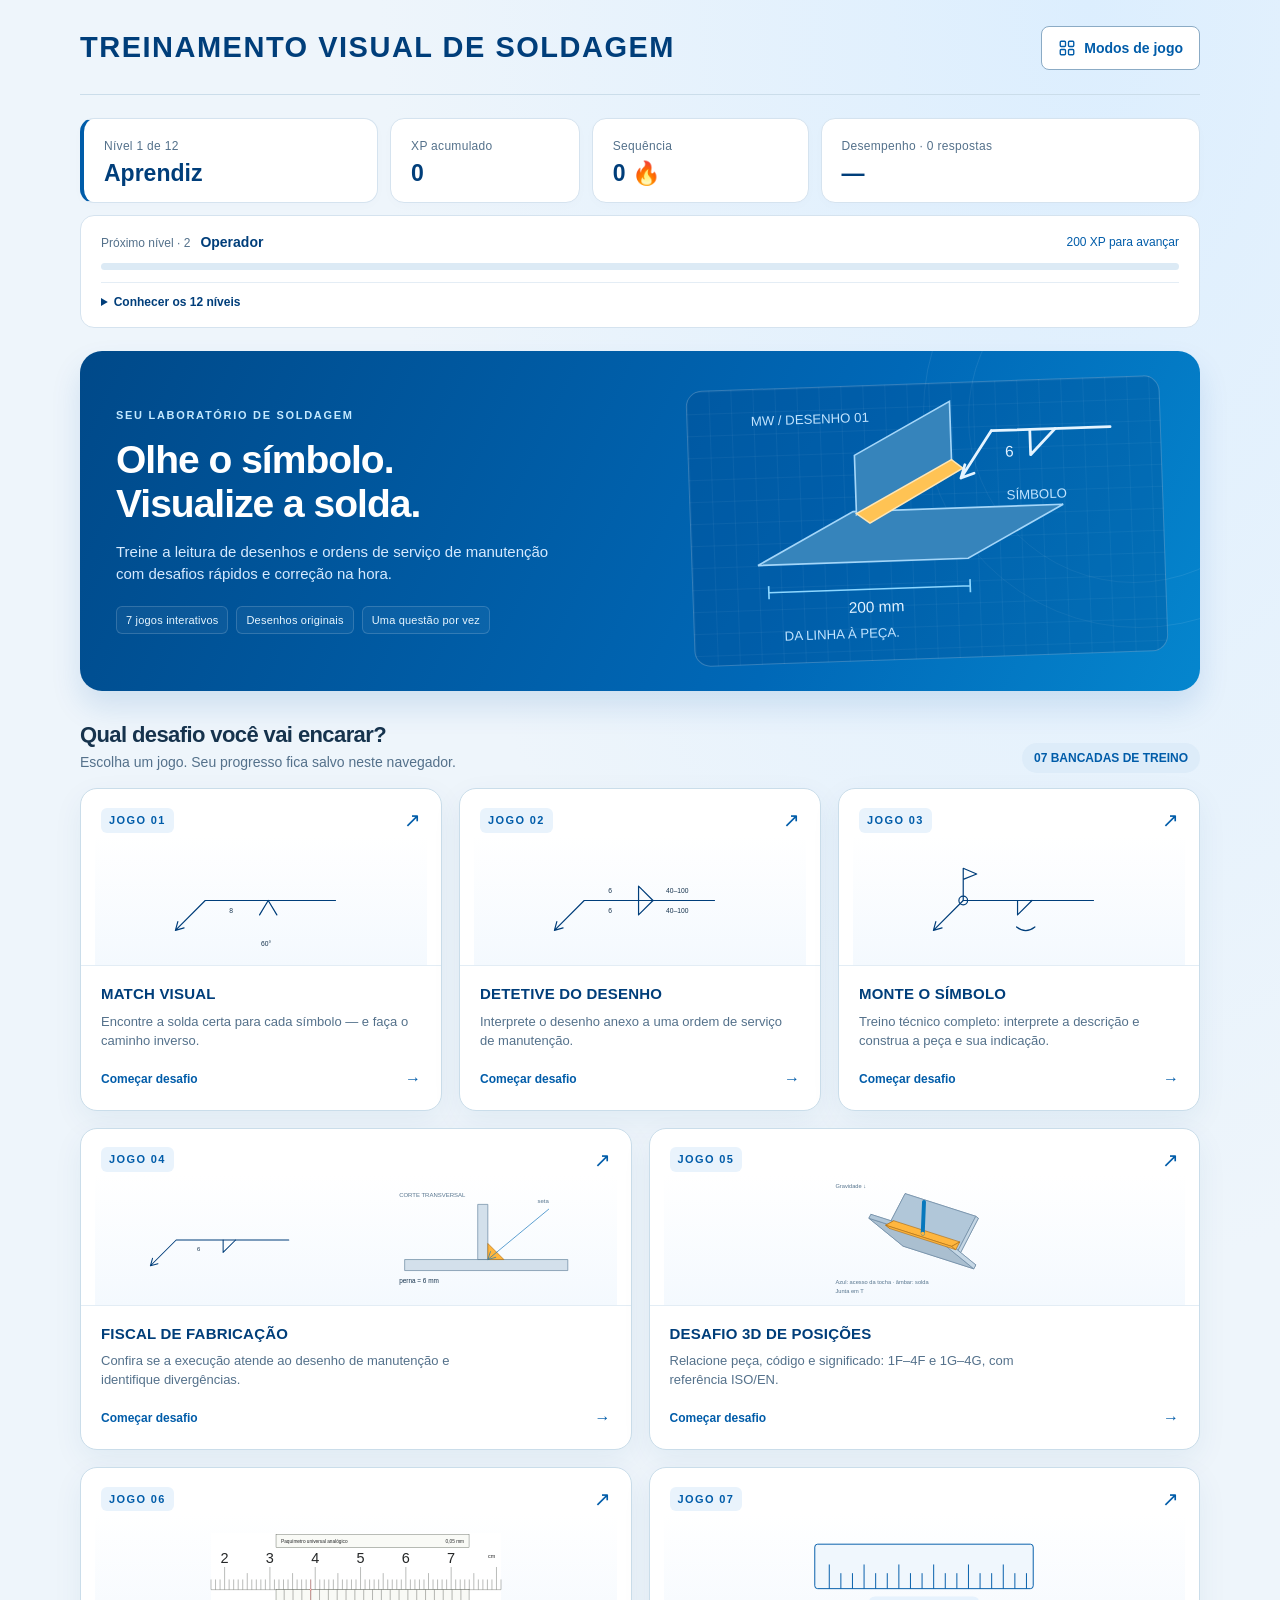
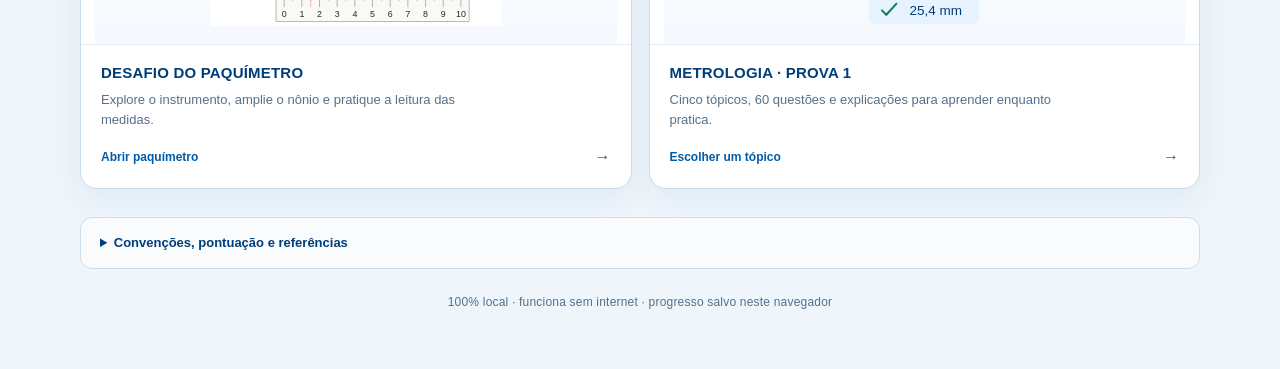
<file: index.html>
<!doctype html>
<html lang="pt-BR">
<head>
<meta charset="utf-8"><meta name="viewport" content="width=device-width,initial-scale=1">
<title>TREINAMENTO VISUAL DE SOLDAGEM</title>
<style>
:root{color-scheme:light;--bg:#eef5fb;--panel:#ffffff;--ink:#16334d;--muted:#54718b;--line:#d5e3ef;--hot:#0068b7;--weld:#ffb63e;--good:#087e55;--bad:#b52e3f;--blue:#005ca9;--blue-deep:#003e7a;--blue-soft:#e6f2fd;--shadow:0 10px 30px #174c7810}
*{box-sizing:border-box}
body{margin:0;background:radial-gradient(ellipse at 85% 0,#dceefe 0,transparent 46%),var(--bg);color:var(--ink);font:16px/1.5 "Segoe UI",Arial,sans-serif}
main{max-width:1180px;margin:auto;padding:26px 30px 42px}
header{display:flex;justify-content:space-between;gap:20px;align-items:center;padding:0 0 24px;border-bottom:1px solid #cbddea}
h1{font-size:29px;line-height:1.1;letter-spacing:1.5px;font-weight:900;margin:0;color:var(--blue-deep)}h1 span{color:var(--blue)}
header small{display:block;margin-top:7px;color:var(--muted);font-size:13px}
h2{font-size:27px;line-height:1.25;letter-spacing:-.6px;margin:0 0 16px;font-weight:750}h3{margin:0;font-size:18px;line-height:1.35}p{margin:8px 0 16px}small,.sub{color:var(--muted)}
button,select{font:inherit;color:inherit;background:var(--panel);border:1px solid #bed4e6;border-radius:12px;padding:12px 18px;cursor:pointer;transition:background .18s,border-color .18s,box-shadow .18s,transform .18s}
button:hover{border-color:var(--blue);background:#f2f8fe;box-shadow:0 3px 12px #0068b715}
button:focus-visible,select:focus-visible{outline:3px solid #249bef;outline-offset:4px}
button:disabled{cursor:default;box-shadow:none;transform:none;opacity:1;color:var(--ink)}
button.primary{background:var(--blue);color:#fff;border-color:var(--blue);font-weight:700;box-shadow:0 5px 14px #0068b722}button.primary:hover{background:var(--blue-deep);border-color:var(--blue-deep)}
#home{font-size:14px;font-weight:650;border-color:#b5d1e8;background:#fff;color:var(--blue-deep);padding:10px 17px}
.stats{display:grid;grid-template-columns:1.1fr .7fr .8fr 1.4fr;gap:12px;margin:23px 0}
.stat{background:var(--panel);padding:14px 20px;border:1px solid var(--line);border-radius:14px;box-shadow:0 3px 12px #16486e04;min-width:0;position:relative;overflow:hidden}
.stat:first-child{border-left:4px solid var(--blue)}.stat small{font-size:12px;letter-spacing:.3px}.stat b{display:block;font-size:23px;line-height:1.25;font-weight:750;color:var(--blue-deep);margin-top:2px}
.eyebrow{text-transform:uppercase;color:var(--blue);letter-spacing:1.7px;font-size:11px;font-weight:800}
.hero{background:linear-gradient(115deg,#004989 0,#0068b7 65%,#0586ce 100%);border-radius:22px;padding:32px 36px;display:grid;grid-template-columns:1.15fr 1fr;gap:28px;align-items:center;overflow:hidden;box-shadow:0 16px 30px #005ca922;position:relative;isolation:isolate;color:#fff}
.hero::before{content:"";position:absolute;width:430px;height:430px;border:1px solid #ffffff15;border-radius:50%;right:-155px;top:-155px;z-index:-1}.hero::after{content:"";position:absolute;width:330px;height:330px;border:1px solid #ffffff15;border-radius:50%;right:-100px;top:-100px;z-index:-1}
.hero .eyebrow{color:#c3e9ff;display:block;margin-bottom:14px}.hero h2{font-size:39px;line-height:1.13;letter-spacing:-1px;max-width:490px;margin-bottom:15px;font-weight:750;color:#fff}.hero p{color:#d5eaff;font-size:15px;max-width:440px;margin-bottom:20px}.hero-tags{display:flex;flex-wrap:wrap;gap:8px}.hero-tags span{border-radius:6px;border:1px solid #ffffff29;color:#e7f6ff;background:#ffffff0b;font-size:11px;padding:5px 9px;letter-spacing:.2px}
.hero-art{border:1px solid #ffffff35;border-radius:16px;background-color:#004b8f55;background-image:linear-gradient(#ffffff0b 1px,transparent 1px),linear-gradient(90deg,#ffffff0b 1px,transparent 1px);background-size:22px 22px;padding:5px;transform:rotate(-2deg);position:relative}.hero-art svg{display:block;width:100%;height:auto}.hero-art text{fill:#e0f1ff}.hero-art .wire{stroke:#e5f4ff}.hero-art .metal{fill:#3684bb;stroke:#a4d6f9}.hero-art .weld{fill:#ffc354;stroke:#ffe6b5}.hero-art .dim{stroke:#8dd7ff}.hero-art .note{fill:#c1e4ff}
.menu-heading{display:flex;align-items:flex-end;justify-content:space-between;gap:16px;margin-top:30px;margin-bottom:15px}.menu-heading h2{font-size:22px;margin:0}.menu-heading p{margin:4px 0 0;font-size:14px;color:var(--muted)}.menu-counter{color:var(--blue);background:#ddecf9;font-size:12px;font-weight:700;padding:6px 12px;border-radius:30px;white-space:nowrap}
.menu{display:grid;grid-template-columns:repeat(6,minmax(0,1fr));gap:17px}
.mode{grid-column:span 2;text-align:left;padding:0;display:flex;flex-direction:column;align-items:stretch;min-width:0;background:#fff;border:1px solid #caddea;border-radius:17px;box-shadow:var(--shadow);overflow:hidden;position:relative}
.mode:nth-child(n+4){grid-column:span 3}.mode:hover{transform:translateY(-4px);border-color:#5ca1d8;box-shadow:0 13px 28px #155e9422;background:#fff}
.mode-head{display:flex;align-items:center;justify-content:space-between;padding:16px 20px 0}.mode-head .num{color:var(--blue);font-size:11px;font-weight:800;letter-spacing:1.4px;background:#e9f3fc;border-radius:6px;padding:4px 8px}.mode-arrow{font-size:20px;color:var(--blue)}
.game-preview{height:130px;overflow:hidden;background:linear-gradient(0deg,#f4f9fe 0,#ffffff 100%);margin:0 14px;display:flex;justify-content:center;align-items:center;color:var(--ink)}
.game-preview>svg{height:125px;width:100%;max-width:290px;display:block}.game-preview.double{gap:4px}.game-preview.double>svg{width:50%;height:108px}.game-preview .note{font-size:13px}.game-preview .wire{stroke:var(--blue-deep)}
.mode-body{border-top:1px solid #e3edf5;padding:18px 20px 19px;display:flex;flex-direction:column;gap:7px;flex:1}.mode h3{color:var(--blue-deep);font-size:15px;letter-spacing:.2px;font-weight:800}.mode small{display:block;font-size:13px;line-height:1.5;color:var(--muted);font-weight:400;max-width:390px}.mode-cta{display:flex;align-items:center;justify-content:space-between;margin-top:9px;font-size:12px;font-weight:750;color:var(--blue)}.mode-cta span:last-child{font-size:16px}
.toolbar{display:flex;justify-content:space-between;align-items:center;gap:12px;flex-wrap:wrap;margin:28px 0 14px}.toolbar small{font-size:12px}.toolbar .eyebrow{background:#dfedfa;border-radius:7px;padding:6px 11px}
.scene{background-color:#fff;background-image:linear-gradient(#0068b705 1px,transparent 1px),linear-gradient(90deg,#0068b705 1px,transparent 1px);background-size:24px 24px;border:1px solid #c8dceb;border-radius:17px;padding:20px;min-width:0;box-shadow:0 5px 20px #19486b06;margin-bottom:20px}
.scene>svg{display:block;width:100%;max-height:315px}.scene h3{font-size:15px;color:var(--blue);margin-bottom:8px}.scene p{font-size:16px}.scene small{font-size:12px}
.choices,.split{display:grid;grid-template-columns:repeat(2,minmax(0,1fr));gap:17px;margin:20px 0}.split{align-items:center}.scene .split{margin:6px 0}.split>div{min-width:0}.split svg{width:100%;display:block}
.choice{padding:15px;text-align:left;position:relative;min-width:0;border:2px solid #d0e0ee;background:#fff;box-shadow:0 3px 14px #1c496b04}.choice:hover:not(:disabled){background:#f3f9ff;border-color:#2284cd;transform:translateY(-2px)}.choice svg{width:100%;display:block;height:192px}.choice .letter{display:inline-block;min-width:29px;text-align:center;border-radius:7px;background:#e6f1fb;color:var(--blue);padding:3px 9px;margin-bottom:8px;font-size:13px;font-weight:800}.choice strong{font-size:13px;display:block;margin-top:8px}.choice.correct{border-color:var(--good);background:#edfbf4;box-shadow:0 0 0 2px #0b915813}.choice.correct strong{color:var(--good)}.choice.wrong{border-color:var(--bad);background:#fff1f3}.choice.wrong strong{color:var(--bad)}
.feedback{border:1px solid #b6dfcb;border-left:5px solid var(--good);background:#f2fbf6;border-radius:14px;padding:23px;margin:24px 0}.feedback.error{border-color:#f0c4cd;border-left-color:var(--bad);background:#fff6f7}.feedback h3{color:var(--good);font-size:20px}.feedback.error h3{color:var(--bad)}.feedback p{max-width:880px}.feedback .compare h3,.feedback>div>div>h3{color:var(--ink);font-size:15px}.feedback svg{max-height:230px;display:block;width:100%}.feedback>.primary{margin-top:12px}
.pills{display:flex;gap:11px;flex-wrap:wrap;margin:18px 0}.pills button{min-width:110px;font-weight:600}.pills .choice .letter{margin:0 6px 0 0}.pills .choice strong{display:inline;margin-left:4px}
.builder{display:grid;grid-template-columns:repeat(3,minmax(0,1fr));gap:17px;background:#fff;border:1px solid var(--line);padding:22px;border-radius:16px;margin:20px 0}.builder label{display:grid;gap:7px;color:#3f6587;font-size:13px;font-weight:650}.builder select{width:100%;color:var(--ink);font-size:15px;background:#f8fbff;border-color:#bfd4e7;min-height:48px}.compare{display:grid;grid-template-columns:1fr 1fr;gap:20px}
svg{overflow:visible;color:var(--ink)}svg text{font-family:"Segoe UI",Arial,sans-serif;fill:var(--ink);font-size:14px}svg .metal{fill:#d3e0eb;stroke:#68869f;stroke-width:1.5}svg .weld{fill:var(--weld);stroke:#ae6d12;stroke-width:1.4}svg .wire{fill:none;stroke:var(--ink);stroke-width:2.5;stroke-linejoin:round;stroke-linecap:round}svg .dim{fill:none;stroke:#1677bc;stroke-width:1.5}svg .note{fill:#56748d;font-size:12px}
.foot{margin-top:24px;font-size:12px;text-align:center;color:var(--muted);letter-spacing:.2px}details{margin-top:28px;border:1px solid #ccdeec;border-radius:12px;padding:15px 19px;background:#ffffffa8;font-size:14px;color:#3e607d}details p{max-width:1000px}summary{cursor:pointer;font-weight:650;color:var(--blue-deep);font-size:13px}details[open] summary{margin-bottom:16px}#reset{font-size:13px;color:var(--bad);border-color:#e6bdc6}a{color:var(--blue);text-underline-offset:3px}.progress{height:6px;background:#dceaf5;border-radius:6px;overflow:hidden;margin-top:12px}.progress i{display:block;height:100%;background:var(--blue)}#toast{color:var(--bad);font-size:14px}#toast:not(:empty){padding:10px 0}
@media(max-width:920px){main{padding:22px}.hero{padding:28px}.hero h2{font-size:34px}.hero-art{transform:none}.stats{grid-template-columns:repeat(4,minmax(0,1fr))}.stat{padding:13px 14px}.stat b{font-size:21px}.mode h3{font-size:14px}.mode-head{padding:14px 15px 0}.mode-body{padding:16px}.game-preview{margin:0 8px}.game-preview>svg{height:115px}}
@media(max-width:720px){main{padding:18px 16px 30px}header{gap:12px;padding-bottom:18px}h1{font-size:25px}header small{font-size:11px}#home{padding:9px 12px;font-size:12px}.stats{grid-template-columns:repeat(2,minmax(0,1fr));gap:9px;margin:17px 0}.stat{padding:11px 14px}.stat b{font-size:21px}.stat small{font-size:11px}.hero{grid-template-columns:1fr;padding:26px;gap:20px;border-radius:17px}.hero h2{font-size:33px;max-width:520px}.hero p{font-size:14px;max-width:100%}.hero-art{max-width:380px;width:100%;justify-self:center}.hero-art svg{max-height:180px}.hero-tags span{font-size:10px}.menu-heading{margin-top:26px}.menu-heading h2{font-size:20px}.menu-heading p{font-size:12px}.menu-counter{font-size:10px;padding:5px 9px}.mode,.mode:nth-child(n+4){grid-column:span 3}.mode:last-child{grid-column:span 6}.mode:last-child .game-preview>svg{max-width:270px}.mode h3{font-size:14px}.mode small{font-size:12px}.game-preview{height:110px}.game-preview>svg{height:103px}.game-preview.double>svg{height:90px}.builder{grid-template-columns:1fr 1fr;padding:17px}.split,.compare{grid-template-columns:1fr}.scene{padding:14px}.split{gap:20px}.choice svg{height:164px}h2{font-size:23px}.toolbar{margin-top:23px}.choices{gap:12px}}
@media(max-width:450px){main{padding:15px 12px 28px}.hero{padding:23px 20px}.hero h2{font-size:30px}.hero-art{max-width:310px}.hero-art svg{max-height:160px}.menu{gap:13px}.mode,.mode:nth-child(n+4){grid-column:span 6}.mode{display:grid;grid-template-columns:105px 1fr;grid-template-rows:auto auto}.mode-head{grid-column:2;grid-row:1;padding:15px 16px 0 0}.game-preview{grid-column:1;grid-row:1/span 2;margin:10px 0 10px 10px;height:100%;align-self:center;background:#f1f7fd;border-radius:10px;min-height:125px}.game-preview>svg{height:auto;width:100%;max-height:135px}.game-preview.double{flex-direction:column;gap:0}.game-preview.double>svg{height:65px;width:100%}.mode-body{grid-column:2;grid-row:2;border:0;padding:10px 16px 15px 12px}.mode h3{font-size:13px}.mode small{font-size:12px}.mode-cta{font-size:11px;margin-top:3px}.menu-counter{display:none}.menu-heading p{max-width:270px}.builder,.choices{grid-template-columns:1fr}.choice svg{height:185px}.feedback{padding:18px}.pills{gap:9px}.pills button{flex:1;min-width:120px}.pills .choice{padding:13px}.stat small{letter-spacing:0}.hero-tags{gap:6px}}
@media(prefers-reduced-motion:reduce){*,*::before,*::after{scroll-behavior:auto!important;transition:none!important;animation:none!important}}

.drawing-note{font-size:13px;color:var(--muted);line-height:1.5;margin:8px 0}.symbol-palette{display:flex;gap:8px;flex-wrap:wrap}.symbol-palette button{padding:7px;width:88px;display:grid;justify-items:center;gap:4px;font-size:12px}.symbol-palette button span{white-space:nowrap}.symbol-palette svg{height:52px;width:100%}.symbol-palette button[aria-pressed="true"]{border-color:var(--blue);background:var(--blue-soft)}

.work-order{margin:0 0 24px;background:#f6faff;border:1px solid #c7ddec;border-left:4px solid var(--blue);border-radius:12px;padding:20px}.os-head{display:flex;justify-content:space-between;gap:16px;align-items:flex-start}.os-head h3{margin:6px 0 0;color:var(--blue-deep);font-size:17px}.os-head .eyebrow{font-size:10px;letter-spacing:1.2px}.os-status{flex-shrink:0;font-size:11px;font-weight:650;background:#e3effb;color:var(--blue-deep);padding:5px 9px;border-radius:6px}.os-data{display:grid;grid-template-columns:1.2fr 1fr 1.2fr;gap:14px;padding:14px 0;margin:12px 0;border-top:1px solid #dbe7f2;border-bottom:1px solid #dbe7f2}.os-data dt{font-size:11px;color:var(--muted);margin-bottom:3px}.os-data dd{font-size:13px;font-weight:600;margin:0;overflow-wrap:anywhere}.os-description h4{font-size:12px;letter-spacing:.2px;color:var(--blue);margin:0 0 5px}.os-description p{font-size:14px;line-height:1.55;margin:0;max-width:1000px}.os-specs h3{font-size:15px}.os-specs ul{padding-left:19px;margin:10px 0 16px}.os-specs li{font-size:14px;line-height:1.55;margin:0 0 10px}.os-specs .os-instruction{font-size:13px;font-weight:600;color:var(--blue);border-top:1px solid var(--line);padding-top:12px;margin-bottom:0}@media(max-width:720px){.os-head{flex-direction:column;gap:8px}.os-data{grid-template-columns:1fr;gap:10px}.work-order{padding:15px}.os-description p{font-size:14px}.os-head h3{font-size:16px}}
.level-progress{grid-column:1/-1;padding:16px 20px;background:#fff;border:1px solid var(--line);border-radius:14px;min-width:0}
.level-progress-head{display:flex;align-items:center;justify-content:space-between;gap:14px}
.level-progress-head>div{display:flex;align-items:baseline;flex-wrap:wrap;gap:6px 10px}
.level-progress-head small{font-size:12px;color:var(--muted)}
.level-progress-head strong{font-size:14px;color:var(--blue-deep)}
.level-progress-head>span{font-size:12px;color:var(--blue);text-align:right}
.level-progress .progress{margin-top:10px;height:7px}
details.level-trail{border:0;border-top:1px solid #e4edf5;border-radius:0;padding:10px 0 0;margin:12px 0 0;background:transparent}
.level-trail summary{font-size:12px}
.rank-grid{list-style:none;padding:0;margin:12px 0 0;display:grid;grid-template-columns:repeat(3,minmax(0,1fr));gap:10px}
.rank-grid li{display:flex;gap:10px;align-items:center;padding:12px;border-radius:9px;border:1px solid var(--line);background:#f7fafd;min-width:0}
.rank-grid li.rank-current{border-color:var(--blue);background:var(--blue-soft)}
.rank-grid li.rank-done{background:#f2fbf6;border-color:#c8e8d7}
.rank-number{color:var(--blue);font-size:13px;font-weight:750;flex-shrink:0}
.rank-grid b{font-size:12px;color:var(--ink);font-weight:650;display:block}
.rank-grid small{font-size:11px;display:block;margin-top:2px}
.rank-mark{margin-left:auto;font-size:13px;color:var(--blue)}
.rank-done .rank-mark{color:var(--good)}
.promotion{padding:12px 15px;background:#e3f1fd;border:1px solid #b1d5ef;color:var(--blue-deep);border-radius:10px;margin-bottom:15px;font-weight:650}
@media(max-width:720px){.rank-grid{grid-template-columns:repeat(2,minmax(0,1fr))}.level-progress{padding:13px 14px}.level-progress-head{align-items:flex-start}.level-progress-head>div{display:grid;gap:3px}}
@media(max-width:450px){.rank-grid{grid-template-columns:1fr}.level-progress-head>span{max-width:120px}.stat b{overflow-wrap:anywhere}}


.max-preview-banner{display:flex;justify-content:space-between;align-items:center;gap:18px;background:#e2f1ff;border:1px solid #a4cde9;border-left:4px solid var(--blue);border-radius:12px;padding:16px 20px;margin-top:22px}.max-preview-banner strong{font-size:13px;color:var(--blue-deep)}.max-preview-banner p{font-size:13px;color:var(--muted);margin:5px 0 0}.max-preview-banner button{font-size:12px;flex-shrink:0}.preview-max-button{font-size:13px;margin-top:14px;color:var(--blue);font-weight:650}@media(max-width:720px){.max-preview-banner{align-items:flex-start;flex-direction:column;padding:15px}.max-preview-banner button{width:100%}}
.position-key{display:flex;gap:9px 20px;flex-wrap:wrap;color:var(--muted);font-size:13px;margin-bottom:18px}.position-key b{color:var(--blue)}
.position-target{display:flex;align-items:center;gap:17px;padding:13px 18px;background:#e9f3fc;border-radius:10px;color:var(--blue-deep);margin-bottom:16px}.position-target>strong{font-size:30px;font-weight:800;flex-shrink:0}.position-target b{font-size:16px}.position-target small{display:block;margin-top:3px;color:var(--muted);font-size:12px}.position-target>span{font-size:14px}
#position-model svg{display:block;width:100%;max-height:320px}
.position-answer-code{font-size:23px;color:var(--blue-deep);display:block!important;margin:3px 0!important}.position-answer-meaning{display:block;font-weight:650;font-size:15px;margin:6px 0}.position-iso{display:block;font-size:12px;color:var(--blue);margin-top:4px}
.position-reference{background:#fff;margin:18px 0;padding:15px 18px}.position-reference summary{font-size:13px}.position-note{font-size:13px!important;line-height:1.5;color:var(--muted)}
.position-table{width:100%;border-collapse:collapse;margin:12px 0;font-size:13px;table-layout:fixed}.position-table caption{text-align:left;font-weight:650;color:var(--blue-deep);padding-bottom:8px}.position-table th,.position-table td{text-align:left;padding:9px 8px;border-bottom:1px solid var(--line);overflow-wrap:anywhere}.position-table thead th{background:var(--blue-soft);font-size:12px;color:var(--blue-deep)}.position-table th:first-child{width:23%}.position-table th:nth-child(2){width:21%}.position-table tbody th{color:var(--blue);font-weight:650}
svg .travel-indicator path{fill:none;stroke:var(--good);stroke-width:3;stroke-linecap:round;stroke-linejoin:round}svg .travel-indicator text{fill:var(--good);font-size:11px;font-weight:650}
@media(max-width:450px){.position-key{font-size:12px;gap:6px 12px}.position-target{padding:12px;gap:12px}.position-target>strong{font-size:26px}.position-target b{font-size:14px}.position-table th,.position-table td{padding:8px 5px;font-size:12px}.position-reference{padding:13px}}

.added-symbol-section{margin-top:24px}.added-symbol-callout{display:flex;justify-content:space-between;align-items:center;gap:20px;padding:22px;border:1px solid #b8d6ec;border-radius:14px;background:#e6f2fd}.added-symbol-callout h3{font-size:18px;color:var(--blue-deep);margin-top:5px}.added-symbol-callout p{font-size:13px;color:var(--muted);max-width:670px;margin-bottom:0}.added-symbol-callout button{flex-shrink:0;font-size:13px}
.added-symbol-library{margin-top:13px;background:#fff}.added-symbol-grid{display:grid;grid-template-columns:repeat(3,minmax(0,1fr));gap:12px;margin-top:18px}.added-symbol-grid button{display:grid;justify-items:center;align-content:start;gap:5px;padding:14px;min-width:0;background:#f8fbff}.added-symbol-grid svg{width:100%;height:76px}.added-symbol-grid b{font-size:14px}.added-symbol-grid small{font-size:11px;color:var(--muted)}.added-symbol-grid button[aria-pressed="true"]{background:#e4f0fb;border-color:var(--blue);box-shadow:0 0 0 1px var(--blue)}
.symbol-study{border-top:1px solid var(--line);margin-top:22px;padding-top:20px}.symbol-study>p{font-size:14px;max-width:900px}.symbol-study h3{color:var(--blue-deep);font-size:18px}.symbol-study h4{font-size:13px;margin:0;color:var(--blue)}.symbol-study svg{width:100%;max-height:280px}.symbol-study>.split{align-items:start}.new-symbol-focus{display:flex;align-items:center;justify-content:space-between;gap:12px;flex-wrap:wrap;padding:10px 14px;background:#e6f1fb;border-radius:9px;margin:16px 0;font-size:13px}.new-symbol-focus button{font-size:12px;padding:7px 11px}.symbol-palette button{width:98px}.symbol-palette button span{white-space:normal;line-height:1.3;text-align:center}
@media(max-width:720px){.added-symbol-callout{align-items:flex-start;flex-direction:column;padding:17px}.added-symbol-grid{grid-template-columns:repeat(2,minmax(0,1fr))}.added-symbol-callout h3{font-size:16px}}@media(max-width:400px){.added-symbol-grid{gap:8px}.added-symbol-grid button{padding:10px}.added-symbol-grid b{font-size:12px}}


.choices .choice svg{height:270px}.choices .choice svg text{font-size:16px}.choices .choice svg .note{font-size:14px}@media(max-width:720px){.choices .choice svg{height:235px}}@media(max-width:450px){.choices .choice svg{height:270px}}
.special-position-view{max-width:540px;margin:0 auto}.special-position-view>svg{display:block;width:100%;max-height:300px}.sp-gravity path{fill:none;stroke:var(--blue);stroke-width:2.5;stroke-linecap:round;stroke-linejoin:round}.sp-gravity text{font-weight:800;fill:var(--blue);font-size:18px}.sp-pass{font-size:18px;font-weight:800;fill:var(--blue-deep)}svg.sp-plan{display:block;width:100%;height:92px!important;margin:-8px 0 0}.sp-plan-note{font-size:11px!important;text-align:center;color:var(--muted);margin:1px 0 8px}.choice .sp-plan-note{font-size:10px!important}.choice:has(.sp-plan)>svg:first-of-type{height:190px}.choice:has(.sp-plan)>svg.sp-plan{height:75px!important}@media(max-width:450px){.special-position-view>svg{max-height:250px}.choice:has(.sp-plan)>svg:first-of-type{height:175px}.choice:has(.sp-plan)>svg.sp-plan{height:66px!important}}

.symbol-palette svg{overflow:visible}.symbol-palette button{width:120px;flex-shrink:0}.symbol-palette svg{height:74px;width:100%}.integrated-content{color:var(--blue-deep);font-weight:650;font-size:13px}.drawing-context{font-size:14px;color:var(--blue-deep);margin-bottom:10px}.added-symbol-callout p{max-width:920px}.joint-reference-grid{display:grid;grid-template-columns:repeat(3,minmax(0,1fr));gap:14px}.joint-reference-grid article{border:1px solid var(--line);border-radius:12px;padding:16px;background:#fff;min-width:0}.joint-reference-grid svg{width:100%;height:180px}.joint-reference-grid h3{font-size:15px;color:var(--blue-deep)}.joint-reference-grid p{font-size:13px;margin-bottom:0}.position-table{width:100%}@media(max-width:720px){.joint-reference-grid{grid-template-columns:repeat(2,minmax(0,1fr))}}@media(max-width:450px){.joint-reference-grid{grid-template-columns:1fr}}
.builder-order{margin:0 0 17px;padding:11px 14px;border:1px solid #d6e4ef;border-radius:10px;background:#f6faff}
.builder-order summary{font-size:12px;font-weight:600;line-height:1.5;color:#426b8b}
.builder-order[open] summary{margin-bottom:13px}
.builder-order .work-order{margin:0}
.builder-joint-palette{display:grid;grid-template-columns:repeat(3,minmax(0,1fr));gap:8px;margin-bottom:16px}
.builder-joint-palette button{min-width:0;padding:7px 8px 11px;display:flex;flex-direction:column;align-items:center;justify-content:start;gap:5px;background:#f8fbfe;border-radius:10px}
.builder-joint-palette button[aria-pressed="true"]{border-color:var(--blue);background:#e3f0fc;box-shadow:inset 0 0 0 1px var(--blue)}
.builder-joint-palette svg{display:block;width:100%;height:74px}
.builder-joint-palette button span{font-size:11px;line-height:1.35;font-weight:650;text-align:center}
.builder-preview-tabs{display:flex;gap:7px;padding:10px 16px;background:#fff;border-bottom:1px solid var(--line)}
.builder-preview-tabs button{flex:1;min-width:0;padding:8px 7px;font-size:12px;border-radius:8px}
.builder-preview-tabs button[aria-pressed="true"]{background:var(--blue);border-color:var(--blue);color:white;font-weight:650}
.construction-drawing{width:100%;min-width:0}
.construction-drawing>svg{display:block;width:100%;height:auto;max-height:330px}
.construction-result h4{font-size:13px;color:var(--blue-deep);margin:9px 0}
.construction-result>section+section{margin-top:16px;padding-top:8px;border-top:1px solid var(--line)}
.construction-result svg{max-height:245px}
@media(max-width:450px){.builder-joint-palette{grid-template-columns:repeat(2,minmax(0,1fr))}.builder-joint-palette button span{font-size:10px}.construction-drawing>svg{max-height:240px}}
.builder-mini-reference{stroke:#90a9bd;stroke-width:1.6;fill:none}
.builder-mobile-submit{display:none}
@media(max-width:720px){.builder-mobile-submit{display:flex;align-items:center;justify-content:space-between;gap:12px;margin-top:15px;padding:15px;background:#fff;border:1px solid var(--line);border-radius:12px}.builder-mobile-submit span{font-size:12px;color:var(--muted)}.builder-mobile-submit button{font-size:13px;padding:11px 14px}}
.symbol-builder{margin:24px 0;color:var(--ink)}
.builder-workspace-head{display:flex;align-items:center;justify-content:space-between;gap:24px;margin-bottom:18px}
.builder-workspace-head h3{font-size:21px;color:var(--blue-deep);margin-top:3px;letter-spacing:-.35px}
.builder-workspace-head p{margin:5px 0 0;color:var(--muted);font-size:13px}
.builder-completion{width:174px;flex-shrink:0;text-align:right}
.builder-completion strong{font-size:13px;color:var(--blue-deep)}
.builder-completion progress{display:block;width:100%;height:7px;margin-top:9px;appearance:none;border:0;border-radius:10px;background:#dbe8f3;overflow:hidden;accent-color:var(--blue)}
.builder-completion progress::-webkit-progress-bar{background:#dbe8f3;border-radius:10px}
.builder-completion progress::-webkit-progress-value{background:var(--blue);border-radius:10px}
.builder-completion progress::-moz-progress-bar{background:var(--blue);border-radius:10px}
.builder-workspace{display:grid;grid-template-columns:minmax(0,1.45fr) minmax(300px,1fr);gap:20px;align-items:start}
.builder-workspace-options{display:grid;gap:16px;min-width:0}
.builder-step{padding:20px;background:#fff;border:1px solid #cbddea;border-radius:15px;min-width:0}
.builder-step-head{display:flex;align-items:flex-start;gap:11px;margin-bottom:17px}
.builder-step-number{display:grid;place-items:center;flex-shrink:0;width:32px;height:32px;border-radius:9px;background:#e7f1fb;color:var(--blue);font-size:12px;font-weight:800}
.builder-step-head h3{font-size:16px;color:var(--blue-deep)}
.builder-step-head p{font-size:12px;line-height:1.5;margin:4px 0 0;color:var(--muted)}
.builder-step-head>small{margin-left:auto;flex-shrink:0;font-size:11px;font-weight:750;color:var(--blue);border:1px solid #d6e5f2;border-radius:20px;padding:3px 8px}
.builder-step.complete .builder-step-number{background:#daf2e6;color:#0a7651}
.builder-step.complete .builder-step-head>small{background:#f0fbf5;color:#0a7651;border-color:#b7ddcb}
.builder-palette-tools{display:flex;align-items:center;justify-content:space-between;gap:10px;flex-wrap:wrap;margin-bottom:11px}
.builder-filters{display:flex;gap:5px;flex-wrap:wrap}
.builder-filters button{padding:6px 9px;border-radius:7px;font-size:11px;line-height:1.3;font-weight:650;background:#f7fafe;border-color:#d7e5f0}
.builder-filters button[aria-pressed="true"]{background:var(--blue);color:#fff;border-color:var(--blue)}
.builder-palette-tools>small{font-size:10px;white-space:nowrap}
.builder-palette{display:grid;grid-template-columns:repeat(5,minmax(0,1fr));gap:7px}
.builder-basic-card{min-width:0;min-height:88px;padding:5px 4px 8px;display:flex;flex-direction:column;justify-content:flex-start;align-items:center;gap:2px;background:#f8fbfe;border:1px solid #d5e3ef;border-radius:9px;color:var(--blue-deep)}
.builder-basic-card svg{width:100%;height:49px;max-width:75px;display:block}
.builder-basic-card span{display:block;font-size:10px;font-weight:650;line-height:1.3;text-align:center;overflow-wrap:anywhere}
.builder-basic-card:hover{border-color:#72a7d0;background:#f0f7fe}
.builder-basic-card[aria-pressed="true"]{border-color:var(--blue);background:#e3f0fc;box-shadow:inset 0 0 0 1px var(--blue)}
.builder-basic-card.is-hidden{display:none!important}
.builder-palette-selection{font-size:11px;margin:10px 0 16px;color:var(--blue);min-height:17px}
.builder-fields{display:grid;grid-template-columns:repeat(2,minmax(0,1fr));gap:14px 12px}
.builder-control{display:flex;flex-direction:column;gap:6px;min-width:0;font-size:12px;font-weight:650;color:#365e7f}
.builder-control>span{line-height:1.4}
.builder-control select{width:100%;min-height:45px;padding:10px 11px;border-radius:9px;background:#f9fbfe;border:1px solid #bed3e4;color:var(--ink);font-size:13px;line-height:1.35;min-width:0}
.builder-control select:focus-visible{outline:3px solid #249bef;outline-offset:2px}
.builder-field-error{display:none;color:var(--bad);font-size:11px;font-weight:500}
.builder-control.missing select{border-color:var(--bad);background:#fff7f8;box-shadow:0 0 0 1px #b52e3f20}
.builder-control.missing .builder-field-error{display:block}
.builder-workspace-preview{position:sticky;top:18px;min-width:0;overflow:hidden;border:1px solid #aacbe3;border-radius:16px;background:#fff;box-shadow:0 8px 23px #164f7a0c}
.builder-preview-head{display:flex;align-items:center;justify-content:space-between;gap:10px;padding:17px 18px;border-bottom:1px solid #dce8f3;background:#f5faff}
.builder-preview-head .eyebrow{font-size:10px;letter-spacing:1.3px}
.builder-draft{font-size:10px;font-weight:650;color:#617c91;white-space:nowrap}
.builder-draft.complete{color:var(--good)}
.builder-canvas{padding:14px 12px;min-height:260px;display:flex;align-items:center;justify-content:center;background-color:#fff;background-image:linear-gradient(#0068b706 1px,transparent 1px),linear-gradient(90deg,#0068b706 1px,transparent 1px);background-size:20px 20px}
.builder-canvas>svg{display:block;width:100%;max-height:310px;height:auto}
.builder-empty{text-align:center;max-width:235px;padding:25px 15px;color:var(--muted)}
.builder-empty-icon{display:grid;place-items:center;width:48px;height:48px;border:1px solid #d3e4f2;border-radius:13px;background:#f1f7fd;margin:0 auto 14px;font-size:29px;color:#4983b0;font-weight:400}
.builder-empty strong{display:block;color:#4b718f;font-size:14px;font-weight:650}
.builder-empty p{font-size:12px;line-height:1.6;margin:7px 0 0}
.builder-preview-footer{border-top:1px solid #dfebf4;padding:15px 18px}
.builder-preview-footer>p{font-size:12px;font-weight:650;line-height:1.5;color:var(--blue-deep);margin:0 0 7px}
.builder-preview-footer>small{display:block;font-size:11px;line-height:1.6;color:var(--muted)}
.builder-workspace-actions{display:grid;gap:9px;padding:0 18px 18px}
.builder-workspace-actions button{width:100%;padding:12px 13px;font-size:13px;border-radius:10px}
.builder-workspace-actions #builder-reset{color:var(--muted);background:#fff;border-color:#d5e2ed;font-size:12px;padding:9px 12px}
.builder-review{margin:20px 0 12px;overflow-x:auto;border:1px solid #cbded2;border-radius:10px;background:#fff}
.feedback.error .builder-review{border-color:#e7cbd1}
.builder-review table{border-collapse:collapse;width:100%;font-size:12px;text-align:left;line-height:1.5;min-width:500px}
.builder-review caption{text-align:left;padding:13px 15px;background:#f7fbf9;font-size:13px;font-weight:750;color:var(--blue-deep);caption-side:top}
.builder-review thead{background:#f4f8fc;color:#476d8c}
.builder-review th,.builder-review td{padding:10px 13px;border-top:1px solid #e0e9f0;vertical-align:top}
.builder-review tbody th{font-weight:600;color:#365c7b;width:26%}
.builder-review tbody tr[data-builder-review="wrong"]{background:#fff4f6}
.builder-review-status{font-size:11px;font-weight:700;white-space:nowrap}
.builder-review-status.correct{color:var(--good)}
.builder-review-status.wrong{color:var(--bad)}
@media(max-width:1050px){.builder-workspace{grid-template-columns:minmax(0,1.35fr) minmax(290px,1fr);gap:15px}.builder-step{padding:17px}.builder-palette{grid-template-columns:repeat(4,minmax(0,1fr))}.builder-palette-tools>small{display:none}.builder-step-head p{font-size:11px}.builder-fields{gap:12px 10px}}
@media(max-width:800px){.builder-workspace{grid-template-columns:minmax(0,1.2fr) minmax(260px,1fr)}.builder-fields{grid-template-columns:1fr}.builder-palette{gap:6px}.builder-basic-card{min-height:84px}.builder-basic-card span{font-size:9px}.builder-step-head{gap:8px}.builder-step-head>small{padding:2px 6px}.builder-step-head p{display:none}.builder-preview-head{padding:15px 13px}.builder-preview-footer{padding:14px}.builder-workspace-actions{padding:0 14px 14px}.builder-canvas{min-height:225px;padding:10px}}
@media(max-width:720px){.symbol-builder{margin-top:21px}.builder-workspace-head{align-items:flex-start;gap:14px}.builder-workspace-head h3{font-size:18px}.builder-workspace-head p{font-size:12px}.builder-completion{width:110px;padding-top:4px}.builder-completion strong{font-size:11px}.builder-workspace{display:flex;flex-direction:column;gap:16px}.builder-workspace-preview{position:static;order:-1;width:100%}.builder-workspace-options{width:100%;gap:14px}.builder-preview-head{padding:13px 17px}.builder-canvas{min-height:170px;padding:8px 15px}.builder-canvas>svg{max-height:220px}.builder-empty{padding:15px;max-width:290px}.builder-empty-icon{width:36px;height:36px;font-size:24px;margin-bottom:9px}.builder-preview-footer{padding:11px 17px}.builder-preview-footer>small{font-size:10px}.builder-workspace-actions{grid-template-columns:1.2fr 1fr;padding:0 17px 14px;align-items:center}.builder-workspace-actions #builder-reset{padding:11px 8px}.builder-step{padding:18px}.builder-step-head p{display:block}.builder-palette{grid-template-columns:repeat(5,minmax(0,1fr));gap:8px}.builder-basic-card{min-height:87px}.builder-basic-card span{font-size:10px}.builder-fields{grid-template-columns:repeat(2,minmax(0,1fr));gap:14px}.builder-palette-tools>small{display:block}}
@media(max-width:450px){.builder-workspace-head{display:block}.builder-completion{display:flex;align-items:center;gap:12px;width:100%;text-align:left;margin-top:12px;padding:0}.builder-completion strong{white-space:nowrap}.builder-completion progress{margin-top:0}.builder-step{padding:15px}.builder-step-head p{font-size:11px}.builder-filters button{padding:6px 8px;font-size:10px}.builder-palette{grid-template-columns:repeat(4,minmax(0,1fr));gap:6px}.builder-palette-tools>small{display:none}.builder-basic-card span{font-size:9px}.builder-fields{grid-template-columns:1fr;gap:12px}.builder-control select{min-height:45px;font-size:14px}.builder-workspace-actions{grid-template-columns:1fr}.builder-workspace-actions #builder-reset{padding:8px}.builder-preview-footer>p{font-size:11px}.builder-canvas>svg{max-height:200px}.builder-review th,.builder-review td{padding:9px 10px}}

.drawing-brief{padding:22px 25px;border:1px solid #c4dbed;border-left:4px solid var(--blue);border-radius:14px;background:#f8fcff;color:var(--ink)}
.drawing-brief>.eyebrow{font-size:10px;letter-spacing:1.4px}
.scene .drawing-brief h3,.drawing-brief h3{font-size:20px;font-weight:750;letter-spacing:-.3px;line-height:1.3;color:var(--blue-deep);margin:5px 0 14px}
.drawing-description{max-width:960px}
.scene .drawing-description p,.drawing-description p{font-size:14px;line-height:1.8;margin:0 0 13px;color:#284b67}
.drawing-description p:last-child{margin-bottom:0}
.scene .drawing-brief-instruction,.drawing-brief-instruction{border-top:1px solid #d7e6f2;padding-top:12px;margin:17px 0 0;font-size:12px;line-height:1.65;color:#53738d}
.construction-drawing{width:100%;min-width:0;display:block}
.construction-drawing>svg{display:block;width:100%;height:auto;max-height:315px}
.construction-reference .note{font-size:12px}
.construction-message{max-width:460px;padding:10px 12px;margin:10px auto 0;border:1px solid #d8e6f1;border-radius:8px;background:#f6faff;font-size:12px;line-height:1.6;color:#52718a;text-align:center}
.construction-placeholder{display:flex;flex-direction:column;align-items:center;justify-content:center;min-height:200px;padding:25px 18px;text-align:center;color:var(--muted)}
.construction-placeholder strong{font-size:14px;font-weight:650;color:#416d8f}
.construction-placeholder p{max-width:270px;font-size:12px;line-height:1.65;margin:8px 0 0;color:var(--muted)}
@media(max-width:720px){.drawing-brief{padding:18px 19px}.scene .drawing-brief h3,.drawing-brief h3{font-size:18px;margin-bottom:11px}.scene .drawing-description p,.drawing-description p{font-size:13px;line-height:1.75;margin-bottom:11px}.scene .drawing-brief-instruction,.drawing-brief-instruction{font-size:11px}.construction-placeholder{min-height:155px;padding:20px 16px}.construction-drawing>svg{max-height:240px}.construction-message{font-size:11px;padding:8px 10px}}
@media(max-width:450px){.drawing-brief{padding:16px 15px;border-left-width:3px}.scene .drawing-description p,.drawing-description p{font-size:12px;line-height:1.8}.scene .drawing-brief h3,.drawing-brief h3{font-size:17px}.construction-placeholder strong{font-size:13px}.construction-placeholder p{font-size:11px}.construction-drawing>svg{max-height:215px}}

.anatomy-context{max-width:880px;margin:0 auto 4px}.anatomy-context p{font-size:13px;color:var(--muted);margin:5px 0 0}.scene .anatomy-diagram{display:block;width:100%;max-height:440px;margin:0 auto}.anatomy-diagram .anatomy-token{font-size:22px;font-weight:700;fill:var(--ink)}.anatomy-diagram .anatomy-tail-token{font-size:15px}.anatomy-diagram .anatomy-guide{fill:none;stroke:var(--muted);stroke-width:1.5;stroke-dasharray:3 3}.anatomy-focus rect{fill:#138ce412;stroke:#0078d2;stroke-width:2.5;stroke-dasharray:6 4}.anatomy-focus circle{fill:#0078d2;stroke:#fff;stroke-width:2}.anatomy-focus text{fill:#fff;font-size:13px;font-weight:800}.anatomy-label rect{fill:#e3f1fc;stroke:#aad0ec;stroke-width:1}.anatomy-label text{font-size:19px;font-weight:750;fill:var(--blue-deep)}.anatomy-theory{stroke:#617889;stroke-width:2;stroke-dasharray:7 5;fill:none}.anatomy-face{stroke:#986418;stroke-width:2;fill:none}.anatomy-leg{stroke:#497f9d;stroke-width:1.7;fill:none}.anatomy-throat{stroke:#4d6c81;stroke-width:2;fill:none;stroke-dasharray:5 3}.anatomy-convexity{stroke:#7d6b37;stroke-width:2;fill:none}.anatomy-root{fill:var(--blue-deep)}.anatomy-toe{fill:#986418}.anatomy-selected-line{stroke:#0078d2;stroke-width:5;stroke-linecap:round;fill:none}.feedback .anatomy-diagram{width:100%;max-height:350px}.feedback .anatomy-label text{font-size:19px}@media(max-width:600px){.scene .anatomy-diagram{min-height:235px}.anatomy-context p{font-size:12px}.anatomy-diagram .anatomy-label text{font-size:21px}}

.tail-process{font-weight:750}.tail-reference{font-size:13px}
.mode[data-mode="6"] .cp-menu-preview svg{width:100%;height:auto;max-height:135px}.caliper-game{padding-top:14px;--cp-blue:#005ca9;--cp-muted:#586777;--cp-line:#c5cbd1}.caliper-game .cp-game-shell{height:calc(100dvh - 125px);min-height:480px;display:flex;flex-direction:column;gap:8px;padding:12px;background:#fff;border:0;border-radius:0;color:#18232f;box-sizing:border-box}.caliper-game .cp-game-top{display:flex;align-items:center;justify-content:space-between;gap:12px;flex-shrink:0;position:sticky;top:0;background:#fff;z-index:5}.caliper-game .cp-game-top h2{font-size:22px;line-height:1.2;margin:0;color:#18232f;letter-spacing:-.3px}.caliper-game .cp-game-top h2:focus{outline:0}.caliper-game .cp-game-top p{font-size:12px;line-height:1.4;color:var(--cp-muted);margin:4px 0 0}.cp-top-actions{display:flex;gap:5px;align-items:center;flex-wrap:wrap;justify-content:flex-end}.caliper-game .cp-button{font:600 12px/1.3 "Segoe UI",Arial,sans-serif;min-height:32px;padding:7px 11px;border:1px solid #aeb7c0;border-radius:4px;box-shadow:none;background:#f9fafb;color:#223243;cursor:pointer;white-space:nowrap}.caliper-game .cp-button:hover{background:#eaf1f6;border-color:#6b8eaa;transform:none;box-shadow:none}.caliper-game .cp-button.primary{background:#0068b7;border-color:#005c9f;color:#fff}.caliper-game .cp-button.primary:hover{background:#004f8e}.caliper-game button:disabled{cursor:default;opacity:.6}.caliper-game .cp-config{margin:0;padding:3px 0;border:0;border-top:1px solid #dce0e4;border-radius:0;background:#fff;flex-shrink:0}.caliper-game .cp-config summary{font-size:11px;line-height:1.4;color:var(--cp-muted);margin:0;cursor:pointer}.caliper-game .cp-config[open] summary{margin-bottom:8px}.cp-config form{display:grid;grid-template-columns:repeat(6,minmax(0,1fr));gap:8px;align-items:end;padding-bottom:5px}.cp-config label{font-size:11px;font-weight:600;color:#3b4d5f;min-width:0}.caliper-game .cp-config select{display:block;width:100%;font-size:12px;padding:6px;margin-top:4px;border:1px solid #bbc3cc;border-radius:4px;min-height:32px;background:#fff}.cp-config form>.cp-button{grid-column:span 2}.caliper-game .cp-config-note{grid-column:1/-1;font-size:10px;line-height:1.5;color:#617184;margin:0}.cp-scale-toolbar{display:flex;align-items:center;justify-content:space-between;gap:8px;flex-shrink:0;min-height:30px}.cp-scale-toolbar>span{font-size:12px;color:#44576a}.cp-zoom{display:flex;align-items:center;justify-content:flex-end;gap:5px;flex-wrap:wrap}.caliper-game .cp-zoom>button{min-height:29px;padding:3px 8px;border-radius:3px;border:1px solid #b3bbc3;font-size:14px;background:#fff}.cp-zoom label{display:flex;align-items:center;gap:5px;font-size:11px;color:#516172;white-space:nowrap}.caliper-game .cp-zoom select{font-size:11px;padding:4px 6px;border-radius:3px;min-height:28px;width:76px;background:#fff}.cp-scale-stage{flex:0 1 auto;min-height:180px;max-height:min(52dvh,520px);overflow:auto;overscroll-behavior:contain;border:0;background:#fff;scrollbar-width:thin;scrollbar-color:#aab5bd #f4f5f6;position:relative}.cp-scale-stage:focus-visible{outline:3px solid #2987d0;outline-offset:2px}.cp-scale-canvas{width:100%;min-width:960px;line-height:0}.cp-scale-canvas>svg{display:block;width:100%;height:auto;max-height:none}.cp-scale-stage [data-caliper-slider]{touch-action:none;user-select:none;-webkit-user-select:none}.cp-reading .cp-scale-stage [data-caliper-slider]{touch-action:auto!important;cursor:default!important}.cp-answer-line,.cp-free-line{display:flex;align-items:center;justify-content:space-between;gap:12px;flex-shrink:0;padding-top:4px}.cp-answer-line form,.cp-free-line form{display:flex;align-items:center;gap:8px;flex-wrap:wrap;margin:0;min-width:0}.cp-answer-line label,.cp-free-line label{font-size:15px;font-weight:700;color:#27394b}.cp-answer-input{display:flex;align-items:center;border:1px solid #9ca9b4;border-radius:4px;background:#fff;min-width:0}.cp-answer-input:focus-within{outline:2px solid #2888d244;border-color:#1672b7}.caliper-game input[type="text"]{font:600 21px/1.2 Consolas,"Segoe UI",monospace;color:#172d42;padding:7px 10px;border:1px solid #aab6c1;border-radius:4px;min-height:37px;max-width:100%;box-sizing:border-box;background:#fff;width:155px}.caliper-game .cp-answer-input input{border:0;outline:0;width:150px}.cp-answer-input>span{font-size:12px;color:#536679;padding-right:9px}.cp-answer-input input:disabled{background:#f1f3f5}.cp-counters{display:flex;align-items:stretch;gap:5px;flex-shrink:0}.cp-counters>div{min-width:56px;min-height:44px;border:1px solid #c3c9ce;border-radius:3px;display:flex;flex-direction:column;align-items:center;justify-content:center;padding:3px 6px;background:#f7f8f9;box-sizing:border-box}.cp-counters span{font-size:10px;line-height:1.2;color:#5b6b79}.cp-counters strong,.cp-counters output{font:700 18px/1.3 Consolas,"Segoe UI",monospace;color:#25384b;white-space:nowrap}.cp-counters .cp-correct{background:#eff9f2;border-color:#a3c9ad}.cp-counters .cp-correct strong{color:#176c36}.cp-counters .cp-wrong{background:#fff2f2;border-color:#ddb3b3}.cp-counters .cp-wrong strong{color:#ad3c3c}.caliper-game .cp-error,.caliper-game .cp-status,.caliper-game .cp-storage-note,.caliper-game .cp-hint-text{font-size:12px;line-height:1.5;margin:0;flex-shrink:0}.caliper-game .cp-error{color:#ad283e}.caliper-game .cp-error:empty,.caliper-game .cp-status:empty{display:none}.caliper-game .cp-status{color:#486783}.caliper-game .cp-hint-text{color:#755c24;padding:5px 8px;background:#fff8e6;border:1px solid #e9d7a8}.cp-movement{display:flex;align-items:center;justify-content:center;gap:5px;flex-wrap:wrap;flex-shrink:0}.caliper-game .cp-movement>button{font-size:12px;min-width:30px;min-height:29px;padding:4px 7px;border-radius:3px;border:1px solid #b1bcc4;background:#f7f9fa}.cp-movement>span{font-size:10px;color:#5c7181;padding:0 4px}.cp-contact.yes{color:#15703d!important;font-weight:700}.cp-free-reading{display:flex;align-items:center;gap:6px;flex-wrap:wrap}.cp-free-reading output{font:700 21px Consolas,monospace;min-width:104px;color:#1b3a53;white-space:nowrap}.cp-feedback{border-top:2px solid #5fa976;padding-top:7px;flex-shrink:0}.cp-feedback.review{border-top-color:#c48a3c}.cp-feedback>div:first-child{display:flex;align-items:center;gap:8px;flex-wrap:wrap}.cp-feedback strong{font-size:14px;color:#1e7341}.cp-feedback.review strong{color:#945e1c}.cp-feedback>div>span{font-size:13px;color:#344d61}.cp-feedback .cp-reading-steps{margin-top:5px}.cp-reading-steps{display:flex;gap:4px 12px;flex-wrap:wrap;font-size:12px;line-height:1.5;color:#496277}.cp-reading-steps>span:not(:last-child):after{content:" ·"}.cp-storage-note{color:#945e1c}.cp-summary-shell .cp-result{flex:1;display:flex;flex-direction:column;align-items:center;justify-content:center;gap:14px;text-align:center;padding:20px 8px;min-height:0}.cp-result h3{font-size:22px;color:#26394a;margin:0}.cp-result>strong{font:800 66px/1.15 "Segoe UI",Arial,sans-serif;color:#075f9e}.cp-result>strong>small{font-size:25px}.caliper-game .cp-result>p{font-size:16px;margin:0;color:#4e6578}.cp-result>div{display:flex;gap:10px;flex-wrap:wrap;justify-content:center}.caliper-game .cp-result-review{width:min(680px,100%);font-size:12px;text-align:left;margin:6px 0 0;padding:9px 12px;border:1px solid #c7cfd6;border-radius:4px}.cp-result-review summary{font-size:12px}.cp-table-wrap{overflow:auto;max-height:280px;margin-top:8px}.cp-table-wrap table{border-collapse:collapse;width:100%;font-size:12px}.cp-table-wrap th,.cp-table-wrap td{padding:7px;border-bottom:1px solid #dce2e7;text-align:left}.cp-sr{position:absolute;width:1px;height:1px;padding:0;margin:-1px;overflow:hidden;clip:rect(0,0,0,0);white-space:nowrap;border:0}.caliper-game:fullscreen,.caliper-game.cp-fullscreen-fallback{display:block;box-sizing:border-box;width:100vw!important;height:100vh;height:100dvh;max-width:none!important;max-height:none!important;margin:0!important;padding:8px!important;overflow:auto;background:#fff}.caliper-game.cp-fullscreen-fallback{position:fixed!important;inset:0!important;z-index:2147483000}.caliper-game::backdrop{background:#fff}.caliper-game:fullscreen>.cp-game-shell,.caliper-game.cp-fullscreen-fallback>.cp-game-shell{height:100%;min-height:0;box-sizing:border-box}.caliper-game:fullscreen .cp-game-top,.caliper-game.cp-fullscreen-fallback .cp-game-top{top:-1px}
@media(max-width:1050px){.cp-answer-line{flex-wrap:wrap}.cp-config form{grid-template-columns:repeat(3,minmax(0,1fr))}.cp-counters{margin-left:auto}.cp-answer-line form{flex:1}.cp-game-top h2{font-size:20px}}
@media(max-width:650px){.caliper-game{padding-top:10px}.caliper-game .cp-game-shell{height:calc(100dvh - 110px);min-height:485px;padding:8px;gap:7px}.caliper-game .cp-game-top{align-items:flex-start;gap:6px;flex-wrap:wrap}.caliper-game .cp-game-top>div:first-child{flex:1;min-width:180px}.caliper-game .cp-game-top h2{font-size:19px}.caliper-game .cp-game-top p{font-size:10px}.cp-top-actions{gap:4px}.caliper-game .cp-top-actions .cp-button{font-size:10px;min-height:29px;padding:5px 7px}.cp-config form{grid-template-columns:repeat(2,minmax(0,1fr))}.cp-config label{font-size:10px}.caliper-game .cp-config select{font-size:11px}.cp-scale-toolbar{align-items:center;gap:5px}.cp-scale-toolbar>span{font-size:10px;max-width:150px;line-height:1.4}.cp-zoom{gap:3px}.cp-zoom label{font-size:10px;gap:3px}.caliper-game .cp-zoom select{width:67px;padding:3px;font-size:10px}.caliper-game .cp-zoom>button{padding:3px 6px;min-height:27px}.cp-scale-stage{min-height:170px;max-height:42dvh}.cp-answer-line,.cp-free-line{gap:7px;flex-wrap:wrap;align-items:stretch}.cp-answer-line form,.cp-free-line form{width:100%;gap:6px}.cp-answer-line label,.cp-free-line label{width:100%;font-size:14px}.cp-answer-input{flex:1}.caliper-game .cp-answer-input input{width:100%;min-width:60px;font-size:21px}.caliper-game .cp-button{font-size:11px;padding:6px 8px;min-height:33px}.cp-counters{width:100%;margin:0;gap:4px}.cp-counters>div{flex:1;min-width:0;min-height:39px;padding:3px}.cp-counters span{font-size:9px}.cp-counters strong,.cp-counters output{font-size:16px}.cp-reading-steps{font-size:10px;gap:3px 7px}.cp-feedback>div>span{font-size:11px}.cp-feedback strong{font-size:13px}.cp-feedback>div:first-child{gap:6px}.cp-free-reading{width:100%;justify-content:space-between}.cp-free-reading output{font-size:20px}.cp-movement{gap:3px}.caliper-game .cp-movement>button{font-size:10px;padding:4px 6px;min-height:28px}.cp-movement>span{font-size:9px}.cp-result h3{font-size:20px}.cp-result>strong{font-size:58px}.caliper-game .cp-result>p{font-size:13px}.caliper-game:fullscreen,.caliper-game.cp-fullscreen-fallback{padding:4px!important}.caliper-game:fullscreen>.cp-game-shell,.caliper-game.cp-fullscreen-fallback>.cp-game-shell{min-height:0;height:100%}}
#stats[hidden],#preview-notice[hidden],main>details[hidden]{display:none!important}
.cp-config .cp-model-label{grid-column:1/-1;margin:0;padding:3px 0;font-size:12px;line-height:1.5;color:#3b4d5f}
/* Keep the answer immediately below the instrument on one white surface. */
.caliper-game .cp-game-shell{height:auto;min-height:0;padding:8px 0;border:0;border-radius:0;box-shadow:none}.caliper-game .cp-scale-stage{flex:0 1 auto;height:auto;min-height:0;max-height:calc(100dvh - 240px);border:0}.caliper-game:fullscreen>.cp-game-shell,.caliper-game.cp-fullscreen-fallback>.cp-game-shell{height:auto!important;min-height:0!important}.caliper-game .cp-reading .cp-scale-canvas{min-width:100%!important}@media(max-width:650px){.caliper-game .cp-scale-stage{max-height:calc(100dvh - 300px)}.caliper-game .cp-game-shell{padding:6px 0}}
/* One continuous workspace for the full, manipulable universal caliper. */
.caliper-game .cp-game-shell.cp-free{height:calc(100dvh - 125px);min-height:480px;gap:7px}.caliper-game:fullscreen>.cp-free,.caliper-game.cp-fullscreen-fallback>.cp-free{height:100%!important;min-height:0!important}.cp-free .cp-config:not([open]){display:none}.caliper-game .cp-free .cp-scale-stage{flex:1 1 auto;min-height:180px;max-height:none;overflow:auto}.cp-free-instrument .cp-canvas-fit{height:100%}.cp-free-instrument .cp-canvas-fit>svg{height:100%!important;width:100%}.cp-free .cp-scale-toolbar{min-height:31px}.cp-free .cp-free-line{flex-direction:row-reverse;gap:10px;align-items:center;padding-top:0}.cp-free .cp-free-reading{gap:8px;justify-content:flex-end}.cp-free .cp-free-reading output{font:500 clamp(30px,3.6vw,54px)/1.1 "Segoe UI",Arial,sans-serif;color:#8b1010;min-width:180px;letter-spacing:-1px}.cp-free .cp-free-line form{gap:6px}.cp-free .cp-free-line label{font-size:11px;font-weight:500}.caliper-game .cp-free #cp-jump{font-size:17px;min-height:32px;width:123px;padding:5px 8px}.cp-free .cp-movement{gap:4px}.cp-free #cp-live-explanation:empty,.cp-free #cp-feedback:empty{display:none}.caliper-game .cp-icon{display:inline-block;position:relative;vertical-align:-2px;flex-shrink:0;box-sizing:border-box;margin-right:3px}.caliper-game .cp-icon-search{width:12px;height:12px;border:1.6px solid currentColor;border-radius:50%;margin-right:6px}.cp-icon-search:after{content:"";position:absolute;right:-5px;bottom:-3px;width:6px;height:1.6px;background:currentColor;transform:rotate(45deg);transform-origin:left center}.caliper-game .cp-icon-eye{width:17px;height:11px;border:1.5px solid currentColor;border-radius:70% 20%;transform:rotate(45deg);margin-right:4px}.cp-icon-eye:after{content:"";position:absolute;left:5px;top:2px;width:4px;height:4px;border:1px solid currentColor;border-radius:50%}.cp-eye-button[aria-pressed="true"] .cp-icon-eye:before{content:"";position:absolute;left:6px;top:-4px;height:17px;border-left:1.5px solid currentColor}
@media(max-width:1000px){.cp-free .cp-free-line{flex-wrap:wrap}.cp-free .cp-free-reading output{min-width:145px}.cp-free .cp-free-line #cp-readout{margin-left:auto}.cp-free .cp-free-line form{margin-right:auto}}
@media(max-width:650px){.caliper-game .cp-game-shell.cp-free{height:calc(100dvh - 110px);min-height:490px;gap:5px}.cp-free .cp-scale-toolbar{flex-wrap:wrap;gap:4px}.cp-free .cp-scale-toolbar>span{max-width:none;flex:1;font-size:10px}.cp-free .cp-zoom{gap:3px}.caliper-game .cp-free .cp-scale-stage{min-height:160px}.cp-free .cp-free-line{flex-direction:column;align-items:stretch;gap:6px}.cp-free .cp-free-line #cp-readout{margin:0}.cp-free .cp-free-reading{justify-content:center;flex-wrap:nowrap;gap:6px}.cp-free .cp-free-reading output{font-size:30px;min-width:0;margin-right:auto;letter-spacing:-.6px}.cp-free .cp-free-reading .cp-button{font-size:10px;padding:5px 6px}.cp-free .cp-free-line form{margin:0;justify-content:center;flex-wrap:nowrap;width:100%;gap:5px}.cp-free .cp-free-line label{width:auto;font-size:10px;white-space:nowrap}.caliper-game .cp-free #cp-jump{width:110px;font-size:16px}.cp-free .cp-movement{gap:3px}.cp-free .cp-movement>span{font-size:9px}.caliper-game .cp-free .cp-top-actions .cp-free-button{font-size:11px}}
@media(max-height:500px) and (min-width:651px){.caliper-game .cp-game-shell.cp-free{min-height:430px}.cp-free .cp-game-top h2{font-size:17px}.cp-free .cp-game-top p{font-size:10px}.cp-free .cp-free-reading output{font-size:30px}.caliper-game .cp-free .cp-scale-stage{min-height:170px}}
@media(max-width:650px) and (orientation:portrait){.caliper-game .cp-free-instrument .cp-scale-stage{flex:0 0 auto;height:calc((100vw - 16px)*3/7);min-height:0}}
/* A fixed, proportional close-up follows the same moving vernier. */
.cp-free-focus .cp-canvas-fit{height:100%}.cp-free-focus .cp-canvas-fit>svg{height:100%!important;width:100%;overflow:hidden!important}.caliper-game .cp-free-focus .cp-scale-stage{flex:0 0 auto;height:clamp(220px,calc(100dvh - 264px),680px);min-height:0;overflow:hidden}
.caliper-game .cp-free .cp-status{display:block;min-height:18px}
.caliper-game .cp-position-task{flex-wrap:wrap;gap:12px 20px;padding:12px 0;border-top:1px solid #dce0e4}.cp-position-target{display:flex;align-items:center;gap:12px;flex-wrap:wrap}.cp-position-target>span{font-size:13px;color:#44576a}.cp-position-target>strong{font:400 28px/1.2 "Segoe UI",Arial,sans-serif;color:#18232f;white-space:nowrap}.cp-position-target small{font-size:15px;font-weight:400}.caliper-game .cp-position-task .cp-button{min-height:42px}
.caliper-game .cp-modes-button{display:inline-flex;align-items:center;justify-content:center;gap:7px;min-height:44px;padding:9px 13px;border:1px solid #8bb2d3;border-radius:6px;background:#fff;color:#005ca9;font-size:12px}.caliper-game .cp-modes-button:hover{background:#eef6fc;border-color:#337eb8}.caliper-game .cp-modes-button:focus-visible{outline:3px solid #2987d0;outline-offset:2px}.cp-modes-button .modes-icon{display:block;flex:0 0 18px;width:18px;height:18px}.cp-config .cp-config-session-action{grid-column:1/-1;justify-self:start}
@media(max-width:650px) and (orientation:portrait){.caliper-game .cp-free-focus .cp-scale-stage{flex:0 0 auto;height:clamp(220px,45dvh,420px);min-height:0}}

.metrology-game{margin-top:26px;min-width:0}
.mt-game{color:var(--ink);animation:mt-appear .2s ease-out}
.mt-game button{font-size:14px;min-height:44px;letter-spacing:0}
.mt-game button:hover{transform:none}
.mt-intro{background:linear-gradient(110deg,#e4f2fe,#f8fcff);border:1px solid #bfd9ed;border-radius:18px;padding:28px 32px}
.mt-intro h2{color:var(--blue-deep);font-size:36px;margin:8px 0 12px;letter-spacing:-.6px}
.mt-intro p{max-width:740px;font-size:15px;color:#466680;margin-bottom:20px}
.mt-intro-meta{display:flex;gap:8px;flex-wrap:wrap}.mt-intro-meta>span{background:#fff;border:1px solid #cce0f0;border-radius:6px;padding:5px 10px;font-size:12px;color:var(--blue-deep)}
.mt-section-heading{display:flex;justify-content:space-between;align-items:center;gap:12px;margin:28px 0 14px}.mt-section-heading h3{font-size:20px;color:var(--blue-deep)}.mt-section-heading small{font-size:12px}
.mt-topics{display:grid;grid-template-columns:repeat(2,minmax(0,1fr));gap:14px}
.mt-game .mt-topic{display:flex;align-items:flex-start;text-align:left;gap:14px;padding:22px;background:#fff;border:1px solid #c8dceb;border-radius:14px;box-shadow:0 4px 14px #174c7806}
.mt-topic:last-child{grid-column:1/-1}.mt-topic:hover{border-color:#4b99d3;background:#f9fcff}
.mt-topic-number{display:grid;place-items:center;width:38px;height:38px;flex:0 0 38px;border-radius:9px;background:#e8f3fd;color:var(--blue);font-size:13px;font-weight:700;letter-spacing:.5px}
.mt-topic-content{display:flex;flex:1;min-width:0;flex-direction:column;gap:8px}.mt-topic-content>strong{font-size:16px;font-weight:650;color:var(--blue-deep)}.mt-topic-content>span{font-size:13px;line-height:1.5;color:var(--muted)}
.mt-topic-arrow{color:var(--blue);font-size:19px;padding-top:3px}.mt-topic-progress{display:flex;justify-content:space-between;gap:8px;margin-top:8px}.mt-topic-progress span{font-size:11px}
.mt-progress-track{display:block;height:5px;border-radius:4px;background:#dfebf5;overflow:hidden}.mt-progress-track i{display:block;background:#137abc;height:100%;border-radius:4px;transition:width .2s}
.mt-resume,.mt-all{display:flex;justify-content:space-between;align-items:center;gap:20px;border:1px solid #c8dceb;border-radius:12px;background:#fff;padding:18px 22px;margin-top:18px}.mt-resume strong,.mt-all strong{font-size:14px;color:var(--blue-deep)}.mt-resume small{display:block;font-size:12px;margin-top:4px}.mt-resume button,.mt-all button{flex-shrink:0}.mt-all{background:#f7fbff;margin-top:20px}.mt-all p{margin:5px 0 0;font-size:13px;color:var(--muted)}
.mt-question-head{display:flex;align-items:center;gap:18px;margin-bottom:14px;font-size:13px;color:var(--muted)}.mt-question-head>span:nth-child(2){flex:1}.mt-question-count{color:var(--blue-deep);white-space:nowrap;font-weight:600}.mt-game .mt-back{background:#fff;padding:8px 13px;border-radius:8px;min-height:38px;color:var(--blue)}
.mt-scoreline{display:flex;gap:20px;font-size:12px;color:var(--muted);margin:12px 0 20px}.mt-scoreline>span:last-child{margin-left:auto}.mt-score-correct{color:var(--good)}
.mt-question{padding:28px 30px;background:#fff;border:1px solid #c8dceb;border-radius:17px;box-shadow:var(--shadow)}
.mt-question h2{font-size:24px;line-height:1.45;font-weight:650;letter-spacing:-.3px;margin:12px 0 24px;max-width:960px}.mt-question h2:focus{outline:none}
.mt-help-row{display:flex;align-items:center;gap:12px;flex-wrap:wrap;margin:20px 0 16px}.mt-help-row small{font-size:12px}.mt-game .mt-learn-button{display:inline-flex;align-items:center;gap:10px;padding:8px 13px;border:1px solid #9dc8e9;background:#edf7ff;color:var(--blue-deep);border-radius:9px;font-weight:600}.mt-learn-button>span:first-child{border:1px solid #72acd3;width:19px;height:19px;border-radius:50%;font-size:12px;display:grid;place-items:center}
.mt-learn-panel{background:#f2f8fe;border:1px solid #c5def0;border-left:3px solid #157cbf;border-radius:9px;padding:22px 24px;margin-bottom:20px;font-size:14px;line-height:1.7}.mt-learn-panel h3{font-size:18px;color:var(--blue-deep);margin:7px 0 12px}.mt-learn-panel p{margin-bottom:12px}.mt-learn-panel ol{padding-left:22px;margin:0 0 14px}.mt-learn-panel li+li{margin-top:7px}.mt-learn-panel a{display:block;font-size:13px;margin-top:10px}.mt-learn-panel>small{display:block;font-size:11px;margin-top:16px}.mt-video{font-weight:600}
.mt-options{display:grid;gap:10px}.mt-game .mt-option{display:flex;align-items:center;gap:14px;text-align:left;padding:14px 17px;border:1px solid #c9dce9;border-radius:10px;background:#fff;min-height:58px;font-weight:400;line-height:1.5}.mt-game .mt-option:hover:not(:disabled){border-color:#187ec2;background:#f4f9ff;box-shadow:0 2px 8px #005ca90b}.mt-option>span:nth-child(2){flex:1;min-width:0}.mt-letter{display:grid;place-items:center;width:29px;height:29px;flex:0 0 29px;border-radius:6px;background:#edf4fa;color:#386b93;font-size:12px;font-weight:600}.mt-game .mt-option-correct{background:#f0fbf5;border-color:#63ac88;color:#185d40}.mt-game .mt-option-wrong{background:#fff5f6;border-color:#d58c97;color:#8c2c3c}.mt-option-label{font-size:11px;white-space:nowrap}.mt-answer-note{color:var(--muted);font-size:12px;margin:15px 0 0}
.mt-feedback{border:1px solid #b8ddc9;border-left:4px solid var(--good);border-radius:10px;background:#f4fbf7;padding:20px 23px;margin-top:22px}.mt-feedback>strong{color:var(--good);font-size:17px}.mt-feedback p{font-size:14px;margin:10px 0 16px}.mt-feedback>small{display:block;margin-bottom:15px;font-size:12px}.mt-feedback-error{border-color:#e5bac3;border-left-color:var(--bad);background:#fff7f8}.mt-feedback-error>strong{color:var(--bad)}
.mt-result{background:#fff;border:1px solid #c8dceb;border-radius:18px;text-align:center;padding:40px 30px}.mt-result h2{color:var(--blue-deep);font-size:29px;margin:12px 0 6px}.mt-result>p{font-size:14px;color:var(--muted);max-width:650px;margin:12px auto 22px}.mt-result-percent{font-size:70px;color:var(--blue);font-weight:700;line-height:1.3;margin:24px 0 12px}.mt-result-percent>span{font-size:28px;font-weight:500}.mt-result-stats{display:flex;justify-content:center;flex-wrap:wrap;gap:12px;margin-bottom:24px}.mt-result-stats>span{background:#f0f7fc;border:1px solid #d7e6f1;border-radius:9px;padding:10px 18px;font-size:13px;color:var(--muted)}.mt-result-stats strong{color:var(--blue-deep);font-size:17px;margin-right:4px}.mt-result-actions{display:flex;justify-content:center;gap:10px;flex-wrap:wrap}.mt-storage-notice{font-size:12px;color:#9a4b10;padding:12px}
@keyframes mt-appear{from{opacity:.5;transform:translateY(3px)}to{opacity:1;transform:none}}
@media(prefers-reduced-motion:reduce){.mt-game{animation:none}.mt-progress-track i{transition:none}}
@media(max-width:720px){.mt-topics{grid-template-columns:1fr}.mt-intro{padding:22px}.mt-intro h2{font-size:30px}.mt-section-heading{align-items:flex-start;flex-direction:column;gap:4px}.mt-game .mt-topic{padding:18px;gap:12px}.mt-topic-content>strong{font-size:15px}.mt-resume,.mt-all{align-items:flex-start;flex-direction:column;gap:14px}.mt-question-head{flex-wrap:wrap;gap:10px}.mt-question-head>span:nth-child(2){order:3;flex-basis:100%}.mt-question-count{margin-left:auto}.mt-question{padding:21px 18px}.mt-question h2{font-size:20px}.mt-learn-panel{padding:18px}.mt-option-label{white-space:normal;max-width:60px}.mt-result{padding:30px 20px}.mt-result-actions{flex-direction:column}.mt-topic-progress{flex-wrap:wrap;gap:2px 10px}}

/* A single, consistent destination for choosing another game. */
.modes-icon{display:block;width:18px;height:18px;flex:0 0 18px;color:inherit}
#home.modes-button{display:inline-flex;align-items:center;justify-content:center;gap:8px;min-height:44px;padding:10px 16px;border:1px solid #8babc5;border-radius:8px;background:#fff;color:#005ca9;font:650 14px/1.2 "Segoe UI",Arial,sans-serif;white-space:nowrap;box-shadow:none;transition:background-color .15s,border-color .15s}
#home.modes-button:hover{background:#edf5fc;border-color:#005ca9;transform:none;box-shadow:none}
#home.modes-button:focus-visible{outline:3px solid #2288d0;outline-offset:3px}
#home.modes-button[hidden]{display:none!important}
@media(max-width:650px){#home.modes-button{padding:10px 12px;font-size:12px}}

</style>
</head>
<body>
<main><header><div><h1>TREINAMENTO VISUAL DE SOLDAGEM</h1></div><button id="home" class="modes-button" type="button" aria-label="Modos de jogo" title="Escolher outro jogo"><svg class="modes-icon" xmlns="http://www.w3.org/2000/svg" width="18" height="18" viewBox="0 0 24 24" fill="none" stroke="currentColor" stroke-width="1.8" aria-hidden="true" focusable="false"><rect x="3" y="3" width="7" height="7" rx="1.3"/><rect x="14" y="3" width="7" height="7" rx="1.3"/><rect x="3" y="14" width="7" height="7" rx="1.3"/><rect x="14" y="14" width="7" height="7" rx="1.3"/></svg><span>Modos de jogo</span></button></header><div id="preview-notice" aria-live="polite"></div><div id="stats" class="stats"></div><section id="app"></section><div id="toast" role="status"></div><details><summary>Convenções, pontuação e referências</summary><p>Convenção usada: AWS A2.4, linha de referência única; abaixo = lado da seta, acima = lado oposto. Dimensões em milímetros. Desenhos originais, esquemáticos e sem escala. F = filete; G = solda em chanfro/topo. As posições representam chapas e a orientação em relação à gravidade.</p><p>+20 XP por acerto, com bônus de sequência de até +20. São 12 níveis, de Aprendiz (0 XP) até Referência Técnica (14.500 XP). Consulte a trilha acima para ver todas as faixas. A dificuldade sobe conforme os acertos em cada modo. Erros geram uma questão de reforço sobre o mesmo elemento.</p><p>O triângulo indica filete, não o tipo de junta. A garganta teórica de um filete de pernas iguais a 90° é aproximadamente 0,707 × perna. Face da raiz e ângulo individual de bisel são cotados no detalhe da junta; não possuem um símbolo básico próprio. Passo é a distância entre centros dos trechos.</p><p>Backing (material de apoio) aparece como retângulo; solda de apoio/reverso usa semicírculo aberto; melt-through usa semicírculo preenchido e requer penetração com reforço visível no reverso. Não confundir tamanho efetivo E com profundidade de preparação S em S(E).</p><p>Referências: <a href="https://app.aws.org/mwf/attachments/64/225364/AWSWeldSymbolchart.pdf" target="_blank" rel="noopener">quadro AWS A2.4</a> · <a href="https://contenthub.itwwelding.com/api/public/content/miller-electric-mfg-llc/how-to-guide/52bb4e-welding-symbol-chart.pdf" target="_blank" rel="noopener">Quadro de símbolos AWS/Miller</a> · <a href="https://www.millerwelds.com/-/media/miller-electric/import/posters/file/welding-positions-poster-261666.pdf" target="_blank" rel="noopener">posições — Miller</a> · <a href="https://weldcalc.ssab.com/sisStandards/ISO%206947.pdf" target="_blank" rel="noopener">ISO 6947 — posições e sentidos de avanço</a>. Os símbolos de aresta e canto flangeados da biblioteca são identificados como referências de desenhos legados. Terminologia de estudo; para fabricação, siga a norma e o desenho aplicáveis.</p><button id="reset">Apagar meu progresso</button></details><p class="foot">100% local · funciona sem internet · progresso salvo neste navegador</p></main>
<script>

'use strict';
const $=s=>document.querySelector(s), app=$('#app');
const KEY='moto-work-v1';
if('scrollRestoration' in history)history.scrollRestoration='manual';
let state={xp:0,total:0,right:0,streak:0,master:{},seen:{}},storage=true;
try{const saved=JSON.parse(localStorage.getItem(KEY));if(saved&&typeof saved.xp==='number'&&saved.master&&saved.seen)state={...state,...saved};}catch(e){storage=false;}
let mode=0,q=null,locked=false,retry=null,detect=null,lastId='',serial=0;
const names=['','MATCH VISUAL','DETETIVE DO DESENHO','MONTE O SÍMBOLO','FISCAL DE FABRICAÇÃO','DESAFIO 3D DE POSIÇÕES'];
const levels=['Aprendiz','Operador','Técnico','Profissional','Especialista','Especialista Avançado','Analista de Desenhos','Inspetor de Simbologia','Mestre de Simbologia','Mestre em Manutenção','Mentor Técnico','Referência Técnica'];
const thresholds=[0,200,600,1200,2000,3000,4200,5600,7200,9000,11500,14500];
let previewActive=false,personalProgress=null,maxPreviewFirst=false;
const maxPreviewRequested=typeof location!=='undefined'&&new URLSearchParams(location.search).get('nivel')==='maximo';
function enterMaxPreview(){
  if(!previewActive){
    personalProgress={...state,master:{...state.master},seen:{...state.seen}};
    state={...state,xp:thresholds[thresholds.length-1],total:0,right:0,streak:0,master:{1:44,2:44,3:44,4:44,5:44},seen:{}};
    previewActive=true;
  }
  maxPreviewFirst=true;stats();start(3);
}
function exitMaxPreview(){
  if(!previewActive)return;
  state=personalProgress;
  try{const latest=JSON.parse(localStorage.getItem(KEY));if(latest&&typeof latest.xp==='number'&&latest.master&&latest.seen)state={...state,...latest};}catch(e){}
  personalProgress=null;previewActive=false;maxPreviewFirst=false;
  if(typeof location!=='undefined')try{const url=new URL(location.href);url.searchParams.delete('nivel');history.replaceState(null,'',url.href);}catch(e){}
  menu();
}
function renderPreviewNotice(){
  $('#preview-notice').innerHTML=previewActive?'<div class="max-preview-banner"><div><strong>PRÉVIA · NÍVEL 12 — REFERÊNCIA TÉCNICA</strong><p>14.500 XP demonstrativos · dificuldade máxima. As respostas desta prévia não alteram seu progresso salvo.</p></div><button type="button" id="exit-preview">Voltar ao meu progresso</button></div>':'';
  const back=$('#exit-preview');if(back)back.onclick=exitMaxPreview;
  $('#reset').disabled=previewActive;
}

function levelIndex(xp=state.xp){let i=0;while(i+1<thresholds.length&&xp>=thresholds[i+1])i++;return i;}
function stats(){
  const current=levelIndex(),last=current===levels.length-1,next=thresholds[current+1];
  const percent=last?100:Math.max(0,Math.min(100,100*(state.xp-thresholds[current])/(next-thresholds[current])));
  $('#stats').innerHTML=`<div class="stat"><small>Nível ${current+1} de ${levels.length}</small><b>${levels[current]}</b></div><div class="stat"><small>XP acumulado</small><b>${state.xp}</b></div><div class="stat"><small>Sequência</small><b>${state.streak} 🔥</b></div><div class="stat"><small>Desempenho · ${state.total} respostas</small><b>${state.total?Math.round(100*state.right/state.total)+'%':'—'}</b></div><section class="level-progress" aria-label="Progressão de níveis"><div class="level-progress-head"><div><small>${last?'Trilha concluída':'Próximo nível · '+(current+2)}</small><strong>${last?'Referência Técnica':levels[current+1]}</strong></div><span>${last?(previewActive?'Nível máximo em demonstração':'Maior nível alcançado'):(next-state.xp)+' XP para avançar'}</span></div><div class="progress" role="progressbar" aria-label="Progresso até o próximo nível" aria-valuemin="0" aria-valuemax="100" aria-valuenow="${Math.round(percent)}"><i style="width:${percent.toFixed(2)}%"></i></div><details class="level-trail"><summary>Conhecer os ${levels.length} níveis</summary><ol class="rank-grid">${levels.map((name,i)=>`<li class="${i===current?'rank-current':i<current?'rank-done':'rank-locked'}"${i===current?' aria-current="step"':''}><span class="rank-number">${String(i+1).padStart(2,'0')}</span><span><b>${name}</b><small>${thresholds[i].toLocaleString('pt-BR')} XP · ${i===current?'nível atual':i<current?'alcançado':'a conquistar'}</small></span><span class="rank-mark" aria-hidden="true">${i<current?'✓':i===current?'●':'○'}</span></li>`).join('')}</ol><button type="button" class="preview-max-button" id="preview-max-button">Experimentar o nível máximo</button></details></section>`;
  renderPreviewNotice();
  const previewButton=$('#preview-max-button');if(previewButton)previewButton.onclick=enterMaxPreview;
  if(!storage)$('#toast').textContent='Armazenamento indisponível: o progresso dura enquanto esta página estiver aberta.';
}

const pick=a=>a[Math.floor(Math.random()*a.length)];function shuffle(a){const r=[...a];for(let i=r.length-1;i>0;i--){const j=Math.floor(Math.random()*(i+1));[r[i],r[j]]=[r[j],r[i]];}return r;}
const line=(d,c='wire')=>`<path class="${c}" d="${d}"/>`,txt=(x,y,t,c='')=>`<text x="${x}" y="${y}" class="${c}">${t}</text>`;
function svg(content,label='Desenho técnico',box='0 0 440 240'){return `<svg viewBox="${box}" role="img" aria-label="${label}">${content}</svg>`;}
function save(){try{if(!previewActive)localStorage.setItem(KEY,JSON.stringify(state));}catch(e){storage=false;}stats();}
const grooveNames=['Reto','V','X','Bisel','K','U','Duplo U','J','Duplo J'];
const addedWeldTypes=['V flangeado','Bisel flangeado','Aresta flangeada','Canto flangeado','Tampão','Ponto','Costura','Reverso','Revestimento'];
const addedWeldInfo={
  'V flangeado':{name:'V flangeado',aliases:['Flare-V'],definition:'Solda no encontro de duas superfícies convexas. As curvas do símbolo representam a geometria das peças, não uma preparação em U.',dimensionLabel:'Tamanho efetivo E',sideRule:'seta'},
  'Bisel flangeado':{name:'½ V flangeado',aliases:['Bisel flangeado','Flare-bevel'],definition:'Solda entre uma superfície convexa e outra plana. O símbolo tem uma linha reta e uma curva; não deve ser confundido com a preparação em J.',dimensionLabel:'Tamanho efetivo E',sideRule:'seta'},
  'Aresta flangeada':{name:'Aresta flangeada',aliases:['Flange-edge'],definition:'Indicação de união de duas bordas flangeadas, presente em referências e desenhos legados. Compare o detalhe das chapas dobradas antes de interpretar a solda.',dimensionLabel:'Dimensão da solda de aresta',sideRule:'seta',legacy:true},
  'Canto flangeado':{name:'Canto flangeado',aliases:['Flange-corner'],definition:'Indicação de união entre uma borda flangeada e outra reta, encontrada em desenhos legados. Não é o símbolo de chanfro de meio V flangeado.',dimensionLabel:'Dimensão da solda de aresta',sideRule:'seta',legacy:true},
  'Tampão':{name:'Solda tampão',aliases:['Plug weld'],definition:'O metal preenche um furo em uma das chapas para ligá-la à peça sobreposta. O retângulo também pode representar rasgo; o detalhe circular deste exercício define tampão.',dimensionLabel:'Diâmetro do furo',sideRule:'seta'},
  'Ponto':{name:'Solda a ponto',aliases:['Spot weld'],definition:'Regiões discretas de fusão unem as chapas na interface, sem um furo preenchido. Neste exemplo de resistência, o círculo fica centrado na linha e não distingue lado.',dimensionLabel:'Diâmetro da região fundida',sideRule:'neutro'},
  'Costura':{name:'Solda por costura',aliases:['Seam weld'],definition:'Uma faixa contínua de fusão une as chapas. O círculo com duas linhas paralelas distingue costura de ponto; a linha de referência passa pelo centro neste exemplo.',dimensionLabel:'Largura da solda',sideRule:'neutro'},
  'Reverso':{name:'Solda no reverso',aliases:['Back weld'],definition:'Um passe é executado no lado oposto após a solda principal. O semicírculo aberto também pode indicar solda de apoio; a sequência informada distingue o reverso de outras aplicações.',dimensionLabel:'Sem dimensão neste exemplo',sideRule:'seta'},
  'Revestimento':{name:'Solda de revestimento',aliases:['Surfacing'],definition:'O metal de adição forma uma camada sobre uma superfície. A indicação não solicita a união de duas peças e usa o símbolo abaixo da linha de referência.',dimensionLabel:'Espessura adicionada',sideRule:'seta'}
};
const allWeldFamilies=['Filete',...grooveNames,...addedWeldTypes];

function addedGlyph(type){
  const paths={
    'V flangeado':'M18 0 Q18 30 -12 30 M24 0 Q24 30 54 30',
    'Bisel flangeado':'M0 0 V34 M8 0 Q8 30 40 30',
    'Aresta flangeada':'M12 0 V16 Q12 32 0 38 M24 0 V16 Q24 32 36 38',
    'Canto flangeado':'M0 0 V38 M12 0 V16 Q12 32 36 38',
    'Tampão':'M0 0 H36 V26 H0 Z',
    'Ponto':'M36 0 A18 18 0 1 1 0 0 A18 18 0 1 1 36 0',
    'Costura':'M36 0 A18 18 0 1 1 0 0 A18 18 0 1 1 36 0 M-7 -9 H43 M-7 9 H43',
    'Reverso':'M0 0 A18 18 0 0 0 36 0',
    'Revestimento':'M0 0 A15 15 0 0 0 30 0 A15 15 0 0 0 60 0'
  };
  return paths[type]?line(paths[type]):null;
}
function addedSymbol(c){
  const type=c.type;if(!addedWeldTypes.includes(type))return null;
  const meta=addedWeldInfo[type],center=meta.sideRule==='neutro';
  const sign=c.side==='oposto'?-1:1;
  let s=line('M42 192 L104 130 H375 M42 192 l5 -18 M42 192 l18 -5');
  if(type==='Reverso'){
    s+=`<g transform="translate(217 130)">${line('M0 30 L18 0 L36 30')}</g><g transform="translate(217 130) scale(1 -1)">${addedGlyph(type)}</g>`;
    s+=txt(24,241,'Semicírculo: executar após a solda principal','note');
    s+=txt(300,91,'2 APÓS 1','note');
  }else{
    s+=`<g transform="translate(217 130) scale(1 ${center?1:sign})">${addedGlyph(type)}</g>`;
    if(c.size!==undefined&&c.size!=='')s+=txt(151,center?162:sign>0?155:114,['V flangeado','Bisel flangeado'].includes(type)?'('+c.size+')':c.size);
  }
  if(c.field)s+=line('M104 130 V63 L132 75 L104 86');
  if(c.all)s+='<circle cx="104" cy="130" r="9" class="wire"/>';
  if(c.count)s+=txt(223,center?185:sign>0?183:78,'('+c.count+')');
  if(type==='Costura'&&c.length)s+=txt(280,162,c.length+(c.pitch?'–'+c.pitch:''));
  if(c.contour){const cy=130+sign*57;s+=line(c.contour==='Plano'?`M217 ${cy} h38`:c.contour==='Convexo'?`M217 ${cy} Q236 ${cy+sign*14} 255 ${cy}`:`M217 ${cy+sign*8} Q236 ${cy-sign*8} 255 ${cy+sign*8}`);if(c.finish)s+=txt(228,cy+sign*23,c.finish);}
  s+=weldingTail(c);
  if(meta.legacy)s+=txt(24,241,'Símbolo de desenho legado · bordas flangeadas','note');
  if(type==='Tampão')s+=txt(24,241,'Detalhe: furo circular na chapa '+(c.side==='oposto'?'oposta à seta':'do lado da seta'),'note');
  return svg(s,'Indicação de soldagem com símbolo básico e linha de referência',c.process||c.tail?'0 0 555 260':'0 0 440 260');
}




// Learning stages depend on correct answers in this mode, independently of XP.
const trainingStages=[
  {name:'Primeiras juntas',min:0,types:['Filete','Reto'],joints:['T','Topo'],sides:['seta'],codes:['1F','1G']},
  {name:'Juntas e lados',min:4,types:['Filete','Reto','V','Bisel'],joints:['T','Topo','Canto','Sobreposta'],sides:['seta','oposto','ambos'],codes:['1F','1G','2F','2G']},
  {name:'Medidas e distribuição',min:8,types:['Filete','Reto','V','Bisel'],joints:['T','Topo','Canto','Sobreposta'],sides:['seta','oposto','ambos'],codes:['1F','1G','2F','2G']},
  {name:'Novas famílias',min:16,types:['Filete','Reto','V','Bisel','X','K','U','J','Tampão','Ponto','Costura'],joints:['T','Topo','Canto','Sobreposta'],sides:['seta','oposto','ambos'],codes:['1F','1G','2F','2G','3F','3G']},
  {name:'Leitura avançada',min:28,types:['Filete','Reto','V','Bisel','X','K','U','J','Duplo U','Duplo J','Tampão','Ponto','Costura','V flangeado','Bisel flangeado','Reverso','Revestimento'],joints:['T','Topo','Canto','Sobreposta','Superfícies curvas','Curva/plano','Superfície'],sides:['seta','oposto','ambos'],codes:['1F','1G','2F','2G','3F','3G','4F','4G']},
  {name:'Leitura completa',min:44,types:allWeldFamilies,joints:['T','Topo','Canto','Sobreposta','Superfícies curvas','Curva/plano','Superfície','Borda'],sides:['seta','oposto','ambos'],codes:['1F','1G','2F','2G','3F','3G','4F','4G']}
];
function trainingStage(m=mode){
  const correct=Math.max(0,Number(state.master[m])||0);
  if(Number(m)===3)return {...trainingStages[5],name:'Construção técnica completa',tier:5,correct,next:null,technical:true};
  let tier=0;while(tier+1<trainingStages.length&&correct>=trainingStages[tier+1].min)tier++;
  const stage=trainingStages[tier];
  return {...stage,tier,correct,next:trainingStages[tier+1]?.min??null};
}
function difficultyFor(m=mode){return trainingStage(m).tier;}
function availableWeldTypes(m=mode){return [...trainingStage(m).types];}
function availableJointTypes(m=mode){return [...trainingStage(m).joints];}
function availablePositionCodes(m=mode){return [...trainingStage(m).codes];}
function unlockedSpecialTypes(m=mode){return specialWeldTypes().filter(t=>availableWeldTypes(m).includes(t));}
function trainingProgressText(m=mode){const s=trainingStage(m);if(s.technical)return 'Treino técnico · parâmetros completos desde o início';const left=s.next===null?null:s.next-s.correct;return `Etapa ${s.tier+1}/6 · ${s.name}${left===null?'':` · ${left} ${left===1?'acerto':'acertos'} para avançar`}`;}
function configAllowed(c,m=mode){
  const s=trainingStage(m),type=c.type||'Filete',joint=c.joint||(type==='Filete'?'T':'Topo');
  if(!s.types.includes(type)||!s.joints.includes(joint))return false;
  if(s.tier===0&&(c.side&&c.side!=='seta'))return false;
  if(s.tier<2&&(c.length||c.pitch||c.contour||c.field||c.root||c.angle))return false;
  if(s.tier<3&&(c.finish||c.all))return false;
  if(s.tier<4&&(c.backing||c.melt||c.backWeld||c.removable))return false;
  return true;
}
function bankAllowed(b,m=mode){
  const s=trainingStage(m);
  if(s.tier===0)return !!b.beginner;
  if(b.config)return configAllowed(b.config,m)&&b.views.every(c=>configAllowed(c,m));
  if(b.kind==='cut')return s.types.includes(b.answer);
  if(b.id.startsWith('junta-'))return s.joints.includes(b.answer);
  const required=b.id.startsWith('lado-')?1:/^(contorno-|campo$|length$|pitch$|gap$|continuous$|size$|root$|face$|angle$|bevel$|throat)/.test(b.id)?2:/^(all$|acab-|garganta-)/.test(b.id)?3:4;
  return s.tier>=required;
}
function progressiveConfig(){
  if(previewActive&&maxPreviewFirst){maxPreviewFirst=false;return {type:'V',joint:'Topo',side:'seta',size:8,length:0,pitch:0,contour:'Plano',finish:'G',field:true,all:false,backing:true,melt:false,root:3,face:2,angle:60};}
  const stage=trainingStage(),tier=stage.tier,mix=mixFor();
  const pool=stage.types.filter(t=>!isSpecialWeld({type:t}));
  const turn=mix.configTurn||0;mix.configTurn=turn+1;
  const type=tier===0?pool[turn%pool.length]:(Math.random()<.45?'Filete':pick(pool));
  const fillet=type==='Filete',doubled=['X','K','Duplo U','Duplo J'].includes(type);
  const joint=fillet?nextJoint():'Topo';
  const c={type,joint,side:tier===0?'seta':doubled?'ambos':joint==='Canto'?'seta':pick(['seta','oposto',...(fillet?['ambos']:[])]),size:pick(tier===0?[4,6]:[4,5,6,8,10]),length:0,pitch:0,contour:'',finish:'',field:false,all:false,backing:false,melt:false};
  if(tier>=2){
    if(fillet&&Math.random()<.6){c.length=pick([30,40,50,60]);c.pitch=pick([80,100,120,150]);}
    c.contour=pick(fillet?['Plano','Convexo','Côncavo']:['','Plano','Convexo']);
    c.field=Math.random()<.3;
    if(!fillet&&type!=='Reto'){c.root=pick([2,3,4]);if(['V','Bisel','X','K'].includes(type))c.angle=pick([45,60,70]);}
  }
  if(tier>=3){if(c.contour)c.finish=pick(['','G','M']);if(fillet&&joint==='T'&&!c.length)c.all=Math.random()<.3;}
  if(tier>=4&&!fillet&&!doubled&&type!=='Reto'){c.backing=Math.random()<.5;c.melt=!c.backing;}
  return c;
}

// Each mode has its own rotation; reinforcement never advances it.
const modeMix={};
function mixFor(m=mode){return modeMix[m]||(modeMix[m]={turn:0,types:[],last:''});}
function chooseSpecialWeld(m=mode){
  if(retry)return false;
  const mix=mixFor(m);
  const turn=mix.turn++;
  return unlockedSpecialTypes(m).length>0&&turn%(m===5?3:2)===0;
}
function nextSpecialType(m=mode){
  const mix=mixFor(m);
  const allowed=unlockedSpecialTypes(m),signature=allowed.join('|');
  if(!allowed.length)return null;
  if(!mix.types.length||mix.typeSignature!==signature){
    mix.typeSignature=signature;mix.types=shuffle(allowed);
    if(mix.types.length>1&&mix.types[0]===mix.last)[mix.types[0],mix.types[1]]=[mix.types[1],mix.types[0]];
  }
  mix.specialCount=(mix.specialCount||0)+1;
  return mix.last=mix.types.shift();
}
function nextPositionTask(){const mix=mixFor(5);return (mix.positionTurn=(mix.positionTurn||0)+1)-1;}
function nextSpecialPositionTask(type){const mix=mixFor(5),tasks=mix.tasks||(mix.tasks={});return ((tasks[type]=(tasks[type]||0)+1)-1)%3;}
function nextJoint(m=mode){
  const mix=mixFor(m);
  const allowed=availableJointTypes(m).filter(j=>['T','Canto','Sobreposta'].includes(j)),signature=allowed.join('|');
  if(!mix.joints?.length||mix.jointSignature!==signature){mix.joints=shuffle(allowed);mix.jointSignature=signature;}
  return mix.joints.shift();
}
function installAddedWeldCases(){
  for(const type of ['Filete','Reto'])for(const size of [4,6]){
    const c={type,joint:type==='Filete'?'T':'Topo',side:'seta',size,length:0,pitch:0};
    const other=type==='Filete'?'Reto':'Filete';
    pairCase('primeiros-'+type+'-'+size,0,c,[{...c,size:size+2},{...c,size:size+4},{...c,type:other,joint:other==='Filete'?'T':'Topo'}],`Comece pelo tipo de solda e pela dimensão: ${type==='Filete'?'filete na junta em T':'chanfro reto na junta de topo'}, com ${size} mm, no lado da seta.`);
    Object.assign(bank[bank.length-1],{beginner:true,targetType:type});
  }
  for(const type of addedWeldTypes){
    const m=specialWeldMetadata(type);
    const sizes=m.sizes.length?m.sizes:[undefined];
    for(const size of sizes)for(const side of m.sides){
      const c={type,joint:m.joint,side,...(size===undefined?{}:{size})};
      const otherTypes=specialTypeDistractors(type,false);
      const alternatives=[];
      if(size!==undefined)alternatives.push({...c,size:m.sizes.find(x=>x!==size)});
      if(m.sides.length>1)alternatives.push({...c,side:m.sides.find(x=>x!==side)});
      for(const other of otherTypes){
        if(alternatives.length===3)break;
        const otherMeta=specialWeldMetadata(other);
        alternatives.push(otherMeta?{type:other,joint:otherMeta.joint,side:otherMeta.sides[0],...(otherMeta.sizes.length?{size:otherMeta.sizes[0]}:{})}:{type:other,joint:other==='Filete'?'T':'Topo',side:'seta',size:6});
      }
      const sideNote=m.sideRule==='selectable'?` ${side==='seta'?'Abaixo da linha: lado da seta.':'Acima da linha: lado oposto.'}`:m.sideRule==='neutro'?' O símbolo fica centralizado na linha, sem distinção de lado neste exemplo.':'';
      pairCase('integrado-'+type+'-'+side+'-'+(size??'sequencia'),0,c,alternatives,`${m.definition}${sideNote}${size===undefined?'':` ${m.dimensionLabel}: ${size} mm.`}`);
      Object.assign(bank[bank.length-1],{added:true,targetType:type});
    }
  }
  // A basic symbol alone does not select a joint. A joint-specific prompt supplies the missing drawing context.
  for(const joint of ['T','Canto','Sobreposta'])for(const side of joint==='Canto'?['seta']:['seta','oposto','ambos'])for(const size of [4,6,8]){
    const c={type:'Filete',joint,side,size};
    const alternatives=[{...c,size:size+2},{...c,contour:'Convexo'},{type:'V',joint:'Topo',side:'seta',size}];
    // A contour unspecified by the project cannot serve as a wrong alternative.
    alternatives[1]=joint==='Canto'?{...c,size:size+4}:{...c,side:side==='seta'?'oposto':'seta'};
    pairCase('junta-'+joint+'-'+side+'-'+size,0,c,alternatives,`O detalhe solicita junta ${joint==='T'?'em T':joint==='Canto'?'de canto':'sobreposta'}. Compare a disposição das peças, a dimensão de ${size} mm e o lado indicado pela linha de referência.`);
    Object.assign(bank[bank.length-1],{jointCase:true,targetJoint:joint,promptContext:`Detalhe de montagem · junta ${joint==='T'?'em T':joint==='Canto'?'de canto':'sobreposta'}`});
  }
}
function chooseBank(){
  const stage=difficultyFor(),difficulty=Math.min(2,stage);
  const isNew=chooseSpecialWeld(1);
  const type=isNew?nextSpecialType(1):null;
  const visualTurn=serial%4!==0;
  let pool=bank.filter(b=>bankAllowed(b,1)&&(isNew?b.added&&b.targetType===type:!b.added&&b.tier<=difficulty&&(!visualTurn||b.kind==='pair'||b.kind==='cut')));
  if(!pool.length)pool=bank.filter(b=>bankAllowed(b,1)&&!b.added);
  const withoutLast=pool.filter(b=>b.id!==lastId);if(withoutLast.length)pool=withoutLast;
  const unused=pool.filter(b=>!state.seen['1-'+b.id]);
  const original=pick(unused.length?unused:pool),b={...original};
  if(b.kind==='cut')b.options=[b.answer,...shuffle(availableWeldTypes(1).filter(t=>t!==b.answer)).slice(0,3)];
  if(b.id.startsWith('junta-'))b.options=b.options.filter(j=>availableJointTypes(1).includes(j));
  lastId=b.id;return b;
}

function jointWeldCut(c={}){
  const type=c.type||'Filete',joint=c.joint,side=c.side||'seta';
  const fillet=type==='Filete'&&['T','Canto','Sobreposta'].includes(joint);
  const edge=type==='Aresta'&&joint==='Borda';
  if(!fillet&&!edge)return null;
  if((joint==='Canto'||edge)&&side!=='seta')return null;
  if(!['seta','oposto','ambos'].includes(side))return null;
  const metal=d=>`<path class="metal" d="${d}"/>`;
  const weld=d=>`<path class="weld" d="${d}"/>`;
  function filletAt(x,y,size,xDirection=1,yDirection=1){
    const face=c.contour==='Convexo'?`Q${size*.95} ${-size*.95} ${size} 0`:c.contour==='Côncavo'?`Q${size*.1} ${-size*.1} ${size} 0`:`L${size} 0`;
    return `<g transform="translate(${x} ${y}) scale(${xDirection} ${yDirection})">${weld(`M0 ${-size} ${face} H0 Z`)}</g>`;
  }
  function referenceArrow(x,y,fromX=354,fromY=50){
    return line(`M${fromX} ${fromY} L${x} ${y} M${x} ${y} l18 -5 M${x} ${y} l6 -18`,'dim')+txt(fromX-25,fromY-12,'seta','note');
  }
  let s=txt(28,24,'CORTE TRANSVERSAL','note'),height=235;
  if(joint==='T'){
    s+=metal('M40 160 H395 V184 H40 Z M199 40 H221 V160 H199 Z');
    if(side==='seta'||side==='ambos')s+=filletAt(221,160,35);
    if(side==='oposto'||side==='ambos')s+=filletAt(199,160,35,-1,1);
    s+=referenceArrow(221,160);
  }else if(joint==='Sobreposta'){
    s+=metal('M95 160 H395 V184 H95 Z M40 136 H260 V160 H40 Z');
    if(side==='seta'||side==='ambos')s+=filletAt(260,160,23);
    if(side==='oposto'||side==='ambos')s+=filletAt(95,160,23,-1,-1);
    s+=referenceArrow(260,160);
  }else if(joint==='Canto'){
    s+=metal('M40 160 H264 V184 H40 Z M240 40 H264 V160 H240 Z');
    s+=filletAt(240,160,35,-1,1)+referenceArrow(230,148,350,78);
  }else if(edge){
    s+=metal('M110 90 H390 V114 H110 Z M110 119 H390 V143 H110 Z');
    const face=c.contour==='Plano'?'M101 90 V143 H117 V90 Z':c.contour==='Côncavo'?'M101 90 Q119 116.5 101 143 H117 V90 Z':'M110 90 Q84 116.5 110 143 H117 V90 Z';
    s+=weld(face)+line('M43 55 L106 116 M106 116 l-3 -18 M106 116 l-18 -7','dim')+txt(28,44,'seta','note');
  }
  if(c.size!==undefined&&c.size!=='')s+=txt(28,210,(edge?'dimensão = ':'perna = ')+c.size+' mm');
  if(c.length||c.pitch||c.continuous||c.length===0){
    s+=txt(28,242,'VISTA LONGITUDINAL','note');
    const length=+c.length||40,pitch=+c.pitch||0;
    if(pitch){
      const scale=Math.min(2.5,300/(pitch*3.6));
      for(let x=55;x+length*scale<=390;x+=pitch*scale)s+=`<rect class="weld" x="${x}" y="255" width="${length*scale}" height="9"/>`;
      s+=txt(55,287,`L = ${length} mm · passo = ${pitch} mm`);
    }else{s+='<rect class="weld" x="55" y="255" width="320" height="9"/>';s+=txt(55,287,'Solda contínua');}
    height=305;
  }
  const descriptions={
    T:'Chapas em T, com indicação fixa da seta no encontro do lado direito e metal de adição no lado solicitado',
    Sobreposta:'Chapas sobrepostas com referência fixa da seta na borda superior direita; o lado oposto corresponde à borda inferior esquerda',
    Canto:'Chapas formando canto em L na extremidade, com filete no ângulo interno indicado pela seta; a chapa vertical não nasce no meio da base',
    Borda:'Duas chapas paralelas com extremidades alinhadas, unidas por metal de adição sobre a aresta comum'
  };
  return svg(s,descriptions[joint],`0 0 440 ${height}`)+(c.execution?`<div class="drawing-note">${c.field?'Em campo':'Em oficina'} · ${c.all?'Todo contorno executado':'Extensão da junta indicada'} · ${c.finish?'Método '+c.finish:'Sem método indicado'}</div>`:'');
}


function specialWeldCut(c={}){
  const supported=['V flangeado','Bisel flangeado','Aresta flangeada','Canto flangeado','Tampão','Ponto','Costura','Reverso','Revestimento'];
  if(!supported.includes(c.type))return null;
  const shape=(d,cls='metal')=>`<path class="${cls}" d="${d}"/>`;
  const arrow=(x,y,fromX=355,fromY=34)=>line(`M${fromX} ${fromY} L${x} ${y} M${x} ${y} l17 -4 M${x} ${y} l5 -16`,'dim')+txt(fromX-24,fromY-10,'seta','note');
  const mirror=content=>`<g transform="translate(0 230) scale(1 -1)">${content}</g>`;
  const dimensionNames={'V flangeado':'E','Bisel flangeado':'E','Aresta flangeada':'dimensão','Canto flangeado':'dimensão',Tampão:'Ø do furo',Ponto:'Ø da região fundida',Costura:'largura',Reverso:'dimensão',Revestimento:'espessura adicionada'};
  let s='',height=270,label='Corte esquemático da união e do metal de adição';
  if(c.type==='V flangeado'){
    const base='<circle class="metal" cx="145" cy="115" r="70"/><circle class="metal" cx="285" cy="115" r="70"/>';
    const weld=shape('M194 65 H236 Q215 80 215 115 Q215 80 194 65 Z','weld');
    s+=txt(28,22,'CORTE TRANSVERSAL','note')+base+(c.side==='oposto'?mirror(weld):weld)+(c.side==='ambos'?mirror(weld):'')+arrow(217,77);
    label='Duas seções arredondadas adjacentes, com metal de adição preenchendo o encontro das superfícies convexas';
  }else if(c.type==='Bisel flangeado'){
    const base='<circle class="metal" cx="160" cy="115" r="65"/>'+shape('M225 35 H252 V195 H225 Z');
    const weld=shape('M202 65 H225 V115 Q225 85 202 65 Z','weld');
    s+=txt(28,22,'CORTE TRANSVERSAL','note')+base+(c.side==='oposto'?mirror(weld):weld)+(c.side==='ambos'?mirror(weld):'')+arrow(221,78);
    label='Uma seção arredondada junto à face plana de uma chapa, com metal de adição no encontro';
  }else if(c.type==='Aresta flangeada'||c.type==='Canto flangeado'){
    const left=shape('M40 162 H159 Q193 162 193 128 V60 H205 V128 Q205 174 159 174 H40 Z');
    const right=c.type==='Aresta flangeada'?shape('M390 162 H271 Q237 162 237 128 V60 H225 V128 Q225 174 271 174 H390 Z'):shape('M225 60 H237 V184 H225 Z');
    const weld=shape('M193 60 Q215 39 237 60 L225 69 H205 Z','weld');
    const content=left+right+weld;
    s+=txt(28,22,'CORTE TRANSVERSAL','note')+(c.side==='oposto'?mirror(content):content)+arrow(216,63);
    label=c.type==='Aresta flangeada'?'Duas bordas de chapas dobradas para a mesma direção e unidas nas extremidades':'Uma borda dobrada e uma borda reta de chapas adjacentes, unidas nas extremidades';
  }else if(c.type==='Tampão'){
    let section=shape('M45 116 H395 V148 H45 Z')+shape('M45 84 H198 L207 116 H45 Z M242 84 H395 V116 H233 Z')+shape('M198 84 H242 L233 116 Q220 127 207 116 Z','weld');
    s+=txt(28,22,'CORTE PELO CENTRO','note')+(c.side==='oposto'?mirror(section):section)+arrow(221,88);
    s+=txt(28,208,'VISTA DA CHAPA COM FUROS','note')+shape('M60 220 H380 V294 H60 Z');
    const count=Math.max(1,Math.min(5,Math.round(+c.count||3)));
    for(let i=0;i<count;i++)s+=`<circle class="weld" cx="${count===1?220:95+i*250/(count-1)}" cy="257" r="16"/>`;
    height=340;label='Chapas sobrepostas com furo na chapa '+(c.side==='oposto'?'oposta à seta':'do lado da seta')+', preenchido por metal de adição; detalhe e vista da chapa com furos';
  }else if(c.type==='Ponto'){
    let section=shape('M45 85 H395 V115 H45 Z M45 115 H395 V145 H45 Z')+'<ellipse class="weld" cx="220" cy="115" rx="24" ry="14"/>';
    s+=txt(28,22,'CORTE PELO CENTRO','note')+section+arrow(220,108);
    s+=txt(28,208,'VISTA SUPERIOR · FUSÃO INTERNA','note')+shape('M60 220 H380 V294 H60 Z');
    const count=Math.max(1,Math.min(5,Math.round(+c.count||3)));
    for(let i=0;i<count;i++)s+=`<circle cx="${count===1?220:95+i*250/(count-1)}" cy="257" r="13" fill="var(--weld)" fill-opacity=".58" stroke="var(--blue)" stroke-width="1.5" stroke-dasharray="4 3"/>`;
    height=340;label='Duas chapas sobrepostas, sem furo, unidas por regiões circulares discretas de fusão na interface';
  }else if(c.type==='Costura'){
    let section=shape('M45 85 H395 V115 H45 Z M45 115 H395 V145 H45 Z')+'<ellipse class="weld" cx="220" cy="115" rx="24" ry="14"/>';
    s+=txt(28,22,'CORTE TRANSVERSAL','note')+section+arrow(220,108);
    s+=txt(28,208,'VISTA SUPERIOR · FUSÃO INTERNA','note')+shape('M60 220 H380 V294 H60 Z');
    s+=`<path d="M85 247 H355 V267 H85 Z" fill="var(--weld)" fill-opacity=".65" stroke="var(--blue)" stroke-width="1.5" stroke-dasharray="4 3"/>`;
    if(c.length)s+=txt(260,315,'L = '+c.length+' mm');
    height=340;label='Duas chapas sobrepostas unidas por uma faixa contínua de fusão ao longo da junta, com vista superior';
  }else if(c.type==='Reverso'){
    const plates=shape('M40 65 H169 L205 146 V165 H40 Z M390 65 H261 L225 146 V165 H390 Z');
    const main=shape('M169 65 H261 L225 146 V165 H205 V146 Z','weld');
    const back=shape('M193 165 Q215 191 237 165 Q215 156 193 165 Z','weld');
    const content=plates+main+back;
    s+=txt(28,22,'CORTE · PASSES INDICADOS POR 1 E 2','note')+content+txt(206,98,'1')+txt(245,190,'2')+arrow(218,77,355,40)+txt(28,239,'2 · reverso após a solda principal (1)','note');
    label='Junta em chanfro com solda principal e um passe adicional no lado oposto da raiz, sem barra de apoio';
  }else if(c.type==='Revestimento'){
    s+=txt(28,22,'CORTE TRANSVERSAL','note')+shape('M45 120 H395 V157 H45 Z');
    s+=shape('M45 120 V105 Q65 91 85 105 Q105 91 125 105 Q145 91 165 105 Q185 91 205 105 Q225 91 245 105 Q265 91 285 105 Q305 91 325 105 Q345 91 365 105 Q380 95 395 105 V120 Z','weld')+arrow(260,106);
    s+=txt(28,208,'VISTA SUPERIOR','note')+shape('M60 220 H380 V294 H60 Z');
    for(let y=230;y<290;y+=15)s+=shape(`M70 ${y} Q85 ${y-3} 100 ${y} H370 V${y+11} H70 Z`,'weld');
    height=340;label='Uma única chapa com camada de metal adicionado sobre sua superfície, sem ligação entre duas peças';
  }
  if(c.type!=='Reverso'&&c.size!==undefined&&c.size!=='')s+=txt(28,height-13,(c.designation||dimensionNames[c.type])+' = '+c.size+' mm');
  if(c.type!=='Reverso'&&c.size!==undefined&&c.size!=='')label+='; '+(c.designation||dimensionNames[c.type])+' '+c.size+' milímetros';
  const result=svg(s,label,`0 0 440 ${height}`);
  return result+(c.execution?`<div class="drawing-note">${c.field?'Em campo':'Em oficina'} · ${c.finish?'Método '+c.finish:'Sem método indicado'}</div>`:'');
}


const specialWeldDefaults={
  'V flangeado':{dimensionLabel:'Tamanho efetivo E',definition:'União entre duas superfícies curvas convexas.',joint:'Superfícies curvas',sideRule:'selectable',sizes:[3,4,5,6],asset:'Guia de transferência · GT-214',part:'Ligação entre perfis conformados'},
  'Bisel flangeado':{dimensionLabel:'Tamanho efetivo E',definition:'União entre uma superfície curva convexa e uma superfície plana.',joint:'Curva/plano',sideRule:'selectable',sizes:[3,4,5,6],asset:'Transportador de peças · TP-202',part:'Fixação de perfil conformado à chapa-base'},
  'Aresta flangeada':{dimensionLabel:'Tamanho da solda de aresta',definition:'União de duas bordas flangeadas, representada por símbolo de desenho legado.',joint:'Borda',sideRule:'seta',sizes:[2,3,4],legacy:true,asset:'Calha de transferência · CT-118',part:'União das bordas de fechamento'},
  'Canto flangeado':{dimensionLabel:'Tamanho da solda de aresta',definition:'União de uma borda flangeada com outra peça, representada por símbolo de desenho legado.',joint:'Canto',sideRule:'seta',sizes:[2,3,4],legacy:true,asset:'Caixa de proteção · CP-106',part:'União do fechamento lateral'},
  'Tampão':{dimensionLabel:'Diâmetro do furo',definition:'Preenchimento de um furo para unir duas peças sobrepostas.',joint:'Sobreposta',sideRule:'selectable',sizes:[6,8,10],asset:'Suporte de guia · SG-306',part:'Ligação da chapa de reposição'},
  'Ponto':{dimensionLabel:'Diâmetro do ponto',definition:'Ligação localizada por um ponto de solda, sem furo de tampão.',joint:'Sobreposta',sideRule:'neutro',sizes:[4,6,8],asset:'Painel de fechamento · PF-302',part:'Ligação das chapas de fechamento'},
  'Costura':{dimensionLabel:'Largura da costura',definition:'Ligação por uma faixa de solda, distinta de pontos isolados.',joint:'Sobreposta',sideRule:'neutro',sizes:[3,4,5],asset:'Calha de alimentação · CA-410',part:'Ligação longitudinal das chapas'},
  'Reverso':{dimensionLabel:'',definition:'Solda realizada no reverso após a solda principal; não é material de apoio.',joint:'Topo',sideRule:'oposto',sizes:[],asset:'Mesa de transferência · MT-206',part:'Recomposição da chapa de ligação'},
  'Revestimento':{dimensionLabel:'Espessura da camada',definition:'Deposição de uma camada de solda sobre uma superfície, sem unir duas peças.',joint:'Superfície',sideRule:'seta',sizes:[2,3,4],asset:'Mesa de apoio · MA-311',part:'Superfície de contato da chapa'}
};
let specialOrderCount=0;
function isSpecialWeld(c){return !!c&&Object.prototype.hasOwnProperty.call(specialWeldDefaults,c.type);}
function specialWeldMetadata(type){
  const base=specialWeldDefaults[type];
  if(!base)return null;
  const info=typeof addedWeldInfo!=='undefined'?addedWeldInfo[type]||{}:{};
  // Study-library wording must not replace the rules supported by the game drawings.
  return {...base,...info,sideRule:base.sideRule,joint:base.joint,sizes:[...base.sizes],
    sides:base.sideRule==='selectable'?['seta','oposto']:[base.sideRule],
    supportsField:base.sideRule!=='neutro'};
}
function specialWeldTypes(){return Object.keys(specialWeldDefaults);}

function specialConfig(type=nextSpecialType()){
  const m=specialWeldMetadata(type);
  const tier=typeof difficultyFor==='function'?difficultyFor():0;
  const fieldControls=m.supportsField&&tier>=2;
  const c={special:true,type,joint:m.joint,side:pick(m.sides),field:fieldControls&&Math.random()<.3,fieldControls,all:false,finish:'',contour:''};
  if(m.sizes.length)c.size=pick(m.sizes);
  return c;
}
function specialRetryConfig(c){
  const copy={...c},sizes=specialWeldMetadata(c.type).sizes;
  if(sizes.length>1)copy.size=pick(sizes.filter(n=>n!==c.size));
  return copy;
}
function specialOrder(c){
  if(c.specialOrder)return c.specialOrder;
  const m=specialWeldMetadata(c.type),number=String(++specialOrderCount).padStart(4,'0');
  const task=m.legacy?'Interpretar o desenho de manutenção legado e identificar a indicação original da ligação no detalhe A. A análise deve considerar a geometria representada, sem substituir o símbolo por outro de aparência semelhante.':c.type==='Revestimento'?'Interpretar a indicação referente à superfície de contato da chapa no detalhe A e registrar os requisitos de deposição representados.':c.type==='Reverso'?'Interpretar a indicação da ligação de reposição no detalhe A, incluindo a sequência indicada no lado oposto da junta.':'Recompor a ligação do componente de reposição conforme a geometria e a indicação de soldagem do detalhe A do desenho de manutenção.';
  c.specialOrder={id:'OS-ESP-'+number,drawing:'DM-ESP-'+number,revision:m.legacy?'Legado · rev. 01':'02',asset:m.asset,part:m.part,task};
  return c.specialOrder;
}
function specialOrderPanel(c,activity){
  const order=specialOrder(c);
  return `<article class="work-order" aria-label="Ordem de serviço de manutenção simulada"><div class="os-head"><div><span class="eyebrow">Manutenção mecânica · OS simulada</span><h3>${order.id} · ${order.part}</h3></div><span class="os-status">${activity}</span></div><dl class="os-data"><div><dt>Equipamento / TAG</dt><dd>${order.asset}</dd></div><div><dt>Documento de referência</dt><dd>${order.drawing} · ${order.revision} · detalhe A</dd></div><div><dt>Área analisada</dt><dd>Ligação indicada no desenho</dd></div></dl><div class="os-description"><h4>Descrição do serviço solicitado</h4><p>${order.task}</p></div></article>`;
}
function specialTypeDistractors(type,limited=true){
  const close={
    'V flangeado':['Bisel flangeado','V','U'],
    'Bisel flangeado':['V flangeado','Bisel','J'],
    'Aresta flangeada':['Canto flangeado','V flangeado','Revestimento'],
    'Canto flangeado':['Aresta flangeada','Bisel flangeado','Filete'],
    'Tampão':['Ponto','Costura','Filete'],
    'Ponto':['Costura','Tampão','Filete'],
    'Costura':['Ponto','Tampão','Revestimento'],
    'Reverso':['Tampão','Revestimento','Filete'],
    'Revestimento':['Reverso','Filete','Costura']
  };
  if(!limited)return close[type];
  const available=availableWeldTypes();
  return [...new Set([...close[type],...available].filter(t=>t!==type&&available.includes(t)))].slice(0,3);
}
function specialSizeOptions(c){
  const sizes=specialWeldMetadata(c.type).sizes;
  return [...new Set([c.size,...sizes,...[2,3,4,5,6,8,10]])].slice(0,4).map(n=>n+' mm');
}
function specialDetective(input){
  if(!detect||!detect.special){
    const c=input||specialConfig(),m=specialWeldMetadata(c.type);
    const meaningOptions=[m.definition,...shuffle(specialWeldTypes().filter(t=>t!==c.type&&availableWeldTypes().includes(t))).slice(0,3).map(t=>specialWeldMetadata(t).definition)];
    const jointChoices=[...new Set([m.joint,...shuffle(availableJointTypes().filter(j=>j!==m.joint)).slice(0,3)])];
    const steps=[
      ['Qual geometria de ligação aparece no detalhe A?',m.joint,jointChoices,c.type==='Revestimento'?'O desenho mostra uma superfície recebendo metal de adição, sem união de duas peças.':`A geometria do detalhe corresponde a ${m.joint.toLowerCase()}; identifique a junta antes de interpretar o símbolo.`],
      ['Qual tipo de solda a indicação representa?',c.type,[c.type,...specialTypeDistractors(c.type)],m.definition],
      ['Qual interpretação corresponde ao símbolo?',m.definition,meaningOptions,'Observe o formato do símbolo e a geometria da ligação no corte.']
    ];
    if(c.size!==undefined)steps.push([`Qual é a dimensão indicada: ${m.dimensionLabel.toLowerCase()}?`,c.size+' mm',specialSizeOptions(c),`A dimensão indicada é ${c.size} mm; neste caso, ela representa ${m.dimensionLabel.toLowerCase()}.`]);
    if(m.sideRule==='neutro')steps.push(['O símbolo centralizado na linha informa qual lado?', 'Sem significado de lado neste exemplo',['Sem significado de lado neste exemplo','Somente o lado da seta','Somente o lado oposto','Ambos os lados'], 'Neste exemplo, o símbolo está centralizado e não distingue lado da seta e lado oposto.']);
    else steps.push(['Qual é o lado indicado pela posição do símbolo?',c.side,['seta','oposto','ambos','Sem significado de lado'],c.side==='oposto'?'O símbolo acima da linha de referência indica o lado oposto ao da seta.':'O símbolo abaixo da linha de referência indica o lado da seta.']);
    if(c.type==='Reverso')steps.push(['Qual sequência o desenho indica?', 'Reverso após a solda principal',['Reverso após a solda principal','Apoio em barra antes da solda','Apenas reforço de raiz por melt-through','Somente revestimento superficial'],'O semicírculo aberto representa a solda de reverso; a referência à segunda operação define sua sequência.']);
    if(m.supportsField&&c.fieldControls!==false)steps.push(['Onde a soldagem deve ser executada?',c.field?'Em campo':'Em oficina',['Em campo','Em oficina','Em ambos, obrigatoriamente','Local não relacionado à bandeira'],c.field?'A bandeira no encontro da seta com a linha de referência solicita soldagem em campo.':'Nesta OS, a ausência da bandeira corresponde à execução em oficina.']);
    detect={special:true,c,index:0,steps};
  }
  const {c,index,steps}=detect,[prompt,answer,choices,explain]=steps[index];
  q={detect:true,special:true,explain:explain+` Resposta: ${answer}.`,correctVisual:symbol(c)};
  shell(prompt,`${specialOrderPanel(c,'Leitura do desenho anexo')}<div class="split"><div><h3>Detalhe A · geometria</h3>${cut(c)}</div><div><h3>Indicação de projeto</h3>${symbol(c)}</div></div><small>Investigação ${index+1}/${steps.length} · ${specialOrder(c).drawing}</small>`);
  options(shuffle(choices),answer);
}
function specialBuilder(input){
  const c=input||(isSpecialWeld(retry?.config)?{...retry.config}:specialConfig());
  const preview=typeof previewActive!=='undefined'&&previewActive;
  const stage=typeof trainingStage==='function'?trainingStage():{tier:difficultyFor(),sides:['seta','oposto','ambos']};
  const tier=preview?5:stage.tier,m=specialWeldMetadata(c.type);
  const typeChoices=[...new Set([...(preview?allWeldFamilies:typeof availableWeldTypes==='function'?availableWeldTypes():['Filete',...grooveNames,...specialWeldTypes()]),c.type])];
  const jointChoices=[...new Set([...(preview?builderJointChoices:typeof availableJointTypes==='function'?availableJointTypes():builderJointChoices),c.joint])];
  const fieldControls=m.supportsField&&(c.field===true||tier>=2&&c.fieldControls!==false);
  const sideControls=m.sideRule==='selectable'&&(tier>=1||c.side&&c.side!=='seta')||m.sideRule!=='selectable'&&c.side&&c.side!==m.sides[0];
  const keys=['joint','type',...(c.size!==undefined?['size']:[]),...(sideControls?['side']:[]),...(fieldControls?['field']:[]),
    ...(c.length||c.pitch?['length']:[]),...(c.length||c.pitch?['pitch']:[]),...(c.contour?['contour']:[]),...(c.finish?['finish']:[]),
    ...(c.all?['all']:[]),...(c.root?['root']:[]),...(c.angle?['angle']:[]),...(c.count?['count']:[]),...(c.backing||c.melt?['backing','melt']:[]),'process',...(c.tail?['tail']:[])];
  const sizes=[...new Set([...(m.sizes||[]),3,4,5,6,8,10])].sort((a,b)=>a-b);
  const commonValues=typeof fields!=='undefined'?fields:{};
  const values={...commonValues,joint:jointChoices,type:typeChoices,size:[...new Set([...sizes.map(String),...(c.size!==undefined?[String(c.size)]:[])])],
    side:[...new Set([...m.sides,...(c.side?[c.side]:[])])],field:['false','true'],all:['false','true'],backing:['false','true'],melt:['false','true'],process:processChoices(c.type),tail:['Sem referência','DET. A','DET. B','DET. C']};
  for(const key of ['length','pitch','root','angle','count'])if(keys.includes(key))values[key]=[...new Set([...(commonValues[key]||[]),String(c[key]||0)])];
  if(keys.includes('contour'))values.contour=[...new Set([...(commonValues.contour||['Sem contorno','Plano','Convexo','Côncavo']),c.contour])];
  if(keys.includes('finish'))values.finish=[...new Set([...(commonValues.finish||['Sem método','G','M']),c.finish])];
  const fieldLabels={...(typeof labels!=='undefined'?labels:{}),joint:'Disposição das peças',type:'Símbolo básico',size:m.dimensionLabel+' (mm)',side:'Posição na linha de referência',field:'Local de execução',count:'Quantidade de soldas',process:'Processo de soldagem · cauda',tail:'Referência na cauda'};
  const sideText={seta:'Abaixo · lado da seta',oposto:'Acima · lado oposto',ambos:'Acima e abaixo · ambos',neutro:'Centralizado · sem distinção de lado'};
  const show=(key,value)=>key==='process'?processLabel(value):key==='joint'?builderJointLabel(value):key==='side'?sideText[value]:key==='field'?(value==='true'?'Em campo · com bandeira':'Em oficina · sem bandeira'):['all','backing','melt'].includes(key)?(value==='true'?'Sim':'Não'):value==='0'&&key==='length'?'Contínua':value==='0'&&key==='pitch'?'Sem passo':value;
  q={special:true,config:c,builder:true,correctVisual:constructionResult(c),explain:''};
  const order=specialOrder(c);
  shell('Leia a descrição e construa o desenho.',`${drawingBrief(c)}<details class="builder-order"><summary>${order.id} · ${order.asset} · consultar OS completa</summary>${specialOrderPanel(c,'Construção pela descrição')}</details>`);
  const mounted=r=>{
    const chosen=specialWeldMetadata(r.type),result={type:r.type,joint:r.joint};
    if(r.side)result.side=r.side;else if(chosen?.sides.length===1)result.side=chosen.sides[0];
    else if(!keys.includes('side'))result.side='seta';
    for(const [key,value] of Object.entries(r)){
      if(value===''||['joint','type','side'].includes(key))continue;
      result[key]=['field','all','backing','melt'].includes(key)?value==='true':['size','length','pitch','root','angle','count'].includes(key)?Number(value):['Sem método','Sem contorno','Sem referência','Sem processo indicado'].includes(value)?'':value;
    }
    if(!keys.includes('length'))result.length=0;
    return result;
  };
  const expected=key=>key==='process'?(c.process||'Sem processo indicado'):key==='finish'?(c.finish||'Sem método'):key==='contour'?(c.contour||'Sem contorno'):['length','pitch'].includes(key)?String(c[key]||0):String(c[key]);
  renderSymbolBuilder({special:true,config:c,keys,values,labels:fieldLabels,format:show,expected,toConfig:mounted,preview:constructionPreview,reviewVisual:constructionResult});
}
function specialInspector(input){
  const c=input||(isSpecialWeld(retry?.config)?specialRetryConfig(retry.config):specialConfig());
  const m=specialWeldMetadata(c.type);
  const eligible=['Tipo de solda errado',...(c.size!==undefined?['Dimensão errada']:[]),...(m.sideRule==='selectable'?['Lado errado']:[]),...(m.supportsField&&c.fieldControls!==false?['Local de execução errado']:[])];
  const error=retry?.error&&eligible.includes(retry.error)?retry.error:pick(['Conforme',...eligible]);
  const exec={...c,execution:true};
  if(error==='Tipo de solda errado')exec.type=pick(specialTypeDistractors(c.type));
  if(error==='Dimensão errada')exec.size=pick(specialWeldMetadata(c.type).sizes.filter(s=>s!==c.size));
  if(error==='Lado errado')exec.side=c.side==='seta'?'oposto':'seta';
  if(error==='Local de execução errado')exec.field=!c.field;
  const explanations={
    'Conforme':'A geometria, o lado, as dimensões e o local de execução correspondem à indicação de soldagem apresentada na OS.',
    'Tipo de solda errado':'A execução representa outro tipo de solda; compare o símbolo e a geometria correta abaixo.',
    'Dimensão errada':`O tipo de solda corresponde ao desenho, mas a dimensão executada difere dos ${c.size} mm especificados.`,
    'Lado errado':`A execução está no lado ${c.side==='seta'?'oposto ao da seta, mas a OS solicita o lado da seta':'da seta, mas a OS solicita o lado oposto'}. Compare a posição do metal de adição em relação à seta.`,
    'Local de execução errado':c.field?'A bandeira solicita soldagem em campo; a execução foi identificada como realizada em oficina.':'A OS prevê soldagem em oficina, sem bandeira; a execução foi identificada como realizada em campo.'
  };
  q={special:true,config:c,error,phase:0,correctVisual:cut({...c,execution:true}),explain:explanations[error]};
  shell('O serviço executado corresponde à indicação da OS?',`${specialOrderPanel(c,'Conferência da execução')}<div class="split"><div><h3>Desenho de referência</h3>${symbol(c)}</div><div><h3>Execução</h3>${cut(exec)}</div></div>`);
  $('#work').innerHTML='<div class="pills"><button type="button" id="special-approve">✓ Conforme</button><button type="button" id="special-reject">✕ Há divergência</button></div>';
  $('#special-approve').onclick=()=>grade('Conforme',null,[],error);
  $('#special-reject').onclick=()=>{
    if(error==='Conforme'){grade('divergência',null,[],error);return;}
    q.phase=1;$('#work').innerHTML='<h3>Qual é a divergência exata?</h3><div class="pills" id="special-faults"></div>';
    shuffle(eligible).forEach(value=>{const button=document.createElement('button');button.type='button';button.textContent=value;button.onclick=()=>grade(value,button,[],error);$('#special-faults').append(button);});
  };
}


function glyph(type){const extra=addedGlyph(type);if(extra)return extra;const paths={Filete:'M0 0 V30 L30 0',Reto:'M0 0 V30 M22 0 V30',V:'M0 30 L18 0 L36 30',X:'M0 -28 L36 28 M36 -28 L0 28',Bisel:'M0 0 V30 M0 0 L30 30',K:'M0 -28 V28 M30 -28 L0 0 L30 28',U:'M18 0 V12 M0 42 V30 Q0 12 18 12 Q36 12 36 30 V42','Duplo U':'M18 -12 V12 M0 -42 V-30 Q0 -12 18 -12 Q36 -12 36 -30 V-42 M0 42 V30 Q0 12 18 12 Q36 12 36 30 V42',J:'M0 0 V42 M0 14 Q30 14 30 42','Duplo J':'M0 -42 V42 M0 -14 Q30 -14 30 -42 M0 14 Q30 14 30 42'};return line(paths[type]||paths.Filete);}
function symbol(c={}) {
  if(c.effective!==undefined&&c.effective!==''&&grooveNames.includes(c.type))c={...c,size:c.size+'('+c.effective+')'};
  if(addedWeldTypes.includes(c.type))return addedSymbol(c);
  const type=c.type||'Filete',side=c.side||'seta',doubled=['X','K','Duplo U','Duplo J'].includes(type);
  let s=line('M42 192 L104 130 H375 M42 192 l5 -18 M42 192 l18 -5');
  if(['Bisel','J','K','Duplo J'].includes(type))s=line('M42 192 L72 162 H85 L104 130 H375 M42 192 l5 -18 M42 192 l18 -5');
  let signs=side==='ambos'?[1,-1]:[side==='oposto'?-1:1];
  if(doubled){s+=`<g transform="translate(217 130)">${glyph(type)}</g>`;signs=[1,-1];}
  for(const sign of signs){
    if(!doubled)s+=`<g transform="translate(217 130) scale(1 ${sign})">${glyph(type)}</g>`;
    if(c.size)s+=txt(154,sign>0?156:115,c.size);
    if(c.length)s+=txt(274,sign>0?156:115,`${c.length}${c.pitch?'–'+c.pitch:''}`);
    if(c.contour){let cy=130+sign*55;
      s+=line(c.contour==='Plano'?`M215 ${cy} h38`:c.contour==='Convexo'?`M215 ${cy} Q234 ${cy+sign*15} 253 ${cy}`:`M215 ${cy+sign*8} Q234 ${cy-sign*8} 253 ${cy+sign*8}`);
      if(c.finish)s+=txt(226,cy+sign*25,c.finish);
    }
  }
  if(c.all)s+='<circle cx="104" cy="130" r="9" class="wire"/>';
  if(c.field)s+=line('M104 130 V63 L132 75 L104 86');
  let suppSign=side==='oposto'?1:-1;
  if(c.backing)s+=`<g transform="translate(217 130) scale(1 ${suppSign})"><rect width="34" height="15" class="wire"/></g>`+(c.removable?txt(228,suppSign>0?143:128,'R'):'');
  if(c.melt)s+=`<g transform="translate(217 130) scale(1 ${suppSign})"><path d="M0 0 A17 17 0 0 0 34 0 Z" fill="currentColor"/></g>`;
  if(c.backWeld)s+=`<g transform="translate(217 130) scale(1 ${suppSign})">${line('M0 0 A17 17 0 0 0 34 0')}</g>`;
  const sign=side==='oposto'?-1:1;
  if(c.root!==undefined&&c.root!=='')s+=txt(229,sign>0?153:115,c.root);
  if(c.angle)s+=txt(220,sign>0?225:43,c.angle+'°');
  s+=weldingTail(c);
  return svg(s,'Símbolo de soldagem',c.process||c.tail?'0 0 555 260':'0 0 440 260');
}
function cut(c={}) {
  const jointCut=jointWeldCut({...c,joint:c.joint||(c.type==='Filete'?'T':undefined)});if(jointCut)return jointCut;
  const extra=specialWeldCut(c);if(extra)return extra;
  const type=c.type||'Filete',j=c.joint||(type==='Filete'?'T':'Topo');
  let s='',metal='',weld='',opposite='';
  const contour=(x,y,size,dir=1)=>{
    const a=[x,y-size*dir],b=[x+size,y];
    const face=c.contour==='Convexo'?`Q${x+size*.95} ${y-size*.95*dir} ${b.join(' ')}`:c.contour==='Côncavo'?`Q${x+size*.1} ${y-size*.1*dir} ${b.join(' ')}`:`L${b.join(' ')}`;
    return `<path class="weld" d="M${a.join(' ')} ${face} H${x} Z"/>`;
  };
  if(type==='Filete'){
    let x=214,y=160;
    if(j==='Sobreposta'){x=260;metal='<path class="metal" d="M95 160 H385 V184 H95 Z M35 136 H260 V160 H35 Z"/>';opposite='<path class="weld" d="M95 160 H71 L95 184 Z"/>';}
    else if(j==='Canto'){x=184;metal='<path class="metal" d="M160 160 H385 V184 H160 Z M160 35 H184 V160 H160 Z"/>';}
    else{metal='<path class="metal" d="M35 160 H385 V184 H35 Z M190 35 H214 V160 H190 Z"/>';}
    weld=contour(x,y,38);
    if(!opposite)opposite=`<g transform="translate(${x+190} 0) scale(-1 1)">${weld}</g>`;
    s+=metal;
    if(c.side==='opposto'||c.side==='oposto')s+=opposite;else{s+=weld;if(c.side==='ambos')s+=opposite;}
    s+=line(`M345 75 L${x+18} 144 M${x+18} 144 l18 -6 M${x+18} 144 l5 -18`,'dim')+txt(321,61,'seta','note');
    if(c.size)s+=txt(260,207,'perna '+c.size+' mm');
  }else{
    let left='M35 65 H165 L203 140 V165 H35 Z',right='M385 65 H255 L217 140 V165 H385 Z',w='M165 65 H255 L217 140 V165 H203 V140 Z';
    if(type==='Reto'){left='M35 65 H203 V165 H35 Z';right='M217 65 H385 V165 H217 Z';w='M203 65 H217 V165 H203 Z';}
    if(['Bisel','J','K','Duplo J'].includes(type)){left='M35 65 H203 V165 H35 Z';w='M203 65 H255 L217 140 V165 H203 Z';}
    if(['U','J'].includes(type)){right='M385 65 H255 V102 Q255 140 217 140 V165 H385 Z';if(type==='J')w='M203 65 H255 V102 Q255 140 217 140 V165 H203 Z';else{left='M35 65 H165 V102 Q165 140 203 140 V165 H35 Z';w='M165 65 H255 V102 Q255 140 217 140 V165 H203 V140 Q165 140 165 102 Z';}}
    if(type==='X'||type==='K'){left=type==='K'?'M35 65 H203 V165 H35 Z':'M35 65 H165 L203 115 L165 165 H35 Z';right='M385 65 H255 L217 115 L255 165 H385 Z';w=type==='K'?'M203 65 H255 L217 115 L255 165 H203 Z':'M165 65 H255 L217 115 L255 165 H165 L203 115 Z';}
    if(type==='Duplo U'||type==='Duplo J'){left=type==='Duplo J'?'M35 65 H203 V165 H35 Z':'M35 65 H165 Q165 115 203 115 Q165 115 165 165 H35 Z';right='M385 65 H255 Q255 115 217 115 Q255 115 255 165 H385 Z';w=type==='Duplo J'?'M203 65 H255 Q255 115 217 115 Q255 115 255 165 H203 Z':'M165 65 H255 Q255 115 217 115 Q255 115 255 165 H165 Q165 115 203 115 Q165 115 165 65 Z';}
    if(c.contour==='Convexo'||c.contour==='Côncavo'){
      const cy=c.contour==='Convexo'?43:87;
      w=w.replace(/^M(\d+) 65 H255/,(_,x)=>`M${x} 65 Q${(+x+255)/2} ${cy} 255 65`);
      if(['X','K','Duplo U','Duplo J'].includes(type))w=w.replace(/255 165 H(\d+)/,(_,x)=>`255 165 Q${(+x+255)/2} ${c.contour==='Convexo'?187:143} ${x} 165`);
    }
    let content=`<path class="metal" d="${left}"/><path class="metal" d="${right}"/><path class="weld" d="${w}"/>`;
    if(c.backing)content+='<rect x="170" y="167" width="80" height="14" class="metal"/>';
    if(c.melt)content+='<path class="weld" d="M203 165 Q210 188 217 165 Z"/>';
    if(c.side==='oposto')s+=`<g transform="translate(0 230) scale(1 -1)">${content}</g>`;else s+=content;
    s+=line('M345 22 L240 55 M240 55 l18 -2 M240 55 l8 -16','dim')+txt(326,17,'seta','note');
    if(c.size)s+=txt(35,204,'S = '+c.size+' mm');
    if(c.root!==undefined&&c.root!=='')s+=txt(170,204,'r = '+c.root+' mm');
    if(c.angle)s+=txt(300,204,c.angle+'°');
    if(c.effective)s+=txt(35,225,'E = '+c.effective+' mm');
    if(c.face)s+=txt(170,225,'f = '+c.face+' mm');
    if(c.thickness)s+=txt(300,225,'t = '+c.thickness+' mm');
  }
  if(j==='Borda')s='<path class="metal" d="M160 80 H185 V185 H160 Z M190 80 H215 V185 H190 Z"/><path class="weld" d="M160 80 Q187 50 215 80 Z"/>';
  let height=235;
  if(c.length||c.pitch||c.continuous||c.length===0){
    s+=txt(35,243,'VISTA LONGITUDINAL','note');
    const length=+c.length||40,pitch=+c.pitch||0,scale=pitch?Math.min(2.5,300/(pitch*3.6)):1;
    if(pitch){for(let x=55;x+length*scale<=390;x+=pitch*scale)s+=`<rect class="weld" x="${x}" y="255" width="${length*scale}" height="9"/>`;}
    else s+='<rect class="weld" x="55" y="255" width="320" height="9"/>';
    s+=txt(55,287,pitch?`L = ${length} mm · passo = ${pitch} mm`:'Solda contínua');height=305;
  }
  return svg(s,'Corte da junta e solda executada',`0 0 440 ${height}`)+(c.execution?`<div class="drawing-note">${c.field?'Em campo':'Em oficina'} · ${c.all?'Todo contorno executado':'Extensão da junta indicada'} · ${c.finish?'Método '+c.finish:'Sem método indicado'}</div>`:'');
}
function rootDetail(c={}){
  const r=c.root??3,f=c.face??2,angle=c.angle??60;
  return svg('<path class="metal" d="M30 45 H140 L201 135 V165 H30 Z M410 45 H300 L239 135 V165 H410 Z"/>'+line('M201 176 H239 M201 128 V184 M239 128 V184','dim')+txt(194,205,'r = '+r+' mm')+line('M255 135 H275 M255 165 H275 M270 135 V165','dim')+txt(280,155,'f = '+f+' mm')+line('M150 48 Q220 105 290 48','dim')+txt(202,40,angle+'°')+txt(28,235,'Preparação da junta · '+(c.thickness?'t = '+c.thickness+' mm · ':'')+'sem escala','note'),'Detalhe cotado da preparação de raiz','0 0 440 250');
}
function filletDetail(c={}){
  const size=c.size||6;
  return svg('<path class="metal" d="M45 160 H370 V185 H45 Z M160 30 H185 V160 H160 Z"/><path class="weld" d="M185 80 L265 160 H185 Z"/>'+line('M185 160 L225 120 M185 80 H280 M265 160 V65 M278 80 V160','dim')+txt(285,128,'z = '+size)+txt(192,135,'a')+txt(45,215,'Filete de pernas iguais · encontro a 90°','note'),'Corte cotado de um filete');
}

function jointDrawing(j){if(j==='Topo')return cut({type:'V'});if(j==='Borda')return jointWeldCut({type:'Aresta',joint:'Borda',side:'seta'});return cut({type:'Filete',joint:j});}
// Plate positions with distinct joint geometry. x is the weld axis;
// z is vertical before applying the physical workpiece rotation.
function positionJointGeometry(code,yaw=0,joint='T'){
  const n=Number(code[0]),fillet=code[1]==='F';
  const family=fillet?(n===1?'T':['T','Canto','Sobreposta'].includes(joint)?joint:'T'):'Topo';
  const faces=[];
  const polygon=(points,cls='metal',shade='')=>faces.push({points,cls,shade});
  const quad=(a,b,c,d,cls='metal',shade='')=>polygon([a,b,c,d],cls,shade);
  const plate=(x0,x1,y0,y1,z0,z1)=>{
    quad([x0,y0,z0],[x1,y0,z0],[x1,y1,z0],[x0,y1,z0],'metal','#aabfd0');
    quad([x0,y0,z1],[x1,y0,z1],[x1,y1,z1],[x0,y1,z1],'metal','#d7e4ef');
    quad([x0,y0,z0],[x1,y0,z0],[x1,y0,z1],[x0,y0,z1],'metal','#c2d3e1');
    quad([x0,y1,z0],[x1,y1,z0],[x1,y1,z1],[x0,y1,z1],'metal','#b1c7d9');
    quad([x0,y0,z0],[x0,y1,z0],[x0,y1,z1],[x0,y0,z1],'metal','#b8ccdc');
    quad([x1,y0,z0],[x1,y1,z0],[x1,y1,z1],[x1,y0,z1],'metal','#c5d7e5');
  };
  const filletPrism=(edge,direction=1,leg=16)=>{
    const a=[edge,0],b=[edge+direction*leg,0],c=[edge,leg];
    quad([-70,...a],[70,...a],[70,...b],[-70,...b],'weld');
    quad([-70,...b],[70,...b],[70,...c],[-70,...c],'weld');
    polygon([[-70,...a],[-70,...b],[-70,...c]],'weld');
    polygon([[70,...a],[70,...b],[70,...c]],'weld');
  };
  let tip=[0,12,12],from=[0,55,55];
  if(family==='T'){
    // The base continues on both sides of the upright: visibly a T, not an L.
    plate(-75,75,-65,70,-8,0);
    plate(-75,75,-5,5,0,70);
    filletPrism(5,1,16);tip=[0,13,8];from=[0,55,55];
  }else if(family==='Canto'){
    // Two plate edges meet as an L. The fillet occupies the accessible angle.
    plate(-75,75,0,70,-8,0);
    plate(-75,75,-8,0,0,70);
    filletPrism(0,1,16);tip=[0,8,8];from=[0,55,55];
  }else if(family==='Sobreposta'){
    // The edge of the upper plate is at y=0; overlap is y=0..40.
    plate(-75,75,-65,40,-8,0);
    plate(-75,75,0,70,0,12);
    filletPrism(0,-1,12);tip=[0,-6,6];from=[0,-50,42];
  }else{
    plate(-80,80,-65,-6,-8,0);plate(-80,80,6,65,-8,0);
    quad([-80,-6,0],[80,-6,0],[80,6,0],[-80,6,0],'weld');
    tip=[0,0,0];from=[0,0,60];
  }
  const rx=fillet?(n===1?Math.PI/4:n===4?Math.PI:0):(n===2||n===3?Math.PI/2:n===4?Math.PI:0);
  const ry=n===3?Math.PI/2:0;
  const rotate=point=>{
    let [x,y,z]=point;
    [y,z]=[y*Math.cos(rx)-z*Math.sin(rx),y*Math.sin(rx)+z*Math.cos(rx)];
    [x,z]=[x*Math.cos(ry)+z*Math.sin(ry),-x*Math.sin(ry)+z*Math.cos(ry)];
    const a=.6+yaw;
    return [x*Math.cos(a)-y*Math.sin(a),x*Math.sin(a)+y*Math.cos(a),z];
  };
  const project=point=>{const [x,y,z]=rotate(point);return [220+x*1.35,144+y*.57-z*1.12];};
  const depth=face=>face.points.reduce((sum,p)=>{const r=rotate(p);return sum+r[1]+r[2]*.48;},0)/face.points.length;
  faces.sort((a,b)=>depth(a)-depth(b));
  // The highlighted fillet remains readable in this teaching schematic.
  faces.sort((a,b)=>(a.cls==='weld')-(b.cls==='weld'));
  let content='';
  for(const face of faces)content+=`<polygon class="${face.cls}"${face.shade?` style="fill:${face.shade}"`:''} points="${face.points.map(p=>project(p).join(',')).join(' ')}"/>`;
  const target=project(tip),start=project(from);
  content+=`<path d="M${start.join(' ')} L${target.join(' ')}" stroke="#0878bd" stroke-width="9" stroke-linecap="round"/><circle cx="${target[0]}" cy="${target[1]}" r="4" fill="#ffb63e"/>`;
  content+=txt(18,25,'Gravidade ↓','note')+txt(18,245,'Azul: acesso da tocha · âmbar: solda','note');
  content+=txt(18,265,{T:'Junta em T',Canto:'Junta de canto',Sobreposta:'Junta sobreposta',Topo:'Junta de topo'}[family],'note');
  return svg(content,'Junta '+family+' orientada, com solda de '+(fillet?'filete':'topo')+', acesso da tocha e gravidade para baixo','0 0 440 285');
}

function position(code,yaw=0,joint='T'){if(code[1]==='F')return positionJointGeometry(code,yaw,joint);let n=+code[0],f=code[1]==='F',faces=[];const push=(p,cls)=>faces.push({p,cls});const quad=(a,b,c,d,cls='metal')=>push([a,b,c,d],cls);if(f){quad([-75,-5,0],[75,-5,0],[75,70,0],[-75,70,0]);quad([-75,0,0],[75,0,0],[75,0,75],[-75,0,75]);quad([-70,0,0],[70,0,0],[70,20,0],[-70,20,0],'weld');quad([-70,20,0],[70,20,0],[70,0,20],[-70,0,20],'weld');}else{quad([-80,-65,0],[80,-65,0],[80,-6,0],[-80,-6,0]);quad([-80,6,0],[80,6,0],[80,65,0],[-80,65,0]);quad([-80,-6,0],[80,-6,0],[80,6,0],[-80,6,0],'weld');}
let rx=f?(n===1?Math.PI/4:n===4?Math.PI:0):(n===2||n===3?Math.PI/2:n===4?Math.PI:0),ry=n===3?Math.PI/2:0;function rotate(p){let[x,y,z]=p;[y,z]=[y*Math.cos(rx)-z*Math.sin(rx),y*Math.sin(rx)+z*Math.cos(rx)];[x,z]=[x*Math.cos(ry)+z*Math.sin(ry),-x*Math.sin(ry)+z*Math.cos(ry)];let angle=.6+yaw;return [x*Math.cos(angle)-y*Math.sin(angle),x*Math.sin(angle)+y*Math.cos(angle),z];}function proj(p){let[x,y,z]=rotate(p);return [220+x*1.45,150+y*.6-z*1.2];}let s='';faces.sort((a,b)=>a.p.reduce((s,p)=>s+rotate(p)[1],0)-b.p.reduce((s,p)=>s+rotate(p)[1],0));faces.sort((a,b)=>(a.cls==='weld')-(b.cls==='weld'));for(const face of faces)s+=`<polygon class="${face.cls}" points="${face.p.map(p=>proj(p).join(',')).join(' ')}"/>`;let tip=f?[0,12,12]:[0,0,0],from=f?[0,55,55]:[0,0,60];let t=proj(tip),b=proj(from);s+=`<path d="M${b} L${t}" stroke="#0878bd" stroke-width="9"/><circle cx="${t[0]}" cy="${t[1]}" r="4" fill="#f5a623"/>`+txt(18,27,'Gravidade ↓','note')+txt(18,247,'Azul: acesso da tocha · âmbar: solda','note');return svg(s,'Peça orientada, com solda, acesso da tocha e gravidade para baixo','0 0 440 270');}
const codes=['1F','2F','3F','4F','1G','2G','3G','4G'];
const posNames={1:'plana',2:'horizontal',3:'vertical',4:'sobrecabeça'};
const bank=[];
function add(id,tier,prompt,visual,answer,options,explain,kind='text'){bank.push({id,tier,prompt,visual,answer,options,explain,kind});}
for(const type of ['Filete',...grooveNames])add('tipo-'+type,type==='Filete'||type==='V'||type==='Reto'?0:1,'Qual corte corresponde ao tipo de solda deste símbolo?',()=>symbol({type}),type,shuffle(['Filete',...grooveNames].filter(t=>t!==type)).slice(0,3).concat(type),`Compare a geometria do símbolo com a preparação e a seção da solda. A resposta é ${type}.`,'cut');
for(const j of ['Topo','T','Canto','Sobreposta','Borda'])add('junta-'+j,0,'Qual é o tipo de junta representado?',()=>jointDrawing(j),j,['Topo','T','Canto','Sobreposta','Borda'],`É uma junta ${j.toLowerCase()}: observe a disposição das chapas, além do metal de solda.`);
for(const side of ['seta','oposto','ambos'])add('lado-'+side,0,'Em qual lado da junta a solda é indicada?',()=>symbol({side} ),side,['seta','oposto','ambos','sem indicação de lado'],side==='ambos'?'Há símbolos acima e abaixo da linha: solda dos dois lados.':`O símbolo ${side==='seta'?'abaixo':'acima'} da linha indica o lado ${side==='seta'?'da seta':'oposto'}.`);
for(const cont of ['Plano','Convexo','Côncavo'])add('contorno-'+cont,1,'Qual contorno da face é exigido?',()=>symbol({contour:cont}),cont,['Plano','Convexo','Côncavo','não especificado'],`O traço suplementar indica contorno ${cont.toLowerCase()}. Contorno descreve a forma; a letra, quando presente, indica o método de acabamento.`);
for(const [letter,method] of [['G','Esmerilhamento'],['M','Usinagem'],['C','Cinzelamento'],['H','Martelamento'],['R','Laminação'],['U','Não especificado']])add('acab-'+letter,2,'Qual método de acabamento a letra determina?',()=>symbol({contour:'Plano',finish:letter}),method,['Esmerilhamento','Usinagem','Cinzelamento','Martelamento','Laminação','Não especificado'],`A letra ${letter} identifica ${method.toLowerCase()} na convenção AWS.`);
add('campo',1,'O que significa a bandeira no encontro da seta com a linha?',()=>symbol({field:true}),'Solda em campo',['Solda em campo','Todo contorno','Backing','Penetração parcial'],'A bandeira indica soldagem em campo, no local de montagem.');
add('all',1,'O círculo no encontro da seta com a linha indica o quê?',()=>symbol({all:true}),'Todo contorno',['Todo contorno','Solda em campo','Contorno convexo','Solda por pontos'],'O círculo solicita solda ao redor de todo o contorno da junta indicada.');
add('backing',2,'Qual recurso está indicado pelo retângulo no lado oposto?',()=>symbol({type:'V',backing:true}),'Backing',['Backing','Melt-through','Contorno plano','Intermitência'],'O retângulo indica material de apoio na raiz (backing). Não é o semicírculo de solda de apoio/reverso.');
add('melt',2,'Qual exigência é representada pelo semicírculo preenchido?',()=>symbol({type:'V',melt:true}),'Melt-through',['Melt-through','Backing','Solda de apoio','Todo contorno'],'Melt-through exige penetração com reforço de raiz visível no lado oposto. Não confunda com semicírculo aberto de solda de apoio/reverso.');
add('length',1,'Na indicação 40–100 à direita, qual é o comprimento de cada trecho?',()=>symbol({size:6,length:40,pitch:100}),'40 mm',['40 mm','100 mm','60 mm','6 mm'],'O primeiro valor à direita é o comprimento do trecho. O segundo é o passo, medido entre centros.');
add('pitch',1,'Qual é o passo entre centros dos trechos?',()=>symbol({length:40,pitch:100}),'100 mm',['40 mm','100 mm','60 mm','140 mm'],'O passo é 100 mm entre centros; o espaço livre entre trechos de 40 mm é 60 mm.');
add('gap',2,'Qual é o espaço livre entre trechos de 40 mm com passo de 100 mm?',()=>symbol({length:40,pitch:100}),'60 mm',['40 mm','60 mm','100 mm','140 mm'],'Espaço livre = passo − comprimento: 100 − 40 = 60 mm.');
add('continuous',0,'Sem comprimento e passo, esta indicação exige qual distribuição na junta indicada?',()=>symbol({size:6}),'Contínua',['Contínua','Intermitente','Alternada','Apenas nas extremidades'],'Na extensão da junta indicada, a ausência de comprimento e passo corresponde a solda contínua, salvo outra limitação no desenho.');
add('size',0,'O número 6 à esquerda do símbolo de filete representa qual medida?',()=>symbol({size:6}),'Perna',['Perna','Comprimento','Passo','Abertura da raiz'],'Nesta convenção AWS, 6 à esquerda do filete é a dimensão da perna, em milímetros.');
add('throat',1,'No corte, o segmento a representa qual medida?',filletDetail,'Garganta teórica',['Garganta teórica','Perna','Face da raiz','Reforço'],'A garganta teórica é a menor distância da raiz à face teórica plana do filete. Para pernas iguais a 90°, a ≈ 0,707z.');
add('throat-value',2,'Com pernas iguais de 6 mm a 90°, quanto vale aproximadamente a garganta teórica?',filletDetail,'4,24 mm',['3 mm','4,24 mm','6 mm','8,48 mm'],'a = 6 × 0,707 ≈ 4,24 mm para este filete ideal de pernas iguais a 90°.');
for(const [id,prompt,a,options,e] of [['root','Qual é a abertura da raiz r?','3 mm',['2 mm','3 mm','30 mm','60 mm'],'r é o vão entre as faces das duas peças na raiz.'],['face','Qual é a face da raiz f?','2 mm',['2 mm','3 mm','30 mm','60 mm'],'f é a porção não biselada junto à raiz, medida através da espessura.'],['angle','Qual é o ângulo total do chanfro?','60°',['30°','45°','60°','90°'],'O ângulo do chanfro é o ângulo incluído entre as duas faces preparadas.'],['bevel','Neste V simétrico de 60°, qual é o ângulo de cada bisel?','30°',['30°','45°','60°','120°'],'Em preparação V simétrica, os dois biséis contribuem igualmente: 60° ÷ 2 = 30°.']])add(id,1,prompt,rootDetail,a,options,e);
add('penetration',2,'Em 8(10), à esquerda do V, qual é o tamanho efetivo de solda E?',()=>symbol({type:'V',size:'8(10)'}),'10 mm',['8 mm','10 mm','18 mm','2 mm'],'Na notação S(E), S é a profundidade de preparação e E é o tamanho efetivo da solda. Aqui S = 8 e E = 10 mm; o tipo V sozinho não determina penetração total.');
function executionDrawing(c){
  let content=cut(c);
  if(c.showMeta){const extras=[c.field?'Soldagem em campo':'Soldagem em oficina',c.all?'Todo o contorno':'Junta indicada',c.finish?'Acabamento: '+c.finish:'Sem método de acabamento indicado'];
    if(c.removable)extras.push('Apoio removido após soldar');
    content+=`<div class="drawing-note">${extras.join(' · ')}</div>`;
  }
  return content;
}
function pairCase(id,tier,c,alternatives,explain){
  const views=[c,...alternatives];
  bank.push({id:'visual-'+id,tier,kind:'pair',config:c,views,answer:'0',options:['0','1','2','3'],explain});
}
for(const size of [3,4,5,6,8,10]){
  pairCase('perna-'+size,0,{type:'Filete',side:'seta',size},[{type:'Filete',side:'seta',size:size+2},{type:'Filete',side:'oposto',size},{type:'V',size}],`O triângulo abaixo da linha indica filete no lado da seta. A dimensão ${size} à esquerda é a perna em milímetros.`);
}
for(const side of ['seta','oposto','ambos'])for(const size of [4,6,8]){
  const c={type:'Filete',joint:'T',side,size};
  pairCase('lado-'+side+'-'+size,0,c,[{...c,side:side==='seta'?'oposto':'seta'},{...c,side:side==='ambos'?'oposto':'ambos'},{type:'V',side:'seta',size}],`Observe a posição do triângulo: abaixo = seta; acima = oposto; nos dois lados = ambos. Neste caso, a perna é ${size} mm.`);
}
for(const contour of ['Plano','Convexo','Côncavo'])for(const length of [30,40,60]){
  const c={type:'Filete',size:6,side:'seta',contour,length,pitch:100};
  pairCase('contorno-'+contour+'-'+length,1,c,[{...c,contour:contour==='Plano'?'Convexo':'Plano'},{...c,length:length+20},{...c,pitch:0}],`O traço suplementar pede contorno ${contour.toLowerCase()}. À direita, ${length}–100 indica trechos de ${length} mm com passo de 100 mm, medido entre centros.`);
}
for(const length of [20,30,40,50,60]){
  const c={type:'Filete',side:'ambos',size:6,length,pitch:length+60};
  pairCase('intermitente-'+length,1,c,[{...c,pitch:0},{...c,side:'seta'},{...c,length:length+10}],`Há filetes nos dois lados da linha. Cada trecho mede ${length} mm; o passo entre centros é ${length+60} mm.`);
}
for(const type of grooveNames){
  const doubled=['X','K','Duplo U','Duplo J'].includes(type),side=doubled?'ambos':'seta';
  const c={type,side,size:8};
  const other=grooveNames.filter(x=>x!==type);
  pairCase('chanfro-'+type,1,c,[{...c,type:other[0]},{...c,type:other[1]},{type:'Filete',side:'seta',size:8}],`Compare as faces preparadas no corte: esta indicação representa ${type.toLowerCase()}. A posição da linha de referência também faz parte da leitura.`);
}
for(const type of ['V','Bisel','U','J'])for(const supp of ['backing','melt']){
  const c={type,side:'seta',size:8,[supp]:true};
  pairCase(supp+'-'+type,2,c,[{type,side:'seta',size:8,[supp==='backing'?'melt':'backing']:true},{type,side:'seta',size:8},{type:'Filete',side:'seta',size:8}],supp==='backing'?'O retângulo no lado oposto indica material de apoio na raiz. Compare a barra sob a junta com as alternativas.':'O semicírculo preenchido no lado oposto pede melt-through. O corte correspondente mostra reforço de raiz visível no reverso.');
}
for(const [field,all] of [[true,false],[false,true],[true,true]]){
  const c={type:'Filete',size:6,side:'seta',field,all,showMeta:true};
  pairCase('complemento-'+field+'-'+all,1,c,[{...c,field:!field},{...c,all:!all},{...c,field:!field,all:!all}],`${field?'A bandeira determina soldagem em campo.':'Não há bandeira de solda em campo.'} ${all?'O círculo pede todo o contorno.':'Não há indicação de todo o contorno.'}`);
}
add('apoio-removivel',2,'O R dentro do símbolo de backing exige o quê?',()=>symbol({type:'V',backing:true,removable:true}),'Remover o apoio após soldar',['Remover o apoio após soldar','Manter o apoio permanente','Raiz sem abertura','Acabamento por laminação'],'O R dentro do retângulo de backing indica que o material de apoio deve ser removido após a soldagem.');
add('apoio-reverso',2,'Qual elemento é indicado pelo semicírculo aberto no lado oposto?',()=>symbol({type:'V',backWeld:true}),'Solda de apoio ou reverso',['Solda de apoio ou reverso','Melt-through','Backing em barra','Todo o contorno'],'O semicírculo aberto representa solda de apoio ou de reverso. A sequência e as notas do desenho distinguem as duas aplicações.');
add('cauda',1,'Onde aparece a referência ao detalhe B neste símbolo?',()=>symbol({type:'V',tail:'DET. B'}),'Na cauda',['Na cauda','Na raiz do símbolo','Na dimensão da perna','No símbolo de contorno'],'A cauda abriga referências e informações complementares. Aqui ela remete ao detalhe B do desenho.');
for(const size of [4,5,8,10])add('garganta-'+size,2,'Qual é a garganta teórica aproximada deste filete de pernas iguais?',()=>filletDetail({size}),String((size*.707).toFixed(2)).replace('.',',')+' mm',[String((size*.707).toFixed(2)).replace('.',',')+' mm',size+' mm',(size*2)+' mm',(size/2)+' mm'],`Para este encontro a 90°, garganta teórica = ${size} × 0,707 ≈ ${(size*.707).toFixed(2).replace('.',',')} mm.`);


function match(){
  const b=retry?.bank||chooseBank(),inverse=Math.floor((mixFor(1).turn-1)/2)%2===1;
  q={bank:b,explain:b.explain};
  if(b.kind==='pair'){
    q.image=true;q.correctVisual=inverse?symbol(b.config):executionDrawing(b.config);
    shell(inverse?'Qual símbolo corresponde a esta execução?':'Qual execução corresponde ao símbolo?',(b.promptContext?`<p class="drawing-context">${b.promptContext}</p>`:'')+(inverse?executionDrawing(b.config):symbol(b.config)));
    options(shuffle(b.options),b.answer,key=>inverse?symbol(b.views[+key]):executionDrawing(b.views[+key]));
  }else if(b.kind==='cut'){
    q.image=true;q.correctVisual=inverse?symbol({type:b.answer}):cut({type:b.answer});
    shell(inverse?'Qual símbolo corresponde a esta solda?':b.prompt,inverse?cut({type:b.answer}):b.visual());
    options(shuffle(b.options),b.answer,x=>inverse?symbol({type:x}):cut({type:x}));
  }else{
    q.image=false;q.correctVisual=b.visual();shell(b.prompt,b.visual());
    const distractors=shuffle(b.options.filter(x=>x!==b.answer)).slice(0,3);
    options(shuffle([b.answer,...distractors]),b.answer);
  }

}

function menu(){
  window.CaliperGame.close();window.MetrologyGame.close();window.scrollTo(0,0);mode=0;locked=false;retry=null;detect=null;stats();
  const heroDrawing=svg(
    '<path class="metal" d="M55 155 L246 155 L334 109 L143 109 Z"/>'+
    '<path class="metal" d="M146 112 L234 66 L234 12 L146 58 Z"/>'+
    '<path class="weld" d="M146 111 L234 65 L244 73 L158 120 Z"/>'+
    line('M271 40 H379 M271 40 L242 82 M242 82 l4 -12 M242 82 l12 -4')+
    line('M306 40 v23 l23 -23')+
    txt(283,64,'6')+
    line('M64 180 H247 M64 174 V186 M247 174 V186','dim')+
    txt(136,201,'200 mm')+
    txt(53,28,'MW / DESENHO 01','note')+
    txt(283,103,'SÍMBOLO','note')+
    txt(77,224,'DA LINHA À PEÇA.','note'),
    'Desenho original de junta em T com filete e indicação de soldagem','0 0 420 240');
  const previews=[symbol({type:'V',size:8,angle:60}),symbol({type:'Filete',side:'ambos',size:6,length:40,pitch:100}),symbol({type:'Filete',field:true,all:true,contour:'Convexo'}),symbol({type:'Filete',size:6})+cut({type:'Filete',size:6}),position('1F',.05)];
  const descriptions=['Encontre a solda certa para cada símbolo — e faça o caminho inverso.','Interprete o desenho anexo a uma ordem de serviço de manutenção.','Treino técnico completo: interprete a descrição e construa a peça e sua indicação.','Confira se a execução atende ao desenho de manutenção e identifique divergências.','Relacione peça, código e significado: 1F–4F e 1G–4G, com referência ISO/EN.'];
  app.innerHTML=`<div class="hero"><div><span class="eyebrow">Seu laboratório de soldagem</span><h2>Olhe o símbolo.<br>Visualize a solda.</h2><p>Treine a leitura de desenhos e ordens de serviço de manutenção com desafios rápidos e correção na hora.</p><div class="hero-tags"><span>7 jogos interativos</span><span>Desenhos originais</span><span>Uma questão por vez</span></div></div><div class="hero-art">${heroDrawing}</div></div><div class="menu-heading"><div><h2>Qual desafio você vai encarar?</h2><p>Escolha um jogo. Seu progresso fica salvo neste navegador.</p></div><span class="menu-counter">07 BANCADAS DE TREINO</span></div><div class="menu">${names.slice(1).map((name,i)=>`<button class="mode" data-mode="${i+1}" type="button"><span class="mode-head"><span class="num">JOGO 0${i+1}</span><span class="mode-arrow" aria-hidden="true">↗</span></span><span class="game-preview ${i===3?'double':''}" aria-hidden="true">${previews[i]}</span><span class="mode-body"><h3>${name}</h3><small>${descriptions[i]}</small><span class="mode-cta"><span>Começar desafio</span><span aria-hidden="true">→</span></span></span></button>`).join('')}</div>`;
  app.querySelector('.menu').insertAdjacentHTML('beforeend',window.CaliperGame.card()+window.MetrologyGame.card());
  app.querySelectorAll('[data-mode]').forEach(b=>b.onclick=()=>start(+b.dataset.mode));

}

function start(m){if(m===7){window.CaliperGame.close();if(previewActive)exitMaxPreview();mode=7;detect=null;retry=null;window.MetrologyGame.open(app);return;}window.MetrologyGame.close();if(m===6){if(previewActive)exitMaxPreview();mode=6;detect=null;retry=null;window.CaliperGame.open(app);return;}window.CaliperGame.close();mode=m;detect=null;retry=null;next();}
function shell(prompt,visual){app.innerHTML=`<div class="toolbar"><span class="eyebrow">${names[mode]} ${retry?'· REFORÇO':''}</span><small>${trainingProgressText()}</small></div><h2>${prompt}</h2>${visual?`<div class="scene">${visual}</div>`:''}<div id="work"></div><div id="feedback" aria-live="polite"></div>`;}
function answerLabel(x){return ({T:'T / ângulo',Borda:'Aresta / borda'})[x]||x;}
function options(items,answer,render=answerLabel){q.answer=answer;$('#work').innerHTML=`<div class="${q.image?'choices':'pills'}">${items.map((x,i)=>`<button class="choice" data-index="${i}"><span class="letter">${String.fromCharCode(65+i)}</span> ${render(x)}</button>`).join('')}</div>`;app.querySelectorAll('[data-index]').forEach(b=>b.onclick=()=>grade(items[+b.dataset.index],b,items));}
function next(){window.scrollTo(0,0);locked=false;serial++;if(mode===1)match();if(mode===2)detective();if(mode===3)builder();if(mode===4)inspector();if(mode===5)positions();}
let serviceOrderCount=0;
const maintenanceServices={
  T:[
    {asset:'Transportador de correia · TC-204',location:'Conjunto de acionamento',part:'Enrijecedor do suporte do redutor',task:'Substituir o enrijecedor do suporte do redutor e restabelecer sua ligação à chapa-base. A geometria da ligação e os requisitos de soldagem estão definidos no detalhe indicado.'},
    {asset:'Conjunto motobomba · MB-112',location:'Base do acionamento',part:'Nervura de fixação do suporte',task:'Instalar a nervura de reposição na base do suporte do acionamento. Interpretar a indicação de soldagem do desenho de manutenção antes de preencher os requisitos da intervenção.'},
    {asset:'Mesa de transferência · MT-308',location:'Estrutura de apoio',part:'Suporte de guia lateral',task:'Substituir o suporte da guia lateral e recompor sua ligação à base existente. Considerar somente a junta identificada pela seta no detalhe do desenho.'}
  ],
  Canto:[
    {asset:'Transportador de roletes · TR-207',location:'Conjunto da guia lateral',part:'Cantoneira de apoio da guia',task:'Recompor a ligação entre as chapas da cantoneira de apoio substituída. A configuração da junta e a indicação de soldagem devem ser interpretadas a partir do detalhe anexo.'},
    {asset:'Mesa de montagem · MM-105',location:'Suporte auxiliar',part:'Esquadro de posicionamento',task:'Montar o esquadro de reposição no suporte auxiliar. Identificar no desenho os requisitos aplicáveis à união das chapas antes de registrar a indicação simbólica.'}
  ],
  Sobreposta:[
    {asset:'Transportador de peças · TP-306',location:'Guia de transferência',part:'Chapa de reforço do suporte',task:'Instalar a chapa de reforço sobre o suporte existente, mantendo a disposição de montagem representada. Interpretar a indicação de soldagem referente à borda indicada pela seta.'},
    {asset:'Mesa de alimentação · MA-118',location:'Suporte da guia',part:'Chapa de ligação de reposição',task:'Recompor a ligação da chapa de reposição ao suporte da guia. O desenho anexo define a região de união e os requisitos de distribuição da solda.'}
  ],
  Topo:[
    {asset:'Transportador de roletes · TR-309',location:'Suporte da guia de entrada',part:'Segmento de chapa do suporte',task:'Substituir o segmento de chapa do suporte e recompor sua união à peça remanescente. Interpretar a preparação das bordas e os demais elementos da indicação de soldagem do detalhe anexo.'},
    {asset:'Mesa de transferência · MT-208',location:'Conjunto de apoio da guia',part:'Extensão do suporte',task:'Unir a extensão de reposição à chapa do suporte existente. A preparação da junta, as dimensões e os complementos exigidos são os representados no desenho de manutenção.'}
  ]
};
function serviceOrder(c){
  if(c.serviceOrder)return c.serviceOrder;
  const service=pick(maintenanceServices[c.joint]||maintenanceServices.Topo);
  const number=String(++serviceOrderCount).padStart(4,'0');
  c.serviceOrder={...service,id:'OS-MEC-'+number,drawing:'DM-'+number,revision:'02',detail:'A'};
  return c.serviceOrder;
}
function serviceOrderPanel(c,activity){
  const order=serviceOrder(c);
  return `<article class="work-order" aria-label="Ordem de serviço de manutenção simulada"><div class="os-head"><div><span class="eyebrow">Manutenção mecânica · OS simulada</span><h3>${order.id} · ${order.part}</h3></div><span class="os-status">${activity}</span></div><dl class="os-data"><div><dt>Equipamento / TAG</dt><dd>${order.asset}</dd></div><div><dt>Local da intervenção</dt><dd>${order.location}</dd></div><div><dt>Documento de referência</dt><dd>${order.drawing} · rev. ${order.revision} · detalhe ${order.detail}</dd></div></dl><div class="os-description"><h4>Descrição do serviço solicitado</h4><p>${order.task}</p></div></article>`;
}
function serviceRequirements(c){
  const fillet=c.type==='Filete';
  const joint={T:'em T',Canto:'de canto',Sobreposta:'sobreposta',Topo:'de topo'}[c.joint]||c.joint;
  const rows=[
    `Junta ${joint}; ${fillet?'solda de filete':'solda em chanfro '+c.type}; ${fillet?'perna':'profundidade de preparação S'} = ${c.size} mm; ${c.side==='ambos'?'ambos os lados':c.side==='seta'?'lado da seta':'lado oposto à seta'}.`,
    c.length?`Solda intermitente: comprimento de cada trecho L = ${c.length} mm; passo entre centros P = ${c.pitch} mm.`:'Solda contínua em toda a extensão da junta indicada.',
    `${c.contour?'Contorno '+c.contour.toLowerCase():'Contorno não especificado'}; ${c.finish?'acabamento por '+(c.finish==='G'?'esmerilhamento (G)':'usinagem (M)'):'método de acabamento não especificado'}.`
  ];
  const details=[];
  if(c.root)details.push('abertura da raiz r = '+c.root+' mm');
  if(c.angle)details.push('ângulo '+(c.type==='Bisel'||c.type==='K'?'de bisel':'incluído do chanfro')+' = '+c.angle+'°');
  if(c.backing)details.push('material de apoio na raiz (backing)');
  if(c.melt)details.push('melt-through com reforço visível no reverso');
  if(c.field)details.push('soldagem em campo');
  if(c.all)details.push('soldagem em todo o contorno');
  if(details.length)rows.push(details.join('; ')+'.');
  return `<section class="os-specs" aria-label="Requisitos de soldagem da ordem de serviço"><h3>Requisitos técnicos · detalhe ${serviceOrder(c).detail}</h3><ul>${rows.map(x=>`<li>${x}</li>`).join('')}</ul><p class="os-instruction">Sua tarefa: converter os requisitos da OS em uma indicação de soldagem completa.</p></section>`;
}

// Difficulty is earned per mode; a high overall rank never skips a new mode's basics.


// Returns a new configuration. Called only for a new question, never on reinforcement.
function upgradeConfig(input,tier) {
  const c={...input};
  if(tier<3)return c;
  const fillet=c.type==='Filete';
  const doubled=['X','K','Duplo U','Duplo J'].includes(c.type);
  c.contour=fillet?pick(['Plano','Convexo','Côncavo']):pick(['Plano','Convexo']);
  c.finish=pick(['G','M']);
  c.field=tier>=4||Math.random()<.6;
  if(fillet) {
    // Both sides remain restricted to an unambiguous T joint.
    if(c.joint==='T'&&tier>=4)c.side='ambos';
    if(tier>=4) {
      c.length=pick(tier>=5?[50,60]:[30,40,50,60]);
      c.pitch=pick(tier>=5?[80,100]:[80,100,120,150]);
    }
    // All-around and an intermittent pattern are trained separately here.
    c.all=c.joint==='T'&&!c.length&&(tier>=5||c.all);
  } else {
    c.root=pick(tier>=5?[3,4]:[2,3,4]);
    c.face=pick([1,2,3]);
    c.length=0;c.pitch=0;c.all=false;
    if(['V','Bisel','X','K'].includes(c.type))c.angle=pick(tier>=5?[60,70]:[45,60,70]);
    else delete c.angle;
    if(!doubled&&c.type!=='Reto') {
      c.backing=Math.random()<.5;
      c.melt=!c.backing;
    } else {c.backing=false;c.melt=false;}
    if(doubled)c.side='ambos';
  }
  if(tier>=5)c.size=pick([4,5,6,8,10]);
  return c;
}

function config(){return progressiveConfig();}


const fields = {
  type: allWeldFamilies, side: ['seta', 'oposto', 'ambos'],
  size: ['4', '5', '6', '8', '10'], length: ['0', '30', '40', '50', '60'],
  pitch: ['0', '80', '100', '120', '150'], contour: ['Sem contorno', 'Plano', 'Convexo', 'Côncavo'],
  finish: ['Sem método', 'G', 'M'], root: ['2', '3', '4'], angle: ['45', '60', '70'],
  field: ['Não', 'Sim'], all: ['Não', 'Sim'], backing: ['Não', 'Sim'], melt: ['Não', 'Sim']
};
const labels = {
  type: 'Símbolo básico', side: 'Lado da linha', size: 'Dimensão (mm)',
  length: 'Comprimento do trecho (mm)', pitch: 'Passo entre centros (mm)',
  contour: 'Contorno', finish: 'Método de acabamento', root: 'Abertura da raiz (mm)',
  angle: 'Ângulo do chanfro (°)', field: 'Solda em campo', all: 'Todo contorno',
  backing: 'Material de apoio · backing', melt: 'Melt-through'
};
const sideLabels = { seta: 'Abaixo · lado da seta', oposto: 'Acima · lado oposto', ambos: 'Acima e abaixo · ambos' };

function gameplayNumberOptions(value, unit = ' mm') {
  const values = [...new Set([value, Math.max(1, value - 2), value + 2, value + 4])];
  return shuffle(values).slice(0, 4).map(x => x + unit);
}

function detective() {
  if(detect?.anatomy)return anatomyDetective();
  if(!detect&&!retry&&shouldAnatomyDetective())return anatomyDetective();
  if(detect?.special)return specialDetective();
  if(!detect&&!retry&&!maxPreviewFirst&&chooseSpecialWeld())return specialDetective(specialConfig());
  if (!detect) {
    const c = config();
    const fillet = c.type === 'Filete';
    const typeOptions = [c.type, ...shuffle(availableWeldTypes().filter(x => x !== c.type)).slice(0, 3)];
    const base = [
      ['Qual é o tipo de junta?', c.joint, availableJointTypes(), 'Observe a disposição das chapas no corte, e não apenas o metal de adição.'],
      ['Qual tipo de solda o símbolo solicita?', c.type, typeOptions, 'Compare a geometria do símbolo com a preparação da junta.'],
      ...(difficultyFor()>0?[['Em qual lado a solda foi indicada?', c.side, ['seta', 'oposto', 'ambos'], 'Abaixo: lado da seta; acima: lado oposto; indicações dos dois lados: ambos.']]:[])
    ];
    const extra = [
      [fillet ? 'Qual é a perna do filete?' : 'Qual é a profundidade de preparação S?', c.size + ' mm', gameplayNumberOptions(c.size), fillet ? 'A dimensão à esquerda do triângulo é a perna.' : 'O valor à esquerda do símbolo de chanfro é a profundidade de preparação S, nesta indicação.']
    ];
    if (c.length) {
      extra.push(['Qual é o comprimento de cada trecho?', c.length + ' mm', gameplayNumberOptions(c.length), 'O primeiro valor à direita é o comprimento de cada trecho.']);
      extra.push(['Qual é o passo entre centros?', c.pitch + ' mm', gameplayNumberOptions(c.pitch), 'O segundo valor à direita é o passo, medido entre centros.']);
    } else extra.push(['Qual distribuição foi especificada?', 'Contínua', ['Contínua', 'Intermitente', 'Alternada', 'Apenas nas extremidades'], 'A ausência de comprimento e passo solicita solda contínua na extensão da junta indicada.']);
    if (c.contour) extra.push(['Qual contorno foi especificado?', c.contour, ['Plano', 'Convexo', 'Côncavo', 'Sem contorno'], 'Observe o traço suplementar junto ao símbolo básico.']);
    if (c.finish) extra.push(['Qual método de acabamento foi indicado?', c.finish === 'G' ? 'Esmerilhamento' : 'Usinagem', ['Esmerilhamento', 'Usinagem', 'Cinzelamento', 'Martelamento'], c.finish === 'G' ? 'G indica esmerilhamento.' : 'M indica usinagem.']);
    if (c.root) extra.push(['Qual é a abertura da raiz?', c.root + ' mm', gameplayNumberOptions(c.root), 'A abertura da raiz é o vão entre as faces na raiz da junta.']);
    if (c.type === 'V' && c.face) extra.push(['Qual é a face da raiz f?', c.face + ' mm', gameplayNumberOptions(c.face), 'A face da raiz é a parte não biselada junto à raiz; veja a cota f no detalhe.']);
    if (c.angle) extra.push(['Qual é o ângulo total do chanfro?', c.angle + '°', ['45°', '60°', '70°', '90°'], 'O ângulo do chanfro é o ângulo incluído entre as faces preparadas.']);
    if (c.field) extra.push(['O que a bandeira exige?', 'Solda em campo', ['Solda em campo', 'Backing', 'Melt-through', 'Todo contorno'], 'A bandeira indica soldagem em campo, no local de montagem.']);
    if (c.all) extra.push(['O que o círculo junto à seta exige?', 'Todo contorno', ['Todo contorno', 'Solda em campo', 'Contorno convexo', 'Backing'], 'O círculo solicita solda ao redor de todo o contorno da junta indicada.']);
    if (c.backing || c.melt) extra.push(['Qual complemento foi indicado na raiz?', c.backing ? 'Backing' : 'Melt-through', ['Backing', 'Melt-through', 'Solda de apoio', 'Sem complemento'], c.backing ? 'O retângulo indica material de apoio na raiz.' : 'O semicírculo preenchido exige reforço visível de raiz no reverso.']);
    detect = { c, index: 0, steps: [...base, ...shuffle(extra).slice(0, difficultyFor()>=4?5:difficultyFor()>=3?4:3)] };
  }
  const d = detect, c = d.c;
  const [prompt, answer, opts, explain] = d.steps[d.index];
  q = { explain: explain + ` Resposta: ${answer}.`, correctVisual: symbol(c), detect: true };
  const detail = c.type === 'V' && c.root ? `<details><summary>Ver detalhe da raiz</summary>${rootDetail(c)}</details>` : '';
  shell(prompt, `${serviceOrderPanel(c,'Leitura do desenho anexo')}<div class="split"><div><h3>Desenho da junta</h3>${cut(c)}</div><div><h3>Indicação de projeto</h3>${symbol(c)}</div></div>${detail}<small>Investigação ${d.index + 1}/${d.steps.length} · ${serviceOrder(c).drawing} · detalhe ${serviceOrder(c).detail} · dimensões em mm</small>`);
  options(shuffle(opts), answer);
}

const weldingProcesses=[
  {code:'GTAW',name:'TIG · arco com eletrodo de tungstênio e proteção gasosa'},
  {code:'GMAW',name:'MIG/MAG · arco com arame e proteção gasosa'},
  {code:'SMAW',name:'Eletrodo revestido'},
  {code:'FCAW',name:'Arame tubular'},
  {code:'SAW',name:'Arco submerso'},
  {code:'PAW',name:'Arco plasma'},
  {code:'RSW',name:'Soldagem a ponto por resistência'},
  {code:'RSEW',name:'Soldagem por costura por resistência'}
];
function processName(code){return weldingProcesses.find(p=>p.code===code)?.name||code;}
function supportedProcesses(type){
  if(type==='Ponto')return ['RSW'];
  if(type==='Costura')return ['RSEW'];
  if(['Tampão','Aresta flangeada','Canto flangeado'].includes(type))return ['GTAW','GMAW','SMAW','FCAW'];
  return ['GTAW','GMAW','SMAW','FCAW','SAW','PAW'];
}
function processChoices(type){return ['Sem processo indicado',...supportedProcesses(type)];}
function processLabel(code){return code==='Sem processo indicado'?code:code+' · '+processName(code);}
// The fork is the tail of the welding symbol, not another basic weld glyph.
function weldingTail(c){
  if(!c.process&&!c.tail)return '';
  let result=line('M375 130 H400 M400 130 l26 -18 M400 130 l26 18');
  const process=c.process||'',reference=c.tail||'';
  if(process)result+=`<text class="tail-process" x="435" y="${reference?125:135}">${process}</text>`;
  if(reference)result+=`<text class="tail-reference" x="435" y="${process?148:135}">${reference}</text>`;
  return `<g class="welding-tail" aria-label="Cauda com processo e referência">${result}</g>`;
}

// Spatial reading of a welding symbol and of a fillet cross-section.
// The symbol plate is a location map, not a single fabrication requirement.
const anatomyParts={
  symbol:[
    {id:'reference',term:'Linha de referência',tier:2,region:[272,218,338,24],prompt:'Como se chama a linha horizontal destacada?',wrong:['Seta de indicação','Cauda da indicação','Símbolo básico da solda'],explain:'A linha de referência organiza os elementos da indicação. Na convenção de linha única usada no jogo, os símbolos abaixo dela referem-se ao lado da seta.'},
    {id:'arrow',term:'Seta de indicação',tier:2,region:[94,229,123,121],prompt:'Qual elemento aponta para a junta ou região a soldar?',wrong:['Linha de referência','Símbolo de contorno','Cauda da indicação'],explain:'A seta liga a indicação à junta, peça ou região correspondente no desenho. Ela não é a seta de avanço da solda nem o vetor de gravidade.'},
    {id:'basic',term:'Símbolo básico da solda',tier:2,region:[414,224,50,50],prompt:'Qual função tem o elemento geométrico destacado?',wrong:['Método de acabamento','Símbolo de contorno','Número de soldas'],explain:'O símbolo básico identifica a família ou o tipo de solda. Ele não determina, sozinho, a configuração da junta nem sua posição em relação à gravidade.'},
    {id:'length',term:'Comprimento do trecho',tier:2,region:[509,235,26,34],prompt:'O que representa L na posição destacada?',wrong:['Passo entre centros','Abertura da raiz','Profundidade da preparação'],explain:'L é o comprimento de cada trecho. Quando há indicação L–P, o primeiro valor à direita do símbolo é o comprimento; o segundo é o passo.'},
    {id:'pitch',term:'Passo entre centros',tier:2,region:[550,235,35,34],prompt:'O que representa P na posição destacada?',wrong:['Comprimento do trecho','Distância livre entre os trechos','Perna do filete'],explain:'O passo P é a distância entre centros de trechos consecutivos. Ele não é o vão livre entre o fim de um trecho e o começo do seguinte.'},
    {id:'contour',term:'Símbolo de contorno',tier:2,region:[413,299,51,18],prompt:'Qual informação é transmitida pelo traço suplementar destacado?',wrong:['Método de acabamento','Linha de referência','Ângulo do chanfro'],explain:'O traço suplementar indica o contorno solicitado: plano, convexo ou côncavo. A letra de acabamento, quando presente, especifica o método para obter esse contorno.'},
    {id:'depth',term:'Profundidade S e tamanho efetivo E',tier:3,region:[308,235,94,35],prompt:'Qual par de informações ocupa a posição S(E)?',wrong:['Comprimento e passo dos trechos','Ângulo e abertura da raiz','Quantidade e diâmetro de pontos'],explain:'Na notação S(E) adotada neste material, S é a profundidade da preparação e E, entre parênteses, é o tamanho efetivo solicitado para a solda em chanfro. Não são duas medidas de comprimento da junta.'},
    {id:'opening',term:'Abertura da raiz',tier:3,region:[428,237,22,26],prompt:'Que dimensão é indicada por R nesta posição interna?',wrong:['Face da raiz','Ângulo do chanfro','Tamanho efetivo da solda'],explain:'R localiza a abertura da raiz: o afastamento entre as peças na raiz da junta. A face da raiz é outra dimensão e deve ser cotada no detalhe da preparação. Não confunda este marcador de abertura com a letra R dentro do retângulo de backing, que solicita retirar o apoio após a soldagem.'},
    {id:'angle',term:'Ângulo do chanfro',tier:3,region:[427,271,24,28],prompt:'Qual dimensão angular ocupa a região A?',wrong:['Abertura da raiz','Ângulo da seta de indicação','Ângulo de trabalho da tocha'],explain:'A é a posição reservada ao ângulo da preparação indicado no símbolo. Em V, o ângulo incluído é medido entre as faces preparadas; não é o ângulo de trabalho da tocha.'},
    {id:'finish',term:'Método de acabamento',tier:3,region:[427,316,24,26],prompt:'Qual informação é colocada na posição F, junto ao contorno?',wrong:['Família de posições de filete','Quantidade de soldas','Face da raiz'],explain:'F é um marcador de localização do método de acabamento neste mapa; não é uma letra de processo a executar. Na indicação real, G pode indicar esmerilhamento e M, usinagem.'},
    {id:'tail',term:'Cauda da indicação',tier:3,region:[641,188,96,79],prompt:'Como se chama a bifurcação destacada na extremidade da linha?',wrong:['Seta de indicação','Símbolo de todo contorno','Linha de cotagem'],explain:'A cauda permite acrescentar referências, processos e outras instruções. Ela pode ser omitida quando não há informação desse tipo a registrar.'},
    {id:'process',term:'Processo ou referência na cauda',tier:3,region:[649,275,110,34],prompt:'Que tipo de informação está associado ao texto junto à cauda?',wrong:['Perna e garganta do filete','Comprimento e passo dos trechos','Abertura e face da raiz'],explain:'A cauda pode registrar a abreviatura do processo e uma referência a detalhe, especificação ou documento. A escolha do processo não altera a regra de lado da seta e lado oposto.'},
    {id:'field',term:'Soldagem em campo',tier:3,region:[198,138,56,70],prompt:'O que indica a bandeira destacada?',wrong:['Soldagem em todo contorno','Solda no reverso','Acabamento por usinagem'],explain:'A bandeira indica que a soldagem deve ser executada em campo, no local de montagem. Ela não é uma indicação de posição vertical ou de sentido de avanço.'},
    {id:'all',term:'Soldagem em todo contorno',tier:3,region:[196,216,29,29],prompt:'O que indica o círculo na junção da seta com a referência?',wrong:['Solda a ponto','Contorno convexo','Soldagem em campo'],explain:'O círculo nessa junção solicita soldagem ao redor de todo o contorno da junta indicada. Um círculo em outra posição pode pertencer a um símbolo básico diferente.'},
    {id:'count',term:'Número de soldas',tier:3,region:[522,274,47,30],prompt:'O que representa N, entre parênteses, na região destacada?',wrong:['Passo entre centros','Profundidade da preparação','Número de revisão do desenho'],explain:'A posição (N) é usada para indicar a quantidade de soldas nas famílias em que ela se aplica, como pontos ou tampões. Este mapa reúne posições possíveis, e não solicita todos esses elementos para uma única solda.'}
  ],
  fillet:[
    {id:'leg-horizontal',term:'Perna horizontal do filete',tier:2,region:[248,348,226,35],prompt:'Qual dimensão do filete está destacada na base?',wrong:['Garganta teórica','Convexidade','Abertura da raiz'],explain:'A perna horizontal vai da raiz ao pé da solda sobre a chapa horizontal. Ela é medida sobre a superfície da peça, não sobre a face curva do cordão.'},
    {id:'leg-vertical',term:'Perna vertical do filete',tier:2,region:[202,118,36,226],prompt:'Qual dimensão do filete está destacada ao lado da chapa vertical?',wrong:['Garganta teórica','Espessura da chapa horizontal','Convexidade'],explain:'A perna vertical vai da raiz ao pé da solda sobre a chapa vertical. Neste desenho as duas pernas são iguais, mas uma indicação real pode solicitar pernas diferentes.'},
    {id:'face',term:'Face real da solda',tier:2,region:[306,148,152,142],prompt:'Que superfície está destacada no exterior do cordão?',wrong:['Face da raiz','Garganta teórica','Superfície da chapa-base'],explain:'A face real é a superfície exposta do metal de solda entre os pés do cordão. A linha reta tracejada é uma referência teórica e não acompanha esta face convexa.'},
    {id:'root',term:'Raiz da solda',tier:2,region:[246,316,29,29],prompt:'Como se chama o encontro das duas superfícies sob o filete?',wrong:['Pé da solda','Face real da solda','Topo do reforço'],explain:'A raiz fica no encontro das superfícies das duas peças sob o filete. Ela não deve ser confundida com os pés, que são os encontros da face exposta da solda com as peças.'},
    {id:'throat',term:'Garganta teórica',tier:3,region:[285,251,54,54],prompt:'Qual medida liga a raiz perpendicularmente à face teórica?',wrong:['Perna vertical do filete','Convexidade','Comprimento do cordão'],explain:'A garganta teórica a é a menor distância da raiz à linha reta que une os pés do filete ideal. Em um filete de pernas iguais a 90°, a ≈ 0,707 × perna. O segmento termina na face teórica: a convexidade não é somada. A garganta efetiva deve ser definida considerando a geometria útil e a penetração aplicável; não é automaticamente a distância até a face convexa.'},
    {id:'convexity',term:'Convexidade',tier:3,region:[350,200,43,43],prompt:'Que altura está destacada entre a linha teórica e a face curva?',wrong:['Garganta teórica','Perna horizontal do filete','Face da raiz'],explain:'A convexidade é o afastamento da face real em relação à linha reta que une os pés, medido perpendicularmente a essa referência. O destaque está no meio da face, afastado das pernas; ele não representa a garganta teórica.'}
  ]
};
for(const parts of Object.values(anatomyParts))for(const part of parts)part.choices=[part.term,...part.wrong];

function shouldAnatomyDetective(){
  if(retry||difficultyFor(2)<2)return false;
  const mix=mixFor(2);mix.anatomyTurn=(mix.anatomyTurn||0)+1;
  return mix.anatomyTurn%4===0;
}

function anatomyDrawing(kind,focusId,answered=false){
  const part=anatomyParts[kind]?.find(p=>p.id===focusId);
  if(!part)return '';
  const [x,y,w,h]=part.region;
  const focus=`<g class="anatomy-focus" data-anatomy-focus="${focusId}"><rect x="${x}" y="${y}" width="${w}" height="${h}" rx="6"/><circle cx="${x+w+8}" cy="${y-5}" r="9"/><text x="${x+w+8}" y="${y-1}" text-anchor="middle">?</text></g>`;
  const answer=answered?`<g class="anatomy-label"><rect x="18" y="${kind==='symbol'?366:400}" width="724" height="39" rx="8"/><text x="35" y="${kind==='symbol'?391:425}">${part.term}</text></g>`:'';
  let content='';
  if(kind==='symbol'){
    content=`<path class="wire" d="M105 335 L210 230 H650 M105 335 l5 -21 M105 335 l21 -7 M650 230 l72 -32 M650 230 l72 32"/>
      <path class="wire" d="M210 230 V148 L244 160 L210 175"/><circle class="wire" cx="210" cy="230" r="10"/>
      <path class="wire" d="M422 230 L439 268 L456 230 M419 307 H459"/>
      <text class="anatomy-token" x="315" y="258">S(E)</text><text class="anatomy-token" x="432" y="257">R</text>
      <text class="anatomy-token" x="431" y="292">A</text><text class="anatomy-token" x="431" y="337">F</text>
      <text class="anatomy-token" x="517" y="258">L</text><text class="anatomy-token" x="538" y="258">–</text><text class="anatomy-token" x="558" y="258">P</text>
      <text class="anatomy-token" x="530" y="297">(N)</text><text class="anatomy-token anatomy-tail-token" x="658" y="298">GMAW / DET. A</text>
      <path class="anatomy-guide" d="M701 269 V277"/>`;
  }else{
    content=`<path class="metal" d="M150 330 H590 V350 H150 Z M240 70 H260 V330 H240 Z"/>
      <path class="weld" d="M260 330 V130 Q400 190 460 330 Z"/>
      <path class="anatomy-theory" d="M260 130 L460 330"/>
      <path class="anatomy-face" d="M260 130 Q400 190 460 330"/>
      <path class="anatomy-leg" d="M260 342 V373 M460 342 V373 M260 364 H460 M260 364 l10 -5 M260 364 l10 5 M460 364 l-10 -5 M460 364 l-10 5 M229 130 H211 M229 330 H211 M220 130 V330 M220 130 l-5 10 M220 130 l5 10 M220 330 l-5 -10 M220 330 l5 -10"/>
      <path class="anatomy-throat" d="M260 330 L360 230 M354 224 L348 230 L354 236"/>
      <path class="anatomy-convexity" d="M360 230 L380 210 M360 230 l1 -8 M360 230 l8 -1 M380 210 l-1 8 M380 210 l-8 1"/>
      <circle class="anatomy-root" cx="260" cy="330" r="5"/>
      <circle class="anatomy-toe" cx="260" cy="130" r="3"/><circle class="anatomy-toe" cx="460" cy="330" r="3"/>`;
    if(focusId==='face')content+='<path class="anatomy-selected-line" d="M260 130 Q400 190 460 330"/>';
    if(focusId==='throat')content+='<path class="anatomy-selected-line" d="M260 330 L360 230"/>';
    if(focusId==='convexity')content+='<path class="anatomy-selected-line" d="M360 230 L380 210"/>';
  }
  return `<svg class="anatomy-diagram" data-anatomy-kind="${kind}" viewBox="${kind==='symbol'?'0 125 780 295':'0 50 780 400'}" role="img" aria-label="Desenho de estudo com uma parte destacada">${content}${focus}${answer}</svg>`;
}

function anatomyDetective(inputKind){
  if(!detect?.anatomy){
    const mix=mixFor(2),kind=inputKind||((mix.anatomyKindTurn||0)%2?'fillet':'symbol');
    mix.anatomyKindTurn=(mix.anatomyKindTurn||0)+1;
    const available=anatomyParts[kind].filter(p=>p.tier<=Math.max(2,difficultyFor(2)));
    mix.anatomyQueues=mix.anatomyQueues||{};
    let queue=(mix.anatomyQueues[kind]||[]).filter(id=>available.some(p=>p.id===id));
    // Include newly unlocked parts before refilling with already seen ones.
    const known=new Set(queue),previous=mix['anatomyEligible_'+kind]||[];
    queue.push(...shuffle(available.filter(p=>!known.has(p.id)&&!previous.includes(p.id)).map(p=>p.id)));
    const count=Math.min(4,available.length),focusIds=[];
    while(focusIds.length<count){
      if(!queue.length)queue=shuffle(available.map(p=>p.id).filter(id=>!focusIds.includes(id)));
      const id=queue.shift();if(!focusIds.includes(id))focusIds.push(id);
    }
    mix.anatomyQueues[kind]=queue;mix['anatomyEligible_'+kind]=available.map(p=>p.id);
    const steps=focusIds.map(id=>{const p=available.find(p=>p.id===id);return [p.prompt,p.term,p.choices,p.explain];});
    detect={anatomy:true,kind,index:0,steps,focusIds};
  }
  const d=detect,focusId=d.focusIds[d.index];
  const [prompt,answer,choices,explain]=d.steps[d.index];
  q={detect:true,anatomy:true,anatomyKind:d.kind,anatomyFocus:focusId,image:false,explain,correctVisual:anatomyDrawing(d.kind,focusId,true)};
  const caveat=d.kind==='symbol'?'Mapa de localização: nem todos os elementos se aplicam à mesma solda. S, E, R, A, F, L, P e N são marcadores de posição neste mapa.':'Corte esquemático de um filete de pernas iguais a 90°. O traço tracejado é uma referência geométrica; o perfil curvo representa o cordão executado.';
  shell(prompt,`<div class="anatomy-context"><span class="eyebrow">Investigação do desenho</span><p>${caveat}</p></div>${anatomyDrawing(d.kind,focusId)}<small>Elemento ${d.index+1}/${d.steps.length} · observe somente a região azul destacada</small>`);
  options(shuffle(choices),answer);
}

function drawingDescription(c={}){
  const present=value=>value!==undefined&&value!==null&&value!=='';
  const number=value=>String(value).replace('.',',');
  const geometries={
    Topo:'Duas chapas estão no mesmo plano, com as bordas frente a frente, formando uma junta de topo.',
    T:'Uma chapa perpendicular encontra a região central de outra, formando uma junta em T.',
    Canto:'Duas chapas perpendiculares se encontram pelas extremidades, formando um canto em L.',
    Sobreposta:'Duas chapas paralelas se sobrepõem parcialmente, formando uma junta sobreposta.',
    Borda:'Duas chapas são dispostas com as bordas adjacentes e alinhadas, formando uma junta de borda.',
    'Superfícies curvas':'Duas peças de seção arredondada ficam lado a lado, com suas superfícies convexas encostadas.',
    'Curva/plano':'Uma peça de seção arredondada encosta na face plana de uma chapa.',
    'Superfície':'Uma única chapa apresenta uma face destinada à deposição de metal, sem união com outra peça.'
  };
  const families={
    Filete:'Execute uma solda de filete no encontro das peças.',
    Reto:'A união deve receber solda em chanfro reto, sem bisel nas bordas.',
    V:'A união deve receber solda em chanfro em V.',
    X:'A união deve receber solda em chanfro em X.',
    Bisel:'A união deve receber solda em chanfro em bisel, com apenas uma das bordas preparada.',
    K:'A união deve receber solda em chanfro em K.',
    U:'A união deve receber solda em chanfro em U.',
    'Duplo U':'A união deve receber solda em chanfro em duplo U.',
    J:'A união deve receber solda em chanfro em J.',
    'Duplo J':'A união deve receber solda em chanfro em duplo J.',
    'V flangeado':'Preencha o encontro das duas superfícies convexas com uma solda em V flangeado.',
    'Bisel flangeado':'Preencha o encontro da superfície convexa com a superfície plana usando solda em bisel flangeado, também chamada de meio V flangeado.',
    'Aresta flangeada':'As duas bordas são dobradas na mesma direção e unidas em suas extremidades por solda de aresta flangeada. Preserve a indicação de aresta flangeada do desenho legado.',
    'Canto flangeado':'Uma borda dobrada encontra a borda reta da outra peça e recebe solda de canto flangeado. Preserve a indicação de canto flangeado do desenho legado.',
    Tampão:'Execute solda tampão: preencha um furo circular em uma das chapas para ligá-la à chapa sobreposta.',
    Ponto:'Una as chapas por regiões discretas de fusão na interface, formando solda a ponto, sem furo de tampão.',
    Costura:'Una as chapas por uma faixa contínua de fusão na interface, formando solda por costura.',
    Reverso:'Execute primeiro a solda principal em V. Depois, deposite uma solda de reverso no lado oposto à solda principal; o segundo passe não representa material de apoio em barra.',
    Revestimento:'Deposite uma camada de solda de revestimento sobre a face indicada da chapa.'
  };
  const paragraphs=[],opening=[];
  if(geometries[c.joint])opening.push(geometries[c.joint]);
  if(families[c.type])opening.push(families[c.type]);
  if(opening.length)paragraphs.push(opening.join(' '));
  const measures=[];
  if(present(c.size)&&c.type!=='Reverso'){
    const dimensions={
      Filete:'A perna do filete',
      'V flangeado':'O tamanho efetivo E da solda',
      'Bisel flangeado':'O tamanho efetivo E da solda',
      'Aresta flangeada':'A dimensão da solda de aresta',
      'Canto flangeado':'A dimensão da solda de aresta',
      Tampão:'O diâmetro do furo',Ponto:'O diâmetro da região fundida',Costura:'A largura da costura',Revestimento:'A espessura da camada adicionada'
    };
    measures.push(`${dimensions[c.type]||'A profundidade de preparação S'} é de ${number(c.size)} mm.`);
  }
  if(present(c.root))measures.push(`A abertura da raiz é de ${number(c.root)} mm.`);
  if(present(c.thickness))measures.push(`A espessura da chapa t é de ${number(c.thickness)} mm.`);
  if(present(c.face))measures.push(`A face da raiz f é de ${number(c.face)} mm; cote-a no detalhe da junta.`);
  if(present(c.effective))measures.push(`O tamanho efetivo E é de ${number(c.effective)} mm; use a notação S(E) = ${number(c.size)}(${number(c.effective)}) à esquerda do símbolo.`);
  if(present(c.angle))measures.push(`O ângulo incluído do chanfro é de ${number(c.angle)}°.`);
  if(c.type==='Ponto'||c.type==='Costura')measures.push('O símbolo fica centralizado na linha de referência, sem distinguir lado da seta e lado oposto neste exemplo.');
  else if(c.side==='ambos')measures.push('Execute a solda em ambos os lados da junta, em relação à seta de referência.');
  else if(c.side==='oposto')measures.push('A indicação da solda corresponde ao lado oposto ao apontado pela seta de referência.');
  else if(c.side==='seta')measures.push('A indicação da solda corresponde ao lado apontado pela seta de referência.');
  if(present(c.length)&&Number(c.length)>0){
    measures.push(present(c.pitch)&&Number(c.pitch)>0?`Distribua trechos de ${number(c.length)} mm de comprimento, com passo de ${number(c.pitch)} mm medido entre os centros.`:`Cada trecho de solda tem ${number(c.length)} mm de comprimento.`);
  }else if(c.length===0||c.length==='0'||c.continuous===true)measures.push('A solda é contínua na extensão indicada da junta.');
  if(present(c.count)&&Number(c.count)>0)measures.push(`A indicação solicita ${number(c.count)} ${c.type==='Ponto'?'pontos de solda':c.type==='Tampão'?'furos preenchidos':'elementos de solda'}.`);
  if(measures.length)paragraphs.push(measures.join(' '));
  if(typeof trainingStage==='function'&&trainingStage().tier<2&&configAllowed(c))return paragraphs.join('\n\n');
  const execution=[];
  if(c.contour)execution.push(`A face da solda deve ter contorno ${String(c.contour).toLowerCase()}.`);
  else if(c.contour==='')execution.push('Não há contorno de face especificado.');
  const finishes={G:'esmerilhamento',M:'usinagem',C:'cinzelamento',H:'martelamento',R:'laminação',U:'método não especificado'};
  if(c.finish)execution.push(finishes[c.finish]?`O acabamento deve ser obtido por ${finishes[c.finish]}.`:`O método de acabamento é identificado pela letra ${c.finish}.`);
  else if(c.finish==='')execution.push('Não há método de acabamento especificado.');
  if(typeof c.field==='boolean'&&!['Ponto','Costura'].includes(c.type))execution.push(c.field?'Execute a soldagem em campo, incluindo a bandeira na indicação.':'Execute a soldagem em oficina, sem bandeira de campo.');
  if(c.all===true)execution.push('A soldagem deve percorrer todo o contorno da junta.');
  else if(c.all===false&&c.type==='Filete')execution.push('Não há exigência de solda em todo o contorno.');
  if(c.backing)execution.push('Utilize material de apoio em barra na raiz, indicado pelo retângulo de backing.');
  if(c.backing)execution.push(c.removable?'O material de apoio deve ser retirado após soldar: inclua R dentro do retângulo de backing.':'O material de apoio é permanente; não indique R de remoção.');
  if(c.backing&&c.melt===false)execution.push('Não há indicação de melt-through neste detalhe.');
  if(c.melt)execution.push('A penetração deve produzir reforço de raiz visível no reverso, indicado por melt-through.');
  if(c.melt&&c.backing===false)execution.push('Não utilize material de apoio em barra neste detalhe.');
  if(c.process)execution.push(`O processo solicitado é ${processName(c.process)}; indique a sigla ${c.process} na cauda do símbolo.`);
  if(c.tail)execution.push(`Na cauda, faça referência a ${c.tail}, onde os detalhes da junta devem ser consultados.`);
  if(execution.length)paragraphs.push(execution.join(' '));
  return paragraphs.join('\n\n');
}

function drawingBrief(c){
  const escape=value=>String(value).replace(/[&<>"']/g,char=>({'&':'&amp;','<':'&lt;','>':'&gt;','"':'&quot;',"'":'&#39;'}[char]));
  return `<article class="drawing-brief" aria-label="Descrição do desenho"><span class="eyebrow">Leia e construa</span><h3>Descrição do desenho</h3><div class="drawing-description">${drawingDescription(c).split('\n\n').filter(Boolean).map(paragraph=>`<p>${escape(paragraph)}</p>`).join('')}</div><p class="drawing-brief-instruction">Use o texto para construir a peça e sua indicação. A referência aparece após conferir.</p></article>`;
}

function assemblyJointDrawing(joint){
  const metal=d=>`<path class="metal" d="${d}"/>`;
  const geometries={
    Topo:metal('M35 65 H203 V165 H35 Z M217 65 H385 V165 H217 Z'),
    T:metal('M40 160 H395 V184 H40 Z M199 40 H221 V160 H199 Z'),
    Canto:metal('M40 160 H264 V184 H40 Z M240 40 H264 V160 H240 Z'),
    Sobreposta:metal('M95 160 H395 V184 H95 Z M40 136 H260 V160 H40 Z'),
    Borda:metal('M150 60 H174 V179 H150 Z M180 60 H204 V179 H180 Z'),
    'Superfícies curvas':'<circle class="metal" cx="145" cy="115" r="70"/><circle class="metal" cx="285" cy="115" r="70"/>',
    'Curva/plano':'<circle class="metal" cx="160" cy="115" r="65"/>'+metal('M225 35 H252 V195 H225 Z'),
    'Superfície':metal('M45 120 H395 V157 H45 Z')
  };
  if(!Object.prototype.hasOwnProperty.call(geometries,joint))return '';
  const arrows={
    Topo:[240,65,345,22],T:[221,160,354,50],Canto:[230,148,350,78],Sobreposta:[260,160,354,50],Borda:[177,60,340,25],
    'Superfícies curvas':[217,77,355,34],'Curva/plano':[221,78,355,34],'Superfície':[260,120,355,34]
  };
  const [x,y,fromX,fromY]=arrows[joint];
  const arrow=`<g class="construction-reference">${line(`M${fromX} ${fromY} L${x} ${y} M${x} ${y} l17 -4 M${x} ${y} l5 -16`,'dim')}${txt(fromX-27,Math.max(14,fromY-10),'seta','note')}</g>`;
  return svg(`<g class="construction-pieces">${geometries[joint]}</g>${arrow}`,'Peças sem solda · junta '+joint,'0 0 440 235');
}

function constructionDrawing(c={}){
  const placeholder=message=>`<div class="construction-drawing" data-construction-state="empty"><div class="construction-placeholder"><strong>${message}</strong><p>A vista será construída com as suas escolhas.</p></div></div>`;
  if(!c.joint)return placeholder('Escolha a disposição das peças.');
  const neutral=assemblyJointDrawing(c.joint);
  if(!neutral)return placeholder('Escolha uma disposição de peças disponível.');
  const pieces=(message='',state='pieces')=>`<div class="construction-drawing" data-construction-state="${state}">${neutral}${message?`<p class="construction-message">${message}</p>`:''}</div>`;
  if(!c.type)return pieces('Escolha o tipo de solda para continuar.');
  const metadata=typeof specialWeldMetadata==='function'?specialWeldMetadata(c.type):null;
  const grooves=typeof grooveNames!=='undefined'?grooveNames:['Reto','V','X','Bisel','K','U','Duplo U','J','Duplo J'];
  const compatible=c.type==='Filete'?['T','Canto','Sobreposta'].includes(c.joint):grooves.includes(c.type)?c.joint==='Topo':!!metadata&&metadata.joint===c.joint;
  if(!compatible)return pieces('A combinação selecionada será conferida ao enviar.','incompatible');
  const selected={...c};
  if(!selected.side&&metadata&&metadata.sides.length===1)selected.side=metadata.sides[0];
  if(!selected.side)return pieces('Escolha o lado da solda em relação à seta de referência.','incomplete');
  if(c.type==='Filete'&&c.joint==='Canto'&&selected.side!=='seta')return pieces('A combinação selecionada será conferida ao enviar.','incompatible');
  if(metadata&&!metadata.sides.includes(selected.side))return pieces('A combinação selecionada será conferida ao enviar.','incompatible');
  let message='';
  ['size','root','angle','length','pitch','count'].forEach(key=>{if(selected[key]===undefined||selected[key]===null||selected[key]==='')delete selected[key];});
  if(selected.length===undefined){delete selected.pitch;delete selected.continuous;}
  else if(Number(selected.length)>0&&selected.pitch===undefined){
    delete selected.length;
    message='Complete o passo para representar a distribuição dos trechos.';
  }
  // Execution captions must not invent an unselected location or finish.
  delete selected.execution;
  const drawing=cut(selected);
  const detail=selected.type==='V'&&selected.face&&selected.root&&selected.angle?`<details class="construction-root-detail"><summary>Detalhe da raiz · face e espessura</summary>${rootDetail(selected)}</details>`:'';
  return `<div class="construction-drawing" data-construction-state="weld">${drawing}${detail}${message?`<p class="construction-message">${message}</p>`:''}</div>`;
}

const builderJointChoices=['Topo','T','Canto','Sobreposta','Borda','Superfícies curvas','Curva/plano','Superfície'];
function builderJointLabel(joint){return ({T:'T / ângulo',Borda:'Aresta / borda','Superfícies curvas':'Duas superfícies convexas','Curva/plano':'Superfície convexa e chapa plana',Superfície:'Superfície de uma peça'})[joint]||joint;}
function constructionPreview(c,view='drawing'){
  if(!c.joint)return '<div class="builder-empty"><span class="builder-empty-icon" aria-hidden="true">↳</span><strong>Seu desenho começa pelas peças</strong><p>Leia a descrição e escolha a disposição das peças.</p></div>';
  if(view==='symbol')return c.type?symbol(c):'<div class="builder-empty"><strong>Escolha a solda para criar sua indicação.</strong><p>A simbologia acompanhará as suas escolhas.</p></div>';
  return constructionDrawing(c);
}
function constructionResult(c){
  return `<div class="construction-result"><section><h4>Peça e solda</h4>${constructionDrawing(c)}</section><section><h4>Indicação de soldagem</h4>${c.type?symbol(c):'<p>Sem símbolo escolhido.</p>'}</section></div>`;
}

function technicalBuilderConfig(){
  const mix=mixFor(3),turn=mix.technicalTurn||0;mix.technicalTurn=turn+1;
  if(turn%4===3){
    const c=specialConfig(nextSpecialType(3));
    c.tail='DET. A';
    c.process=pick(supportedProcesses(c.type));
    if(specialWeldMetadata(c.type).supportsField){c.field=true;c.fieldControls=true;}
    if(['Tampão','Ponto'].includes(c.type))c.count=pick([3,4,5]);
    if(c.type==='Costura'){c.length=120;c.pitch=0;}
    return c;
  }
  const types=['V','Filete','Bisel','U','J','X','K','Duplo U','Duplo J','Filete','Reto'];
  const type=types[(turn-Math.floor(turn/4))%types.length];
  const fillet=type==='Filete',doubled=['X','K','Duplo U','Duplo J'].includes(type);
  const c={type,joint:fillet?'T':'Topo',side:fillet||doubled?'ambos':'seta',size:8,length:0,pitch:0,contour:'Plano',finish:'G',field:true,all:false,backing:false,melt:false,tail:'DET. A'};
  c.process=supportedProcesses(type)[turn%supportedProcesses(type).length];
  if(fillet){
    c.size=6;c.length=40;c.pitch=100;
    c.contour=['Plano','Convexo','Côncavo'][turn%3];
    c.finish=c.contour==='Plano'&&turn%2?'M':'G';
    // A separate, continuous case trains all-around without mixing it with intermittent welds.
    if(turn>8&&turn%3===0){c.length=0;c.pitch=0;c.all=true;}
  }else{
    if(turn>0)c.size=pick([6,8,10]);
    c.root=turn===0?3:pick([2,3,4]);
    if(type!=='Reto'){
      c.face=turn===0?2:pick([1,2]);c.thickness=(doubled?2:1)*c.size+c.face;
      if(['V','Bisel','X','K'].includes(type))c.angle=turn===0?60:pick([45,60,70]);
      if(!doubled){c.effective=c.thickness;c.backing=turn%2===0;c.melt=!c.backing;if(c.backing)c.removable=true;}
    }else c.thickness=c.size;
  }
  return c;
}

// Shared assembly workspace for the standard and added welding families.
function renderSymbolBuilder(spec){
  $('#toast').textContent='';
  const escape=value=>String(value??'').replace(/[&<>"']/g,char=>({'&':'&amp;','<':'&lt;','>':'&gt;','"':'&quot;',"'":'&#39;'}[char]));
  const keys=[...spec.keys],special=!!spec.special;
  const fieldAttr=special?'data-special-field':'data-field';
  const basicAttr=special?'data-special-basic':'data-basic';
  const fieldData=special?'specialField':'field',basicData=special?'specialBasic':'basic';
  const liveId=special?'special-live':'live',submitId=special?'special-submit':'submit';
  const fieldSelector=`[${fieldAttr}]`,basicSelector=`[${basicAttr}]`;
  const values={};
  keys.forEach(key=>values[key]=(spec.values[key]||[]).map(String));
  const paletteTypes=[...new Set(values.type||[])];
  if(keys.includes('type'))values.type=paletteTypes;
  const standardTypes=['Filete','Reto','V','X','Bisel','K','U','Duplo U','J','Duplo J'];
  const family=type=>standardTypes.includes(type)?'basic':'specific';
  const label=key=>spec.labels[key]||key;
  const display=(key,value)=>{
    if(value==='')return 'Não escolhido';
    const result=spec.format?spec.format(key,value):value;
    return String(result??value);
  };
  const groups=[
    {id:'geometry',title:'Organize as peças',hint:'Traduza a disposição descrita no texto.',keys:keys.filter(key=>key==='joint')},
    {id:'basic',title:keys.includes('side')?'Solda e lado':'Escolha a solda',hint:keys.includes('side')?'Escolha o símbolo da solda e seu lado de execução.':'Escolha o símbolo solicitado na descrição.',keys:keys.filter(key=>['type','side'].includes(key))},
    {id:'measure',title:'Medidas',hint:'Use as dimensões indicadas na ordem de serviço.',keys:keys.filter(key=>['size','length','pitch','root','angle','face','effective','thickness','count'].includes(key))},
    {id:'extra',title:'Complementos',hint:'Complete o acabamento e as exigências de execução.',keys:keys.filter(key=>!['joint','type','side','size','length','pitch','root','angle','face','effective','thickness','count'].includes(key))}
  ].filter(group=>group.keys.length);
  const control=key=>`<label class="builder-control" data-builder-control="${escape(key)}"><span>${escape(label(key))}</span><select ${fieldAttr}="${escape(key)}" aria-invalid="false"><option value="">Escolha…</option>${values[key].map(value=>`<option value="${escape(value)}">${escape(display(key,value))}</option>`).join('')}</select><small class="builder-field-error">Escolha uma opção.</small></label>`;
  const palette=`<div class="builder-palette-tools">${paletteTypes.some(type=>family(type)==='specific')?'<div class="builder-filters" role="group" aria-label="Filtrar famílias de símbolos"><button type="button" data-builder-filter="all" aria-pressed="true">Todos</button><button type="button" data-builder-filter="basic" aria-pressed="false">Filete e chanfros</button><button type="button" data-builder-filter="specific" aria-pressed="false">Específicas</button></div>':''}<small id="builder-filter-count">${paletteTypes.length} símbolos</small></div><div class="builder-palette" id="builder-palette">${paletteTypes.map(type=>`<button type="button" class="builder-basic-card" ${basicAttr}="${escape(type)}" data-builder-family="${family(type)}" aria-pressed="false" aria-label="Selecionar ${escape(type)}">${svg(`<g transform="translate(18 49)"><path class="builder-mini-reference" d="M-10 0 H68"/>${glyph(type)}</g>`,type,'0 0 100 100')}<span>${escape(type)}</span></button>`).join('')}</div><p class="builder-palette-selection" id="builder-palette-selection">Nenhum símbolo selecionado.</p>`;
  const jointPalette=keys.includes('joint')?`<div class="builder-joint-palette" aria-label="Disposição das peças">${values.joint.map(joint=>`<button type="button" data-builder-joint="${escape(joint)}" aria-pressed="false" aria-label="Dispor peças: ${escape(display('joint',joint))}">${assemblyJointDrawing(joint)}<span>${escape(display('joint',joint))}</span></button>`).join('')}</div>`:'';
  const previewTabs=spec.preview?'<div class="builder-preview-tabs" role="group" aria-label="Vista da construção"><button type="button" data-builder-view="drawing" aria-pressed="true">Desenho da peça</button><button type="button" data-builder-view="symbol" aria-pressed="false">Simbologia</button></div>':'';
  let previewView='drawing';
  $('#work').innerHTML=`<section class="symbol-builder" aria-label="Bancada de construção do desenho"><div class="builder-workspace-head"><div><span class="eyebrow">Sua bancada de montagem</span><h3>Transforme a descrição em desenho.</h3><p>Organize as peças e acrescente a solda descrita no texto.</p></div><div class="builder-completion"><strong id="builder-count">0/${keys.length} escolhas</strong><progress id="builder-fill" max="${keys.length}" value="0" aria-label="Campos preenchidos"></progress></div></div><div class="builder-workspace"><div class="builder-workspace-options">${groups.map((group,index)=>`<section class="builder-step" data-builder-group="${group.id}" aria-label="Etapa ${index+1}: ${group.title}"><div class="builder-step-head"><span class="builder-step-number">${String(index+1).padStart(2,'0')}</span><div><h3>${group.title}</h3><p>${group.hint}</p></div><small data-builder-group-count="${group.id}">0/${group.keys.length}</small></div>${group.id==='geometry'?jointPalette:group.id==='basic'?palette:''}<div class="builder-fields">${group.keys.map(control).join('')}</div></section>`).join('')}</div><aside class="builder-workspace-preview" aria-label="Prévia da sua montagem"><div class="builder-preview-head"><span class="eyebrow">Seu desenho</span><span class="builder-draft" id="builder-draft">Em construção</span></div>${previewTabs}<div class="builder-canvas" id="${liveId}"></div><div class="builder-preview-footer"><p id="builder-pending" aria-live="polite">Comece pelo símbolo básico.</p><small>A prévia mostra as suas escolhas. Confira a ordem de serviço antes de enviar.</small></div><div class="builder-workspace-actions"><button type="button" class="primary" id="${submitId}">Conferir desenho</button><button type="button" id="builder-reset">Limpar montagem</button></div></aside></div><div class="builder-mobile-submit"><span id="builder-count-bottom">0/${keys.length} escolhas</span><button type="button" class="primary" id="builder-submit-bottom">Conferir minhas escolhas</button></div></section>`;
  let triedSubmit=false;
  const isLocked=()=>typeof locked!=='undefined'&&locked;
  const read=()=>{
    const result={};
    app.querySelectorAll(fieldSelector).forEach(select=>result[select.dataset[fieldData]]=select.value);
    return result;
  };
  const update=()=>{
    const selection=read(),missing=keys.filter(key=>!selection[key]),filled=keys.length-missing.length;
    $('#builder-count').textContent=`${filled}/${keys.length} escolhas`;
    $('#builder-count-bottom').textContent=`${filled}/${keys.length} escolhas`;
    $('#builder-fill').setAttribute('value',String(filled));
    $('#builder-draft').textContent=missing.length?'Em construção':'Pronta para conferir';
    $('#builder-draft').className='builder-draft'+(missing.length?'':' complete');
    $('#builder-pending').textContent=missing.length?((selection.joint||selection.type)?`Próxima escolha: ${label(missing[0])}.`:'Comece pela disposição das peças.'):'Todos os campos preenchidos. Confira sua montagem com a OS.';
    $('#builder-palette-selection').textContent=selection.type?`Selecionado: ${selection.type}.`:'Nenhum símbolo selecionado.';
    $('#'+liveId).innerHTML=spec.preview?spec.preview(spec.toConfig(selection),previewView):selection.type?symbol(spec.toConfig(selection)):'<div class="builder-empty"><span class="builder-empty-icon" aria-hidden="true">↳</span><strong>Sua indicação aparece aqui</strong><p>Escolha um símbolo na paleta para começar.</p></div>';
    app.querySelectorAll('[data-builder-joint]').forEach(button=>button.setAttribute('aria-pressed',String(button.dataset.builderJoint===selection.joint)));
    app.querySelectorAll('[data-builder-view]').forEach(button=>button.setAttribute('aria-pressed',String(button.dataset.builderView===previewView)));
    app.querySelectorAll(basicSelector).forEach(button=>button.setAttribute('aria-pressed',String(button.dataset[basicData]===selection.type)));
    app.querySelectorAll(fieldSelector).forEach(select=>{
      const key=select.dataset[fieldData],invalid=triedSubmit&&!selection[key];
      select.setAttribute('aria-invalid',String(invalid));
      const wrapper=app.querySelector(`[data-builder-control="${key}"]`);
      if(wrapper)wrapper.className='builder-control'+(invalid?' missing':'');
    });
    groups.forEach(group=>{
      const count=group.keys.filter(key=>selection[key]).length;
      const marker=app.querySelector(`[data-builder-group-count="${group.id}"]`);
      if(marker)marker.textContent=`${count}/${group.keys.length}`;
      const section=app.querySelector(`[data-builder-group="${group.id}"]`);
      if(section)section.className='builder-step'+(count===group.keys.length?' complete':'');
    });
    return selection;
  };
  const applyFilter=value=>{
    let visible=0;
    app.querySelectorAll(basicSelector).forEach(button=>{
      const show=value==='all'||family(button.dataset[basicData])===value;
      button.className='builder-basic-card'+(show?'':' is-hidden');
      button.setAttribute('aria-hidden',String(!show));
      button.setAttribute('tabindex',show?'0':'-1');
      if(show)visible++;
    });
    app.querySelectorAll('[data-builder-filter]').forEach(button=>button.setAttribute('aria-pressed',String(button.dataset.builderFilter===value)));
    $('#builder-filter-count').textContent=`${visible} ${visible===1?'símbolo':'símbolos'}`;
  };
  app.querySelectorAll(fieldSelector).forEach(select=>select.onchange=()=>{
    if(isLocked())return;
    update();
    if(triedSubmit)$('#toast').textContent=keys.some(key=>!read()[key])?'Complete os campos destacados antes de conferir.':'';
  });
  app.querySelectorAll(basicSelector).forEach(button=>button.onclick=()=>{
    if(isLocked())return;
    const select=app.querySelector(`[${fieldAttr}="type"]`);
    if(select){select.value=button.dataset[basicData];select.onchange();}
  });
  app.querySelectorAll('[data-builder-filter]').forEach(button=>button.onclick=()=>{if(!isLocked())applyFilter(button.dataset.builderFilter);});
  app.querySelectorAll('[data-builder-joint]').forEach(button=>button.onclick=()=>{if(isLocked())return;const select=app.querySelector(`[${fieldAttr}="joint"]`);if(select){select.value=button.dataset.builderJoint;select.onchange();}});
  app.querySelectorAll('[data-builder-view]').forEach(button=>button.onclick=()=>{if(isLocked())return;previewView=button.dataset.builderView;update();});
  const reset=()=>{
    if(isLocked())return;
    app.querySelectorAll(fieldSelector).forEach(select=>select.value='');
    triedSubmit=false;previewView='drawing';$('#toast').textContent='';
    delete q.mine;delete q.builderReview;q.explain='';
    applyFilter('all');update();
  };
  $('#builder-reset').onclick=reset;
  $('#'+submitId).onclick=()=>{
    if(isLocked())return;
    triedSubmit=true;
    const selection=update(),missing=keys.filter(key=>!selection[key]);
    if(missing.length){
      $('#toast').textContent=`Faltam ${missing.length} ${missing.length===1?'escolha':'escolhas'}. Complete os campos destacados.`;
      return;
    }
    $('#toast').textContent='';
    const errors=keys.filter(key=>selection[key]!==String(spec.expected(key)));
    q.mine=spec.reviewVisual?spec.reviewVisual(spec.toConfig(selection)):symbol(spec.toConfig(selection));
    q.explain=errors.length?'Revise os campos indicados na conferência da montagem.':'Sua montagem atende aos requisitos da ordem de serviço.';
    q.builderReview=`<div class="builder-review"><table><caption>Conferência do seu desenho</caption><thead><tr><th scope="col">Campo</th><th scope="col">Sua escolha</th><th scope="col">Esperado</th><th scope="col">Resultado</th></tr></thead><tbody>${keys.map(key=>{const correct=!errors.includes(key);return `<tr data-builder-review="${correct?'correct':'wrong'}"><th scope="row">${escape(label(key))}</th><td>${escape(display(key,selection[key]))}</td><td>${escape(display(key,String(spec.expected(key))))}</td><td><span class="builder-review-status ${correct?'correct':'wrong'}">${correct?'✓ Correto':'↺ Ajustar'}</span></td></tr>`;}).join('')}</tbody></table></div>`;
    grade(errors.length?'incorreto':'correto',null,[],'correto');
  };
  $('#builder-submit-bottom').onclick=()=>$('#'+submitId).onclick();
  update();
  return {read,update,reset};
}

function builder() {
  if(isSpecialWeld(retry?.config))return specialBuilder();
  const generated=retry?.config?{...retry.config}:technicalBuilderConfig();
  if(isSpecialWeld(generated))return specialBuilder(generated);
  if(previewActive&&maxPreviewFirst)maxPreviewFirst=false;
  const preview=typeof previewActive!=='undefined'&&previewActive;
  const stage=typeof trainingStage==='function'?trainingStage():{tier:difficultyFor(),sides:['seta','oposto','ambos']};
  const tier=preview?5:stage.tier;
  const c=generated;
  const fillet=c.type==='Filete';
  const doubled=['X','K','Duplo U','Duplo J'].includes(c.type);
  const keys=['joint','type',...(tier>=1||(c.side&&c.side!=='seta')?['side']:[]),'size',
    ...(tier>=2||c.length||c.pitch?['length']:[]),...(c.length||c.pitch?['pitch']:[]),
    ...(c.contour||tier>=2?['contour']:[]),...(c.finish||tier>=3?['finish']:[]),
    ...(c.field||tier>=2?['field']:[]),...(c.all||fillet&&tier>=4?['all']:[]),
    ...(!fillet&&c.root?['root']:[]),...(!fillet&&c.face?['face']:[]),...(!fillet&&c.angle?['angle']:[]),
    ...(c.effective?['effective']:[]),...(c.thickness?['thickness']:[]),
    ...(c.backing||c.melt||!fillet&&!doubled&&tier>=4?['backing','melt']:[]),...(c.backing?['removable']:[]),'process','tail'];
  const typeChoices=[...new Set([...(preview?allWeldFamilies:typeof availableWeldTypes==='function'?availableWeldTypes():fields.type),c.type])];
  const jointChoices=[...new Set([...(preview?builderJointChoices:typeof availableJointTypes==='function'?availableJointTypes():builderJointChoices),c.joint])];
  const values={...fields,type:typeChoices,joint:jointChoices,
    side:[...new Set([...(preview?['seta','oposto','ambos']:stage.sides||['seta']),c.side].filter(Boolean))],
    size:[...new Set([...(tier===0?['4','6']:fields.size),String(c.size)])],face:['1','2','3'],effective:['6','8','10','12'],thickness:['8','10','12','16','18','20'],removable:['Não','Sim'],process:processChoices(c.type),tail:['Sem referência','DET. A','DET. B','DET. C']};
  for(const key of ['length','pitch','root','angle','face','effective','thickness'])if(keys.includes(key))values[key]=[...new Set([...(values[key]||[]),String(c[key]||0)])];
  const expected=k=>k==='process'?(c.process||'Sem processo indicado'):k==='tail'?(c.tail||'Sem referência'):k==='finish'?(c.finish||'Sem método'):k==='contour'?(c.contour||'Sem contorno'):['field','all','backing','melt','removable'].includes(k)?(c[k]?'Sim':'Não'):String(c[k]||0);
  const format=(k,v)=>k==='process'?processLabel(v):k==='joint'?builderJointLabel(v):k==='side'?sideLabels[v]:v==='0'&&k==='length'?'Contínua':v==='0'&&k==='pitch'?'Sem passo':k==='finish'&&v==='G'?'G · Esmerilhamento':k==='finish'&&v==='M'?'M · Usinagem':v;
  const fieldLabels={...labels,joint:'Disposição das peças',size:fillet?'Perna do filete (mm)':'Profundidade de preparação S (mm)',face:'Face da raiz f (mm) · detalhe',effective:'Tamanho efetivo E (mm)',thickness:'Espessura da chapa t (mm) · detalhe',removable:'Retirar material de apoio · R',process:'Processo de soldagem · cauda',tail:'Referência na cauda'};
  const toConfig=r=>{
    const result={};
    for(const [k,v] of Object.entries(r)){
      if(v==='')continue;
      result[k]=['field','all','backing','melt','removable'].includes(k)?v==='Sim':['size','length','pitch','root','angle','face','effective','thickness'].includes(k)?Number(v):['Sem método','Sem contorno','Sem referência','Sem processo indicado'].includes(v)?'':v;
    }
    if(!keys.includes('side'))result.side='seta';
    if(!keys.includes('length'))result.length=0;
    return result;
  };
  q={config:c,builder:true,explain:'',correctVisual:constructionResult(c)};
  const order=serviceOrder(c);
  shell('Leia a descrição e construa o desenho.',`${drawingBrief(c)}<details class="builder-order"><summary>${order.id} · ${order.asset} · consultar OS completa</summary>${serviceOrderPanel(c,'Construção pela descrição')}</details>`);
  renderSymbolBuilder({special:false,config:c,keys,values,labels:fieldLabels,format,expected,toConfig,preview:constructionPreview,reviewVisual:constructionResult});
}


function inspector() {
  if(isSpecialWeld(retry?.config))return specialInspector();
  if(!retry&&!maxPreviewFirst&&chooseSpecialWeld())return specialInspector(specialConfig());
  const c = retry?.config ? { ...retry.config, size: pick([4, 5, 6, 8, 10].filter(x => x !== retry.config.size)) } : config();
  const hard = (state.master[mode] || 0) >= 4;
  const fillet = c.type === 'Filete';
  const eligible = ['Dimensão errada'];
  if (difficultyFor()>=1&&((fillet && c.joint === 'T') || (!fillet && ['V', 'Bisel', 'U', 'J'].includes(c.type)))) eligible.push('Lado errado');
  if (c.length) eligible.push('Contínua em vez de intermitente', 'Comprimento errado', 'Passo errado');
  if (difficultyFor()>=1&&fillet && c.side === 'seta') eligible.push('Tipo de junta errado');
  if (hard && fillet && c.contour) eligible.push('Contorno errado');
  if (difficultyFor()>=1&&!fillet) eligible.push('Chanfro errado');
  if (hard && c.root) eligible.push('Abertura da raiz errada');
  if (hard && c.angle) eligible.push('Ângulo de chanfro errado');
  if (hard && c.finish) eligible.push('Acabamento incorreto');
  if (hard && c.field) eligible.push('Local de execução errado');
  if (hard && c.all) eligible.push('Todo contorno não executado');
  const error = retry?.error && eligible.includes(retry.error) ? retry.error : pick(['Conforme', 'Conforme', ...eligible]);
  const exec = { ...c, execution: true };
  if (error === 'Lado errado') exec.side = c.side === 'seta' ? 'oposto' : 'seta';
  if (error === 'Dimensão errada') exec.size = c.size === 6 ? 8 : 6;
  if (error === 'Contínua em vez de intermitente') { exec.length = 0; exec.pitch = 0; }
  if (error === 'Comprimento errado') exec.length = c.length === 40 ? 60 : 40;
  if (error === 'Passo errado') exec.pitch = c.pitch === 100 ? 150 : 100;
  if (error === 'Tipo de junta errado') exec.joint = c.joint === 'T' ? 'Sobreposta' : 'T';
  if (error === 'Contorno errado') exec.contour = c.contour === 'Plano' ? 'Convexo' : 'Plano';
  if (error === 'Chanfro errado') {
    const choices = ['X', 'K'].includes(c.type) ? ['X', 'K'] : ['Duplo U', 'Duplo J'].includes(c.type) ? ['Duplo U', 'Duplo J'] : ['U', 'J'].includes(c.type) ? ['U', 'J'] : ['Reto', 'V', 'Bisel'];
    exec.type = pick(choices.filter(t => t !== c.type));
  }
  if (error === 'Abertura da raiz errada') exec.root = c.root === 2 ? 4 : 2;
  if (error === 'Ângulo de chanfro errado') exec.angle = c.angle === 60 ? 45 : 60;
  if (error === 'Acabamento incorreto') exec.finish = c.finish === 'G' ? 'M' : 'G';
  if (error === 'Local de execução errado') exec.field = false;
  if (error === 'Todo contorno não executado') exec.all = false;
  q = {
    config: c, error, phase: 0,
    explain: error === 'Conforme' ? 'A execução coincide com o projeto nos elementos mostrados.' : `A divergência é: ${error.toLowerCase()}. Compare a execução com a referência correta abaixo.`,
    correctVisual: cut({ ...c, execution: true })
  };
  shell('O serviço executado atende à indicação da OS?', `${serviceOrderPanel(c,'Conferência da execução')}<div class="split"><div><h3>Desenho de referência</h3>${symbol(c)}</div><div><h3>Execução</h3>${cut(exec)}</div></div>`);
  $('#work').innerHTML = '<div class="pills"><button id="approve">✓ Conforme</button><button id="reject">✕ Há divergência</button></div>';
  $('#approve').onclick = () => grade('Conforme', null, [], error);
  $('#reject').onclick = () => {
    if (error === 'Conforme') { grade('divergência', null, [], error); return; }
    q.phase = 1;
    $('#work').innerHTML = '<h3>Qual é a divergência exata?</h3><div class="pills" id="faults"></div>';
    const choices = shuffle([error, ...shuffle(eligible.filter(e => e !== error)).slice(0, 4)]);
    choices.forEach(label => {
      const b = document.createElement('button'); b.textContent = label;
      b.onclick = () => grade(label, b, [], error);
      $('#faults').append(b);
    });
  };
}

const positionGlossary={
  '1F':{meaning:'Filete plano',iso:'PA',cue:'A face do filete está voltada para cima, com a junta em calha.'},
  '2F':{meaning:'Filete horizontal',iso:'PB',cue:'O eixo da solda está horizontal no encontro de uma chapa horizontal com outra vertical.'},
  '3F':{meaning:'Filete vertical',iso:null,cue:'O eixo da solda está vertical.'},
  '4F':{meaning:'Filete sobrecabeça',iso:'PD',cue:'A solda é executada pela face inferior da junta, com acesso da tocha por baixo.'},
  '1G':{meaning:'Topo/chanfro plano',iso:'PA',cue:'As chapas estão horizontais e a solda é executada pela face superior.'},
  '2G':{meaning:'Topo/chanfro horizontal',iso:'PC',cue:'As chapas estão verticais e o eixo da solda está horizontal.'},
  '3G':{meaning:'Topo/chanfro vertical',iso:null,cue:'As chapas e o eixo da solda estão na orientação vertical.'},
  '4G':{meaning:'Topo/chanfro sobrecabeça',iso:'PE',cue:'As chapas estão horizontais e a solda é executada pela face inferior.'}
};
const positionVariants=codes.flatMap(code=>code[0]==='3'?[{id:code+'-up',code,travel:'up'},{id:code+'-down',code,travel:'down'}]:[{id:code,code,travel:null}]);
function positionInfo(code,travel=null){
  const base=positionGlossary[code];
  const vertical=code[0]==='3';
  const direction=travel==='up'?'ascendente':travel==='down'?'descendente':'';
  return {...base,code,travel,meaning:base.meaning+(vertical&&direction?' '+direction:''),iso:vertical?(travel==='up'?'PF':travel==='down'?'PG':'PF ↑ / PG ↓'):base.iso};
}
function positionLabel(id,includeCode=true){
  const v=positionVariants.find(v=>v.id===id),d=positionInfo(v.code,v.travel);
  return `${includeCode?`<strong class="position-answer-code">${d.code}</strong>`:''}<span class="position-answer-meaning">${d.meaning}</span><small class="position-iso">ISO/EN · ${d.iso}</small>`;
}
function positionTrainingDrawing(code,yaw=0,travel=null,joint='T'){
  let drawing=position(code,yaw,joint);
  if(code[0]!=='3'||!travel)return drawing;
  const up=travel==='up',end=up?88:183,start=up?183:88;
  const arrow=`<g class="travel-indicator"><path d="M392 ${start} V${end} M386 ${end+(up?10:-10)} L392 ${end} L398 ${end+(up?10:-10)}"/><text x="305" y="46">AVANÇO DA SOLDA</text><text x="305" y="64">${up?'Ascendente ↑':'Descendente ↓'}</text></g>`;
  return drawing.replace('</svg>',arrow+'</svg>').replace('gravidade para baixo','gravidade para baixo e avanço '+(up?'ascendente':'descendente'));
}
function positionReference(){
  return `<details class="position-reference"><summary>Consultar significados · ASME/AWS × ISO/EN</summary><p class="position-note">F = filete · G = solda em topo/chanfro. Compare a orientação com a gravidade; nas verticais, observe também o sentido de avanço.</p><table class="position-table"><caption>Posições básicas em chapas</caption><thead><tr><th scope="col">ASME/AWS</th><th scope="col">ISO/EN</th><th scope="col">Significado</th></tr></thead><tbody>${positionVariants.filter(v=>availablePositionCodes(5).includes(v.code)).map(v=>{const d=positionInfo(v.code,v.travel);return `<tr><th scope="row">${d.code}</th><td>${d.iso}</td><td>${d.meaning}</td></tr>`;}).join('')}</tbody></table><p class="position-note">3F e 3G indicam a posição vertical; PF e PG distinguem, respectivamente, o avanço ascendente e descendente. A seta de avanço é diferente da indicação de gravidade e do acesso da tocha.</p></details>`;
}
function positions(){
  if(isSpecialWeld(retry?.config))return specialPositions({...retry.config});
  if(!retry&&chooseSpecialWeld(5))return specialPositions(specialConfig(nextSpecialType(5)));
  const mastery=state.master[mode]||0;
  const code=retry?.code||pick(availablePositionCodes(5).filter(c=>c!==lastId));lastId=code;
  const positionJoint=code[1]==='F'&&code[0]!=='1'?(retry?.positionJoint||nextJoint(5)):'T';
  const travel=code[0]==='3'?(retry?.travel||pick(['up','down'])):null;
  const answer=code+(travel?'-'+travel:'');
  const task=retry?.positionTask??(nextPositionTask()%3);
  const info=positionInfo(code,travel);
  const yaw=pick(difficultyFor()>=3?[-.4,-.25,0,.25,.4]:mastery>=4?[-.35,-.15,.15,.35]:[0,.1]);
  const directionSentence=code[0]==='3'?`${code} sozinho não define a progressão. Nesta figura, a seta de avanço indica soldagem ${travel==='up'?'ascendente':'descendente'}, correspondente a ${info.iso}.`:info.cue;
  q={code,travel,positionJoint,positionTask:task,image:true,explain:`${code} significa ${(code[0]==='3'?positionGlossary[code].meaning:info.meaning).toLowerCase()}${code[0]==='3'?'.':` (ISO/EN ${info.iso}).`} ${directionSentence}`,correctVisual:`<div class="position-correction"><div class="position-target"><strong>${code}</strong><div><b>${info.meaning}</b><small>ISO/EN · ${info.iso}</small></div></div>${positionTrainingDrawing(code,yaw,travel,positionJoint)}</div>`};
  let pool=positionVariants.filter(v=>v.id!==answer&&availablePositionCodes(5).includes(v.code)&&(availablePositionCodes(5).filter(code=>code[1]===v.code[1]).length<4||mastery<4||v.code[1]===code[1]));
  let distractors=shuffle(pool).slice(0,3);
  if(travel){const opposite=code+(travel==='up'?'-down':'-up');distractors=[positionVariants.find(v=>v.id===opposite),...shuffle(pool.filter(v=>v.id!==opposite)).slice(0,2)];}
  const choices=shuffle([answer,...distractors.map(v=>v.id)]);
  const key='<div class="position-key"><span><b>F</b> · filete</span><span><b>G</b> · topo/chanfro</span><span>Orientação em relação à gravidade</span></div>';
  if(task===0){
    shell(`Qual peça representa ${code} — ${info.meaning.toLowerCase()}?`,`${key}<div class="position-target"><strong>${code}</strong><div><b>${info.meaning}</b><small>ISO/EN · ${info.iso}</small></div></div>`);
    options(choices,answer,id=>{const v=positionVariants.find(v=>v.id===id);return positionTrainingDrawing(v.code,yaw+pick([-.05,0,.05]),v.travel,positionJoint);});
  }else{
    shell(task===1?'Qual posição e significado descrevem esta peça?':`O que significa ${code}${travel?' com avanço '+(travel==='up'?'ascendente':'descendente'):''}?`,`${key}${task===2?`<div class="position-target"><strong>${code}</strong><span>Interprete o número, a letra e a orientação da peça.</span></div>`:''}<div id="position-model">${positionTrainingDrawing(code,yaw,travel,positionJoint)}</div>`);
    options(choices,answer,id=>positionLabel(id,task===1));
    let cameraYaw=yaw;
    const controls=document.createElement('div');controls.className='pills';
    controls.innerHTML='<button type="button" id="rotateLeft" aria-label="Girar câmera à esquerda">↶ Girar vista</button><button type="button" id="rotateRight" aria-label="Girar câmera à direita">Girar vista ↷</button>';
    app.querySelector('.scene').after(controls);
    $('#rotateLeft').onclick=()=>{cameraYaw=Math.max(-.4,cameraYaw-.15);$('#position-model').innerHTML=positionTrainingDrawing(code,cameraYaw,travel,positionJoint);};
    $('#rotateRight').onclick=()=>{cameraYaw=Math.min(.4,cameraYaw+.15);$('#position-model').innerHTML=positionTrainingDrawing(code,cameraYaw,travel,positionJoint);};
  }
  $('#work').insertAdjacentHTML('afterend',positionReference());
}

// New families participate in the existing positions game through spatial reading.
// These exercises describe geometry and access without assigning an F/G code
// to a family for which the eight plate-position examples do not apply.
const specialPositionLessons={
  'V flangeado':{
    directions:['Seções lado a lado; depósito por cima','Seções empilhadas; depósito pela direita','Seções lado a lado; depósito por baixo','Seções empilhadas; depósito pela esquerda'],
    question:'Qual encontro recebe o metal de adição nesta peça?',
    answer:'O encontro entre duas superfícies convexas',
    wrong:['O encontro entre uma superfície convexa e outra plana','Um furo atravessando uma chapa sobreposta','A superfície de uma chapa isolada'],
    explanation:'O chanfro V flangeado é formado pelo encontro de duas superfícies convexas. A orientação da peça muda o acesso, mas não muda a família do símbolo.'
  },
  'Bisel flangeado':{
    directions:['Peças lado a lado; depósito por cima','Peças empilhadas; depósito pela direita','Peças lado a lado; depósito por baixo','Peças empilhadas; depósito pela esquerda'],
    question:'Qual geometria precisa ser reconhecida antes de avaliar a orientação?',
    answer:'Uma superfície convexa junto a uma superfície plana',
    wrong:['Duas superfícies convexas adjacentes','Duas bordas retas preparadas em V','Duas chapas sobrepostas unidas por um furo preenchido'],
    explanation:'Uma face curva e uma face plana formam o bisel flangeado. Ele não é um chanfro em J: a curvatura já pertence à peça.'
  },
  'Aresta flangeada':{
    directions:['Duas bordas dobradas voltadas para cima','Duas bordas dobradas voltadas para a direita','Duas bordas dobradas voltadas para baixo','Duas bordas dobradas voltadas para a esquerda'],
    question:'Quais extremidades são unidas no corte deste desenho legado?',
    answer:'As extremidades das duas bordas dobradas',
    wrong:['Uma borda dobrada e outra reta','As faces internas de duas chapas sem dobra','Apenas a face de uma chapa, por revestimento'],
    explanation:'A ligação ocorre nas extremidades de duas bordas dobradas. O desenho legado deve ser interpretado junto com a geometria; girar a vista não o transforma em filete.'
  },
  'Canto flangeado':{
    directions:['Bordas unidas pela extremidade superior','Bordas unidas pela extremidade direita','Bordas unidas pela extremidade inferior','Bordas unidas pela extremidade esquerda'],
    question:'Qual combinação de bordas aparece nesta ligação legada?',
    answer:'Uma borda dobrada junto a uma borda reta',
    wrong:['Duas bordas dobradas simétricas','Duas seções circulares lado a lado','Uma única chapa com camada de revestimento'],
    explanation:'A geometria combina uma borda flangeada e outra reta. O acesso acompanha a extremidade unida, independentemente da rotação do conjunto.'
  },
  'Tampão':{
    directions:['Chapas horizontais; furo preenchido por cima','Chapas verticais; furo preenchido pela direita','Chapas horizontais; furo preenchido por baixo','Chapas verticais; furo preenchido pela esquerda'],
    question:'Por onde o metal alcança a chapa que está atrás?',
    answer:'Pelo furo preenchido na chapa sobreposta',
    wrong:['Por uma região de fusão interna sem furo','Pela borda externa, formando um filete','Por uma camada que reveste somente uma peça'],
    explanation:'No tampão há um furo na peça sobreposta. O metal preenche esse furo e estabelece a ligação com a outra peça; pontos de resistência não exigem esse furo.'
  },
  'Ponto':{
    directions:['Chapas sobrepostas na horizontal','Chapas sobrepostas na vertical','Chapas sobrepostas na horizontal','Chapas sobrepostas na vertical'],
    question:'Em que região o ponto une estas chapas?',
    answer:'Na interface entre as chapas, em regiões discretas de fusão',
    wrong:['No interior de um furo previamente aberto','Somente na borda externa das chapas','Sobre uma única face, sem unir as chapas'],
    explanation:'Os pontos mostrados são regiões discretas de fusão na interface. Neste exemplo de resistência, o símbolo centralizado não distingue lado da seta e lado oposto.'
  },
  'Costura':{
    directions:['Chapas sobrepostas na horizontal','Chapas sobrepostas na vertical','Chapas sobrepostas na horizontal','Chapas sobrepostas na vertical'],
    question:'Como a união se distribui entre as chapas?',
    answer:'Como uma faixa contínua de fusão na interface',
    wrong:['Como pontos isolados separados','Como furos preenchidos na chapa externa','Como revestimento de uma peça sem ligação com outra'],
    explanation:'A costura forma uma faixa na interface das chapas. Observe também a vista de detalhe: o corte transversal, sozinho, pode parecer o de um ponto.'
  },
  'Reverso':{
    directions:['Passe 2 acessado por baixo','Passe 2 acessado pela esquerda','Passe 2 acessado por cima','Passe 2 acessado pela direita'],
    question:'Qual operação precisa de acesso ao lado oposto à solda principal?',
    answer:'O passe 2, executado no reverso após o passe principal',
    wrong:['Uma barra de apoio instalada antes do passe principal','Apenas o reforço produzido por melt-through','Uma camada de revestimento sobre a face principal'],
    explanation:'O passe 1 é a solda principal. O passe 2 é executado depois, no reverso; por isso o conjunto precisa oferecer acesso à outra face. Não é backing nem melt-through.'
  },
  'Revestimento':{
    directions:['Face revestida voltada para cima','Face revestida voltada para a direita','Face revestida voltada para baixo','Face revestida voltada para a esquerda'],
    question:'Qual região da peça recebe a deposição?',
    answer:'A superfície de uma única peça, formando uma camada',
    wrong:['O furo que liga duas chapas sobrepostas','A interface entre duas chapas, por pontos internos','A raiz de uma junta de topo, em um segundo passe'],
    explanation:'O revestimento adiciona uma camada à superfície. A vista permite avaliar o acesso a essa face; não se deve chamar essa deposição de filete apenas por estar por cima ou por baixo.'
  }
};

function specialPositionDrawing(c,orientation=0,withPlan=false){
  // Keep only the geometry of the first section. Dimension labels and the
  // drawing's reference arrow are not physical objects and must not rotate.
  const canonical={...c,side:'seta',execution:false};
  const original=cut(canonical);
  const match=original.match(/<svg\b[^>]*>([\s\S]*?)<\/svg>/);
  let geometry=match?match[1]:'';
  geometry=geometry.replace(/<text\b[\s\S]*?<\/text>/g,'').replace(/<path\b[^>]*class="dim"[^>]*\/?>/g,'');
  const angle=orientation*90;
  const sequence=c.type==='Reverso'?'<text x="210" y="102" class="sp-pass">1</text><text x="245" y="190" class="sp-pass">2</text>':'';
  const gravity='<g class="sp-gravity"><path d="M397 77 V147 M389 136 L397 147 L405 136"/><text x="397" y="56" text-anchor="middle">g</text></g>';
  let result=`<svg viewBox="0 0 440 300" role="img" aria-label="Vista da peça; gravidade para baixo"><g transform="translate(183 145) scale(.68) rotate(${angle}) translate(-220 -115)"><svg x="20" y="28" width="390" height="177" viewBox="20 28 390 177" style="overflow:hidden">${geometry}</svg>${sequence}</g>${gravity}<text x="25" y="278" class="note">CORTE · gravidade indicada por g</text></svg>`;
  if(withPlan&&['Tampão','Ponto','Costura'].includes(c.type)){
    // A section cannot distinguish a spot from a seam. Retain the plan detail
    // as a separate, explicitly identified view rather than guessing the type.
    const plan=match?match[1].replace(/<text\b[\s\S]*?<\/text>/g,''):'';
    result+=`<svg class="sp-plan" viewBox="40 210 360 95" role="img" aria-label="Vista de detalhe da distribuição da solda" style="overflow:hidden">${plan}</svg><p class="sp-plan-note">Detalhe da face · distribuição da união</p>`;
  }
  return result;
}

function specialPositions(input){
  const source=input||(isSpecialWeld(retry?.config)?retry.config:specialConfig());
  // The spatial view has a fixed reference face; rotation supplies the orientation.
  // Keep the matching reference symbol on that face (back weld remains opposite).
  const c={...source,side:specialWeldMetadata(source.type).sides[0]};
  const lesson=specialPositionLessons[c.type];
  const task=c.positionSpecialTask??nextSpecialPositionTask(c.type);
  const orientation=c.positionOrientation??pick([0,1,2,3]);
  c.positionSpecialTask=task;c.positionOrientation=orientation;
  const key='<div class="position-key"><span>Leitura espacial da junta</span><span>Família da solda + orientação + acesso</span></div>';
  const drawing=specialPositionDrawing(c,orientation,true);
  q={config:c,positionSpecial:true,image:false,explain:'',correctVisual:drawing};
  if(task===0){
    const answer=lesson.directions[orientation];
    let choices=[...new Set(lesson.directions)];
    if(choices.length<4)choices.push('Chapas em T, unidas por filete','Chapas de topo, alinhadas sem sobreposição');
    q.explain=`${answer}. A gravidade permanece para baixo enquanto o conjunto gira. ${lesson.explanation}`;
    shell(c.type==='Reverso'?'Qual acesso é necessário para executar o passe 2?':'Como a região de união está orientada nesta vista?',`${key}<div class="special-position-view">${drawing}</div>`);
    options(shuffle(choices),answer);
  }else if(task===1){
    const alternatives=[c.type,...specialTypeDistractors(c.type)];
    q.image=true;q.correctVisual=symbol(c)+drawing;
    q.explain=`A indicação corresponde a ${c.type.toLowerCase()}. ${lesson.explanation} A família permanece a mesma quando a peça é girada.`;
    shell('Qual geometria orientada corresponde a esta indicação?',`${key}${symbol(c)}<p class="position-note">Compare o formato da união e a distribuição da solda. Todas as alternativas usam a mesma orientação da vista.</p>`);
    options(shuffle(alternatives),c.type,type=>specialPositionDrawing({...c,type},orientation,true));
  }else{
    q.explain=lesson.explanation;
    shell(lesson.question,`${key}<div class="split"><div><h3>Vista orientada</h3>${drawing}</div><div><h3>Indicação de referência</h3>${symbol(c)}</div></div>`);
    options(shuffle([lesson.answer,...lesson.wrong]),lesson.answer);
  }
  $('#work').insertAdjacentHTML('afterend',positionReference());
}


function grade(answer,button,items,override){if(locked)return;const previousLevel=levelIndex(),previousTraining=trainingStage().tier;locked=true;let correct=answer===(override||q.answer);state.total++;if(correct){state.right++;state.streak++;state.xp+=20+Math.min(20,(state.streak-1)*5);state.master[mode]=(state.master[mode]||0)+1;if(q.bank)state.seen[mode+'-'+q.bank.id]=true;}else state.streak=0;save();app.querySelectorAll('#work button,#work select').forEach(b=>b.disabled=true);app.querySelectorAll('[data-index]').forEach(b=>{let val=items[+b.dataset.index];if(val===q.answer){b.classList.add('correct');b.insertAdjacentHTML('beforeend','<strong> ✓ Correta</strong>');}else if(b===button&&!correct){b.classList.add('wrong');b.insertAdjacentHTML('beforeend','<strong> ✕ Sua escolha</strong>');}});let fb=$('#feedback');fb.innerHTML=`<div class="feedback ${correct?'':'error'}">${levelIndex()>previousLevel?`<div class="promotion" role="status">Novo nível alcançado: ${levels[levelIndex()]}!</div>`:''}${trainingStage().tier>previousTraining?`<div class="promotion" role="status">Novo conteúdo liberado: ${trainingStage().name}!</div>`:''}<h3>${correct?'✓ Acertou!':'✕ Vamos ajustar a leitura.'}</h3><p>${q.explain}</p>${q.builderReview||''}${!correct||q.builder||q.anatomy||(mode===4&&q.error!=='Conforme')?`<div class="${q.mine?'compare':''}">${q.mine?'<div><h3>Sua montagem</h3>'+q.mine+'</div>':''}<div><h3>${q.builder?'Desenho de referência':'Referência correta'}</h3>${q.correctVisual||''}</div></div>`:''}<button class="primary" id="next">${correct?(q.detect&&detect.index<detect.steps.length-1?'Investigar próximo elemento':'Próximo desafio'):'Praticar este elemento novamente'}</button></div>`;$('#next').onclick=()=>{if(q.detect){if(correct){detect.index++;if(detect.index>=detect.steps.length)detect=null;}retry=correct?null:{detect:true};}else retry=correct?null:{bank:q.bank,config:q.config,code:q.code,travel:q.travel,positionJoint:q.positionJoint,positionTask:q.positionTask,error:q.error};next();};fb.scrollIntoView({behavior:matchMedia('(prefers-reduced-motion: reduce)').matches?'auto':'smooth',block:'nearest'});}
(function(root,factory){
  'use strict';
  const api=factory();
  if(typeof module==='object'&&module.exports)module.exports=api;
  if(root)root.CaliperEngine=api;
})(typeof window!=='undefined'?window:typeof globalThis!=='undefined'?globalThis:this,function(){
  'use strict';
  // Integer ticks are the source of truth. Spans and mainStep use the unit
  // declared on each model; 150 mm and 6 in are separate training capacities.
  const RESOLUTIONS=Object.freeze([
    {id:'mm-01',label:'0,1 mm',unit:'mm',step:.1,mainStep:1,divisions:10,span:9,capacity:150,maxTicks:1500,digits:1,ticksPerUnit:10,note:'Nônio didático: 10 divisões ocupam 9 mm.'},
    {id:'mm-005',label:'0,05 mm',unit:'mm',step:.05,mainStep:1,divisions:20,span:39,capacity:150,maxTicks:3000,digits:2,ticksPerUnit:20},
    {id:'mm-002',label:'0,02 mm',unit:'mm',step:.02,mainStep:1,divisions:50,span:49,capacity:150,maxTicks:7500,digits:2,ticksPerUnit:50},
    {id:'mm-001',label:'0,01 mm',unit:'mm',step:.01,mainStep:1,divisions:0,span:0,capacity:150,maxTicks:15000,digits:2,ticksPerUnit:100,note:'Resolução oferecida nos modelos digital e com relógio; sem nônio analógico.'},
    {id:'in-128',label:'1/128 pol',unit:'in',step:1/128,mainStep:1/16,divisions:8,span:7/16,capacity:6,maxTicks:768,digits:7,ticksPerUnit:128},
    {id:'in-1000',label:'0,001 pol · 1/1000',unit:'in',step:.001,mainStep:.025,divisions:25,span:.6,capacity:6,maxTicks:6000,digits:3,ticksPerUnit:1000,note:'Modelo analógico: 25 divisões de 0,024 pol; principal de 0,025 pol.'}
  ].map(r=>{
    // Express every graduation in integer resolution steps. In a direct vernier,
    // one vernier interval is one (or two, on the expanded scale) main intervals
    // minus exactly one resolution step. Never derive the residual from floats.
    const mainTicks=r.mainStep*r.ticksPerUnit;
    const vernierPitchTicks=r.divisions?r.span*r.ticksPerUnit/r.divisions:null;
    const vernierMainMultiple=r.divisions?(vernierPitchTicks+1)/mainTicks:null;
    if(!Number.isSafeInteger(mainTicks)||r.divisions&&(!Number.isSafeInteger(vernierPitchTicks)||!Number.isSafeInteger(vernierMainMultiple)))throw new Error('Modelo de escala inconsistente: '+r.id);
    return Object.freeze({...r,mainTicks,vernierPitchTicks,vernierMainMultiple});
  }));
  const TYPES=Object.freeze([
    {id:'analog',name:'Paquímetro universal analógico',label:'Universal analógico',method:'vernier',resolutions:['mm-01','mm-005','mm-002','in-128','in-1000'],description:'Escala principal e nônio móvel. O modelo de 0,1 mm é didático.'},
    {id:'digital',name:'Paquímetro digital',label:'Digital',method:'digital',resolutions:['mm-001','in-1000'],description:'Leitura direta no visor, sem nônio. Modelos de 0,01 mm ou 0,001 pol.'},
    {id:'dial',name:'Paquímetro com relógio',label:'Com relógio comparador',method:'dial',resolutions:['mm-001','in-1000'],description:'Escala principal e ponteiro: 100 divisões por volta; 1 mm ou 0,1 pol por volta.'},
    {id:'depth',name:'Paquímetro de profundidade',label:'Profundidade',method:'vernier',resolutions:['mm-005','mm-002','in-1000'],description:'Modelo com base de apoio e haste de profundidade, com escala principal e nônio.'},
    {id:'height',name:'Medidor de altura com nônio',label:'Altura',method:'vernier',resolutions:['mm-002','in-1000'],description:'Modelo vertical com base de referência e nônio, em 0,02 mm ou 0,001 pol.'}
  ].map(type=>Object.freeze({...type,resolutions:Object.freeze(type.resolutions)})));
  const LEVELS=Object.freeze([
    {name:'Conhecendo o paquímetro',min:0},
    {name:'Leitura da escala principal',min:4},
    {name:'Leitura do nônio',min:10},
    {name:'Medidas com casas decimais',min:18},
    {name:'Leitura avançada',min:30},
    {name:'Desafio profissional',min:45}
  ].map((level,index)=>Object.freeze({...level,index,level:index+1})));
  function getResolution(key){const id=typeof key==='object'&&key?key.id:key;const found=RESOLUTIONS.find(r=>r.id===id);if(!found)throw new RangeError('Resolução de paquímetro desconhecida.');return found;}
  function getType(key){const id=typeof key==='object'&&key?key.id:key;const found=TYPES.find(type=>type.id===id);if(!found)throw new RangeError('Tipo de paquímetro desconhecido.');return found;}
  function supportedResolutions(type){return getType(type).resolutions.map(getResolution);}
  function finite(value,label){if(typeof value!=='number'||!Number.isFinite(value))throw new TypeError((label||'Valor')+' deve ser um número finito.');return value;}
  // A decimal is a ratio of integers. Number is only the legacy/display
  // projection; rounding, limits and answer equality never depend on it.
  function decimalRatio(text,allowExponent=false){
    const match=text.match(/^([+-]?)(\d*)(?:[.,](\d*))?(?:[eE]([+-]?\d+))?$/);
    if(!match||!(match[2]||match[3])||!allowExponent&&match[4]!==undefined)throw new TypeError('Decimal inválido.');
    const fraction=match[3]||'',scale=fraction.length-Number(match[4]||0);
    let numerator=BigInt((match[2]||'0')+fraction),denominator=1n;
    if(scale>0)denominator=10n**BigInt(scale);else if(scale<0)numerator*=10n**BigInt(-scale);
    if(match[1]==='-')numerator=-numerator;
    return {numerator,denominator};
  }
  function nearestTick(numerator,denominator,ticksPerUnit){
    return Number((2n*numerator*BigInt(ticksPerUnit)+denominator)/(2n*denominator));
  }
  function clampTicks(ticks,key){const r=getResolution(key);return Math.max(0,Math.min(r.maxTicks,Math.round(finite(ticks,'Ticks'))));}
  function quantize(value,key){
    const r=getResolution(key),measure=finite(value,'Medida');
    if(measure<=0)return 0;if(measure>=r.capacity)return r.maxTicks;
    const ratio=decimalRatio(String(measure),true);
    return nearestTick(ratio.numerator,ratio.denominator,r.ticksPerUnit);
  }
  function valueOf(ticks,key){const r=getResolution(key);return clampTicks(ticks,r)/r.ticksPerUnit;}
  const gcd=(a,b)=>{while(b){const rest=a%b;a=b;b=rest;}return a||1n;};
  function formatGraduation(ticks,key){
    const r=getResolution(key),n=ticks;
    if(!Number.isSafeInteger(n)||n<0)throw new RangeError('Graduação inválida.');
    const integer=BigInt(n);
    if(r.id==='in-128'){
      const whole=integer/128n,rest=integer%128n;if(!rest)return String(whole);
      const divisor=gcd(rest,128n);return (whole?whole+' ':'')+rest/divisor+'/'+128n/divisor;
    }
    const factor=10n**BigInt(r.digits),scaled=integer*factor/BigInt(r.ticksPerUnit);
    return String(scaled/factor)+(r.digits?','+String(scaled%factor).padStart(r.digits,'0'):'');
  }
  function format(ticks,key){const r=getResolution(key);return formatGraduation(clampTicks(ticks,r),r);}
  function parseAnswer(input,key){
    const r=getResolution(key),invalid=error=>({valid:false,value:null,ticks:null,onGrid:false,normalized:'',error});
    if(typeof input!=='string'||!input.trim())return invalid('Digite a medida antes de confirmar.');
    const text=input.trim();if(text.length>128)return invalid('A medida contém dígitos demais.');
    let numerator,denominator,match;
    if(text.includes('/')){
      if(r.id!=='in-128')return invalid('Neste modelo, use uma medida decimal com vírgula ou ponto.');
      if((match=text.match(/^([+-]?)(\d+)[ \t]+(\d+)[ \t]*\/[ \t]*(\d+)$/))){
        const whole=BigInt(match[2]),n=BigInt(match[3]),d=BigInt(match[4]);
        if(!d)return invalid('O denominador não pode ser zero.');
        if(n>=d)return invalid('Na fração mista, a parte fracionária deve ser menor que uma unidade.');
        numerator=(whole*d+n)*(match[1]==='-'?-1n:1n);denominator=d;
      }else if((match=text.match(/^([+-]?)(\d+)[ \t]*\/[ \t]*(\d+)$/))){
        const n=BigInt(match[2]),d=BigInt(match[3]);if(!d)return invalid('O denominador não pode ser zero.');
        numerator=n*(match[1]==='-'?-1n:1n);denominator=d;
      }else return invalid('Use uma fração como 3/8 ou uma fração mista como 1 1/4.');
    }else{
      if(!/^[+-]?(?:\d+(?:[.,]\d+)?|[.,]\d+)$/.test(text))return invalid('Use somente a medida, com vírgula ou ponto, sem unidade nem notação científica.');
      const ratio=decimalRatio(text);numerator=ratio.numerator;denominator=ratio.denominator;
    }
    if(numerator<0n||numerator>BigInt(r.capacity)*denominator)return invalid('Informe uma medida entre 0 e '+String(r.capacity).replace('.',',')+' '+(r.unit==='in'?'pol':'mm')+'.');
    const value=Number(numerator)/Number(denominator);
    const ticks=nearestTick(numerator,denominator,r.ticksPerUnit),onGrid=numerator*BigInt(r.ticksPerUnit)%denominator===0n;
    // Keep off-grid source digits. Number(value) could otherwise turn an exact
    // near-miss such as 33.150000000000000001 into the correct-looking 33.15.
    const normalized=onGrid?format(ticks,r):text.replace('.',',').replace(/[ \t]*\/[ \t]*/g,'/').replace(/[ \t]+/g,' ');
    return {valid:true,value,ticks,onGrid,normalized};
  }
  function explain(ticks,key,type){
    const r=getResolution(key),model=type?getType(type):TYPES.find(item=>item.resolutions.includes(r.id));
    if(!model.resolutions.includes(r.id))throw new RangeError('Esta resolução não está disponível neste modelo de instrumento.');
    const n=clampTicks(ticks,r),total=n/r.ticksPerUnit,unit=r.unit==='in'?'pol':'mm';
    if(model.method==='digital')return {method:'digital',main:total,vernierIndex:null,dialIndex:null,contribution:0,total,mainStep:r.step,divisions:0,steps:['Confira a unidade selecionada no visor ('+unit+').','Leia diretamente '+format(n,r)+' '+unit+' no visor digital. Este modelo não utiliza nônio.']};
    const divisions=model.method==='dial'?100:r.divisions;
    const mainTicks=model.method==='dial'?100:r.mainTicks;
    const index=n%mainTicks,main=(n-index)/r.ticksPerUnit,contribution=index/r.ticksPerUnit;
    const mainText=r.unit==='mm'?String(main):formatGraduation(n-index,r);
    const contributionText=formatGraduation(index,r);
    const resolutionText=formatGraduation(1,r);
    const steps=['Escala principal: '+mainText+' '+unit+'.',model.method==='dial'?'Ponteiro do relógio: divisão '+index+' × '+resolutionText+' '+unit+' = '+contributionText+' '+unit+'.':'Nônio: traço '+index+' × '+resolutionText+' '+unit+' = '+contributionText+' '+unit+'.'];
    if(model.method==='vernier'&&r.id==='mm-005')steps.push('No nônio expandido, cada número marca dois traços (0,10 mm). Conte cada intervalo de 0,05 mm, inclusive os traços sem número.');
    steps.push('Resultado: '+mainText+' + '+contributionText+' = '+format(n,r)+' '+unit+'.');
    return {method:model.method,main,vernierIndex:model.method==='vernier'?index:null,dialIndex:model.method==='dial'?index:null,contribution,total,mainStep:mainTicks/r.ticksPerUnit,divisions,span:model.method==='vernier'?r.span:undefined,steps};
  }
  function grade(ticks,key,input,type){
    const r=getResolution(key),expectedTicks=clampTicks(ticks,r),parsed=parseAnswer(input,r),expected=format(expectedTicks,r);
    const explanation=explain(expectedTicks,r,type).steps.join(' ');
    if(!parsed.valid)return {valid:false,correct:false,normalized:'',expected,error:parsed.error,explanation};
    const correct=parsed.onGrid&&parsed.ticks===expectedTicks;
    return {valid:true,correct,normalized:parsed.normalized,expected,explanation,...(!parsed.onGrid?{error:'A resposta precisa coincidir com uma divisão de '+r.label+'.'}:{})};
  }
  function getLevel(correct=0){const count=Number.isFinite(Number(correct))?Math.max(0,Math.floor(Number(correct))):0;let index=0;while(index+1<LEVELS.length&&count>=LEVELS[index+1].min)index++;const current=LEVELS[index],next=LEVELS[index+1]?.min??null;return {...current,correct:count,next,remaining:next===null?0:next-count,progress:next===null?100:100*(count-current.min)/(next-current.min)};}
  function nextMeasure({resolutionKey='mm-005',difficulty='medium',questionIndex=0,level=1}={},rng=Math.random){
    const r=getResolution(resolutionKey);if(!['easy','medium','hard'].includes(difficulty))throw new RangeError('Dificuldade desconhecida.');
    if(typeof rng!=='function')throw new TypeError('rng deve ser uma função.');const sample=rng();if(!Number.isFinite(sample)||sample<0||sample>=1)throw new RangeError('rng deve retornar um número de zero (inclusive) a um (exclusive).');
    const requestedLevel=typeof level==='object'&&level?level.level:level;
    const stage=Math.max(1,Math.min(6,Math.floor(Number(requestedLevel)||1)));
    const bounds=r.unit==='mm'?[20,40,65,90,120,150]:[1,2,3,4,5,6];
    const max=Math.min(r.maxTicks,Math.floor(bounds[stage-1]*r.ticksPerUnit));
    const stride=difficulty==='easy'?r.ticksPerUnit:difficulty==='medium'&&stage<=2?Math.max(1,Math.round(r.ticksPerUnit/(stage===1?2:4))):1;
    const count=Math.max(1,Math.floor(max/stride));
    const index=Number.isFinite(Number(questionIndex))?Math.max(0,Math.floor(Number(questionIndex))):0;
    return clampTicks(((Math.floor(sample*count)+index%count)%count+1)*stride,r);
  }
  return Object.freeze({RESOLUTIONS,TYPES,LEVELS,getResolution,getType,supportedResolutions,quantize,clampTicks,valueOf,format,formatGraduation,parseAnswer,grade,explain,nextMeasure,getLevel});
});

(function (root) {
  'use strict';

  const Engine = root.CaliperEngine || (typeof module === 'object' && module.exports ? require('./caliper-engine.js') : null);
  if (!Engine) throw new Error('O motor de medidas deve ser carregado antes do instrumento.');
  // Drawing, scoring and readout share one calibrated scale definition.
  const RESOLUTIONS = Object.freeze(Object.fromEntries(Engine.RESOLUTIONS.map(r => [r.id, Object.freeze({
    unit:r.unit,value:r.step,numerator:1,denominator:r.ticksPerUnit,cap:r.capacity,
    mainPitch:r.mainStep,mainTicks:r.mainTicks,divisions:r.divisions || undefined,
    vernierPitch:r.divisions?r.vernierPitchTicks/r.ticksPerUnit:undefined,
    vernierPitchTicks:r.vernierPitchTicks,dialPeriod:r.unit==='mm'?1:.1,label:r.label.split(' · ')[0]
  })])));
  const TYPES = Object.freeze(Object.fromEntries(Engine.TYPES.map(t => [t.id, Object.freeze({name:t.name,resolutions:t.resolutions})])));
  const p = n => String(Math.round(n * 1e7) / 1e7);
  const clean = n => Math.round(n * 1e10) / 1e10;
  const esc = s => String(s).replace(/[&<>"']/g, c => ({ '&': '&amp;', '<': '&lt;', '>': '&gt;', '"': '&quot;', "'": '&#39;' })[c]);
  const num = (n, digits = 3) => {
    const fixed = Number(n).toFixed(digits);
    return (digits ? fixed.replace(/\.?0+$/, '') : fixed).replace('.', ',');
  };
  const text = (x, y, s, extra = '') => {
    const attribute = (name, fallback) => extra.match(new RegExp('(?:^|\\s)' + name + '=["\']([^"\']+)["\']'))?.[1] || fallback;
    const size = attribute('font-size', '16'), cssSize = /^\d+(?:\.\d+)?$/.test(size) ? size + 'px' : size;
    const style = `font-size:${cssSize};fill:${attribute('fill', '#252728')};font-family:${attribute('font-family', 'Arial,Helvetica,sans-serif')}`;
    return `<text x="${p(x)}" y="${p(y)}" ${extra} style="${esc(style)}">${esc(s)}</text>`;
  };
  const line = (x1, y1, x2, y2, extra = '') => `<line x1="${p(x1)}" y1="${p(y1)}" x2="${p(x2)}" y2="${p(y2)}" ${extra}/>`;
  const rect = (x, y, width, height, extra = '') => `<rect x="${p(x)}" y="${p(y)}" width="${p(width)}" height="${p(height)}" ${extra}/>`;
  const path = (d, extra = '') => `<path d="${d}" ${extra}/>`;
  const metal = (c, name = 'steel') => `url(#${c.prefix}-${name})`;
  function finishes(c) {
    return `<defs><linearGradient id="${c.prefix}-steel" x1="0" y1="0" x2="0" y2="1"><stop stop-color="#f4f4f0"/><stop offset=".18" stop-color="#c6c8c5"/><stop offset=".5" stop-color="#e4e5e0"/><stop offset=".8" stop-color="#b2b5b0"/><stop offset="1" stop-color="#e3e4df"/></linearGradient><linearGradient id="${c.prefix}-edge" x1="0" y1="0" x2="1" y2="0"><stop stop-color="#707570"/><stop offset=".4" stop-color="#dbddd7"/><stop offset=".65" stop-color="#a2a69e"/><stop offset="1" stop-color="#565c55"/></linearGradient><linearGradient id="${c.prefix}-bezel" x1="0" y1="0" x2="0" y2="1"><stop stop-color="#e8e9e3"/><stop offset=".5" stop-color="#999e95"/><stop offset="1" stop-color="#d4d7ce"/></linearGradient></defs>`;
  }
  function settings(options = {}) {
    const type = options.type || 'analog', key = options.resolutionKey || 'mm-005';
    if (!TYPES[type] || !TYPES[type].resolutions.includes(key)) throw new RangeError('Combinação de instrumento e resolução não suportada.');
    const r = RESOLUTIONS[key], ticks = options.ticks ?? 0, maxTicks = Math.round(r.cap / r.value);
    if (!Number.isSafeInteger(ticks) || ticks < 0 || ticks > maxTicks) throw new RangeError('Posição fora da capacidade ou da resolução do instrumento.');
    const objectTicks = options.objectTicks;
    if (objectTicks !== undefined && (!Number.isSafeInteger(objectTicks) || objectTicks < 0 || objectTicks > maxTicks)) throw new RangeError('Dimensão da peça fora da capacidade do instrumento.');
    const value = clean(ticks * r.numerator / r.denominator);
    return { ...options, type, key, r, ticks, value, maxTicks, objectTicks, objectValue: objectTicks === undefined ? null : clean(objectTicks * r.numerator / r.denominator), reveal: options.reveal === true, annotated: options.annotated === true, contact: options.contact === true && objectTicks === ticks };
  }
  function geometry(options = {}) {
    const c = settings(options), vertical = c.type === 'depth' || c.type === 'height';
    const zeroPx = c.type === 'depth' ? 130 : c.type === 'height' ? 270 : 120;
    const pxPerUnit = (c.type === 'depth' ? 90 : c.type === 'height' ? -150 : 480) / c.r.cap;
    return { axis: vertical ? 'y' : 'x', zeroPx, pxPerUnit, sliderPx: clean(zeroPx + c.value * pxPerUnit), maxTicks: c.maxTicks, unit: c.r.unit, resolution: c.r.value, cap: c.r.cap };
  }
  const hook = (axis, scale) => `data-caliper-slider="" data-drag-axis="${axis}" data-drag-px-per-unit="${p(scale)}" style="cursor:${axis === 'x' ? 'ew' : 'ns'}-resize;touch-action:none"`;
  function formatReading(c) {
    return Engine.format(c.ticks,c.key) + (c.r.unit === 'in' ? ' pol' : ' mm');
  }
  function scaleTicks(c, x0, y, pxPerUnit, { vertical = false, upwards = false, end = c.r.cap, centimeters = false, labelEnd = end } = {}) {
    const step = c.type === 'dial' ? (c.r.unit === 'mm' ? 1 : 0.1) : c.r.mainPitch;
    const count = Math.floor((end + 1e-8) / step), sign = upwards ? -1 : 1;
    let s = '';
    for (let k = 0; k <= count; k++) {
      const v = clean(k * step);
      const labelStep = c.r.unit === 'mm' ? 10 * Math.max(1, Math.ceil((vertical ? 20 : 25) / (10 * pxPerUnit))) : 0.5 * Math.max(1, Math.ceil((vertical ? 20 : 25) / (0.5 * pxPerUnit)));
      const major = k % Math.round(labelStep / step) === 0;
      const middle = c.r.unit === 'mm' && k % 5 === 0;
      const length = major ? 25 : middle ? 18 : 12, at = (vertical ? y : x0) + sign * v * pxPerUnit;
      const data = `class="ci-main-tick" data-main-unit="${p(v)}"`;
      s += vertical ? line(x0, at, x0 + length, at, data + ' stroke="#262a26" stroke-width="1"') : line(at, y, at, y - length, data + ' stroke="#262a26" stroke-width=".9"');
      if (major && v <= labelEnd + 1e-8) s += vertical ? text(x0 - 7, at + 5, num(v, c.r.unit === 'in' ? 2 : 0), 'font-size="14" text-anchor="end"') : text(at, y - 25, num(centimeters && c.r.unit === 'mm' ? v / 10 : v, c.r.unit === 'in' ? 2 : 0), 'font-size="12" font-weight="400" text-anchor="middle"');
    }
    return s;
  }
  function dial(c, cx, cy, radius, detail = false) {
    const period = c.r.dialPeriod, divisions = Math.round(period / c.r.value), pointer = c.ticks % divisions;
    let s = `<circle cx="${cx}" cy="${cy}" r="${radius + 5}" fill="#9cb0bf" stroke="#4a657a" stroke-width="2"/><circle cx="${cx}" cy="${cy}" r="${radius}" fill="#fffdf4" stroke="#6e8291"/>`;
    for (let i = 0; i < divisions; i++) {
      const a = i / divisions * Math.PI * 2 - Math.PI / 2, outer = radius - 5, inner = radius - (i % 10 ? 12 : 19);
      s += line(cx + Math.cos(a) * inner, cy + Math.sin(a) * inner, cx + Math.cos(a) * outer, cy + Math.sin(a) * outer, 'stroke="#243c50" stroke-width="1"');
      if (i % (detail ? 10 : 20) === 0) s += text(cx + Math.cos(a) * (radius - (detail ? 32 : 23)), cy + Math.sin(a) * (radius - (detail ? 32 : 23)) + 5, i, `font-size="${detail ? 18 : 16}" text-anchor="middle"`);
    }
    const a = pointer / divisions * Math.PI * 2 - Math.PI / 2;
    s += line(cx, cy, cx + Math.cos(a) * (radius - 23), cy + Math.sin(a) * (radius - 23), 'class="ci-dial-needle" stroke="#173c61" stroke-width="2.5"');
    s += `<circle cx="${cx}" cy="${cy}" r="4" fill="#173c61"/>`;
    if (detail) s += text(cx, cy + radius * 0.48, '× ' + c.r.label, 'font-size="16" text-anchor="middle"');
    return s;
  }
  function lcd(c, x, y, width = 156, height = 49) {
    let s = rect(x, y, width, height, 'rx="5" fill="#dce7dd" stroke="#5b7165" stroke-width="2"');
    s += text(x + width / 2, y + height * 0.64, c.reveal ? formatReading(c) : 'VISOR OCULTO', `font-size="${width > 300 ? 36 : c.reveal ? 22 : 18}" font-family="Consolas,monospace" text-anchor="middle" fill="#203e32"`);
    return s;
  }
  function universalPlateWidth(c,g) {
    return Math.max(104,c.r.divisions*c.r.vernierPitch*g.pxPerUnit+48);
  }
  function wholeUniversalDrawing(c, g) {
    const pp = g.pxPerUnit, readOffset = 30, baseline = 148;
    const bodyWidth = universalPlateWidth(c,g);
    const ink = '#252525', paper = '#fff', face = '#ededed', steel = '#fff', shade = '#a9a9a9';
    const outline = `fill="${paper}" stroke="${ink}" stroke-width="1.1"`;
    let s = '<g class="ci-technical-drawing" stroke-linecap="round" stroke-linejoin="round">';
    // Narrow knife jaws rise almost vertically from their shoulders. Both
    // internal contacts share a 24 px setback from the external datum.
    const fixedInternal='M96 14 C105 25 113 45 114 64 V95 H72 V83 H101 V74 H96 Z';
    const movingInternal='M-24 14 C-33 25 -41 45 -42 64 V95 H18 V83 H-24 Z';
    const fixedOuter='M72 95 H120 V148 H115 V176 H120 V292 H109 C101 292 96 286 93 277 L72 169 Z';
    const movingOuter='M5 148 H18 V218 H44 L24 274 C20 286 15 292 8 292 H0 V176 H5 Z';
    s+=`<defs><clipPath id="${c.prefix}-fixed-inner-clip">${path(fixedInternal)}</clipPath><clipPath id="${c.prefix}-moving-inner-clip">${path(movingInternal)}</clipPath><clipPath id="${c.prefix}-fixed-outer-clip">${path(fixedOuter)}</clipPath><clipPath id="${c.prefix}-moving-outer-clip">${path(movingOuter)}</clipPath></defs>`;
    if (c.objectValue !== null) {
      const width = c.objectValue * pp, end = g.zeroPx + width;
      s += rect(g.zeroPx,210,width,31,`class="ci-workpiece" fill="#f9faf6" stroke="${c.contact?'#087f57':ink}" stroke-width="${c.contact?3:1.5}"`);
      for(let x=g.zeroPx+5;x<end-2;x+=9)s+=line(x,239,Math.min(x+8,end-2),231,'stroke="#8b9185" stroke-width=".6"');
    }
    // The beam's rated travel and auxiliary graduations use the exact same
    // physical datum as the enlarged reading face (30 px from the jaw face).
    s += rect(72,95,724,53,`class="ci-beam-body" fill="${steel}" stroke="${ink}" stroke-width="1.1"`);
    s += rect(74,132,718,14,`fill="${shade}" opacity=".32" pointer-events="none"`);
    s += line(74,98,794,98,`class="ci-beam-guide" stroke="${ink}" stroke-width=".55"`);
    s += line(74,102,794,102,`class="ci-beam-guide" stroke="${ink}" stroke-width=".45"`);
    s += rect(788,99,6,45,`fill="${face}" stroke="${ink}" stroke-width=".6"`);
    s += rect(g.zeroPx,100,c.r.cap*pp,43,'data-caliper-beam="" fill="transparent" pointer-events="none"');
    // The fixed rule is numbered by centimetres (1, 2, 3…), while the
    // vernier supplies the millimetric and fractional reading.
    s += scaleTicks(c,g.zeroPx+readOffset,baseline,pp,{end:(790-g.zeroPx-readOffset)/pp,centimeters:true,labelEnd:c.r.cap});
    s += text(758,119,c.r.unit==='mm'?'cm':'pol','font-size="11" text-anchor="middle"');

    // White machined faces with one contained edge shadow and a flat tip.
    s += path(fixedOuter,`class="ci-fixed-jaw" fill="#ededed" stroke="${ink}" stroke-width="1.1"`);
    s += `<g clip-path="url(#${c.prefix}-fixed-outer-clip)" pointer-events="none">`;
    s += path('M72 149 H78 L99 274 C102 283 110 287 120 287 V295 H88 L68 170 Z',`class="ci-jaw-bevel" fill="#d5d5d5"`);
    s += rect(99,262,21,33,'class="ci-jaw-insert" fill="#929292"');
    s += '</g>';
    s += line(120,176,120,292,`class="ci-external-fixed-contact" stroke="${ink}" stroke-width="1.1"`);
    // The knife jaws are solid metal faces. Their two different gray planes
    // keep them identifiable at zero without introducing a false opening.
    s += path(fixedInternal,`class="ci-fixed-internal-jaw" fill="#c9c9c9" stroke="${ink}" stroke-width="1.1"`);
    s += `<g clip-path="url(#${c.prefix}-fixed-inner-clip)" pointer-events="none">${path('M96 14 C105 25 113 45 114 64 V95 H111 V64 C110 45 103 26 96 16 Z','class="ci-internal-shadow" fill="#a3a3a3"')}</g>`;
    s += line(96,14,96,74,`class="ci-internal-fixed-contact" stroke="${ink}" stroke-width=".9"`);

    s += `<g ${hook('x',pp)} transform="translate(${p(g.sliderPx)} 0)">`;
    s += rect(796-g.sliderPx,112,c.value*pp,7,`class="ci-depth-rod" fill="${paper}" stroke="${ink}" stroke-width="1"`);
    if(c.value>0)s+=line(796-g.sliderPx,115.5,796-g.sliderPx+c.value*pp,115.5,'stroke="#777e70" stroke-width=".45"');
    // Separate the upper carriage from the vernier plate. The main rule stays
    // completely visible; only the nônio sits below its reading edge.
    s += rect(18,84,bodyWidth-18,15,`class="ci-slider-carriage" fill="#fff" stroke="${ink}" stroke-width="1.1"`);
    s += path(`M18 148 H${p(bodyWidth)} V218 H18 Z`,`class="ci-slider-body" fill="#fff" stroke="${ink}" stroke-width="1.1"`);
    s += line(20,88,bodyWidth-3,88,`stroke="${ink}" stroke-width=".55"`);
    s += line(20,214,bodyWidth-3,214,`stroke="${ink}" stroke-width=".45"`);
    s += text(23,96,'UNIVERSAL','font-size="8" letter-spacing="1.2"');
    s += path(movingOuter,`class="ci-moving-jaw" fill="#e7e7e7" stroke="${ink}" stroke-width="1.1"`);
    s += `<g clip-path="url(#${c.prefix}-moving-outer-clip)" pointer-events="none">`;
    s += path('M13 148 H18 V218 H44 L24 274 C20 286 12 292 0 292 V286 C9 286 15 281 18 271 L33 224 H13 Z',`class="ci-jaw-bevel ci-moving-jaw-bevel" fill="#d5d5d5"`);
    s += rect(0,262,21,33,'class="ci-jaw-insert" fill="#747474"');
    s += '</g>';
    s += line(0,176,0,292,`class="ci-external-moving-contact" stroke="${c.contact?'#087f57':ink}" stroke-width="${c.contact?1.6:1.1}"`);
    s += path(movingInternal,`class="ci-moving-internal-jaw" fill="#999" stroke="${ink}" stroke-width="1.1"`);
    s += `<g clip-path="url(#${c.prefix}-moving-inner-clip)" pointer-events="none">${path('M-24 14 C-33 25 -41 45 -42 64 V95 H-39 V64 C-38 45 -31 26 -24 16 Z','class="ci-internal-shadow" fill="#c4c4c4"')}</g>`;
    s += line(-24,14,-24,74,`class="ci-internal-moving-contact" stroke="${ink}" stroke-width=".9"`);

    s += '<g class="ci-locking-screw">';
    s += rect(48,67,10,17,outline)+rect(44,79,18,4,outline);
    for(let y=69;y<78;y+=3)s+=line(49,y,57,y,'stroke="#68715e" stroke-width=".55"');
    s += rect(36,55,34,12,`rx="2" ${outline}`)+line(39,58,67,58,`stroke="${ink}" stroke-width=".55"`);
    for(let x=40;x<68;x+=4)s+=line(x,59,x,65,`stroke="${ink}" stroke-width=".7"`);
    s += '</g><g class="ci-guide-screws">';
    for(const [x,y] of [[bodyWidth-10,207]]){
      s += `<circle cx="${p(x)}" cy="${y}" r="3.2" ${outline}/>`;
      s += line(x-1.8,y+1.5,x+1.8,y-1.5,`stroke="${ink}" stroke-width=".75"`);
    }
    s += '</g><g class="ci-thumbwheel">';
    s += rect(bodyWidth-35,218,12,4,outline)+rect(bodyWidth-47,222,36,14,`rx="3" fill="#fff" stroke="${ink}" stroke-width="1.3"`);
    s += line(bodyWidth-44,225,bodyWidth-14,225,`stroke="${ink}" stroke-width=".5"`);
    for(let x=bodyWidth-42;x<bodyWidth-14;x+=4)s+=line(x,227,x,234,`stroke="${ink}" stroke-width=".65"`);
    s += '</g>';

    // Both sets of strokes meet at one edge, as on the single reading view.
    for(let k=0;k<=c.r.divisions;k++){
      const at=readOffset+k*c.r.vernierPitch*pp,stride=c.key==='mm-005'?2:5;
      s += line(at,baseline,at,baseline+(k%stride?11:19),`class="ci-whole-vernier" data-vernier-index="${k}" stroke="${ink}" stroke-width=".75"`);
      if(k%stride===0||k===c.r.divisions)s+=text(at,184,c.key==='mm-005'?k/2:k,`class="ci-vernier-label" font-size="${c.key==='in-1000'?7:c.r.unit==='in'?8:9}" text-anchor="middle"`);
    }
    const index=c.ticks%c.r.mainTicks,at=readOffset+index*c.r.vernierPitch*pp;
    if(['free','focus'].includes(c.section)){
      s+=line(at,128,at,170,'class="ci-alignment-line" stroke="#d12626" stroke-width="1"');
      s+=`<circle cx="${p(at)}" cy="148" r="2.2" class="ci-alignment-marker" fill="#fff" stroke="#d12626" stroke-width="1.1"/>`;
    }
    if(c.reveal)s+=line(at,132,at,168,'class="ci-coincidence" stroke="#087f57" stroke-width="1.5"');
    s += '</g>';
    return s+'</g>';
  }
  function freeDimension(c,g){
    const left=g.zeroPx,right=g.sliderPx,opening=right-left,y=330,ink='#1d211b';
    let s='<g class="ci-opening-dimension" stroke-linecap="round" stroke-linejoin="round">';
    s+=line(left,296,left,338,`stroke="${ink}" stroke-width=".7"`)+line(right,296,right,338,`stroke="${ink}" stroke-width=".7"`);
    s+=line(left,y,right,y,`class="ci-dimension-span" stroke="${ink}" stroke-width=".8"`);
    if(opening>=16){
      s+=path(`M${p(left)} ${y} L${p(left+8)} ${y-3} V${y+3} Z`,`fill="${ink}"`);
      s+=path(`M${p(right)} ${y} L${p(right-8)} ${y-3} V${y+3} Z`,`fill="${ink}"`);
    }else{
      s+=line(left-15,y,left,y,`stroke="${ink}" stroke-width=".8"`)+line(right,y,right+15,y,`stroke="${ink}" stroke-width=".8"`);
      s+=path(`M${p(left)} ${y} L${p(left-8)} ${y-3} V${y+3} Z`,`fill="${ink}"`);
      s+=path(`M${p(right)} ${y} L${p(right+8)} ${y-3} V${y+3} Z`,`fill="${ink}"`);
    }
    if(c.reveal)s+=text(Math.max(160,(left+right)/2),352,formatReading(c),'class="ci-dimension-value" font-size="20" text-anchor="middle"');
    return s+'</g>';
  }
  function wholeHorizontal(c, g) {
    if(c.type==='analog')return wholeUniversalDrawing(c,g);
    const pp = g.pxPerUnit, span = c.r.divisions ? c.r.divisions * c.r.vernierPitch * pp : 0, readOffset = 30;
    const bodyWidth = Math.max(c.type === 'digital' ? 208 : c.type === 'dial' ? 146 : 98, span + readOffset + 18);
    const steel = metal(c), edge = metal(c, 'edge');
    let s = '';
    if (c.objectValue !== null) s += rect(g.zeroPx, 210, c.objectValue * pp, 31, `class="ci-workpiece" rx="2" fill="#a7bbc8" stroke="${c.contact ? '#087d53' : '#54748a'}" stroke-width="${c.contact ? 3 : 1.5}"`);
    // The beam is longer than the rated travel so that the full vernier stays
    // physically supported at maximum opening. Its graduations continue there.
    s += rect(72, 96, 724, 51, `rx="2" fill="${steel}" stroke="#62665f" stroke-width="1.3"`);
    s += line(74, 98, 794, 98, 'stroke="#fafbf5" stroke-width="1.5"');
    s += line(75, 145, 794, 145, 'stroke="#7b8076" stroke-width="1.3"');
    s += rect(g.zeroPx, 100, c.r.cap * pp, 43, 'data-caliper-beam="" fill="transparent" pointer-events="none"');
    s += scaleTicks(c, g.zeroPx + readOffset, 143, pp, { end: (790 - g.zeroPx - readOffset) / pp, centimeters: true, labelEnd: c.r.cap });
    s += text(735, 116, c.r.unit === 'mm' ? 'cm' : 'in', 'font-size="12"');
    s += path('M73 96 H120 V255 H114 L101 241 L88 218 L79 188 L73 153 Z', `class="ci-fixed-jaw" fill="${steel}" stroke="#555b52" stroke-width="1.5"`);
    s += path('M114 158 H120 V255 H114 Z', 'fill="#50584e"');
    s += path('M95 97 V56 L99 42 L108 29 L120 18 V32 L117 53 V97 Z', `fill="${edge}" stroke="#555b52" stroke-width="1.3"`);
    s += line(120,18,120,32,'class="ci-internal-fixed-contact" stroke="#242a22" stroke-width="1.3"');
    s += line(120, 164, 120, 250, 'stroke="#242a22" stroke-width="1.7"');
    s += `<g ${hook('x', pp)} transform="translate(${p(g.sliderPx)} 0)">`;
    // The rest of the coupled rod is concealed inside the beam. Its exposed
    // endpoint travels by exactly the same distance as the measuring jaw.
    s += rect(796 - g.sliderPx, 112, c.value * pp, 7, `class="ci-depth-rod" fill="${edge}" stroke="#666d60"`);
    // Top rail and lower strip wrap the beam; only the principal scale remains exposed.
    s += path(`M-9 86 H${p(bodyWidth)} V99 H18 V143 H${p(bodyWidth)} V194 H-9 Z`, `fill="${steel}" stroke="#50584e" stroke-width="1.4"`);
    s += line(21, 88, bodyWidth - 2, 88, 'stroke="#fafbf6" stroke-width="1.5"');
    s += path('M0 144 H32 V181 L27 207 L18 232 L5 255 H0 Z', `class="ci-moving-jaw" fill="${steel}" stroke="#50584e" stroke-width="1.5"`);
    s += path('M0 158 H5 V255 H0 Z', 'fill="#4e574a"');
    s += line(0, 164, 0, 250, `stroke="${c.contact ? '#087d53' : '#242a22'}" stroke-width="${c.contact ? 3 : 1.7}"`);
    s += path('M-1 96 V54 L0 32 V18 L6 29 L13 42 L17 56 V96 Z', `fill="${edge}" stroke="#555b52" stroke-width="1.3"`);
    s += line(0,18,0,32,'class="ci-internal-moving-contact" stroke="#242a22" stroke-width="1.3"');
    s += rect(48, 69, 10, 16, `fill="${edge}" stroke="#5a6156"`);
    s += rect(38, 63, 30, 10, `rx="3" fill="${edge}" stroke="#4a5145"`);
    for (let x = 42; x < 66; x += 4) s += line(x, 64, x, 71, 'stroke="#565e50" stroke-width=".8"');
    s += rect(bodyWidth - 43, 192, 29, 11, `rx="5" fill="${edge}" stroke="#555d4f"`);
    for (let x = bodyWidth - 39; x < bodyWidth - 15; x += 4) s += line(x, 194, x, 201, 'stroke="#4d5747" stroke-width=".8"');
    if (c.type === 'digital') {
      s += lcd(c, 24, 151, 164, 38);
      s += `<circle cx="48" cy="199" r="5" fill="#507d9b"/><circle cx="76" cy="199" r="5" fill="#687c87"/>`;
    } else if (c.type === 'dial') {
      s += dial(c, 77, 178, 48);
      s += line(readOffset, 119, readOffset, 144, 'class="ci-dial-main-index" stroke="#172d42" stroke-width="1.7"');
      s += path(`M${readOffset-4} 114 H${readOffset+4} L${readOffset} 120 Z`, 'fill="#172d42"');
    } else {
      s += line(readOffset - 9, 148, readOffset + span + 9, 148, 'stroke="#8c9285" stroke-width=".8"');
      for (let k = 0; k <= c.r.divisions; k++) {
        const at = readOffset + k * c.r.vernierPitch * pp, stride = c.key === 'mm-005' ? 2 : 5;
        s += line(at, 148, at, k % stride ? 158 : 165, `class="ci-whole-vernier" data-vernier-index="${k}" stroke="#22271f" stroke-width=".8"`);
        if (k % stride === 0 || k === c.r.divisions) s += text(at, 180, c.key === 'mm-005' ? k / 2 : k, 'font-size="12" text-anchor="middle"');
      }
      s += text(bodyWidth - 5, 211, c.r.label, 'font-size="11" text-anchor="end" fill="#555d4e"');
    }
    s += '</g>';
    if (c.annotated) {
      s += text(22, 279, 'Bicos externos', 'font-size="16" fill="#52748e"') + line(121, 272, 113, 246, 'stroke="#52748e"');
      s += text(18, 26, 'Bicos internos', 'font-size="16" fill="#52748e"') + line(120, 29, 129, 41, 'stroke="#52748e"');
      s += text(765, 88, 'Haste de profundidade acoplada ao cursor', 'font-size="16" fill="#52748e"');
    }
    return s;
  }
  function wholeDepth(c, g) {
    const pp = g.pxPerUnit, objectEnd = c.objectValue === null ? null : g.zeroPx + c.objectValue * pp;
    let s = '';
    if (objectEnd !== null) {
      s += path(`M140 130 H241 V${p(objectEnd)} H291 V130 H405 V276 H140 Z`, `class="ci-workpiece" fill="#c2d1dc" stroke="${c.contact ? '#087d53' : '#607f95'}" stroke-width="${c.contact ? 3 : 1.5}"`);
      s += line(243, objectEnd, 289, objectEnd, `stroke="${c.contact ? '#087d53' : '#385970'}" stroke-width="2"`);
    }
    s += rect(252, 130, 20, 90, 'data-caliper-beam="" fill="transparent" pointer-events="none"');
    s += `<g ${hook('y', pp)} transform="translate(0 ${p(c.value * pp)})">`;
    s += rect(253, 10, 22, 120, `class="ci-depth-probe" fill="${metal(c)}" stroke="#5b6354" stroke-width="1.5"`);
    s += scaleTicks(c, 254, 130, pp, { vertical: true, upwards: true, end: 200 * c.r.cap / 150, labelEnd: c.r.cap });
    s += line(253, 130, 275, 130, `stroke="${c.contact ? '#087d53' : '#304d63'}" stroke-width="${c.contact ? 3 : 2}"`);
    s += rect(250, 3, 28, 10, `rx="3" fill="${metal(c, 'edge')}" stroke="#5b6354"`);
    s += '</g>';
    s += rect(137, 111, 271, 19, 'rx="2" fill="#b4c7d5" stroke="#546f85" stroke-width="1.5"');
    s += rect(281, 97, 21, 13, 'rx="3" fill="#5f7c92"');
    // A depth gauge has a fixed bridge/vernier and a moving graduated probe.
    for (let k = 0; k <= c.r.divisions; k++) {
      const at = g.zeroPx - k * c.r.vernierPitch * pp;
      s += line(280, at, k % 5 ? 287 : 292, at, `class="ci-whole-vernier" data-vernier-index="${k}" stroke="#2b465b" stroke-width=".8"`);
    }
    s += text(478, 85, 'Ponte fixa · haste graduada móvel', 'font-size="22" font-weight="650"');
    s += text(478, 117, 'A referência é a face de apoio da ponte.', 'font-size="18" fill="#54738c"');
    if (c.annotated) s += text(478, 150, 'O terminal inferior indica a profundidade alcançada.', 'font-size="17" fill="#54738c"');
    return s;
  }
  function wholeHeight(c, g) {
    const pp = -g.pxPerUnit, objectTop = c.objectValue === null ? null : g.zeroPx + c.objectValue * g.pxPerUnit;
    let s = line(64, 270, 433, 270, 'stroke="#718da3" stroke-width="2"');
    if (objectTop !== null) s += rect(85, objectTop, 95, 270 - objectTop, `class="ci-workpiece" fill="#b8ccd9" stroke="${c.contact ? '#087d53' : '#587b94'}" stroke-width="${c.contact ? 3 : 1.5}"`);
    s += rect(248, 15, 42, 251, 'fill="#cedae4" stroke="#617f96" stroke-width="1.5"');
    s += rect(248, 120, 42, 150, 'data-caliper-beam="" fill="transparent" pointer-events="none"');
    // The scale reference sits above the scribing tip. Both main and vernier
    // share this offset; the measuring point remains on the reference plane.
    const readOffset = 40, scaleZero = g.zeroPx - readOffset;
    s += scaleTicks(c, 252, scaleZero, pp, { vertical: true, upwards: true, end: (scaleZero - 15) / pp });
    s += rect(205, 244, 157, 26, 'rx="5" fill="#8da5b9" stroke="#4e6d85" stroke-width="1.5"');
    const span = c.r.divisions * c.r.vernierPitch * pp;
    s += `<g ${hook('y', g.pxPerUnit)} transform="translate(0 ${p(g.sliderPx)})">`;
    s += rect(278, -span - readOffset - 10, 49, span + 22, 'rx="4" fill="#bdcfdc" stroke="#57758c" stroke-width="1.5"');
    s += path('M280 -48 H186 L173 -35 V-5 L178 0 H184 V-31 H280 Z', `fill="#a8bfce" stroke="${c.contact ? '#087d53' : '#4b6b83'}" stroke-width="${c.contact ? 3 : 1.5}"`);
    for (let k = 0; k <= c.r.divisions; k++) s += line(280, -readOffset - k * c.r.vernierPitch * pp, k % 5 ? 287 : 294, -readOffset - k * c.r.vernierPitch * pp, `class="ci-whole-vernier" data-vernier-index="${k}" stroke="#263f54" stroke-width=".8"`);
    s += rect(326, -58, 13, 25, 'rx="4" fill="#5c7890"');
    s += '</g>';
    s += text(484, 83, 'Base fixa · cursor com ponta de traçagem', 'font-size="22" font-weight="650"');
    s += text(484, 115, 'A altura parte da superfície de referência.', 'font-size="18" fill="#54738c"');
    if (c.annotated) s += text(484, 147, 'O cursor sobe na coluna graduada e toca o topo da peça.', 'font-size="17" fill="#54738c"');
    return s;
  }
  function vernierDetail(c) {
    const r = c.r, scale = r.unit === 'mm' ? r.divisions === 50 ? 20 : r.divisions === 20 ? 24 : 105 : r.divisions === 8 ? 2000 : 1600;
    const surface = c.type === 'analog' ? '#f9faf6' : metal(c);
    const coincide = c.ticks % r.mainTicks, mainTicks = c.ticks - coincide, main = mainTicks / r.denominator, height = 228;
    const originTicks = Math.max(0, mainTicks - r.mainTicks * 0.6), x = ticks => 140 + (ticks - originTicks) * scale / r.denominator;
    const coincidenceTicks = c.ticks + coincide * r.vernierPitchTicks;
    const mainY = 106, vernierY = 108;
    let content = text(25, 27, 'Lupa · escala principal e nônio contínuos', 'font-size="20" font-weight="700"');
    content += '<g class="ci-detail-window" data-window="0" data-px-per-unit="' + scale + '">';
    content += rect(15, 44, 1245, 62, 'rx="2" fill="' + surface + '" stroke="#787e71"');
    content += rect(15, 108, 1245, 84, 'rx="2" fill="' + surface + '" stroke="#787e71"');
    content += line(16, 46, 1258, 46, 'stroke="#fff" stroke-width="1.5"');
    content += text(30, 83, r.unit === 'mm' ? 'mm' : 'pol', 'font-size="17" fill="#535b4c"');
    const first = Math.max(0, Math.ceil(originTicks / r.mainTicks)), last = Math.floor((originTicks + 1090 * r.denominator / scale) / r.mainTicks);
    const chars = num(last * r.mainTicks / r.denominator, r.unit === 'mm' ? 0 : 4).length;
    const labelSize = Math.max(10, Math.min(17, Math.floor((r.mainPitch * scale - 3) / (.62 * chars))));
    for (let k = first; k <= last; k++) {
      const ticks = k * r.mainTicks, value = ticks / r.denominator, at = x(ticks), select = c.reveal && ticks === coincidenceTicks;
      const major = r.unit === 'mm' ? k % 5 === 0 : true;
      content += line(at, mainY - (major ? 27 : 17), at, mainY, 'class="ci-detail-main" data-main-unit="' + p(value) + '" stroke="' + (select ? '#087f57' : '#262c22') + '" stroke-width="' + (select ? 2.4 : 1.2) + '"');
      content += text(at, mainY - 33, num(value, r.unit === 'mm' ? 0 : 4), `class="ci-main-label" font-size="${labelSize}" text-anchor="middle"`);
    }
    content += '<g ' + hook('x', scale) + '>';
    content += rect(90, vernierY, 1150, 82, 'fill="transparent" pointer-events="all"');
    for (let k = 0; k <= r.divisions; k++) {
      const ticks = c.ticks + k * r.vernierPitchTicks, value = ticks / r.denominator, at = x(ticks), select = c.reveal && k === coincide;
      const stride = c.key === 'mm-005' ? 2 : r.divisions === 50 ? 5 : 1;
      content += line(at, vernierY, at, vernierY + (k % stride ? 21 : 32), 'class="ci-detail-vernier" data-vernier-index="' + k + '"' + (c.reveal ? ' data-vernier-unit="' + p(value) + '"' : '') + ' stroke="' + (select ? '#087f57' : '#262c22') + '" stroke-width="' + (select ? 2.4 : 1.2) + '"');
      if (k % stride === 0 || k === r.divisions) content += text(at, vernierY + 55, c.key === 'mm-005' ? k / 2 : k, 'font-size="18" text-anchor="middle"');
      if (select) content += line(at, mainY, at, vernierY + 33, 'class="ci-coincidence" stroke="#087f57" stroke-width="2"');
    }
    content += '</g></g>';
    content += text(25, height - 11, c.reveal ? num(main, 4) + ' + ' + coincide + ' × ' + r.label + ' = ' + formatReading(c) : r.divisions + ' divisões do nônio · resolução ' + r.label + ' · arraste a escala inferior para ajustar', 'font-size="17" fill="' + (c.reveal ? '#087f57' : '#56654e') + '"');
    return { content, height };
  }
  function dialDetail(c) {
    const period = c.r.dialPeriod, remainder = c.ticks % 100, main = (c.ticks - remainder) / c.r.denominator;
    const origin = Math.max(0, main - period), scale = 620 / (4 * period), x = value => 80 + (value - origin) * scale;
    let content = text(25, 29, 'Ampliação · escala principal e relógio', 'font-size="21" font-weight="700"');
    content += rect(29, 59, 717, 165, 'rx="9" fill="#f2f7fb" stroke="#c7dce9"');
    for (let k = Math.ceil(origin / period); k <= Math.floor((origin + 4 * period) / period); k++) {
      const v = clean(k * period), at = x(v);
      content += line(at, 105, at, 139, 'stroke="#263d51" stroke-width="1.4"') + text(at, 92, num(v, 2), 'font-size="18" text-anchor="middle"');
    }
    content += `<g ${hook('x', scale)}>${line(x(c.value), 140, x(c.value), 173, 'stroke="#476d8d" stroke-width="2.5"')}${text(x(c.value), 194, 'cursor', 'font-size="16" text-anchor="middle"')}</g>`;
    content += dial(c, 1010, 151, 104, true);
    content += text(25, 265, c.reveal ? `${num(main, 2)} + ${remainder} × ${c.r.label} = ${formatReading(c)}` : `Relógio: 100 divisões · uma volta = ${num(period, 2)} ${c.r.unit === 'mm' ? 'mm' : 'pol'}`, `font-size="19" fill="${c.reveal ? '#087f57' : '#52748e'}"`);
    return { content, height: 287 };
  }
  function digitalDetail(c, g) {
    let content = text(25, 29, 'Ampliação do visor digital', 'font-size="21" font-weight="700"');
    content += `<g ${hook('x', g.pxPerUnit * 3)}>${rect(238, 66, 774, 143, 'rx="18" fill="#b9cad7" stroke="#5a7890" stroke-width="2"')}${lcd(c, 316, 91, 620, 89)}</g>`;
    content += text(25, 255, c.reveal ? 'Leitura do visor: ' + formatReading(c) : 'Visor oculto. Encoste o bico na peça e confirme a medição.', `font-size="20" fill="${c.reveal ? '#087f57' : '#52748e'}"`);
    return { content, height: 281 };
  }
  // One enlarged caliper face for the assessment game. This is the instrument's
  // principal scale and sliding vernier sharing one edge, not a second diagram.
  function gameScale(c, showHeader = true) {
    const r = c.r;
    const scale = r.unit === 'mm' ? r.divisions === 10 ? 50 : r.divisions === 20 ? 20 : 16 : r.divisions === 8 ? 1400 : 1200;
    const bucketTicks = r.unit === 'mm' ? 10 * r.denominator : r.denominator / 4;
    const marginTicks = r.unit === 'mm' ? (r.divisions === 10 ? 4 : 8) * r.denominator : r.denominator / 10;
    const originTicks = Math.max(0, Math.floor((c.ticks - marginTicks) / bucketTicks) * bucketTicks);
    const x = ticks => 60 + (ticks - originTicks) * scale / r.denominator;
    const mainY = 250, height = showHeader ? 410 : 330, zero = x(c.ticks), end = x(c.ticks + r.divisions * r.vernierPitchTicks);
    const index = c.ticks % r.mainTicks, coincidenceTicks = c.ticks + index * r.vernierPitchTicks;
    const first = Math.max(0, Math.ceil((originTicks - 60 * r.denominator / scale) / r.mainTicks));
    const last = Math.floor((originTicks + 1220 * r.denominator / scale) / r.mainTicks);
    let content = rect(0, 0, 1280, height, 'fill="#fff"');
    content += '<g class="ci-game-window" data-px-per-unit="' + scale + '"' + (showHeader ? '' : ' transform="translate(0 -80)"') + '>';
    // Read the metric main numbers in centimetres; every small interval is 1 mm.
    for (let k = first; k <= last; k++) {
      const ticks = k * r.mainTicks, value = ticks / r.denominator, at = x(ticks);
      const major = r.unit === 'mm' ? ticks % (10 * r.denominator) === 0 : r.divisions === 8 ? ticks % (r.denominator / 4) === 0 : ticks % (r.denominator / 10) === 0;
      const middle = r.unit === 'mm' && ticks % (5 * r.denominator) === 0;
      const selected = c.reveal && ticks === coincidenceTicks;
      content += line(at, mainY - (major ? 100 : middle ? 73 : 45), at, mainY, `class="ci-game-main" data-main-unit="${p(value)}" stroke="${selected ? '#087f57' : '#1d211b'}" stroke-width="${selected ? 2.8 : 1.35}"`);
      if (major && at >= 24 && at <= 1230) {
        const label = r.unit === 'mm' ? String(value / 10) : c.key === 'in-128' ? Engine.formatGraduation(ticks,c.key) : num(value, 1);
        content += text(at, 132, label, `font-size="${r.unit === 'mm' ? 64 : 42}" text-anchor="middle"`);
      }
    }
    content += line(0, mainY, 1280, mainY, 'stroke="#262b22" stroke-width="1.3"');
    content += text(1255, 111, r.unit === 'mm' ? 'cm' : 'pol', 'font-size="24" text-anchor="end"');
    content += '<g ' + hook('x',scale) + '>';
    if (showHeader) {
      content += rect(zero - 36, 8, end - zero + 72, 57, 'class="ci-game-cursor-top" fill="#f9faf6" stroke="#333b2e" stroke-width="1.5"');
      content += text(zero - 14, 44, TYPES[c.type].name, 'font-size="21"');
      content += text(end + 14, 44, r.label, 'font-size="21" text-anchor="end"');
    }
    content += rect(zero - 36, mainY, end - zero + 72, 140, 'class="ci-game-cursor" fill="#f9faf6" stroke="#333b2e" stroke-width="1.5"');
    for (let k = 0; k <= r.divisions; k++) {
      const ticks = c.ticks + k * r.vernierPitchTicks, at = x(ticks), selected = c.reveal && k === index;
      const stride = c.key === 'mm-005' ? 2 : r.divisions === 50 ? 5 : 1;
      content += line(at, mainY, at, mainY + (k % stride ? 49 : 77), `class="ci-game-vernier" data-vernier-index="${k}" stroke="${selected ? '#087f57' : '#1d211b'}" stroke-width="${selected ? 2.8 : 1.4}"`);
      if (k % stride === 0 || k === r.divisions) content += text(at, mainY + 119, c.key === 'mm-005' ? k / 2 : k, 'font-size="39" text-anchor="middle"');
      if (k === index) content += line(at, mainY - 45, at, mainY + 78, 'class="ci-alignment-line" stroke="#d12626" stroke-width="1.3"') + `<circle cx="${p(at)}" cy="${mainY}" r="3.4" class="ci-alignment-marker" fill="#fff" stroke="#d12626" stroke-width="1.4"/>`;
      if (selected) content += line(at, mainY - 45, at, mainY + 78, 'class="ci-coincidence" stroke="#087f57" stroke-width="2.8"');
    }
    content += '</g></g>';
    return { content,height };
  }
  function render(options = {}) {
    const c = settings(options), g = geometry(options), section = options.section || 'full';
    const technical = c.type === 'analog';
    c.prefix = 'ci-' + c.type + '-' + section;
    if (!['full', 'instrument', 'detail', 'game', 'free', 'focus'].includes(section)) throw new RangeError('Seção do instrumento desconhecida.');
    if(['free','focus'].includes(section)&&!technical)throw new RangeError('A vista livre usa o paquímetro universal analógico.');
    const instrument = section === 'detail' || section === 'game' ? '' : c.type === 'depth' ? wholeDepth(c, g) : c.type === 'height' ? wholeHeight(c, g) : wholeHorizontal(c, g);
    const detail = ['instrument','free','focus'].includes(section) ? null : c.type === 'digital' ? digitalDetail(c, g) : c.type === 'dial' ? dialDetail(c) : section === 'game' ? gameScale(c,options.scaleHeader!==false) : vernierDetail(c);
    const instrumentHeight=technical?330:300;
    const focusWidth=Math.max(universalPlateWidth(c,g)+220,360),focusHeight=220,focusX=clean(g.sliderPx-(focusWidth-universalPlateWidth(c,g))/2);
    const height = section === 'focus' ? focusHeight : section === 'free' ? 360 : section === 'instrument' ? instrumentHeight : section === 'detail' || section === 'game' ? detail.height : instrumentHeight + detail.height;
    const body = section === 'free' ? instrument+freeDimension(c,g) : ['instrument','focus'].includes(section) ? instrument : section === 'detail' || section === 'game' ? detail.content : instrument + `<g transform="translate(0 ${instrumentHeight})">${detail.content}</g>`;
    // A fixed-size lens follows the moving reading plate. Only the camera's x
    // changes; strokes, origins and drag sensitivity remain physically identical.
    const width=section==='focus'?focusWidth:section==='free'?858:1280;
    const viewBox=section==='focus'?`${p(focusX)} 40 ${p(width)} ${focusHeight}`:section==='free'?'32 0 858 360':`0 0 1280 ${height}`;
    // Clip in drawing coordinates as well as at the SVG viewport. With `meet`,
    // the viewport can be wider than its viewBox and otherwise expose the beam
    // in the unused side margins of the fixed lens.
    const drawing=section==='focus'?`<defs><clipPath id="${c.prefix}-clip">${rect(focusX,40,width,focusHeight,'class="ci-focus-clip"')}</clipPath></defs><g class="ci-focus-drawing" clip-path="url(#${c.prefix}-clip)">${body}</g>`:body;
    const label = TYPES[c.type].name + (c.reveal ? '. Leitura: ' + formatReading(c) : '. Instrumento com partes móveis e escalas para leitura.');
    return `<svg xmlns="http://www.w3.org/2000/svg" class="caliper-instrument ci-${c.type}${section === 'game' ? ' ci-game-scale' : section==='free'?' ci-free-instrument':section==='focus'?' ci-focus-instrument':''}" viewBox="${viewBox}" width="${p(width)}" height="${height}" preserveAspectRatio="xMidYMid meet" role="img" aria-label="${esc(label)}"${c.reveal ? ` data-reading="${p(c.value)}"` : ''} style="display:block;width:100%;height:auto;overflow:${section==='focus'?'hidden':'visible'};font-family:Segoe UI,Arial,sans-serif;background:${technical || section === 'game' ? '#fff' : 'linear-gradient(180deg,#f5f6f2,#e5e8df)'};border-radius:${technical || section === 'game' ? 0 : 10}px"><g font-size="16" fill="#1c3c55">${technical ? '' : finishes(c)}${drawing}</g></svg>`;
  }
  const api = Object.freeze({ RESOLUTIONS, TYPES, geometry, render });
  root.CaliperInstrument = api;
  if (typeof module !== 'undefined' && module.exports) module.exports = api;
})(typeof window !== 'undefined' ? window : typeof globalThis !== 'undefined' ? globalThis : this);

(function(root){
  'use strict';
  const E=root.CaliperEngine,I=root.CaliperInstrument,KEY='desafio-paquimetro-v1';
  const defaults={type:'analog',resolutionKey:'mm-005',difficulty:'medium',quantity:10,assessment:'training',activity:'reading'};
  const esc=value=>String(value??'').replace(/[&<>"']/g,c=>({'&':'&amp;','<':'&lt;','>':'&gt;','"':'&quot;',"'":'&#39;'}[c]));
  const clock=ms=>{const seconds=Math.max(0,Math.floor(ms/1000));return String(Math.floor(seconds/60)).padStart(2,'0')+':'+String(seconds%60).padStart(2,'0');};
  const sane=n=>Number.isFinite(n)?Math.max(0,Math.floor(n)):0;
  const ZOOMS=[1,2,4,8];
  function configOf(input={}){
    const type='analog';
    const resolutionKey=E.getType(type).resolutions.includes(input.resolutionKey)?input.resolutionKey:defaults.resolutionKey;
    let activity=['reading','free','challenge'].includes(input.activity)?input.activity:'reading';
    return {type,resolutionKey,activity,difficulty:['easy','medium','hard'].includes(input.difficulty)?input.difficulty:'medium',quantity:[0,10,20,30].includes(Number(input.quantity))?Number(input.quantity):10,assessment:input.assessment==='exam'?'exam':'training'};
  }
  const initial=()=>({version:1,layoutVersion:2,settings:{...defaults},stats:{total:0,correct:0,wrong:0,points:0,streak:0,bestStreak:0,time:0,sessions:0,bestPercent:0,bestCount:0},history:[],legacySessions:[],session:null,suspendedSession:null,freeSession:null});
  let store=initial(),storage=true,host=null,active=false,refs=[],timer=null,persistTimer=null,frame=null,drag=null,detailZoom=1,view='scale',configOpen=false,notice='';
  let fullscreenFallback=false,fullscreenView=null,fullscreenPending=false,fullscreenEpoch=0;
  const q=selector=>host?.querySelector(selector),session=()=>store.session;
  const resolution=()=>E.getResolution(session()?.config.resolutionKey||store.settings.resolutionKey);
  const isExam=()=>!!session()&&session().config.activity!=='free'&&session().config.assessment==='exam';
  const visible=()=>{const s=session();return !!s&&(s.config.activity==='free'||s.locked&&!isExam())&&s.reveal;};
  const canMove=()=>!!session()&&!session().locked&&!session().completed&&session().config.activity!=='reading';
  const elapsed=()=>{const s=session();return s?Math.max(0,(s.endedAt||s.pausedAt||Date.now())-s.startedAt):0;};
  const isFree=()=>session()?.config.activity==='free';
  const section=()=>isFree()?(view==='scale'?'focus':'free'):session()?.config.activity==='reading'||view==='scale'?'game':'instrument';
  const canvasMinimum=()=>isFree()?'100%':detailZoom*960+'px';
  function savedSession(s){
    if(!s?.config||!Number.isFinite(s.ticks)||!Array.isArray(s.results))return null;
    if(s.config.type!=='analog'){store.legacySessions.push(s);store.legacySessions=store.legacySessions.slice(-5);return null;}
    const config=configOf(s.config),result={...s,config,ticks:E.clampTicks(s.ticks,config.resolutionKey),targetTicks:Number.isFinite(s.targetTicks)?E.clampTicks(s.targetTicks,config.resolutionKey):null,answered:sane(s.answered),correct:sane(s.correct),wrong:sane(s.wrong),points:sane(s.points),streak:sane(s.streak),bestStreak:sane(s.bestStreak),time:sane(s.time),results:s.results.slice(-30),locked:s.locked===true,completed:s.completed===true,reveal:s.reveal===true,hint:s.hint===true,annotations:s.annotations===true,input:typeof s.input==='string'?s.input:''};
    return config.activity!=='free'&&result.targetTicks===null?null:result;
  }
  function load(){try{
    const data=JSON.parse(localStorage.getItem(KEY)||'null');if(!data||data.version!==1)return;
    store.settings=configOf(data.settings);for(const key of Object.keys(store.stats))store.stats[key]=sane(data.stats?.[key]);store.stats.correct=Math.min(store.stats.correct,store.stats.total);store.stats.wrong=store.stats.total-store.stats.correct;
    store.history=Array.isArray(data.history)?data.history.filter(r=>E.TYPES.some(t=>t.id===r.type)&&E.RESOLUTIONS.some(x=>x.id===r.key)&&Number.isFinite(r.ticks)&&typeof r.correct==='boolean').slice(-20):[];
    store.legacySessions=Array.isArray(data.legacySessions)?data.legacySessions.slice(-5):[];
    const s=data.session;
    // Keep old answers in their original model and resolution. A fresh analog
    // session starts instead of reinterpreting digital/dial/vertical readings.
    store.session=savedSession(s);
    if(s?.config&&s.config.type!=='analog')store.settings=configOf({...store.settings,activity:'reading',assessment:'training'});
    const suspended=savedSession(data.suspendedSession),free=savedSession(data.freeSession);
    store.suspendedSession=suspended?.config.activity!=='free'?suspended:null;
    store.freeSession=free?.config.activity==='free'?free:null;
    store.suspendedView=data.suspendedView==='instrument'?'instrument':'scale';
    store.suspendedZoom=ZOOMS.includes(data.suspendedZoom)?data.suspendedZoom:1;
    // Only legacy, unscored free exploration migrates to the new reading view.
    // Scores/history and active training or exams retain their existing state.
    if(data.layoutVersion!==2){if(store.session?.config.activity==='free')store.session=null;if(store.settings.activity==='free')store.settings=configOf({...store.settings,activity:'reading',assessment:'training'});}
  }catch(error){storage=false;}}
  function persist(){clearTimeout(persistTimer);try{localStorage.setItem(KEY,JSON.stringify(store));storage=true;}catch(error){storage=false;}}
  const scheduleSave=()=>{clearTimeout(persistTimer);persistTimer=setTimeout(persist,180);};
  function pause(){const s=session();if(s&&!s.completed&&!s.pausedAt&&!isExam())s.pausedAt=Date.now();persist();}
  function resumeTime(){const s=session();if(s?.pausedAt){const delta=Date.now()-s.pausedAt;s.startedAt+=delta;s.questionStartedAt+=delta;delete s.pausedAt;}}
  function stopTimer(){if(timer!==null)clearInterval(timer);timer=null;}
  function runTimer(){stopTimer();timer=setInterval(()=>{const output=q('#cp-clock');if(output)output.textContent=clock(elapsed());},500);}
  function message(text){const output=q('#cp-status');if(output)output.textContent=text;}

  const isFullscreen=()=>!!host&&(document.fullscreenElement===host||fullscreenFallback);
  function fullscreenButton(){return `<button type="button" class="cp-button cp-fullscreen-button" data-cp="fullscreen" aria-pressed="${isFullscreen()}" aria-controls="app">${isFullscreen()?'Sair da tela cheia':'Tela cheia'}</button>`;}
  function syncFullscreen(){const button=q('[data-cp="fullscreen"]');if(button){button.setAttribute('aria-pressed',String(isFullscreen()));button.textContent=isFullscreen()?'Sair da tela cheia':'Tela cheia';}}
  function rememberFullscreenView(){if(!fullscreenView)fullscreenView={element:host,x:Number(root.scrollX)||0,y:Number(root.scrollY)||0,left:host.scrollLeft||0,top:host.scrollTop||0,bodyOverflow:document.body?.style.overflow||'',rootOverflow:document.documentElement?.style.overflow||''};}
  function restoreFullscreenView(){const saved=fullscreenView;if(!saved)return;fullscreenView=null;saved.element.classList.remove('cp-fullscreen-fallback');if(document.body)document.body.style.overflow=saved.bodyOverflow;if(document.documentElement)document.documentElement.style.overflow=saved.rootOverflow;saved.element.scrollLeft=saved.left;saved.element.scrollTop=saved.top;root.scrollTo(saved.x,saved.y);}
  function fullscreenChanged(){if(document.fullscreenElement!==host&&!fullscreenFallback)restoreFullscreenView();syncFullscreen();}
  function exitFullscreen(){fullscreenEpoch++;fullscreenPending=false;fullscreenFallback=false;host?.classList.remove('cp-fullscreen-fallback');if(document.fullscreenElement===host&&typeof document.exitFullscreen==='function'){try{Promise.resolve(document.exitFullscreen()).then(fullscreenChanged,()=>{restoreFullscreenView();syncFullscreen();});}catch(error){restoreFullscreenView();}}else restoreFullscreenView();syncFullscreen();}
  async function toggleFullscreen(){
    if(isFullscreen()){exitFullscreen();return;}if(!active||!host||fullscreenPending)return;
    const element=host,epoch=++fullscreenEpoch;rememberFullscreenView();fullscreenPending=true;
    if(typeof element.requestFullscreen==='function'){try{await element.requestFullscreen({navigationUI:'hide'});if(epoch!==fullscreenEpoch||!active||host!==element){if(document.fullscreenElement===element&&typeof document.exitFullscreen==='function')await document.exitFullscreen();return;}if(document.fullscreenElement===element){element.scrollTop=0;fullscreenPending=false;syncFullscreen();return;}}catch(error){}}
    if(epoch!==fullscreenEpoch)return;fullscreenPending=false;if(!active||host!==element){restoreFullscreenView();return;}fullscreenFallback=true;element.classList.add('cp-fullscreen-fallback');if(document.body)document.body.style.overflow='hidden';if(document.documentElement)document.documentElement.style.overflow='hidden';element.scrollTop=0;syncFullscreen();
  }
  function scrollGameTop(){if(isFullscreen())host.scrollTop=0;else root.scrollTo(0,0);}
  function setZoom(value){if(isFree()){detailZoom=1;return;}const next=ZOOMS.includes(value)?value:1,area=q('#cp-instrument-area'),canvas=q('#cp-instrument-canvas'),ratio=next/detailZoom;detailZoom=next;if(canvas){canvas.style.width=detailZoom*100+'%';canvas.style.minWidth=canvasMinimum();canvas.classList.remove('cp-canvas-fit');}if(area){area.scrollLeft=(area.scrollLeft||0)*ratio;area.scrollTop=(area.scrollTop||0)*ratio;}const select=q('#cp-zoom');if(select)select.value=String(detailZoom);const output=q('#cp-zoom-value');if(output)output.textContent=detailZoom*100+'%';}
  function close(){if(!active)return;exitFullscreen();pause();stopTimer();if(frame!==null)cancelAnimationFrame(frame);frame=null;drag=null;for(const event of ['onclick','onchange','onsubmit','onkeydown','oninput','onpointerdown','onpointermove','onpointerup','onpointercancel'])host[event]=null;host.classList.remove('caliper-game');for(const [element,hidden]of refs)element.hidden=hidden;refs=[];active=false;}
  function exitToMenu(){close();if(typeof menu==='function')menu();}
  function open(element){close();host=element;active=true;host.classList.add('caliper-game');refs=['#stats','#preview-notice','main > details','#home'].map(selector=>document.querySelector(selector)).filter(Boolean).map(element=>[element,element.hidden]);for(const [element]of refs)element.hidden=true;configOpen=false;detailZoom=1;view=session()?.config.activity==='reading'?'scale':'instrument';bind();enterFree(session()?.config||store.settings);scrollGameTop();}
  function card(){return `<button class="mode" data-mode="6" type="button"><span class="mode-head"><span class="num">JOGO 06</span><span class="mode-arrow" aria-hidden="true">↗</span></span><span class="game-preview cp-menu-preview" aria-hidden="true">${I.render({type:'analog',ticks:663,resolutionKey:'mm-005',reveal:false,section:'game'})}</span><span class="mode-body"><h3>DESAFIO DO PAQUÍMETRO</h3><small>Explore o instrumento, amplie o nônio e pratique a leitura das medidas.</small><span class="mode-cta"><span>Abrir paquímetro</span><span aria-hidden="true">→</span></span></span></button>`;}
  function newSession(config){const c=configOf(config),now=Date.now(),r=E.getResolution(c.resolutionKey);return {config:c,ticks:c.activity==='free'?E.quantize(r.unit==='in'?2.25:56.1,r):0,targetTicks:null,startedAt:now,questionStartedAt:now,answered:0,correct:0,wrong:0,points:0,streak:store.stats.streak,bestStreak:store.stats.streak,time:0,results:[],locked:false,completed:false,reveal:c.activity==='free',hint:false,annotations:false,input:'',examApplied:false,summaryRecorded:false};}
  function enterFree(config=store.settings,fullscreen=false){
    const current=session(),c=configOf({...config,activity:'free',assessment:'training'});
    if(current?.config.activity!=='free'&&current){
      if(!current.completed&&current.config.assessment!=='exam'&&!current.pausedAt)current.pausedAt=Date.now();
      store.suspendedSession=current;store.suspendedView=view;store.suspendedZoom=detailZoom;
    }
    const existing=current?.config.activity==='free'?current:store.freeSession;
    store.session=existing?.config.resolutionKey===c.resolutionKey?existing:newSession(c);
    store.freeSession=null;store.settings={...store.session.config};view='instrument';detailZoom=1;configOpen=false;notice='';resumeTime();persist();renderSimulator();scrollGameTop();
    if(fullscreen&&!isFullscreen())void toggleFullscreen();
  }
  function resumeAssessment(){
    if(!store.suspendedSession)return;if(store.suspendedSession.completed)return practiceReading();const free=session();if(free?.config.activity==='free'){if(!free.pausedAt)free.pausedAt=Date.now();store.freeSession=free;}
    store.session=store.suspendedSession;store.suspendedSession=null;store.settings={...session().config};view=session().config.activity==='reading'?'scale':store.suspendedView||'instrument';detailZoom=store.suspendedZoom||1;delete store.suspendedView;delete store.suspendedZoom;configOpen=false;notice='';resumeTime();persist();if(session().completed){stopTimer();renderSummary();}else renderSimulator();scrollGameTop();
  }
  function practiceReading(){const previous=store.suspendedSession;if(previous&&!previous.completed)return resumeAssessment();const config={...store.settings,activity:'reading'};if(previous?.completed)for(const key of ['difficulty','quantity','assessment'])config[key]=previous.config[key];start(config);}
  function start(config=store.settings){const c=configOf(config);if(c.activity==='free')return enterFree(c);const previous=session();if(previous?.config.activity==='free'){if(!previous.pausedAt)previous.pausedAt=Date.now();store.freeSession=previous;}store.suspendedSession=null;delete store.suspendedView;delete store.suspendedZoom;store.settings=c;store.session=newSession(c);view=c.activity==='reading'?'scale':'instrument';detailZoom=1;configOpen=false;notice='';makeQuestion();persist();renderSimulator();scrollGameTop();}
  function makeQuestion(){const s=session(),c=s.config;let next,last=s.targetTicks;for(let i=0;i<20;i++){next=E.nextMeasure({resolutionKey:c.resolutionKey,difficulty:c.difficulty,questionIndex:s.answered,level:E.getLevel(store.stats.correct).level});if(next!==last)break;}s.targetTicks=next;s.ticks=c.activity==='reading'?next:0;s.questionStartedAt=Date.now();s.locked=false;s.reveal=false;s.annotations=false;s.input='';s.hint=false;s.lastResult=null;}
  function opts(){const s=session();return {type:s.config.type,ticks:s.ticks,resolutionKey:s.config.resolutionKey,reveal:visible(),annotated:visible()&&s.annotations,section:section()};}
  function configHTML(){const c=store.settings,free=c.activity==='free',resume=store.suspendedSession&&!store.suspendedSession.completed;return `<details id="cp-config" class="cp-config" ${configOpen?'open':''}><summary>Configurar instrumento e sessão</summary><form id="cp-setup-form"><p class="cp-model-label">Modelo: <strong>Paquímetro universal analógico</strong></p>${isFree()?`<button type="button" class="cp-button cp-config-session-action" data-cp="${resume?'resume-assessment':'practice-reading'}">${resume?'Retomar prática':'Praticar leitura'}</button>`:''}<label>Resolução<select id="cp-resolution">${E.supportedResolutions(c.type).map(r=>`<option value="${r.id}" ${r.id===c.resolutionKey?'selected':''}>${esc(r.label)}</option>`).join('')}</select></label><label>Atividade<select id="cp-activity" name="cp-activity"><option value="reading" ${c.activity==='reading'?'selected':''}>Leitura da escala</option><option value="free" ${free?'selected':''}>Exploração livre</option><option value="challenge" ${c.activity==='challenge'?'selected':''}>Posicione a medida</option></select></label><label>Dificuldade<select id="cp-difficulty" ${free?'disabled':''}>${[['easy','Fácil'],['medium','Médio'],['hard','Difícil']].map(([value,label])=>`<option value="${value}" ${c.difficulty===value?'selected':''}>${label}</option>`).join('')}</select></label><label>Questões<select id="cp-quantity" ${free?'disabled':''}>${[10,20,30,0].map(value=>`<option value="${value}" ${c.quantity===value?'selected':''}>${value||'Sem limite'}</option>`).join('')}</select></label><label>Avaliação<select id="cp-assessment" ${free?'disabled':''}><option value="training" ${c.assessment==='training'?'selected':''}>Treinamento</option><option value="exam" ${c.assessment==='exam'?'selected':''}>Prova</option></select></label><button type="submit" class="cp-button primary">Iniciar nova sessão</button><p class="cp-config-note">Escala principal e nônio do paquímetro universal analógico.</p></form></details>`;}
  function modesButton(){return '<button type="button" class="cp-button cp-modes-button" data-cp="exit" aria-label="Modos de jogo" title="Escolher outro jogo"><svg class="modes-icon" xmlns="http://www.w3.org/2000/svg" viewBox="0 0 24 24" width="18" height="18" fill="none" stroke="currentColor" stroke-width="1.8" aria-hidden="true"><rect x="3" y="3" width="7" height="7" rx="1.3"/><rect x="14" y="3" width="7" height="7" rx="1.3"/><rect x="3" y="14" width="7" height="7" rx="1.3"/><rect x="14" y="14" width="7" height="7" rx="1.3"/></svg><span>Modos</span></button>';}
  function header(summary=false){const s=session(),c=s.config,r=resolution(),free=c.activity==='free',reading=c.activity==='reading';const title=summary?'Resultado da sessão':reading?'Treinamento de paquímetro':free?'Paquímetro universal':'Posicione a medida';const subtitle=reading?'':`${esc(E.getType(c.type).label)} · ${esc(r.label)}${!summary?' · '+(free?'Modo livre':isExam()?'Prova':'Treino de posicionamento'):''}`;return `<header class="cp-game-top"><div><h2 tabindex="-1">${title}</h2>${subtitle?`<p>${subtitle}</p>`:''}</div><div class="cp-top-actions">${modesButton()}${!free?'<button type="button" class="cp-button primary cp-free-button" data-cp="free">Modo livre</button>':''}${!summary?'<button type="button" class="cp-button" data-cp="configure" aria-controls="cp-config">Configurar</button>':''}${fullscreenButton()}${!summary?'<button type="button" class="cp-button" data-cp="finish">Encerrar</button>':''}</div></header>`;}
  function zoomHTML(){const free=isFree(),label=view==='instrument'?(free?'Leitura ampliada':'Ampliar escala'):'Ver instrumento';return `<div class="cp-scale-toolbar"><span>${session().config.activity==='reading'?'Interprete a escala e digite sua resposta.':view==='instrument'?'Arraste o cursor ou use as setas.':free?'Leitura ampliada: observe os milímetros e o nônio com mais espaçamento.':'Escala ampliada do mesmo instrumento.'}</span><div class="cp-zoom">${session().config.activity!=='reading'?`<button type="button" class="cp-button cp-view-button" data-cp="view" aria-label="${label}" aria-pressed="${view==='scale'}"><span aria-hidden="true" class="cp-icon cp-icon-search"></span> ${label}</button>`:''}${free?'':`<button data-cp="zoom-out" aria-label="Diminuir ampliação">−</button><label>Ampliação<select id="cp-zoom">${ZOOMS.map(value=>`<option value="${value}" ${value===detailZoom?'selected':''}>${value*100}%</option>`).join('')}</select></label><button data-cp="zoom-in" aria-label="Aumentar ampliação">+</button><output id="cp-zoom-value" class="cp-sr">${detailZoom*100}%</output>`}</div></div>`;}
  function counters(){const s=session(),c=s.config;return `<div class="cp-counters" aria-label="Desempenho da sessão">${isExam()?`<div><span>Registradas</span><strong>${s.answered}</strong></div>`:`<div class="cp-correct"><span>Acertos</span><strong>${s.correct}</strong></div><div class="cp-wrong"><span>Erros</span><strong>${s.wrong}</strong></div>`}<div><span>Questão</span><strong>${s.locked?s.answered:s.answered+1}${c.quantity?'/'+c.quantity:''}</strong></div><div><span>Tempo</span><output id="cp-clock">${clock(elapsed())}</output></div></div>`;}
  function readout(){const label=visible()?'Ocultar medida':'Revelar medida';return `<div class="cp-free-reading"><output id="cp-measure" aria-label="Medida atual">${visible()?E.format(session().ticks,resolution())+' '+(resolution().unit==='in'?'pol':'mm'):'— — —'}</output><button type="button" class="cp-button cp-eye-button" data-cp="eye" aria-label="${label}" aria-pressed="${!visible()}"><span aria-hidden="true" class="cp-icon cp-icon-eye"></span> ${label}</button><button type="button" class="cp-button" data-cp="explain">Como ler</button></div>`;}
  function movementHTML(){return `<div class="cp-movement" role="group" aria-label="Movimentação do cursor"><button data-cp="minimum">Fechar</button><button data-cp-step="-10">−10</button><button data-cp-step="-1">−</button><span>${esc(resolution().label)}/passo</span><button data-cp-step="1">+</button><button data-cp-step="10">+10</button><button data-cp="maximum">Abrir</button></div>`;}
  function taskHTML(){const s=session(),c=s.config,free=c.activity==='free',digital=c.type==='digital';if(free)return `<div class="cp-free-line"><div id="cp-readout">${readout()}</div><form id="cp-jump-form"><label for="cp-jump">Posicionar em ${resolution().unit==='in'?'polegadas':'mm'}</label><input id="cp-jump" type="text" autocomplete="off" inputmode="${resolution().id==='in-128'?'text':'decimal'}" placeholder="Digite a medida"><button class="cp-button primary" type="submit">Posicionar</button></form></div><div id="cp-live-explanation"></div>`;
    if(c.activity==='challenge')return `<div class="cp-answer-line cp-position-task"><div class="cp-position-target"><span>Posicione o paquímetro em</span><strong id="cp-target-measure">${E.format(s.targetTicks,resolution())} <small>${resolution().unit==='in'?'pol':'mm'}</small></strong></div><form id="cp-answer-form" novalidate><button class="cp-button primary" type="submit" ${s.locked?'disabled':''}>Confirmar posição</button>${!isExam()&&!s.locked?'<button type="button" class="cp-button cp-hint" data-cp="hint">Dica</button>':''}</form>${counters()}</div>${s.hint&&!isExam()?`<p class="cp-hint-text">${esc(hintText())} Com dica, o acerto vale 10 pontos.</p>`:''}`;
    return `<div class="cp-answer-line"><form id="cp-answer-form" novalidate>${digital?'<label>Encoste na peça e confirme.</label>':`<label for="cp-answer">Resposta</label><div class="cp-answer-input"><input id="cp-answer" type="text" inputmode="${resolution().id==='in-128'?'text':'decimal'}" value="${s.locked&&!visible()?'':esc(s.input)}" placeholder="Ex.: 38,10" autocomplete="off" spellcheck="false" ${s.locked?'disabled':''}><span>${resolution().unit==='in'?'pol':'mm'}</span></div>`}<button class="cp-button primary" type="submit" ${s.locked?'disabled':''}>${digital?'Confirmar contato':'Confirmar'}</button>${!isExam()&&!s.locked?'<button type="button" class="cp-button cp-hint" data-cp="hint">Dica</button>':''}</form>${counters()}</div>${s.hint&&!isExam()?`<p class="cp-hint-text">${esc(hintText())} Com dica, o acerto vale 10 pontos.</p>`:''}`;
  }
  function renderSimulator(){const s=session();if(!s)return start();if(s.completed)return renderSummary();if(isFree())detailZoom=1;resumeTime();host.innerHTML=`<section class="cp-game-shell ${s.config.activity==='reading'?'cp-reading':isFree()?'cp-free '+(view==='instrument'?'cp-free-instrument':'cp-free-focus'):''}">${header()}${configHTML()}${zoomHTML()}<div id="cp-instrument-area" class="cp-scale-stage" role="region" tabindex="0" aria-label="${s.config.activity==='reading'?'Escala ampliada para interpretação.':'Instrumento manipulável: arraste o cursor ou use as setas.'}"><div id="cp-instrument-canvas" class="cp-scale-canvas ${isFree()?'cp-canvas-fit':''}" style="width:${isFree()?100:detailZoom*100}%;min-width:${canvasMinimum()}">${I.render(opts())}</div></div>${!isFree()&&s.config.activity!=='reading'?movementHTML():''}${taskHTML()}<p id="cp-error" class="cp-error" role="alert"></p><div id="cp-feedback">${s.locked?feedbackHTML():''}</div><p id="cp-status" class="cp-status" role="status" aria-live="polite">${esc(notice)}</p>${!storage?'<p class="cp-storage-note">O navegador não está salvando o progresso desta sessão.</p>':''}</section>`;runTimer();}
  function hintText(){if(session().config.activity==='challenge')return(resolution().unit==='mm'?'Cada número da escala fixa vale 10 mm. ':'Use a escala fixa em polegadas. ')+'Arraste o zero do nônio até a parte inteira da medida pedida e ajuste os traços para completar a parte fracionária. Cada passo vale '+resolution().label+'.';if(session().config.type==='digital')return'Obtenha contato correto; este modelo usa visor, sem nônio.';if(session().config.type==='dial')return'Leia a escala principal e some a divisão do ponteiro vezes a resolução.';return'Leia a última graduação principal antes do zero do nônio. Some o índice alinhado multiplicado por '+resolution().label+'.';}
  function explanationHTML(ticks=session().ticks){return `<div class="cp-reading-steps">${E.explain(ticks,resolution(),session().config.type).steps.map(text=>`<span>${esc(text)}</span>`).join('')}</div>`;}
  function feedbackHTML(){const s=session();if(!s.lastResult||isExam())return'';const positioning=s.config.activity==='challenge',unit=resolution().unit==='in'?'pol':'mm';return `<section class="cp-feedback ${s.lastResult.correct?'ok':'review'}" tabindex="-1"><div><strong>${s.lastResult.correct?'Correto!':positioning?'Revise o posicionamento.':'Revise sua leitura.'}</strong>${visible()?'<span>'+ (positioning?'Medida pedida: ':'Medida: ')+E.format(s.targetTicks,resolution())+' '+unit+'</span>'+(positioning?'<span>Sua posição: '+esc(s.lastResult.input)+' '+unit+'</span>':''):'<span>Correção ocultada.</span>'}<button class="cp-button" data-cp="eye">${visible()?'Ocultar':'Revelar'}</button><button class="cp-button primary" data-cp="next">Próxima questão</button></div>${visible()?explanationHTML(s.targetTicks):''}</section>`;}
  function paint(){frame=null;if(!active||!q('#cp-instrument-canvas'))return;q('#cp-instrument-canvas').innerHTML=I.render(opts());const read=q('#cp-readout');if(read)read.innerHTML=readout();const explanation=q('#cp-live-explanation');if(explanation)explanation.innerHTML=session().annotations&&visible()?explanationHTML():'';if(session().locked){q('#cp-feedback').innerHTML=feedbackHTML();const input=q('#cp-answer');if(input)input.value=visible()?session().input:'';}}
  function bounds(){const s=session(),r=resolution();return s.config.activity==='reading'?[s.targetTicks,s.targetTicks]:[0,r.maxTicks];}
  function setTicks(ticks,defer=false){if(!canMove())return;const[min,max]=bounds();session().ticks=Math.max(min,Math.min(max,E.clampTicks(ticks,resolution())));if(defer){if(frame===null)frame=requestAnimationFrame(paint);}else{if(frame!==null)cancelAnimationFrame(frame);frame=null;paint();}scheduleSave();}
  function step(amount){setTicks(session().ticks+amount);message(visible()?'Posição: '+E.format(session().ticks,resolution())+' '+(resolution().unit==='in'?'pol':'mm'):'Cursor ajustado. Confira a escala e o nônio.');}
  function updateGlobal(result){const stats=store.stats;stats.total++;if(result.correct)stats.correct++;else stats.wrong++;stats.points+=result.points;stats.streak=session().streak;stats.bestStreak=Math.max(stats.bestStreak,session().bestStreak);stats.time+=result.time;store.history.push(result);store.history=store.history.slice(-20);}
  function confirmAnswer(){const s=session();if(!s||s.locked||s.completed||s.config.activity==='free')return;const error=q('#cp-error'),positioning=s.config.activity==='challenge',text=positioning?E.format(s.ticks,resolution()):q('#cp-answer').value,result=E.grade(s.targetTicks,resolution(),text,s.config.type);if(!result.valid){error.textContent=result.error;return;}const ms=Math.max(0,Date.now()-s.questionStartedAt);s.streak=result.correct?s.streak+1:0;s.bestStreak=Math.max(s.bestStreak,s.streak);const points=result.correct?(s.hint?10:20+Math.min(20,(s.streak-1)*5)):0,record={type:s.config.type,key:s.config.resolutionKey,ticks:s.targetTicks,input:result.normalized,correct:result.correct,points,time:ms};s.answered++;s.correct+=result.correct?1:0;s.wrong+=result.correct?0:1;s.points+=points;s.time+=ms;s.results.push(record);s.results=s.results.slice(-30);s.input=text;s.lastResult=record;
    if(isExam()){persist();if(s.config.quantity&&s.answered>=s.config.quantity)return finish();makeQuestion();notice='Resposta registrada.';persist();renderSimulator();return;}
    updateGlobal(record);s.locked=true;s.reveal=true;s.annotations=true;persist();if(s.config.quantity&&s.answered>=s.config.quantity)return finish();renderSimulator();q('.cp-feedback')?.focus({preventScroll:true});
  }
  function finish(){const s=session();if(!s)return;if(s.config.activity==='free'){exitToMenu();return;}if(!s.answered){s.completed=true;s.endedAt=Date.now();persist();enterFree(s.config);return;}if(!s.completed){if(isExam()&&!s.examApplied){const stats=store.stats;stats.total+=s.answered;stats.correct+=s.correct;stats.wrong+=s.wrong;stats.points+=s.points;stats.streak=s.streak;stats.bestStreak=Math.max(stats.bestStreak,s.bestStreak);stats.time+=s.time;store.history=store.history.concat(s.results).slice(-20);s.examApplied=true;}s.completed=true;s.endedAt=Date.now();if(s.answered&&!s.summaryRecorded){store.stats.sessions++;const percent=Math.round(100*s.correct/s.answered);if(percent>store.stats.bestPercent||percent===store.stats.bestPercent&&s.answered>store.stats.bestCount){store.stats.bestPercent=percent;store.stats.bestCount=s.answered;}s.summaryRecorded=true;}persist();}stopTimer();renderSummary();scrollGameTop();}
  function historyHTML(records){return `<div class="cp-table-wrap"><table><thead><tr><th>Medida</th><th>Sua resposta</th><th>Resultado</th></tr></thead><tbody>${records.map(record=>`<tr><td>${E.format(record.ticks,record.key)} ${E.getResolution(record.key).unit==='in'?'pol':'mm'}</td><td>${esc(record.input)}</td><td>${record.correct?'Acerto':'Revisar'}</td></tr>`).join('')}</tbody></table></div>`;}
  function renderSummary(){const s=session(),percent=s.answered?Math.round(s.correct/s.answered*100):0;host.innerHTML=`<section class="cp-game-shell cp-summary-shell">${header(true)}<section class="cp-result"><h3>${s.answered?'Sessão concluída':'Sessão encerrada sem respostas'}</h3><strong>${percent}<small>%</small></strong><p>${s.correct} acertos · ${s.wrong} erros · ${s.points} pontos · ${clock(elapsed())}</p><div><button class="cp-button primary" data-cp="restart">Praticar novamente</button><button class="cp-button" data-cp="exit">Encerrar</button></div>${s.results.length?`<details class="cp-result-review"><summary>Conferir as ${s.results.length===s.answered?'respostas':'últimas 30 respostas'}</summary>${historyHTML(s.results)}</details>`:''}</section></section>`;}
  function pointerDown(event){if(!canMove())return;const handle=event.target.closest?.('[data-caliper-slider]');if(!handle)return;const svg=handle.ownerSVGElement,matrix=svg?.getScreenCTM(),factor=Number(handle.getAttribute('data-drag-px-per-unit')),axis=handle.getAttribute('data-drag-axis')||'x';if(!matrix||!Number.isFinite(factor)||!factor)return;event.preventDefault();drag={id:event.pointerId,x:event.clientX,y:event.clientY,ticks:session().ticks,axis,factor,screen:axis==='x'?matrix.a:matrix.d};host.setPointerCapture(event.pointerId);q('#cp-instrument-area')?.focus({preventScroll:true});}
  function pointerMove(event){if(!drag||event.pointerId!==drag.id)return;event.preventDefault();const pixels=(drag.axis==='x'?event.clientX-drag.x:event.clientY-drag.y)/drag.screen;setTicks(E.quantize(E.valueOf(drag.ticks,resolution())+pixels/drag.factor,resolution()),true);}
  function pointerUp(event){if(!drag||event.pointerId!==drag.id)return;try{host.releasePointerCapture(event.pointerId);}catch(error){}drag=null;if(frame!==null){cancelAnimationFrame(frame);frame=null;}paint();persist();message('Cursor posicionado.');}
  function bind(){host.onpointerdown=pointerDown;host.onpointermove=pointerMove;host.onpointerup=pointerUp;host.onpointercancel=pointerUp;
    host.onclick=event=>{const button=event.target.closest('button');if(!button||button.disabled)return;if(button.dataset.cpStep!==undefined)return step(Number(button.dataset.cpStep));const action=button.dataset.cp;if(!action)return;const s=session();
      if(action==='fullscreen')return void toggleFullscreen();if(action==='free')return enterFree(s.config,true);if(action==='resume-assessment')return resumeAssessment();if(action==='practice-reading')return practiceReading();if(action==='configure'){configOpen=!q('#cp-config').open;q('#cp-config').open=configOpen;return;}if(action==='exit')return exitToMenu();if(action==='restart')return start({...s.config});if(action==='finish')return finish();
      if(action==='minimum')setTicks(bounds()[0]);if(action==='maximum')setTicks(bounds()[1]);if(action==='view'){view=view==='instrument'?'scale':'instrument';renderSimulator();}
      if(action==='eye'){s.reveal=!s.reveal;if(!s.reveal)s.annotations=false;else if(s.locked)s.annotations=true;paint();message(s.reveal?'Leitura numérica revelada.':'Leitura numérica ocultada.');persist();}
      if(action==='explain'){if(!visible())return message('Revele a medida para consultar a explicação.');s.annotations=!s.annotations;paint();persist();}
      if(action==='hint'){s.hint=true;persist();renderSimulator();}if(action==='next'){makeQuestion();notice='';persist();renderSimulator();}
      if(action==='zoom-in'||action==='zoom-out')setZoom(action==='zoom-in'?(ZOOMS.find(value=>value>detailZoom)||8):([...ZOOMS].reverse().find(value=>value<detailZoom)||1));
    };
    host.onchange=event=>{if(event.target.id==='cp-zoom')return setZoom(Number(event.target.value));if(!event.target.closest('#cp-setup-form'))return;const config={...store.settings},id=event.target.id;if(id==='cp-resolution')config.resolutionKey=event.target.value;if(id==='cp-activity'||event.target.name==='cp-activity')config.activity=event.target.value;if(id==='cp-difficulty')config.difficulty=event.target.value;if(id==='cp-quantity')config.quantity=Number(event.target.value);if(id==='cp-assessment')config.assessment=event.target.value;store.settings=configOf(config);configOpen=true;persist();renderSimulator();};
    host.oninput=event=>{if(event.target.id==='cp-answer'&&session()){session().input=event.target.value;scheduleSave();const error=q('#cp-error');if(error)error.textContent='';}};
    host.onsubmit=event=>{event.preventDefault();if(event.target.id==='cp-setup-form')return start();if(event.target.id==='cp-answer-form')return confirmAnswer();if(event.target.id==='cp-jump-form'){const input=q('#cp-jump'),parsed=E.parseAnswer(input.value,resolution());if(!parsed.valid||!parsed.onGrid){q('#cp-error').textContent=parsed.error||'A medida deve coincidir com a resolução de '+resolution().label+'.';return;}q('#cp-error').textContent='';setTicks(parsed.ticks);input.value='';}};
    host.onkeydown=event=>{if(!canMove()||!event.target.closest?.('#cp-instrument-area'))return;let delta=0;const geometry=section()==='instrument'?I.geometry(opts()):{axis:'x',pxPerUnit:1};if(event.key==='ArrowRight')delta=1;if(event.key==='ArrowLeft')delta=-1;if(event.key==='ArrowUp')delta=geometry.axis==='y'&&geometry.pxPerUnit>0?-1:1;if(event.key==='ArrowDown')delta=geometry.axis==='y'&&geometry.pxPerUnit>0?1:-1;if(event.key==='PageUp')delta=10;if(event.key==='PageDown')delta=-10;if(event.key==='Home'||event.key==='End'){event.preventDefault();setTicks(bounds()[event.key==='Home'?0:1]);return;}if(delta){event.preventDefault();step(delta*(event.shiftKey?10:1));}};
  }
  load();if(typeof root.addEventListener==='function'){root.addEventListener('pagehide',()=>{if(active)pause();});root.addEventListener('keydown',event=>{if(event.key==='Escape'&&isFullscreen()){event.preventDefault();exitFullscreen();}},true);}if(typeof document.addEventListener==='function')document.addEventListener('fullscreenchange',fullscreenChanged);
  root.CaliperGame={open,close,card};
})(typeof window!=='undefined'?window:globalThis);

(function(root){
  'use strict';
  const questions=[
  {
    "id": 1,
    "question": "O que a metrologia estuda e realiza?",
    "options": [
      "Somente a soldagem de metais.",
      "Medições e comparações baseadas em padrões.",
      "Somente a pressão dos gases.",
      "A composição dos eletrodos."
    ],
    "explanation": "Metrologia é a ciência da medição e de suas aplicações. Inclui métodos, instrumentos, unidades e a avaliação dos resultados.",
    "section": 1,
    "answer": 1,
    "lesson": "metrology"
  },
  {
    "id": 2,
    "question": "Na preparação de uma junta para soldar, uma aplicação da metrologia é:",
    "options": [
      "Escolher a cor da chapa.",
      "Ajustar a marca da máquina.",
      "Conferir ângulo de chanfro e abertura da junta.",
      "Identificar a composição química do gás."
    ],
    "explanation": "Medidas de ângulo de chanfro e abertura da junta fazem parte do controle dimensional.",
    "section": 1,
    "answer": 2,
    "lesson": "dimensional"
  },
  {
    "id": 3,
    "question": "Qual instrumento tem fita flexível e graduada?",
    "options": [
      "Régua graduada.",
      "Manômetro.",
      "Calibre de solda.",
      "Trena."
    ],
    "explanation": "A trena é uma fita flexível graduada, indicada para medir distâncias e comprimentos.",
    "section": 1,
    "answer": 3,
    "lesson": "rulers"
  },
  {
    "id": 4,
    "question": "Para verificar rapidamente uma medida curta sem exigir alta precisão, a melhor escolha é:",
    "options": [
      "Escala graduada.",
      "Manômetro.",
      "Gabarito de chanfro.",
      "Calibre de solda."
    ],
    "explanation": "A escala graduada (régua) é usada para medições lineares rápidas e de menor extensão.",
    "section": 1,
    "answer": 0,
    "lesson": "rulers"
  },
  {
    "id": 5,
    "question": "Qual instrumento é mais adequado para medir com maior precisão a espessura de uma chapa?",
    "options": [
      "Trena.",
      "Paquímetro.",
      "Manômetro.",
      "Gabarito de solda."
    ],
    "explanation": "O paquímetro realiza medições lineares mais precisas, inclusive espessuras externas.",
    "section": 1,
    "answer": 1,
    "lesson": "caliper"
  },
  {
    "id": 6,
    "question": "Quais são os componentes básicos de leitura de um paquímetro com nônio?",
    "options": [
      "Ponteiro e mola.",
      "Fita e gancho.",
      "Escala fixa e cursor móvel com nônio.",
      "Mangueira e regulador."
    ],
    "explanation": "O paquímetro é composto pela escala fixa e pelo cursor móvel que traz o nônio.",
    "section": 1,
    "answer": 2,
    "lesson": "caliper"
  },
  {
    "id": 7,
    "question": "Para medir o diâmetro externo de uma barra, qual tipo de medição do paquímetro é usado?",
    "options": [
      "Externa.",
      "Interna.",
      "Profundidade.",
      "Ressalto."
    ],
    "explanation": "Diâmetros externos e espessuras são medidas externas.",
    "section": 1,
    "answer": 0,
    "lesson": "external"
  },
  {
    "id": 8,
    "question": "Para medir o diâmetro interno de um furo, qual tipo de medição do paquímetro é usado?",
    "options": [
      "Externa.",
      "Profundidade.",
      "Ressalto.",
      "Interna."
    ],
    "explanation": "As medições internas permitem conferir furos e rasgos internos.",
    "section": 1,
    "answer": 3,
    "lesson": "internal"
  },
  {
    "id": 9,
    "question": "Qual recurso do paquímetro é utilizado para medir a profundidade de um furo cego?",
    "options": [
      "Gancho da trena.",
      "Haste de profundidade.",
      "Corpo do manômetro.",
      "Face do gabarito."
    ],
    "explanation": "A haste do paquímetro permite aferir profundidades e rebaixos.",
    "section": 1,
    "answer": 1,
    "lesson": "depth"
  },
  {
    "id": 10,
    "question": "Ao medir uma diferença de nível entre duas superfícies com o paquímetro, realiza-se uma medição de:",
    "options": [
      "Pressão.",
      "Comprimento de fita.",
      "Ressalto.",
      "Ângulo."
    ],
    "explanation": "Ressaltos são diferenças de nível ou degraus na peça.",
    "section": 1,
    "answer": 2,
    "lesson": "step"
  },
  {
    "id": 11,
    "question": "Qual instrumento mede a pressão de gases ou fluidos?",
    "options": [
      "Manômetro.",
      "Paquímetro.",
      "Trena.",
      "Régua graduada."
    ],
    "explanation": "O manômetro mensura a pressão de líquidos e gases.",
    "section": 1,
    "answer": 0,
    "lesson": "pressure"
  },
  {
    "id": 12,
    "question": "Na soldagem TIG e MIG/MAG, o manômetro ajuda a acompanhar:",
    "options": [
      "A espessura da chapa.",
      "O ângulo da tocha.",
      "A largura do cordão.",
      "A pressão do gás de proteção."
    ],
    "explanation": "O manômetro indica pressão. A vazão do gás de proteção é uma grandeza diferente, acompanhada com fluxômetro ou medidor de vazão.",
    "section": 1,
    "answer": 3,
    "lesson": "pressure"
  },
  {
    "id": 13,
    "question": "Uma proteção gasosa inadequada pode favorecer:",
    "options": [
      "Melhor alinhamento da junta.",
      "Porosidades e falhas no cordão.",
      "Redução garantida da deformação.",
      "Melhor leitura do nônio."
    ],
    "explanation": "A proteção gasosa inadequada pode permitir contaminação do banho e favorecer porosidade; por isso é importante verificar o sistema e a vazão especificada.",
    "section": 1,
    "answer": 1,
    "lesson": "gas"
  },
  {
    "id": 14,
    "question": "Qual instrumento verifica a altura da coroa ou sobre-espessura do cordão?",
    "options": [
      "Trena.",
      "Manômetro.",
      "Calibre de solda.",
      "Régua de aço."
    ],
    "explanation": "O calibre de solda mede características geométricas do cordão, incluindo a altura da coroa.",
    "section": 1,
    "answer": 2,
    "lesson": "weld"
  },
  {
    "id": 15,
    "question": "Além da altura da coroa, o calibre de solda pode conferir:",
    "options": [
      "Ângulos e largura do perfil soldado.",
      "Pressão de saída do cilindro.",
      "Corrente elétrica da máquina.",
      "Composição do metal de base."
    ],
    "explanation": "O calibre de solda permite verificar ângulos e dimensões do perfil executado.",
    "section": 1,
    "answer": 0,
    "lesson": "weld"
  },
  {
    "id": 16,
    "question": "Antes da soldagem, um gabarito pode ser utilizado para:",
    "options": [
      "Ajustar a vazão elétrica.",
      "Medir pressão de fluido.",
      "Medir exclusivamente comprimentos longos.",
      "Comparar formas e conferir posicionamento."
    ],
    "explanation": "Gabaritos comparam formas, ângulos e ajudam no alinhamento antes de soldar.",
    "section": 1,
    "answer": 3,
    "lesson": "templates"
  },
  {
    "id": 17,
    "question": "Após soldar, o uso de um gabarito pode auxiliar a conferir:",
    "options": [
      "A tensão da rede elétrica.",
      "Deformações em relação ao limite estabelecido.",
      "A pureza do gás.",
      "A temperatura do ambiente."
    ],
    "explanation": "Gabaritos podem verificar se as deformações resultantes não ultrapassaram limites.",
    "section": 1,
    "answer": 1,
    "lesson": "templates"
  },
  {
    "id": 18,
    "question": "Qual alternativa diferencia corretamente a trena da escala graduada?",
    "options": [
      "Ambas medem apenas pressão.",
      "A trena usa nônio e a régua usa cursor.",
      "A trena é fita flexível; a escala graduada é régua rígida.",
      "A escala graduada mede gás e a trena mede solda."
    ],
    "explanation": "A trena tem fita flexível; a escala graduada normalmente é uma régua metálica rígida.",
    "section": 1,
    "answer": 2,
    "lesson": "rulers"
  },
  {
    "id": 19,
    "question": "Converta 3,175 mm em polegada fracionária.",
    "options": [
      "1/4\"",
      "1/8\"",
      "3/8\"",
      "3/16\""
    ],
    "explanation": "3,175 ÷ 25,4 = 0,125\" = 1/8\".",
    "section": 2,
    "answer": 1,
    "lesson": "conversion"
  },
  {
    "id": 20,
    "question": "Converta 6,35 mm em polegada fracionária.",
    "options": [
      "1/8\"",
      "1/4\"",
      "3/8\"",
      "1/2\""
    ],
    "explanation": "6,35 ÷ 25,4 = 0,25\" = 1/4\".",
    "section": 2,
    "answer": 1,
    "lesson": "conversion"
  },
  {
    "id": 21,
    "question": "Converta 9,525 mm em polegada fracionária.",
    "options": [
      "1/4\"",
      "1/2\"",
      "5/8\"",
      "3/8\""
    ],
    "explanation": "9,525 ÷ 25,4 = 0,375\" = 3/8\".",
    "section": 2,
    "answer": 3,
    "lesson": "conversion"
  },
  {
    "id": 22,
    "question": "Converta 12,7 mm em polegada fracionária.",
    "options": [
      "1/2\"",
      "3/8\"",
      "5/8\"",
      "3/4\""
    ],
    "explanation": "12,7 ÷ 25,4 = 0,5\" = 1/2\".",
    "section": 2,
    "answer": 0,
    "lesson": "conversion"
  },
  {
    "id": 23,
    "question": "Converta 15,875 mm em polegada fracionária.",
    "options": [
      "1/2\"",
      "3/4\"",
      "5/8\"",
      "7/8\""
    ],
    "explanation": "15,875 ÷ 25,4 = 0,625\" = 5/8\".",
    "section": 2,
    "answer": 2,
    "lesson": "conversion"
  },
  {
    "id": 24,
    "question": "Converta 19,05 mm em polegada fracionária.",
    "options": [
      "5/8\"",
      "7/8\"",
      "3/4\"",
      "1\""
    ],
    "explanation": "19,05 ÷ 25,4 = 0,75\" = 3/4\".",
    "section": 2,
    "answer": 2,
    "lesson": "conversion"
  },
  {
    "id": 25,
    "question": "Converta 22,225 mm em polegada fracionária.",
    "options": [
      "7/8\"",
      "3/4\"",
      "1\"",
      "9/8\""
    ],
    "explanation": "22,225 ÷ 25,4 = 0,875\" = 7/8\".",
    "section": 2,
    "answer": 0,
    "lesson": "conversion"
  },
  {
    "id": 26,
    "question": "Converta 25,4 mm em polegadas.",
    "options": [
      "7/8\"",
      "9/8\"",
      "5/4\"",
      "1\""
    ],
    "explanation": "25,4 ÷ 25,4 = 1\" = 1\".",
    "section": 2,
    "answer": 3,
    "lesson": "conversion"
  },
  {
    "id": 27,
    "question": "Converta 1/16\" em milímetros.",
    "options": [
      "3,1750 mm",
      "1,5875 mm",
      "1,9050 mm",
      "4,7625 mm"
    ],
    "explanation": "(1 ÷ 16) × 25,4 = 1,5875 mm.",
    "section": 2,
    "answer": 1,
    "lesson": "conversion"
  },
  {
    "id": 28,
    "question": "Converta 5/16\" em milímetros.",
    "options": [
      "9,5250 mm",
      "7,9375 mm",
      "8,2550 mm",
      "11,1125 mm"
    ],
    "explanation": "(5 ÷ 16) × 25,4 = 7,9375 mm.",
    "section": 2,
    "answer": 1,
    "lesson": "conversion"
  },
  {
    "id": 29,
    "question": "Converta 11/16\" em milímetros.",
    "options": [
      "19,0500 mm",
      "17,7800 mm",
      "20,6375 mm",
      "17,4625 mm"
    ],
    "explanation": "(11 ÷ 16) × 25,4 = 17,4625 mm.",
    "section": 2,
    "answer": 3,
    "lesson": "conversion"
  },
  {
    "id": 30,
    "question": "Converta 1 1/4\" em milímetros.",
    "options": [
      "31,75 mm",
      "33,3375 mm",
      "32,0675 mm",
      "34,9250 mm"
    ],
    "explanation": "(5 ÷ 4) × 25,4 = 31,75 mm.",
    "section": 2,
    "answer": 0,
    "lesson": "conversion"
  },
  {
    "id": 31,
    "question": "Escala principal: 14 mm | nônio: 7ª divisão coincide. Determine a medida final.",
    "options": [
      "14,40 mm",
      "14,30 mm",
      "14,35 mm",
      "14,85 mm"
    ],
    "explanation": "14 + (7 × 0,05) = 14 + 0,35 = 14,35 mm.",
    "section": 3,
    "answer": 2,
    "lesson": "metric",
    "reading": {
      "key": "mm-005",
      "main": "14",
      "vernierIndex": 7
    }
  },
  {
    "id": 32,
    "question": "Escala principal: 8 mm | nônio: 11ª divisão coincide. Determine a medida final.",
    "options": [
      "8,60 mm",
      "8,50 mm",
      "8,55 mm",
      "9,05 mm"
    ],
    "explanation": "8 + (11 × 0,05) = 8 + 0,55 = 8,55 mm.",
    "section": 3,
    "answer": 2,
    "lesson": "metric",
    "reading": {
      "key": "mm-005",
      "main": "8",
      "vernierIndex": 11
    }
  },
  {
    "id": 33,
    "question": "Escala principal: 26 mm | nônio: 4ª divisão coincide. Determine a medida final.",
    "options": [
      "26,20 mm",
      "26,25 mm",
      "26,15 mm",
      "26,70 mm"
    ],
    "explanation": "26 + (4 × 0,05) = 26 + 0,20 = 26,20 mm.",
    "section": 3,
    "answer": 0,
    "lesson": "metric",
    "reading": {
      "key": "mm-005",
      "main": "26",
      "vernierIndex": 4
    }
  },
  {
    "id": 34,
    "question": "Escala principal: 37 mm | nônio: 15ª divisão coincide. Determine a medida final.",
    "options": [
      "37,80 mm",
      "37,70 mm",
      "38,25 mm",
      "37,75 mm"
    ],
    "explanation": "37 + (15 × 0,05) = 37 + 0,75 = 37,75 mm.",
    "section": 3,
    "answer": 3,
    "lesson": "metric",
    "reading": {
      "key": "mm-005",
      "main": "37",
      "vernierIndex": 15
    }
  },
  {
    "id": 35,
    "question": "Escala principal: 3 mm | nônio: 19ª divisão coincide. Determine a medida final.",
    "options": [
      "4,00 mm",
      "3,95 mm",
      "3,90 mm",
      "4,45 mm"
    ],
    "explanation": "3 + (19 × 0,05) = 3 + 0,95 = 3,95 mm.",
    "section": 3,
    "answer": 1,
    "lesson": "metric",
    "reading": {
      "key": "mm-005",
      "main": "3",
      "vernierIndex": 19
    }
  },
  {
    "id": 36,
    "question": "Escala principal: 52 mm | nônio: 2ª divisão coincide. Determine a medida final.",
    "options": [
      "52,15 mm",
      "52,10 mm",
      "52,05 mm",
      "52,60 mm"
    ],
    "explanation": "52 + (2 × 0,05) = 52 + 0,10 = 52,10 mm.",
    "section": 3,
    "answer": 1,
    "lesson": "metric",
    "reading": {
      "key": "mm-005",
      "main": "52",
      "vernierIndex": 2
    }
  },
  {
    "id": 37,
    "question": "Escala principal: 18 mm | nônio: 9ª divisão coincide. Determine a medida final.",
    "options": [
      "18,50 mm",
      "18,40 mm",
      "18,95 mm",
      "18,45 mm"
    ],
    "explanation": "18 + (9 × 0,05) = 18 + 0,45 = 18,45 mm.",
    "section": 3,
    "answer": 3,
    "lesson": "metric",
    "reading": {
      "key": "mm-005",
      "main": "18",
      "vernierIndex": 9
    }
  },
  {
    "id": 38,
    "question": "Escala principal: 61 mm | nônio: 12ª divisão coincide. Determine a medida final.",
    "options": [
      "61,60 mm",
      "61,65 mm",
      "61,55 mm",
      "62,10 mm"
    ],
    "explanation": "61 + (12 × 0,05) = 61 + 0,60 = 61,60 mm.",
    "section": 3,
    "answer": 0,
    "lesson": "metric",
    "reading": {
      "key": "mm-005",
      "main": "61",
      "vernierIndex": 12
    }
  },
  {
    "id": 39,
    "question": "Escala principal: 44 mm | nônio: 6ª divisão coincide. Determine a medida final.",
    "options": [
      "44,35 mm",
      "44,25 mm",
      "44,30 mm",
      "44,80 mm"
    ],
    "explanation": "44 + (6 × 0,05) = 44 + 0,30 = 44,30 mm.",
    "section": 3,
    "answer": 2,
    "lesson": "metric",
    "reading": {
      "key": "mm-005",
      "main": "44",
      "vernierIndex": 6
    }
  },
  {
    "id": 40,
    "question": "Escala principal: 9 mm | nônio: 18ª divisão coincide. Determine a medida final.",
    "options": [
      "9,95 mm",
      "9,85 mm",
      "9,90 mm",
      "10,40 mm"
    ],
    "explanation": "9 + (18 × 0,05) = 9 + 0,90 = 9,90 mm.",
    "section": 3,
    "answer": 2,
    "lesson": "metric",
    "reading": {
      "key": "mm-005",
      "main": "9",
      "vernierIndex": 18
    }
  },
  {
    "id": 41,
    "question": "Escala principal: 1/16\" | nônio: 3ª divisão coincide. Determine a leitura final.",
    "options": [
      "11/128\"",
      "3/32\"",
      "5/64\"",
      "19/128\""
    ],
    "explanation": "8/128\" + 3/128\" = 11/128\" = 11/128\".",
    "section": 4,
    "answer": 0,
    "lesson": "fraction",
    "reading": {
      "key": "in-128",
      "main": "1/16",
      "vernierIndex": 3
    }
  },
  {
    "id": 42,
    "question": "Escala principal: 3/16\" | nônio: 5ª divisão coincide. Determine a leitura final.",
    "options": [
      "15/64\"",
      "7/32\"",
      "37/128\"",
      "29/128\""
    ],
    "explanation": "24/128\" + 5/128\" = 29/128\" = 29/128\".",
    "section": 4,
    "answer": 3,
    "lesson": "fraction",
    "reading": {
      "key": "in-128",
      "main": "3/16",
      "vernierIndex": 5
    }
  },
  {
    "id": 43,
    "question": "Escala principal: 7/16\" | nônio: 2ª divisão coincide. Determine a leitura final.",
    "options": [
      "59/128\"",
      "29/64\"",
      "57/128\"",
      "33/64\""
    ],
    "explanation": "56/128\" + 2/128\" = 58/128\" = 29/64\".",
    "section": 4,
    "answer": 1,
    "lesson": "fraction",
    "reading": {
      "key": "in-128",
      "main": "7/16",
      "vernierIndex": 2
    }
  },
  {
    "id": 44,
    "question": "Escala principal: 1/2\" | nônio: 7ª divisão coincide. Determine a leitura final.",
    "options": [
      "9/16\"",
      "71/128\"",
      "35/64\"",
      "79/128\""
    ],
    "explanation": "64/128\" + 7/128\" = 71/128\" = 71/128\".",
    "section": 4,
    "answer": 1,
    "lesson": "fraction",
    "reading": {
      "key": "in-128",
      "main": "1/2",
      "vernierIndex": 7
    }
  },
  {
    "id": 45,
    "question": "Escala principal: 5/8\" | nônio: 4ª divisão coincide. Determine a leitura final.",
    "options": [
      "85/128\"",
      "83/128\"",
      "23/32\"",
      "21/32\""
    ],
    "explanation": "80/128\" + 4/128\" = 84/128\" = 21/32\".",
    "section": 4,
    "answer": 3,
    "lesson": "fraction",
    "reading": {
      "key": "in-128",
      "main": "5/8",
      "vernierIndex": 4
    }
  },
  {
    "id": 46,
    "question": "Escala principal: 11/16\" | nônio: 1ª divisão coincide. Determine a leitura final.",
    "options": [
      "89/128\"",
      "45/64\"",
      "11/16\"",
      "97/128\""
    ],
    "explanation": "88/128\" + 1/128\" = 89/128\" = 89/128\".",
    "section": 4,
    "answer": 0,
    "lesson": "fraction",
    "reading": {
      "key": "in-128",
      "main": "11/16",
      "vernierIndex": 1
    }
  },
  {
    "id": 47,
    "question": "Escala principal: 1 1/16\" | nônio: 6ª divisão coincide. Determine a leitura final.",
    "options": [
      "1 15/128\"",
      "1 13/128\"",
      "1 7/64\"",
      "1 11/64\""
    ],
    "explanation": "136/128\" + 6/128\" = 142/128\" = 1 7/64\".",
    "section": 4,
    "answer": 2,
    "lesson": "fraction",
    "reading": {
      "key": "in-128",
      "main": "1 1/16",
      "vernierIndex": 6
    }
  },
  {
    "id": 48,
    "question": "Escala principal: 1 3/8\" | nônio: 5ª divisão coincide. Determine a leitura final.",
    "options": [
      "1 27/64\"",
      "1 13/32\"",
      "1 53/128\"",
      "1 61/128\""
    ],
    "explanation": "176/128\" + 5/128\" = 181/128\" = 1 53/128\".",
    "section": 4,
    "answer": 2,
    "lesson": "fraction",
    "reading": {
      "key": "in-128",
      "main": "1 3/8",
      "vernierIndex": 5
    }
  },
  {
    "id": 49,
    "question": "Escala principal: 2 1/8\" | nônio: 3ª divisão coincide. Determine a leitura final.",
    "options": [
      "2 19/128\"",
      "2 5/32\"",
      "2 9/64\"",
      "2 27/128\""
    ],
    "explanation": "272/128\" + 3/128\" = 275/128\" = 2 19/128\".",
    "section": 4,
    "answer": 0,
    "lesson": "fraction",
    "reading": {
      "key": "in-128",
      "main": "2 1/8",
      "vernierIndex": 3
    }
  },
  {
    "id": 50,
    "question": "Escala principal: 2 3/4\" | nônio: 7ª divisão coincide. Determine a leitura final.",
    "options": [
      "2 13/16\"",
      "2 51/64\"",
      "2 111/128\"",
      "2 103/128\""
    ],
    "explanation": "352/128\" + 7/128\" = 359/128\" = 2 103/128\".",
    "section": 4,
    "answer": 3,
    "lesson": "fraction",
    "reading": {
      "key": "in-128",
      "main": "2 3/4",
      "vernierIndex": 7
    }
  },
  {
    "id": 51,
    "question": "Você precisa medir rapidamente o comprimento de uma estrutura metálica de 4 metros. Qual instrumento deve escolher?",
    "options": [
      "Calibre de solda.",
      "Trena.",
      "Manômetro.",
      "Gabarito de chanfro."
    ],
    "explanation": "A trena é apropriada para comprimentos maiores e distâncias.",
    "section": 5,
    "answer": 1,
    "lesson": "rulers"
  },
  {
    "id": 52,
    "question": "Na montagem, é preciso conferir com precisão o diâmetro interno de um tubo. Qual instrumento usar?",
    "options": [
      "Paquímetro.",
      "Manômetro.",
      "Trena.",
      "Calibre de solda."
    ],
    "explanation": "O paquímetro permite medidas internas com mais precisão.",
    "section": 5,
    "answer": 0,
    "lesson": "internal"
  },
  {
    "id": 53,
    "question": "Antes de unir duas chapas, você quer comparar o ângulo de chanfro com o perfil especificado. Qual recurso é indicado?",
    "options": [
      "Manômetro.",
      "Trena.",
      "Haste de profundidade.",
      "Gabarito."
    ],
    "explanation": "O gabarito é empregado na comparação de ângulos, perfis e formas.",
    "section": 5,
    "answer": 3,
    "lesson": "templates"
  },
  {
    "id": 54,
    "question": "Após executar um cordão, você precisa verificar sua altura de reforço. Qual instrumento utilizar?",
    "options": [
      "Escala graduada.",
      "Manômetro.",
      "Calibre de solda.",
      "Trena."
    ],
    "explanation": "O calibre de solda é projetado para medir altura de coroa e dimensões do cordão.",
    "section": 5,
    "answer": 2,
    "lesson": "weld"
  },
  {
    "id": 55,
    "question": "Durante a soldagem TIG, qual grandeza é acompanhada pelo manômetro?",
    "options": [
      "Abertura da raiz da junta.",
      "Pressão do gás no sistema.",
      "Altura da coroa.",
      "Comprimento da chapa."
    ],
    "explanation": "O manômetro acompanha pressão, não comprimento ou geometria da solda.",
    "section": 5,
    "answer": 1,
    "lesson": "pressure"
  },
  {
    "id": 56,
    "question": "Converta 3/8\" para milímetros.",
    "options": [
      "6,350 mm",
      "12,700 mm",
      "9,525 mm",
      "9,250 mm"
    ],
    "explanation": "(3 ÷ 8) × 25,4 = 9,525 mm.",
    "section": 5,
    "answer": 2,
    "lesson": "conversion"
  },
  {
    "id": 57,
    "question": "Converta 17,4625 mm em polegada fracionária (múltiplos de 1/16\").",
    "options": [
      "11/16\"",
      "9/16\"",
      "5/8\"",
      "13/16\""
    ],
    "explanation": "17,4625 ÷ 25,4 = 0,6875; 0,6875 × 16 = 11; portanto 11/16\".",
    "section": 5,
    "answer": 0,
    "lesson": "conversion"
  },
  {
    "id": 58,
    "question": "Paquímetro métrico (0,05 mm): escala principal = 23 mm; coincide a 13ª divisão do nônio. Qual a leitura?",
    "options": [
      "23,70 mm",
      "23,60 mm",
      "24,15 mm",
      "23,65 mm"
    ],
    "explanation": "23 + (13 × 0,05) = 23 + 0,65 = 23,65 mm.",
    "section": 5,
    "answer": 3,
    "lesson": "metric",
    "reading": {
      "key": "mm-005",
      "main": "23",
      "vernierIndex": 13
    }
  },
  {
    "id": 59,
    "question": "Paquímetro fracionário: escala principal = 1 5/16\"; coincide a 4ª divisão do nônio de 1/128\". Determine a leitura simplificada.",
    "options": [
      "1 45/128\"",
      "1 11/32\"",
      "1 43/128\"",
      "1 13/32\""
    ],
    "explanation": "1 5/16 = 1 40/128; acrescente 4/128 = 1 44/128 = 1 11/32\".",
    "section": 5,
    "answer": 1,
    "lesson": "fraction",
    "reading": {
      "key": "in-128",
      "main": "1 5/16",
      "vernierIndex": 4
    }
  },
  {
    "id": 60,
    "question": "Uma leitura métrica é 12 mm + (10 × 0,05 mm). Compare-a com 1/2\" em milímetros: qual é maior e qual a diferença?",
    "options": [
      "Leitura métrica é maior por 0,20 mm.",
      "1/2\" é maior por 0,20 mm.",
      "São iguais.",
      "1/2\" é maior por 0,50 mm."
    ],
    "explanation": "A leitura é 12,50 mm; 1/2\" = 12,70 mm; diferença = 12,70 − 12,50 = 0,20 mm.",
    "section": 5,
    "answer": 1,
    "lesson": "comparison"
  }
];
  const api=Object.freeze(questions.map(q=>Object.freeze({...q,options:Object.freeze(q.options)})));
  root.MetrologyQuestions=api;
  if(typeof module==='object'&&module.exports)module.exports=api;
})(typeof window!=='undefined'?window:globalThis);


(function(root){
  'use strict';
  const BANK=root.MetrologyQuestions,KEY='metrologia-prova1-v1';
  const TOPICS=[
    {id:1,title:'Conceitos e instrumentos',description:'Escolha o instrumento e entenda o que cada medida representa.',icon:'01'},
    {id:2,title:'Conversão de unidades',description:'Pratique milímetros, polegadas e frações com o fator 25,4.',icon:'02'},
    {id:3,title:'Paquímetro métrico · 0,05 mm',description:'Calcule a medida usando os dados da escala principal e do nônio.',icon:'03'},
    {id:4,title:'Polegada fracionária · 1/128″',description:'Some a leitura fixa à fração indicada pelo nônio.',icon:'04'},
    {id:5,title:'Situações de oficina',description:'Aplique a metrologia em problemas de fabricação e inspeção.',icon:'05'}
  ];
  const INMETRO='https://www.gov.br/inmetro/pt-br/centrais-de-conteudo/publicacoes/dicionario-linguagem-simples/de-a-a-z/m/metrologia';
  const MITUTOYO='https://www.mitutoyo.com/webfoo/wp-content/uploads/D_section.pdf';
  const NIST='https://www.nist.gov/pml/owm/si-units-length';
  const LESSONS={
    metrology:{title:'Medir é comparar com uma referência',text:'A metrologia é a ciência da medição e de suas aplicações. Uma leitura precisa ser expressa com valor e unidade, usando um método e um instrumento adequados.',steps:['Identifique a grandeza: comprimento, ângulo, pressão ou outra.','Escolha a unidade e um instrumento compatível com a tarefa.','Confira o zero, as condições de uso e a qualidade da leitura.'],source:INMETRO,sourceName:'Inmetro · Metrologia'},
    dimensional:{title:'Controle dimensional da junta',text:'Antes de soldar, verifique se as dimensões da preparação correspondem ao desenho. Comprimentos e ângulos exigem instrumentos diferentes.',steps:['Confira espessura, folga e abertura da raiz com o instrumento adequado.','Use um gabarito ou instrumento angular para verificar o chanfro.','Compare as medidas com os limites especificados no desenho.']},
    rulers:{title:'Régua graduada e trena',text:'A régua rígida facilita a leitura de comprimentos curtos. A trena tem fita flexível e alcança distâncias maiores. A escolha depende do acesso e da tolerância exigida.',steps:['Alinhe o início da escala ao início da peça.','Observe a menor divisão gravada no instrumento.','Leia perpendicularmente à escala para reduzir o erro de paralaxe.']},
    caliper:{title:'O paquímetro universal',text:'O cursor leva o nônio e se desloca sobre a escala principal. No modelo universal, as diferentes faces permitem medir dimensões externas, internas, profundidades e ressaltos.',steps:['Confira limpeza e zero antes de medir.','Escolha as faces adequadas à dimensão.','Aproxime sem forçar e mantenha o instrumento alinhado à peça.'],source:MITUTOYO,sourceName:'Mitutoyo · Guia de paquímetros'},
    external:{title:'Medição externa',text:'Os bicos maiores do paquímetro são usados para espessuras, larguras e diâmetros externos.',steps:['Apoie a peça entre as faces internas dos bicos maiores.','Encoste com pressão suave, sem inclinar o instrumento.','Leia com o cursor parado.'],source:MITUTOYO,sourceName:'Mitutoyo · Guia de paquímetros'},
    internal:{title:'Medição interna',text:'As orelhas superiores usam suas faces externas para tocar as paredes de um furo ou de uma abertura.',steps:['Insira as orelhas com o instrumento parcialmente fechado.','Abra até encostar nas paredes internas.','Em um furo circular, busque o diâmetro mantendo o alinhamento.'],source:MITUTOYO,sourceName:'Mitutoyo · Guia de paquímetros'},
    depth:{title:'Medição de profundidade',text:'A haste que sai pela extremidade da régua acompanha o cursor e permite medir a profundidade de furos e rebaixos.',steps:['Apoie a extremidade da régua na superfície de referência.','Desloque a haste até tocar o fundo.','Mantenha a base apoiada e o instrumento perpendicular.'],source:MITUTOYO,sourceName:'Mitutoyo · Guia de paquímetros'},
    step:{title:'Medição de ressalto',text:'As faces de ressalto ficam na parte posterior do paquímetro. Elas comparam dois planos em alturas diferentes.',steps:['Apoie uma face no plano de referência.','Desloque o cursor até a outra face tocar o segundo plano.','Leia a diferença de altura indicada.'],source:MITUTOYO,sourceName:'Mitutoyo · Guia de paquímetros'},
    pressure:{title:'Pressão e vazão são grandezas diferentes',text:'O manômetro indica pressão. O regulador controla a pressão de saída, e um fluxômetro indica a vazão do gás. Não confunda a função de cada componente.',steps:['Verifique qual grandeza o problema pede.','Pressão pode ser indicada em bar, psi ou pascal.','Vazão de gás pode ser indicada em litros por minuto.']},
    gas:{title:'Gás de proteção na soldagem',text:'A proteção gasosa ajuda a evitar o contato da região de soldagem com a atmosfera. Pressão disponível e vazão de trabalho precisam ser verificadas com instrumentos apropriados.',steps:['Confira a pressão disponível no conjunto de alimentação.','Use o dispositivo de vazão para ajustar o fluxo especificado no procedimento.','Proteção insuficiente ou perturbada pode favorecer porosidade.']},
    weld:{title:'Calibre de solda',text:'O calibre de solda permite verificar características geométricas do cordão. O modelo utilizado determina quais dimensões podem ser medidas.',steps:['Identifique a dimensão pedida: perna, reforço, garganta ou outra.','Escolha a parte do calibre destinada a essa verificação.','Compare com o desenho e o procedimento de inspeção.']},
    templates:{title:'Gabaritos e verificação de ângulos',text:'Um gabarito compara uma forma ou dimensão com um perfil de referência. Gabaritos de chanfro ajudam a verificar o ângulo de preparação da junta.',steps:['Selecione o perfil ou ângulo de referência correto.','Encoste o gabarito na preparação sem forçar.','Observe a concordância entre as superfícies.']},
    conversion:{title:'Uma polegada corresponde a 25,4 mm',text:'A equivalência é exata. Converta a fração em número ou mantenha numerador e denominador durante o cálculo.',steps:['Polegadas → milímetros: multiplique por 25,4.','Milímetros → polegadas: divida por 25,4.','Exemplo: 3/16″ = (3 ÷ 16) × 25,4 = 4,7625 mm. Para voltar à fração, simplifique numerador e denominador.'],source:NIST,sourceName:'NIST · Unidades de comprimento'},
    metric:{title:'Como ler o nônio de 0,05 mm',text:'A leitura tem duas parcelas: milímetros inteiros na escala fixa e a parte adicional indicada pelo nônio. Os números 1, 2, 3… da régua representam centímetros; cada centímetro tem 10 mm.',steps:['Localize o zero do nônio e leia o último milímetro inteiro à esquerda dele.','Encontre o traço do nônio que coincide com um traço da régua. Conte as divisões a partir do zero: cada uma vale 0,05 mm.','Some as parcelas. Exemplo: 12 mm + 6 × 0,05 mm = 12,30 mm. No nônio numerado de 0 a 10, cada intervalo numerado contém duas divisões.'],source:MITUTOYO,sourceName:'Mitutoyo · Guia de paquímetros',video:true},
    fraction:{title:'Como ler 1/128 de polegada',text:'Neste paquímetro, a escala principal avança em 1/16″ e o nônio acrescenta divisões de 1/128″. Uma divisão da escala principal equivale a 8/128″.',steps:['Leia o último 1/16″ da escala fixa à esquerda do zero móvel.','Conte o traço coincidente do nônio: cada divisão acrescenta 1/128″.','Use denominador comum e simplifique. Exemplo: 1/4″ + 2/128″ = 32/128″ + 2/128″ = 17/64″.'],source:MITUTOYO,sourceName:'Mitutoyo · Guia de paquímetros'},
    comparison:{title:'Compare medidas na mesma unidade',text:'Antes de comparar duas dimensões, transforme ambas para a mesma unidade. Depois subtraia o menor valor do maior.',steps:['Leia o paquímetro somando a escala fixa e a parcela do nônio.','Converta polegadas em milímetros multiplicando por 25,4.','Calcule a diferença e indique qual dimensão é maior.'],source:NIST,sourceName:'NIST · Unidades de comprimento'}
  };
  const esc=value=>String(value??'').replace(/[&<>"']/g,c=>({'&':'&amp;','<':'&lt;','>':'&gt;','"':'&quot;',"'":'&#39;'}[c]));
  const byId=new Map(BANK.map(q=>[q.id,q]));
  const fresh=()=>({version:1,progress:{},session:null});
  let store=fresh(),host=null,active=false,refs=[],screen='topics',helpOpen=false,storage=true;
  const shuffle=items=>{const result=[...items];for(let i=result.length-1;i>0;i--){const j=Math.floor(Math.random()*(i+1));[result[i],result[j]]=[result[j],result[i]];}return result;};
  const count=topic=>BANK.filter(q=>q.section===topic).length;
  function load(){try{
    const data=JSON.parse(localStorage.getItem(KEY)||'null');if(data?.version!==1)return;
    for(const q of BANK){const p=data.progress?.[q.id];if(p&&Number.isInteger(p.attempts)&&p.attempts>0&&Number.isInteger(p.correct)&&p.correct>=0&&p.correct<=p.attempts)store.progress[q.id]={attempts:p.attempts,correct:p.correct};}
    const s=data.session;
    if(!s||![0,1,2,3,4,5].includes(s.topic)||!Array.isArray(s.ids)||!s.ids.length||new Set(s.ids).size!==s.ids.length||!s.ids.every(id=>byId.has(id)&&(!s.topic||byId.get(id).section===s.topic)))return;
    if(!s.ids.every(id=>Array.isArray(s.orders?.[id])&&s.orders[id].length===4&&new Set(s.orders[id]).size===4&&s.orders[id].every(n=>Number.isInteger(n)&&n>=0&&n<4)))return;
    const answers={};let gap=false;
    for(const id of s.ids){const a=s.answers?.[id];if(a&&Number.isInteger(a.choice)&&a.choice>=0&&a.choice<4&&!gap)answers[id]={choice:a.choice,assisted:a.assisted===true};else gap=true;}
    const answered=Object.keys(answers).length,index=Math.min(answered,s.ids.length-1);
    store.session={topic:s.topic,ids:s.ids,orders:s.orders,answers,helpUsed:{},index,completed:answered===s.ids.length};
    for(const id of s.ids)if(s.helpUsed?.[id]===true)store.session.helpUsed[id]=true;
    // Keep a just-answered question visible when reopening it; never grade it again.
    if(Number.isInteger(s.index)&&s.index>=0&&s.index<s.ids.length&&(s.index===index||s.index===index-1&&answers[s.ids[s.index]]))store.session.index=s.index;
  }catch(error){storage=false;}}
  function save(){try{localStorage.setItem(KEY,JSON.stringify(store));storage=true;}catch(error){storage=false;}}
  const title=s=>s.topic?TOPICS.find(t=>t.id===s.topic).title:'Simulado completo';
  const current=()=>byId.get(store.session.ids[store.session.index]);
  const result=s=>{const answers=Object.entries(s.answers);return {total:answers.length,correct:answers.filter(([id,a])=>byId.get(+id).answer===a.choice).length,assisted:answers.filter(([,a])=>a.assisted).length};};
  function card(){return `<button class="mode" data-mode="7" type="button"><span class="mode-head"><span class="num">JOGO 07</span><span class="mode-arrow" aria-hidden="true">↗</span></span><span class="game-preview mt-menu-preview" aria-hidden="true"><svg viewBox="0 0 300 125" fill="none"><rect x="37" y="27" width="226" height="46" rx="3" fill="#f0f7fd" stroke="#005ca9"/><path d="M52 73V48m12 25V57m12 16V57m12 16V48m12 25V57m12 16V57m12 16V48m12 25V57m12 16V57m12 16V48m12 25V57m12 16V57m12 16V48m12 25V57m12 16V57m12 16V48m12 25V57m12 16V57" stroke="#005ca9"/><rect x="93" y="81" width="114" height="29" rx="6" fill="#e6f2fd"/><path d="m106 95 5 5 11-12" stroke="#087e55" stroke-width="2"/><text x="135" y="100" style="font-size:14px;fill:#003e7a">25,4 mm</text></svg></span><span class="mode-body"><h3>METROLOGIA · PROVA 1</h3><small>Cinco tópicos, 60 questões e explicações para aprender enquanto pratica.</small><span class="mode-cta"><span>Escolher um tópico</span><span aria-hidden="true">→</span></span></span></button>`;}
  function open(element){close();host=element;active=true;host.classList.add('metrology-game');refs=['#stats','#preview-notice','main > details'].map(s=>document.querySelector(s)).filter(Boolean).map(el=>[el,el.hidden]);for(const [el]of refs)el.hidden=true;screen='topics';helpOpen=false;host.onclick=handle;render();root.scrollTo(0,0);}
  function close(){if(!active)return;save();host.onclick=null;host.classList.remove('metrology-game');for(const [el,hidden]of refs)el.hidden=hidden;refs=[];active=false;}
  function start(topic,ids){const questions=ids||BANK.filter(q=>!topic||q.section===topic).map(q=>q.id),orders={};for(const id of questions)orders[id]=shuffle([0,1,2,3]);store.session={topic,ids:shuffle(questions),orders,answers:{},helpUsed:{},index:0,completed:false};screen='question';helpOpen=false;save();render();focusQuestion();}
  function focusQuestion(){host.querySelector('#mt-question-title')?.focus({preventScroll:true});root.scrollTo(0,0);}
  function topics(){
    const s=store.session,done=BANK.filter(q=>store.progress[q.id]?.correct>0).length;
    return `<div class="mt-intro"><span class="eyebrow">JOGO 07 · TREINAMENTO DE METROLOGIA</span><h2>Prova 1</h2><p>Escolha o que você quer estudar. Leia, responda e use <strong>Aprenda</strong> para consultar a teoria durante a questão.</p><div class="mt-intro-meta"><span>5 tópicos</span><span>60 questões</span><span>${done}/60 resolvidas corretamente</span></div></div>${s?`<div class="mt-resume"><div><strong>${s.completed?'Último treino concluído':'Continue de onde parou'}</strong><small>${esc(title(s))} · ${result(s).total} de ${s.ids.length} respondidas</small></div><button class="primary" data-mt="resume" type="button">${s.completed?'Ver resultado':'Continuar treino'} →</button></div>`:''}<div class="mt-section-heading"><h3>O que vamos praticar?</h3><small>Seu progresso fica salvo neste navegador.</small></div><div class="mt-topics">${TOPICS.map(t=>{const answered=BANK.filter(q=>q.section===t.id&&store.progress[q.id]?.correct>0).length,total=count(t.id);return `<button type="button" class="mt-topic" data-mt="topic" data-topic="${t.id}"><span class="mt-topic-number">${t.icon}</span><span class="mt-topic-content"><strong>${t.title}</strong><span>${t.description}</span><span class="mt-topic-progress"><span>${answered}/${total} resolvidas corretamente</span><span>${total} questões</span></span><span class="mt-progress-track" aria-hidden="true"><i style="width:${answered/total*100}%"></i></span></span><span class="mt-topic-arrow" aria-hidden="true">→</span></button>`;}).join('')}</div><div class="mt-all"><div><strong>Quer revisar os cinco tópicos?</strong><p>Faça o simulado completo, com as 60 questões e o mesmo apoio teórico.</p></div><button type="button" data-mt="all">Iniciar simulado completo →</button></div>`;
  }
  function learning(q){const l=LESSONS[q.lesson];return `<section class="mt-learn-panel" id="mt-learn-panel" aria-label="Aprenda: ${esc(l.title)}"><span class="eyebrow">APRENDA · APOIO TEÓRICO</span><h3>${esc(l.title)}</h3><p>${esc(l.text)}</p><ol>${l.steps.map(t=>`<li>${esc(t)}</li>`).join('')}</ol>${l.source?`<a href="${l.source}" target="_blank" rel="noopener noreferrer">Consultar ${esc(l.sourceName)} ↗</a>`:''}${l.video?'<a class="mt-video" href="https://www.youtube.com/watch?v=H7bZLRDzmho" target="_blank" rel="noopener noreferrer">▷ Aula no YouTube · Prof. Eduardo Stefanelli ↗</a>':''}<small>A consulta é livre. O resultado da sessão informa quantas respostas tiveram apoio.</small></section>`;}
  function question(){const s=store.session,q=current(),a=s.answers[q.id],r=result(s),last=s.index===s.ids.length-1;
    return `<div class="mt-question-head"><button type="button" class="mt-back" data-mt="topics">← Tópicos</button><span>${esc(title(s))}</span><span class="mt-question-count">Questão ${s.index+1} de ${s.ids.length}</span></div><div class="mt-progress-track" role="progressbar" aria-label="Questões respondidas" aria-valuemin="0" aria-valuemax="${s.ids.length}" aria-valuenow="${r.total}"><i style="width:${r.total/s.ids.length*100}%"></i></div><div class="mt-scoreline"><span class="mt-score-correct">✓ ${r.correct} acertos</span><span>✕ ${r.total-r.correct} erros</span><span>Prova 1</span></div><article class="mt-question"><span class="eyebrow">${TOPICS.find(t=>t.id===q.section).title}</span><h2 id="mt-question-title" tabindex="-1">${esc(q.question)}</h2><div class="mt-help-row"><button type="button" data-mt="learn" class="mt-learn-button" aria-expanded="${helpOpen}" aria-controls="mt-learn-panel"><span aria-hidden="true">?</span> Aprenda <span aria-hidden="true">${helpOpen?'−':'+'}</span></button><small>Uma explicação para ajudar no raciocínio.</small></div>${helpOpen?learning(q):'<div id="mt-learn-panel" hidden></div>'}<div class="mt-options" role="group" aria-label="Escolha uma resposta">${s.orders[q.id].map((index,i)=>`<button type="button" class="mt-option${a?(index===q.answer?' mt-option-correct':index===a.choice?' mt-option-wrong':''):''}" data-mt="answer" data-choice="${index}" ${a?'disabled':''}><span class="mt-letter">${'ABCD'[i]}</span><span>${esc(q.options[index])}</span>${a&&index===q.answer?'<span class="mt-option-label">✓ Correta</span>':a&&index===a.choice?'<span class="mt-option-label">✕ Sua resposta</span>':''}</button>`).join('')}</div>${a?`<div class="mt-feedback${a.choice===q.answer?'':' mt-feedback-error'}" role="status" id="mt-feedback"><strong>${a.choice===q.answer?'✓ Resposta correta!':'Vamos revisar a leitura.'}</strong><p>${esc(q.explanation)}</p>${a.assisted?'<small>Resposta com consulta ao Aprenda.</small>':''}<button type="button" class="primary" data-mt="next">${last?'Ver resultado':'Próxima questão'} →</button></div>`:'<p class="mt-answer-note">Selecione uma alternativa para confirmar sua resposta.</p>'}</article>`;
  }
  function summary(){const s=store.session,r=result(s),wrong=r.total-r.correct,percent=Math.round(r.correct/s.ids.length*100);return `<div class="mt-result"><span class="eyebrow">TREINAMENTO DE METROLOGIA · PROVA 1</span><h2>Treino concluído</h2><p>${esc(title(s))}</p><div class="mt-result-percent">${percent}<span>%</span></div><div class="mt-result-stats"><span><strong>${r.correct}</strong> acertos</span><span><strong>${wrong}</strong> erros</span><span><strong>${r.assisted}</strong> com apoio</span></div><p>Você respondeu às ${s.ids.length} questões desta sessão. Continue praticando para consolidar as leituras e os conceitos.</p><div class="mt-result-actions">${wrong?'<button type="button" class="primary" data-mt="retry">Revisar questões erradas</button>':''}<button type="button" ${wrong?'':'class="primary"'} data-mt="restart">Praticar novamente</button><button type="button" data-mt="topics">Escolher outro tópico</button></div></div>`;}
  function render(){if(!active)return;host.innerHTML=`<section class="mt-game" aria-label="Treinamento de metrologia — Prova 1">${screen==='topics'?topics():screen==='summary'?summary():question()}${storage?'':'<p class="mt-storage-notice" role="status">O navegador não permitiu salvar o progresso. Você pode continuar treinando nesta página.</p>'}</section>`;}
  function handle(event){const button=event.target.closest?.('[data-mt]');if(!button||button.disabled)return;const action=button.dataset.mt;
    if(action==='topics'){screen='topics';helpOpen=false;render();root.scrollTo(0,0);return;}
    if(action==='topic'||action==='all'){start(action==='all'?0:+button.dataset.topic);return;}
    if(action==='resume'){screen=store.session.completed?'summary':'question';helpOpen=false;render();focusQuestion();return;}
    const s=store.session;if(!s)return;const q=current();
    if(action==='learn'){helpOpen=!helpOpen;if(helpOpen){s.helpUsed[q.id]=true;save();}render();host.querySelector('[data-mt="learn"]')?.focus();return;}
    if(action==='answer'){if(s.answers[q.id]||s.completed)return;const choice=+button.dataset.choice;if(!Number.isInteger(choice)||choice<0||choice>3)return;s.answers[q.id]={choice,assisted:s.helpUsed[q.id]===true};const p=store.progress[q.id]||(store.progress[q.id]={attempts:0,correct:0});p.attempts++;if(choice===q.answer)p.correct++;if(Object.keys(s.answers).length===s.ids.length)s.completed=true;save();render();host.querySelector('[data-mt="next"]')?.focus();return;}
    if(action==='next'&&s.answers[q.id]){if(s.index===s.ids.length-1){screen='summary';}else{s.index++;helpOpen=false;}save();render();focusQuestion();return;}
    if(action==='restart'){start(s.topic);return;}
    if(action==='retry'){const ids=s.ids.filter(id=>s.answers[id]&&s.answers[id].choice!==byId.get(id).answer);if(ids.length)start(s.topic,ids);}
  }
  load();root.MetrologyGame={card,open,close};
})(typeof window!=='undefined'?window:globalThis);

installAddedWeldCases();
$('#home').onclick=menu;$('#reset').onclick=()=>{if(confirm('Apagar XP, sequência e histórico neste navegador?')){state={xp:0,total:0,right:0,streak:0,master:{},seen:{}};save();menu();}};menu();if(maxPreviewRequested)enterMaxPreview();

</script>
</body>
</html>
</file>
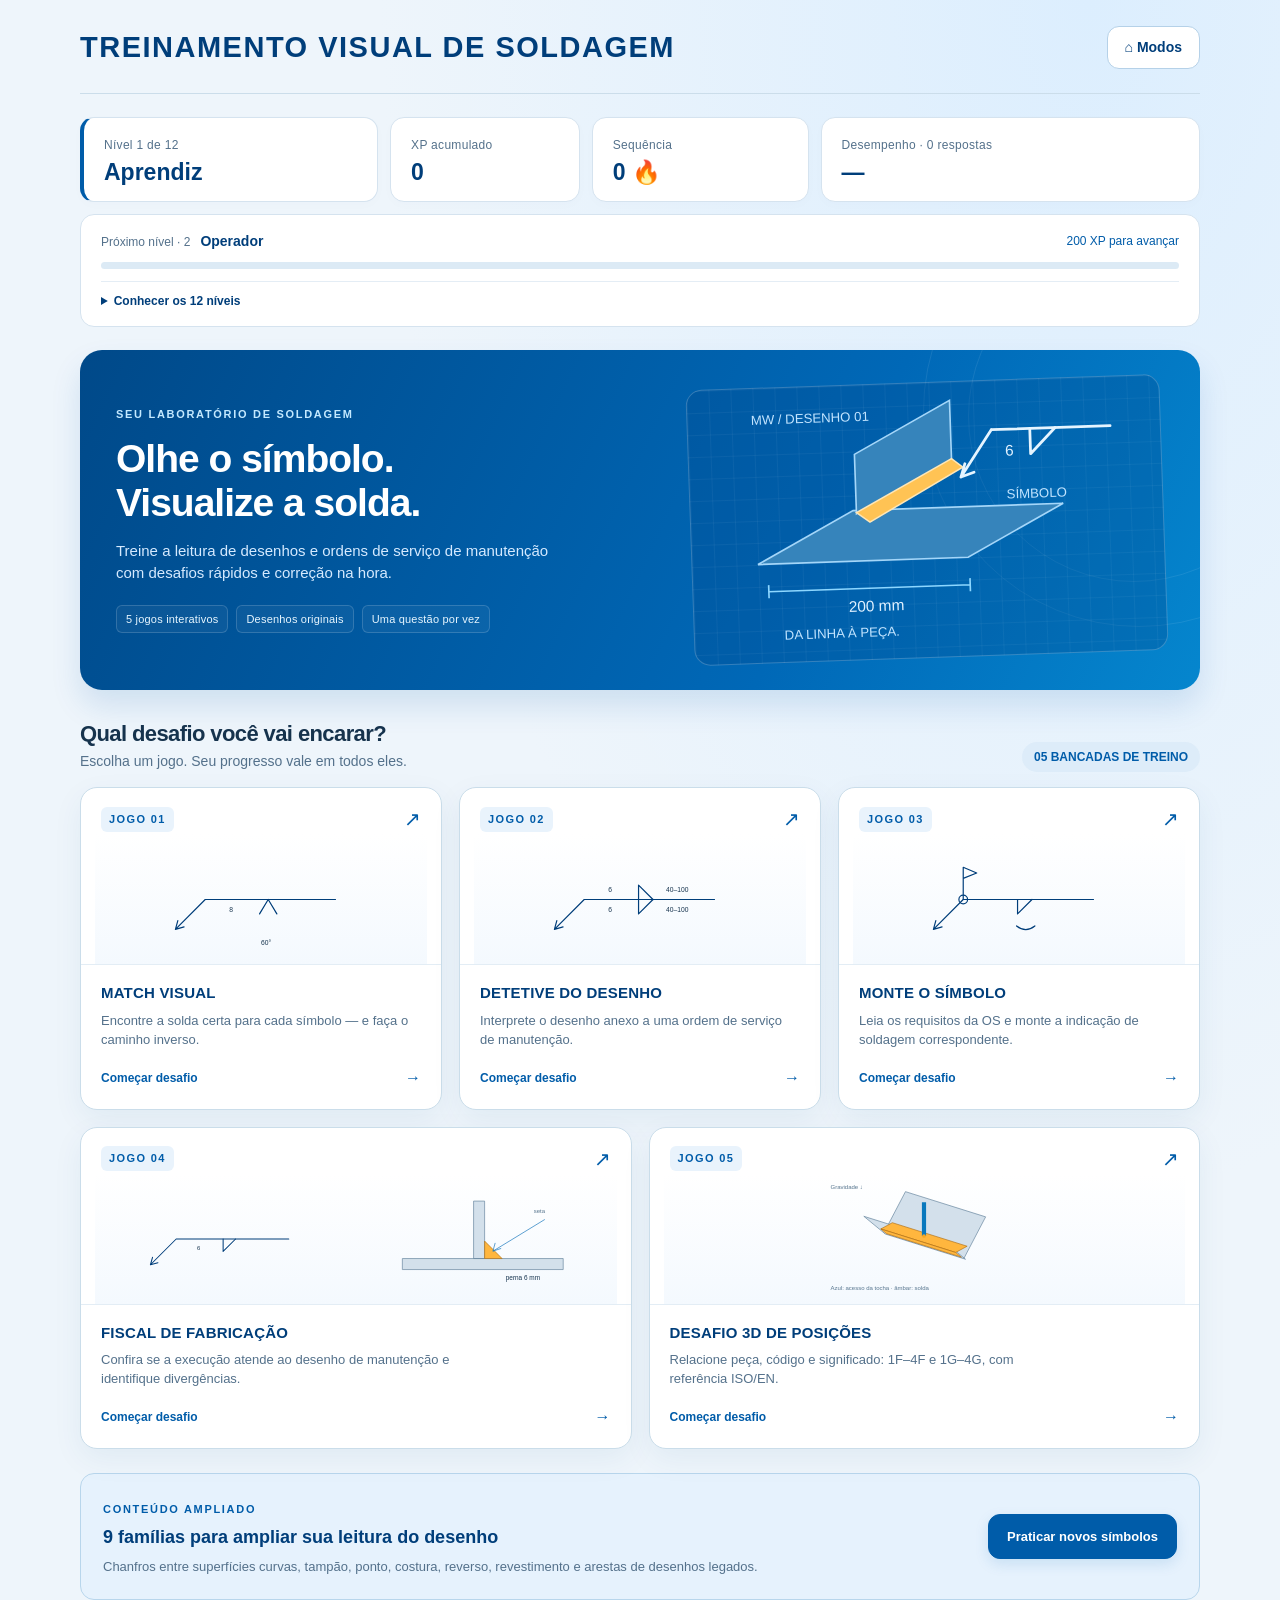
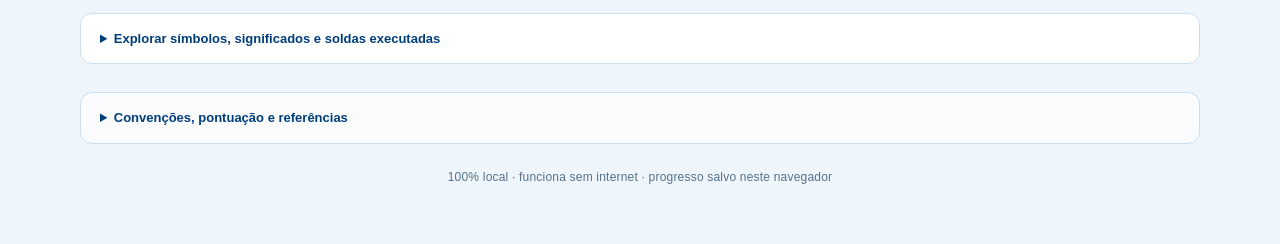
<file: work/before-five-modes.backup.html>
<!doctype html>
<html lang="pt-BR">
<head>
<meta charset="utf-8"><meta name="viewport" content="width=device-width,initial-scale=1">
<title>TREINAMENTO VISUAL DE SOLDAGEM</title>
<style>
:root{color-scheme:light;--bg:#eef5fb;--panel:#ffffff;--ink:#16334d;--muted:#54718b;--line:#d5e3ef;--hot:#0068b7;--weld:#ffb63e;--good:#087e55;--bad:#b52e3f;--blue:#005ca9;--blue-deep:#003e7a;--blue-soft:#e6f2fd;--shadow:0 10px 30px #174c7810}
*{box-sizing:border-box}
body{margin:0;background:radial-gradient(ellipse at 85% 0,#dceefe 0,transparent 46%),var(--bg);color:var(--ink);font:16px/1.5 "Segoe UI",Arial,sans-serif}
main{max-width:1180px;margin:auto;padding:26px 30px 42px}
header{display:flex;justify-content:space-between;gap:20px;align-items:center;padding:0 0 24px;border-bottom:1px solid #cbddea}
h1{font-size:29px;line-height:1.1;letter-spacing:1.5px;font-weight:900;margin:0;color:var(--blue-deep)}h1 span{color:var(--blue)}
header small{display:block;margin-top:7px;color:var(--muted);font-size:13px}
h2{font-size:27px;line-height:1.25;letter-spacing:-.6px;margin:0 0 16px;font-weight:750}h3{margin:0;font-size:18px;line-height:1.35}p{margin:8px 0 16px}small,.sub{color:var(--muted)}
button,select{font:inherit;color:inherit;background:var(--panel);border:1px solid #bed4e6;border-radius:12px;padding:12px 18px;cursor:pointer;transition:background .18s,border-color .18s,box-shadow .18s,transform .18s}
button:hover{border-color:var(--blue);background:#f2f8fe;box-shadow:0 3px 12px #0068b715}
button:focus-visible,select:focus-visible{outline:3px solid #249bef;outline-offset:4px}
button:disabled{cursor:default;box-shadow:none;transform:none;opacity:1;color:var(--ink)}
button.primary{background:var(--blue);color:#fff;border-color:var(--blue);font-weight:700;box-shadow:0 5px 14px #0068b722}button.primary:hover{background:var(--blue-deep);border-color:var(--blue-deep)}
#home{font-size:14px;font-weight:650;border-color:#b5d1e8;background:#fff;color:var(--blue-deep);padding:10px 17px}
.stats{display:grid;grid-template-columns:1.1fr .7fr .8fr 1.4fr;gap:12px;margin:23px 0}
.stat{background:var(--panel);padding:14px 20px;border:1px solid var(--line);border-radius:14px;box-shadow:0 3px 12px #16486e04;min-width:0;position:relative;overflow:hidden}
.stat:first-child{border-left:4px solid var(--blue)}.stat small{font-size:12px;letter-spacing:.3px}.stat b{display:block;font-size:23px;line-height:1.25;font-weight:750;color:var(--blue-deep);margin-top:2px}
.eyebrow{text-transform:uppercase;color:var(--blue);letter-spacing:1.7px;font-size:11px;font-weight:800}
.hero{background:linear-gradient(115deg,#004989 0,#0068b7 65%,#0586ce 100%);border-radius:22px;padding:32px 36px;display:grid;grid-template-columns:1.15fr 1fr;gap:28px;align-items:center;overflow:hidden;box-shadow:0 16px 30px #005ca922;position:relative;isolation:isolate;color:#fff}
.hero::before{content:"";position:absolute;width:430px;height:430px;border:1px solid #ffffff15;border-radius:50%;right:-155px;top:-155px;z-index:-1}.hero::after{content:"";position:absolute;width:330px;height:330px;border:1px solid #ffffff15;border-radius:50%;right:-100px;top:-100px;z-index:-1}
.hero .eyebrow{color:#c3e9ff;display:block;margin-bottom:14px}.hero h2{font-size:39px;line-height:1.13;letter-spacing:-1px;max-width:490px;margin-bottom:15px;font-weight:750;color:#fff}.hero p{color:#d5eaff;font-size:15px;max-width:440px;margin-bottom:20px}.hero-tags{display:flex;flex-wrap:wrap;gap:8px}.hero-tags span{border-radius:6px;border:1px solid #ffffff29;color:#e7f6ff;background:#ffffff0b;font-size:11px;padding:5px 9px;letter-spacing:.2px}
.hero-art{border:1px solid #ffffff35;border-radius:16px;background-color:#004b8f55;background-image:linear-gradient(#ffffff0b 1px,transparent 1px),linear-gradient(90deg,#ffffff0b 1px,transparent 1px);background-size:22px 22px;padding:5px;transform:rotate(-2deg);position:relative}.hero-art svg{display:block;width:100%;height:auto}.hero-art text{fill:#e0f1ff}.hero-art .wire{stroke:#e5f4ff}.hero-art .metal{fill:#3684bb;stroke:#a4d6f9}.hero-art .weld{fill:#ffc354;stroke:#ffe6b5}.hero-art .dim{stroke:#8dd7ff}.hero-art .note{fill:#c1e4ff}
.menu-heading{display:flex;align-items:flex-end;justify-content:space-between;gap:16px;margin-top:30px;margin-bottom:15px}.menu-heading h2{font-size:22px;margin:0}.menu-heading p{margin:4px 0 0;font-size:14px;color:var(--muted)}.menu-counter{color:var(--blue);background:#ddecf9;font-size:12px;font-weight:700;padding:6px 12px;border-radius:30px;white-space:nowrap}
.menu{display:grid;grid-template-columns:repeat(6,minmax(0,1fr));gap:17px}
.mode{grid-column:span 2;text-align:left;padding:0;display:flex;flex-direction:column;align-items:stretch;min-width:0;background:#fff;border:1px solid #caddea;border-radius:17px;box-shadow:var(--shadow);overflow:hidden;position:relative}
.mode:nth-child(n+4){grid-column:span 3}.mode:hover{transform:translateY(-4px);border-color:#5ca1d8;box-shadow:0 13px 28px #155e9422;background:#fff}
.mode-head{display:flex;align-items:center;justify-content:space-between;padding:16px 20px 0}.mode-head .num{color:var(--blue);font-size:11px;font-weight:800;letter-spacing:1.4px;background:#e9f3fc;border-radius:6px;padding:4px 8px}.mode-arrow{font-size:20px;color:var(--blue)}
.game-preview{height:130px;overflow:hidden;background:linear-gradient(0deg,#f4f9fe 0,#ffffff 100%);margin:0 14px;display:flex;justify-content:center;align-items:center;color:var(--ink)}
.game-preview>svg{height:125px;width:100%;max-width:290px;display:block}.game-preview.double{gap:4px}.game-preview.double>svg{width:50%;height:108px}.game-preview .note{font-size:13px}.game-preview .wire{stroke:var(--blue-deep)}
.mode-body{border-top:1px solid #e3edf5;padding:18px 20px 19px;display:flex;flex-direction:column;gap:7px;flex:1}.mode h3{color:var(--blue-deep);font-size:15px;letter-spacing:.2px;font-weight:800}.mode small{display:block;font-size:13px;line-height:1.5;color:var(--muted);font-weight:400;max-width:390px}.mode-cta{display:flex;align-items:center;justify-content:space-between;margin-top:9px;font-size:12px;font-weight:750;color:var(--blue)}.mode-cta span:last-child{font-size:16px}
.toolbar{display:flex;justify-content:space-between;align-items:center;gap:12px;flex-wrap:wrap;margin:28px 0 14px}.toolbar small{font-size:12px}.toolbar .eyebrow{background:#dfedfa;border-radius:7px;padding:6px 11px}
.scene{background-color:#fff;background-image:linear-gradient(#0068b705 1px,transparent 1px),linear-gradient(90deg,#0068b705 1px,transparent 1px);background-size:24px 24px;border:1px solid #c8dceb;border-radius:17px;padding:20px;min-width:0;box-shadow:0 5px 20px #19486b06;margin-bottom:20px}
.scene>svg{display:block;width:100%;max-height:315px}.scene h3{font-size:15px;color:var(--blue);margin-bottom:8px}.scene p{font-size:16px}.scene small{font-size:12px}
.choices,.split{display:grid;grid-template-columns:repeat(2,minmax(0,1fr));gap:17px;margin:20px 0}.split{align-items:center}.scene .split{margin:6px 0}.split>div{min-width:0}.split svg{width:100%;display:block}
.choice{padding:15px;text-align:left;position:relative;min-width:0;border:2px solid #d0e0ee;background:#fff;box-shadow:0 3px 14px #1c496b04}.choice:hover:not(:disabled){background:#f3f9ff;border-color:#2284cd;transform:translateY(-2px)}.choice svg{width:100%;display:block;height:192px}.choice .letter{display:inline-block;min-width:29px;text-align:center;border-radius:7px;background:#e6f1fb;color:var(--blue);padding:3px 9px;margin-bottom:8px;font-size:13px;font-weight:800}.choice strong{font-size:13px;display:block;margin-top:8px}.choice.correct{border-color:var(--good);background:#edfbf4;box-shadow:0 0 0 2px #0b915813}.choice.correct strong{color:var(--good)}.choice.wrong{border-color:var(--bad);background:#fff1f3}.choice.wrong strong{color:var(--bad)}
.feedback{border:1px solid #b6dfcb;border-left:5px solid var(--good);background:#f2fbf6;border-radius:14px;padding:23px;margin:24px 0}.feedback.error{border-color:#f0c4cd;border-left-color:var(--bad);background:#fff6f7}.feedback h3{color:var(--good);font-size:20px}.feedback.error h3{color:var(--bad)}.feedback p{max-width:880px}.feedback .compare h3,.feedback>div>div>h3{color:var(--ink);font-size:15px}.feedback svg{max-height:230px;display:block;width:100%}.feedback>.primary{margin-top:12px}
.pills{display:flex;gap:11px;flex-wrap:wrap;margin:18px 0}.pills button{min-width:110px;font-weight:600}.pills .choice .letter{margin:0 6px 0 0}.pills .choice strong{display:inline;margin-left:4px}
.builder{display:grid;grid-template-columns:repeat(3,minmax(0,1fr));gap:17px;background:#fff;border:1px solid var(--line);padding:22px;border-radius:16px;margin:20px 0}.builder label{display:grid;gap:7px;color:#3f6587;font-size:13px;font-weight:650}.builder select{width:100%;color:var(--ink);font-size:15px;background:#f8fbff;border-color:#bfd4e7;min-height:48px}.compare{display:grid;grid-template-columns:1fr 1fr;gap:20px}
svg{overflow:visible;color:var(--ink)}svg text{font-family:"Segoe UI",Arial,sans-serif;fill:var(--ink);font-size:14px}svg .metal{fill:#d3e0eb;stroke:#68869f;stroke-width:1.5}svg .weld{fill:var(--weld);stroke:#ae6d12;stroke-width:1.4}svg .wire{fill:none;stroke:var(--ink);stroke-width:2.5;stroke-linejoin:round;stroke-linecap:round}svg .dim{fill:none;stroke:#1677bc;stroke-width:1.5}svg .note{fill:#56748d;font-size:12px}
.foot{margin-top:24px;font-size:12px;text-align:center;color:var(--muted);letter-spacing:.2px}details{margin-top:28px;border:1px solid #ccdeec;border-radius:12px;padding:15px 19px;background:#ffffffa8;font-size:14px;color:#3e607d}details p{max-width:1000px}summary{cursor:pointer;font-weight:650;color:var(--blue-deep);font-size:13px}details[open] summary{margin-bottom:16px}#reset{font-size:13px;color:var(--bad);border-color:#e6bdc6}a{color:var(--blue);text-underline-offset:3px}.progress{height:6px;background:#dceaf5;border-radius:6px;overflow:hidden;margin-top:12px}.progress i{display:block;height:100%;background:var(--blue)}#toast{color:var(--bad);font-size:14px}#toast:not(:empty){padding:10px 0}
@media(max-width:920px){main{padding:22px}.hero{padding:28px}.hero h2{font-size:34px}.hero-art{transform:none}.stats{grid-template-columns:repeat(4,minmax(0,1fr))}.stat{padding:13px 14px}.stat b{font-size:21px}.mode h3{font-size:14px}.mode-head{padding:14px 15px 0}.mode-body{padding:16px}.game-preview{margin:0 8px}.game-preview>svg{height:115px}}
@media(max-width:720px){main{padding:18px 16px 30px}header{gap:12px;padding-bottom:18px}h1{font-size:25px}header small{font-size:11px}#home{padding:9px 12px;font-size:12px}.stats{grid-template-columns:repeat(2,minmax(0,1fr));gap:9px;margin:17px 0}.stat{padding:11px 14px}.stat b{font-size:21px}.stat small{font-size:11px}.hero{grid-template-columns:1fr;padding:26px;gap:20px;border-radius:17px}.hero h2{font-size:33px;max-width:520px}.hero p{font-size:14px;max-width:100%}.hero-art{max-width:380px;width:100%;justify-self:center}.hero-art svg{max-height:180px}.hero-tags span{font-size:10px}.menu-heading{margin-top:26px}.menu-heading h2{font-size:20px}.menu-heading p{font-size:12px}.menu-counter{font-size:10px;padding:5px 9px}.mode,.mode:nth-child(n+4){grid-column:span 3}.mode:last-child{grid-column:span 6}.mode:last-child .game-preview>svg{max-width:270px}.mode h3{font-size:14px}.mode small{font-size:12px}.game-preview{height:110px}.game-preview>svg{height:103px}.game-preview.double>svg{height:90px}.builder{grid-template-columns:1fr 1fr;padding:17px}.split,.compare{grid-template-columns:1fr}.scene{padding:14px}.split{gap:20px}.choice svg{height:164px}h2{font-size:23px}.toolbar{margin-top:23px}.choices{gap:12px}}
@media(max-width:450px){main{padding:15px 12px 28px}.hero{padding:23px 20px}.hero h2{font-size:30px}.hero-art{max-width:310px}.hero-art svg{max-height:160px}.menu{gap:13px}.mode,.mode:nth-child(n+4){grid-column:span 6}.mode{display:grid;grid-template-columns:105px 1fr;grid-template-rows:auto auto}.mode-head{grid-column:2;grid-row:1;padding:15px 16px 0 0}.game-preview{grid-column:1;grid-row:1/span 2;margin:10px 0 10px 10px;height:100%;align-self:center;background:#f1f7fd;border-radius:10px;min-height:125px}.game-preview>svg{height:auto;width:100%;max-height:135px}.game-preview.double{flex-direction:column;gap:0}.game-preview.double>svg{height:65px;width:100%}.mode-body{grid-column:2;grid-row:2;border:0;padding:10px 16px 15px 12px}.mode h3{font-size:13px}.mode small{font-size:12px}.mode-cta{font-size:11px;margin-top:3px}.menu-counter{display:none}.menu-heading p{max-width:270px}.builder,.choices{grid-template-columns:1fr}.choice svg{height:185px}.feedback{padding:18px}.pills{gap:9px}.pills button{flex:1;min-width:120px}.pills .choice{padding:13px}.stat small{letter-spacing:0}.hero-tags{gap:6px}}
@media(prefers-reduced-motion:reduce){*,*::before,*::after{scroll-behavior:auto!important;transition:none!important;animation:none!important}}

.drawing-note{font-size:13px;color:var(--muted);line-height:1.5;margin:8px 0}.symbol-palette{display:flex;gap:8px;flex-wrap:wrap}.symbol-palette button{padding:7px;width:88px;display:grid;justify-items:center;gap:4px;font-size:12px}.symbol-palette button span{white-space:nowrap}.symbol-palette svg{height:52px;width:100%}.symbol-palette button[aria-pressed="true"]{border-color:var(--blue);background:var(--blue-soft)}

.work-order{margin:0 0 24px;background:#f6faff;border:1px solid #c7ddec;border-left:4px solid var(--blue);border-radius:12px;padding:20px}.os-head{display:flex;justify-content:space-between;gap:16px;align-items:flex-start}.os-head h3{margin:6px 0 0;color:var(--blue-deep);font-size:17px}.os-head .eyebrow{font-size:10px;letter-spacing:1.2px}.os-status{flex-shrink:0;font-size:11px;font-weight:650;background:#e3effb;color:var(--blue-deep);padding:5px 9px;border-radius:6px}.os-data{display:grid;grid-template-columns:1.2fr 1fr 1.2fr;gap:14px;padding:14px 0;margin:12px 0;border-top:1px solid #dbe7f2;border-bottom:1px solid #dbe7f2}.os-data dt{font-size:11px;color:var(--muted);margin-bottom:3px}.os-data dd{font-size:13px;font-weight:600;margin:0;overflow-wrap:anywhere}.os-description h4{font-size:12px;letter-spacing:.2px;color:var(--blue);margin:0 0 5px}.os-description p{font-size:14px;line-height:1.55;margin:0;max-width:1000px}.os-specs h3{font-size:15px}.os-specs ul{padding-left:19px;margin:10px 0 16px}.os-specs li{font-size:14px;line-height:1.55;margin:0 0 10px}.os-specs .os-instruction{font-size:13px;font-weight:600;color:var(--blue);border-top:1px solid var(--line);padding-top:12px;margin-bottom:0}@media(max-width:720px){.os-head{flex-direction:column;gap:8px}.os-data{grid-template-columns:1fr;gap:10px}.work-order{padding:15px}.os-description p{font-size:14px}.os-head h3{font-size:16px}}
.level-progress{grid-column:1/-1;padding:16px 20px;background:#fff;border:1px solid var(--line);border-radius:14px;min-width:0}
.level-progress-head{display:flex;align-items:center;justify-content:space-between;gap:14px}
.level-progress-head>div{display:flex;align-items:baseline;flex-wrap:wrap;gap:6px 10px}
.level-progress-head small{font-size:12px;color:var(--muted)}
.level-progress-head strong{font-size:14px;color:var(--blue-deep)}
.level-progress-head>span{font-size:12px;color:var(--blue);text-align:right}
.level-progress .progress{margin-top:10px;height:7px}
details.level-trail{border:0;border-top:1px solid #e4edf5;border-radius:0;padding:10px 0 0;margin:12px 0 0;background:transparent}
.level-trail summary{font-size:12px}
.rank-grid{list-style:none;padding:0;margin:12px 0 0;display:grid;grid-template-columns:repeat(3,minmax(0,1fr));gap:10px}
.rank-grid li{display:flex;gap:10px;align-items:center;padding:12px;border-radius:9px;border:1px solid var(--line);background:#f7fafd;min-width:0}
.rank-grid li.rank-current{border-color:var(--blue);background:var(--blue-soft)}
.rank-grid li.rank-done{background:#f2fbf6;border-color:#c8e8d7}
.rank-number{color:var(--blue);font-size:13px;font-weight:750;flex-shrink:0}
.rank-grid b{font-size:12px;color:var(--ink);font-weight:650;display:block}
.rank-grid small{font-size:11px;display:block;margin-top:2px}
.rank-mark{margin-left:auto;font-size:13px;color:var(--blue)}
.rank-done .rank-mark{color:var(--good)}
.promotion{padding:12px 15px;background:#e3f1fd;border:1px solid #b1d5ef;color:var(--blue-deep);border-radius:10px;margin-bottom:15px;font-weight:650}
@media(max-width:720px){.rank-grid{grid-template-columns:repeat(2,minmax(0,1fr))}.level-progress{padding:13px 14px}.level-progress-head{align-items:flex-start}.level-progress-head>div{display:grid;gap:3px}}
@media(max-width:450px){.rank-grid{grid-template-columns:1fr}.level-progress-head>span{max-width:120px}.stat b{overflow-wrap:anywhere}}


.max-preview-banner{display:flex;justify-content:space-between;align-items:center;gap:18px;background:#e2f1ff;border:1px solid #a4cde9;border-left:4px solid var(--blue);border-radius:12px;padding:16px 20px;margin-top:22px}.max-preview-banner strong{font-size:13px;color:var(--blue-deep)}.max-preview-banner p{font-size:13px;color:var(--muted);margin:5px 0 0}.max-preview-banner button{font-size:12px;flex-shrink:0}.preview-max-button{font-size:13px;margin-top:14px;color:var(--blue);font-weight:650}@media(max-width:720px){.max-preview-banner{align-items:flex-start;flex-direction:column;padding:15px}.max-preview-banner button{width:100%}}
.position-key{display:flex;gap:9px 20px;flex-wrap:wrap;color:var(--muted);font-size:13px;margin-bottom:18px}.position-key b{color:var(--blue)}
.position-target{display:flex;align-items:center;gap:17px;padding:13px 18px;background:#e9f3fc;border-radius:10px;color:var(--blue-deep);margin-bottom:16px}.position-target>strong{font-size:30px;font-weight:800;flex-shrink:0}.position-target b{font-size:16px}.position-target small{display:block;margin-top:3px;color:var(--muted);font-size:12px}.position-target>span{font-size:14px}
#position-model svg{display:block;width:100%;max-height:320px}
.position-answer-code{font-size:23px;color:var(--blue-deep);display:block!important;margin:3px 0!important}.position-answer-meaning{display:block;font-weight:650;font-size:15px;margin:6px 0}.position-iso{display:block;font-size:12px;color:var(--blue);margin-top:4px}
.position-reference{background:#fff;margin:18px 0;padding:15px 18px}.position-reference summary{font-size:13px}.position-note{font-size:13px!important;line-height:1.5;color:var(--muted)}
.position-table{width:100%;border-collapse:collapse;margin:12px 0;font-size:13px;table-layout:fixed}.position-table caption{text-align:left;font-weight:650;color:var(--blue-deep);padding-bottom:8px}.position-table th,.position-table td{text-align:left;padding:9px 8px;border-bottom:1px solid var(--line);overflow-wrap:anywhere}.position-table thead th{background:var(--blue-soft);font-size:12px;color:var(--blue-deep)}.position-table th:first-child{width:23%}.position-table th:nth-child(2){width:21%}.position-table tbody th{color:var(--blue);font-weight:650}
svg .travel-indicator path{fill:none;stroke:var(--good);stroke-width:3;stroke-linecap:round;stroke-linejoin:round}svg .travel-indicator text{fill:var(--good);font-size:11px;font-weight:650}
@media(max-width:450px){.position-key{font-size:12px;gap:6px 12px}.position-target{padding:12px;gap:12px}.position-target>strong{font-size:26px}.position-target b{font-size:14px}.position-table th,.position-table td{padding:8px 5px;font-size:12px}.position-reference{padding:13px}}

.added-symbol-section{margin-top:24px}.added-symbol-callout{display:flex;justify-content:space-between;align-items:center;gap:20px;padding:22px;border:1px solid #b8d6ec;border-radius:14px;background:#e6f2fd}.added-symbol-callout h3{font-size:18px;color:var(--blue-deep);margin-top:5px}.added-symbol-callout p{font-size:13px;color:var(--muted);max-width:670px;margin-bottom:0}.added-symbol-callout button{flex-shrink:0;font-size:13px}
.added-symbol-library{margin-top:13px;background:#fff}.added-symbol-grid{display:grid;grid-template-columns:repeat(3,minmax(0,1fr));gap:12px;margin-top:18px}.added-symbol-grid button{display:grid;justify-items:center;align-content:start;gap:5px;padding:14px;min-width:0;background:#f8fbff}.added-symbol-grid svg{width:100%;height:76px}.added-symbol-grid b{font-size:14px}.added-symbol-grid small{font-size:11px;color:var(--muted)}.added-symbol-grid button[aria-pressed="true"]{background:#e4f0fb;border-color:var(--blue);box-shadow:0 0 0 1px var(--blue)}
.symbol-study{border-top:1px solid var(--line);margin-top:22px;padding-top:20px}.symbol-study>p{font-size:14px;max-width:900px}.symbol-study h3{color:var(--blue-deep);font-size:18px}.symbol-study h4{font-size:13px;margin:0;color:var(--blue)}.symbol-study svg{width:100%;max-height:280px}.symbol-study>.split{align-items:start}.new-symbol-focus{display:flex;align-items:center;justify-content:space-between;gap:12px;flex-wrap:wrap;padding:10px 14px;background:#e6f1fb;border-radius:9px;margin:16px 0;font-size:13px}.new-symbol-focus button{font-size:12px;padding:7px 11px}.symbol-palette button{width:98px}.symbol-palette button span{white-space:normal;line-height:1.3;text-align:center}
@media(max-width:720px){.added-symbol-callout{align-items:flex-start;flex-direction:column;padding:17px}.added-symbol-grid{grid-template-columns:repeat(2,minmax(0,1fr))}.added-symbol-callout h3{font-size:16px}}@media(max-width:400px){.added-symbol-grid{gap:8px}.added-symbol-grid button{padding:10px}.added-symbol-grid b{font-size:12px}}


.choices .choice svg{height:270px}.choices .choice svg text{font-size:16px}.choices .choice svg .note{font-size:14px}@media(max-width:720px){.choices .choice svg{height:235px}}@media(max-width:450px){.choices .choice svg{height:270px}}
</style>
</head>
<body>
<main><header><div><h1>TREINAMENTO VISUAL DE SOLDAGEM</h1></div><button id="home" type="button">⌂ Modos</button></header><div id="preview-notice" aria-live="polite"></div><div id="stats" class="stats"></div><section id="app"></section><div id="toast" role="status"></div><details><summary>Convenções, pontuação e referências</summary><p>Convenção usada: AWS A2.4, linha de referência única; abaixo = lado da seta, acima = lado oposto. Dimensões em milímetros. Desenhos originais, esquemáticos e sem escala. F = filete; G = solda em chanfro/topo. As posições representam chapas e a orientação em relação à gravidade.</p><p>+20 XP por acerto, com bônus de sequência de até +20. São 12 níveis, de Aprendiz (0 XP) até Referência Técnica (14.500 XP). Consulte a trilha acima para ver todas as faixas. A dificuldade sobe conforme os acertos em cada modo. Erros geram uma questão de reforço sobre o mesmo elemento.</p><p>O triângulo indica filete, não o tipo de junta. A garganta teórica de um filete de pernas iguais a 90° é aproximadamente 0,707 × perna. Face da raiz e ângulo individual de bisel são cotados no detalhe da junta; não possuem um símbolo básico próprio. Passo é a distância entre centros dos trechos.</p><p>Backing (material de apoio) aparece como retângulo; solda de apoio/reverso usa semicírculo aberto; melt-through usa semicírculo preenchido e requer penetração com reforço visível no reverso. Não confundir tamanho efetivo E com profundidade de preparação S em S(E).</p><p>Referências: <a href="https://app.aws.org/mwf/attachments/64/225364/AWSWeldSymbolchart.pdf" target="_blank" rel="noopener">quadro AWS A2.4</a> · <a href="https://contenthub.itwwelding.com/api/public/content/miller-electric-mfg-llc/how-to-guide/52bb4e-welding-symbol-chart.pdf" target="_blank" rel="noopener">Quadro de símbolos AWS/Miller</a> · <a href="https://www.millerwelds.com/-/media/miller-electric/import/posters/file/welding-positions-poster-261666.pdf" target="_blank" rel="noopener">posições — Miller</a> · <a href="https://weldcalc.ssab.com/sisStandards/ISO%206947.pdf" target="_blank" rel="noopener">ISO 6947 — posições e sentidos de avanço</a>. Os símbolos de aresta e canto flangeados da biblioteca são identificados como referências de desenhos legados. Terminologia de estudo; para fabricação, siga a norma e o desenho aplicáveis.</p><button id="reset">Apagar meu progresso</button></details><p class="foot">100% local · funciona sem internet · progresso salvo neste navegador</p></main>
<script>

'use strict';
const $=s=>document.querySelector(s), app=$('#app');
const KEY='moto-work-v1';
if('scrollRestoration' in history)history.scrollRestoration='manual';
let state={xp:0,total:0,right:0,streak:0,master:{},seen:{}},storage=true;
try{const saved=JSON.parse(localStorage.getItem(KEY));if(saved&&typeof saved.xp==='number'&&saved.master&&saved.seen)state={...state,...saved};}catch(e){storage=false;}
let mode=0,q=null,locked=false,retry=null,detect=null,lastId='',serial=0;
const names=['','MATCH VISUAL','DETETIVE DO DESENHO','MONTE O SÍMBOLO','FISCAL DE FABRICAÇÃO','DESAFIO 3D DE POSIÇÕES'];
const levels=['Aprendiz','Operador','Técnico','Profissional','Especialista','Especialista Avançado','Analista de Desenhos','Inspetor de Simbologia','Mestre de Simbologia','Mestre em Manutenção','Mentor Técnico','Referência Técnica'];
const thresholds=[0,200,600,1200,2000,3000,4200,5600,7200,9000,11500,14500];
let previewActive=false,personalProgress=null,maxPreviewFirst=false;
const maxPreviewRequested=typeof location!=='undefined'&&new URLSearchParams(location.search).get('nivel')==='maximo';
function enterMaxPreview(){
  if(!previewActive){
    personalProgress={...state,master:{...state.master},seen:{...state.seen}};
    state={...state,xp:thresholds[thresholds.length-1],total:0,right:0,streak:0,master:{1:44,2:44,3:44,4:44,5:44},seen:{}};
    previewActive=true;
  }
  maxPreviewFirst=true;stats();start(3);
}
function exitMaxPreview(){
  if(!previewActive)return;
  state=personalProgress;
  try{const latest=JSON.parse(localStorage.getItem(KEY));if(latest&&typeof latest.xp==='number'&&latest.master&&latest.seen)state={...state,...latest};}catch(e){}
  personalProgress=null;previewActive=false;maxPreviewFirst=false;
  if(typeof location!=='undefined')try{const url=new URL(location.href);url.searchParams.delete('nivel');history.replaceState(null,'',url.href);}catch(e){}
  menu();
}
function renderPreviewNotice(){
  $('#preview-notice').innerHTML=previewActive?'<div class="max-preview-banner"><div><strong>PRÉVIA · NÍVEL 12 — REFERÊNCIA TÉCNICA</strong><p>14.500 XP demonstrativos · dificuldade máxima. As respostas desta prévia não alteram seu progresso salvo.</p></div><button type="button" id="exit-preview">Voltar ao meu progresso</button></div>':'';
  const back=$('#exit-preview');if(back)back.onclick=exitMaxPreview;
  $('#reset').disabled=previewActive;
}

function levelIndex(xp=state.xp){let i=0;while(i+1<thresholds.length&&xp>=thresholds[i+1])i++;return i;}
function stats(){
  const current=levelIndex(),last=current===levels.length-1,next=thresholds[current+1];
  const percent=last?100:Math.max(0,Math.min(100,100*(state.xp-thresholds[current])/(next-thresholds[current])));
  $('#stats').innerHTML=`<div class="stat"><small>Nível ${current+1} de ${levels.length}</small><b>${levels[current]}</b></div><div class="stat"><small>XP acumulado</small><b>${state.xp}</b></div><div class="stat"><small>Sequência</small><b>${state.streak} 🔥</b></div><div class="stat"><small>Desempenho · ${state.total} respostas</small><b>${state.total?Math.round(100*state.right/state.total)+'%':'—'}</b></div><section class="level-progress" aria-label="Progressão de níveis"><div class="level-progress-head"><div><small>${last?'Trilha concluída':'Próximo nível · '+(current+2)}</small><strong>${last?'Referência Técnica':levels[current+1]}</strong></div><span>${last?(previewActive?'Nível máximo em demonstração':'Maior nível alcançado'):(next-state.xp)+' XP para avançar'}</span></div><div class="progress" role="progressbar" aria-label="Progresso até o próximo nível" aria-valuemin="0" aria-valuemax="100" aria-valuenow="${Math.round(percent)}"><i style="width:${percent.toFixed(2)}%"></i></div><details class="level-trail"><summary>Conhecer os ${levels.length} níveis</summary><ol class="rank-grid">${levels.map((name,i)=>`<li class="${i===current?'rank-current':i<current?'rank-done':'rank-locked'}"${i===current?' aria-current="step"':''}><span class="rank-number">${String(i+1).padStart(2,'0')}</span><span><b>${name}</b><small>${thresholds[i].toLocaleString('pt-BR')} XP · ${i===current?'nível atual':i<current?'alcançado':'a conquistar'}</small></span><span class="rank-mark" aria-hidden="true">${i<current?'✓':i===current?'●':'○'}</span></li>`).join('')}</ol><button type="button" class="preview-max-button" id="preview-max-button">Experimentar o nível máximo</button></details></section>`;
  renderPreviewNotice();
  const previewButton=$('#preview-max-button');if(previewButton)previewButton.onclick=enterMaxPreview;
  if(!storage)$('#toast').textContent='Armazenamento indisponível: o progresso dura enquanto esta página estiver aberta.';
}

const pick=a=>a[Math.floor(Math.random()*a.length)];function shuffle(a){const r=[...a];for(let i=r.length-1;i>0;i--){const j=Math.floor(Math.random()*(i+1));[r[i],r[j]]=[r[j],r[i]];}return r;}
const line=(d,c='wire')=>`<path class="${c}" d="${d}"/>`,txt=(x,y,t,c='')=>`<text x="${x}" y="${y}" class="${c}">${t}</text>`;
function svg(content,label='Desenho técnico',box='0 0 440 240'){return `<svg viewBox="${box}" role="img" aria-label="${label}">${content}</svg>`;}
function save(){try{if(!previewActive)localStorage.setItem(KEY,JSON.stringify(state));}catch(e){storage=false;}stats();}
const grooveNames=['Reto','V','X','Bisel','K','U','Duplo U','J','Duplo J'];
const addedWeldTypes=['V flangeado','Bisel flangeado','Aresta flangeada','Canto flangeado','Tampão','Ponto','Costura','Reverso','Revestimento'];
const addedWeldInfo={
  'V flangeado':{name:'V flangeado',aliases:['Flare-V'],definition:'Solda no encontro de duas superfícies convexas. As curvas do símbolo representam a geometria das peças, não uma preparação em U.',dimensionLabel:'Tamanho efetivo E',sideRule:'seta'},
  'Bisel flangeado':{name:'½ V flangeado',aliases:['Bisel flangeado','Flare-bevel'],definition:'Solda entre uma superfície convexa e outra plana. O símbolo tem uma linha reta e uma curva; não deve ser confundido com a preparação em J.',dimensionLabel:'Tamanho efetivo E',sideRule:'seta'},
  'Aresta flangeada':{name:'Aresta flangeada',aliases:['Flange-edge'],definition:'Indicação de união de duas bordas flangeadas, presente em referências e desenhos legados. Compare o detalhe das chapas dobradas antes de interpretar a solda.',dimensionLabel:'Dimensão da solda de aresta',sideRule:'seta',legacy:true},
  'Canto flangeado':{name:'Canto flangeado',aliases:['Flange-corner'],definition:'Indicação de união entre uma borda flangeada e outra reta, encontrada em desenhos legados. Não é o símbolo de chanfro de meio V flangeado.',dimensionLabel:'Dimensão da solda de aresta',sideRule:'seta',legacy:true},
  'Tampão':{name:'Solda tampão',aliases:['Plug weld'],definition:'O metal preenche um furo na chapa superior para ligá-la à chapa sobreposta. O retângulo também pode representar rasgo; o detalhe circular deste exercício define tampão.',dimensionLabel:'Diâmetro do furo',sideRule:'seta'},
  'Ponto':{name:'Solda a ponto',aliases:['Spot weld'],definition:'Regiões discretas de fusão unem as chapas na interface, sem um furo preenchido. Neste exemplo de resistência, o círculo fica centrado na linha e não distingue lado.',dimensionLabel:'Diâmetro da região fundida',sideRule:'neutro'},
  'Costura':{name:'Solda por costura',aliases:['Seam weld'],definition:'Uma faixa contínua de fusão une as chapas. O círculo com duas linhas paralelas distingue costura de ponto; a linha de referência passa pelo centro neste exemplo.',dimensionLabel:'Largura da solda',sideRule:'neutro'},
  'Reverso':{name:'Solda no reverso',aliases:['Back weld'],definition:'Um passe é executado no lado oposto após a solda principal. O semicírculo aberto também pode indicar solda de apoio; a sequência informada distingue o reverso de outras aplicações.',dimensionLabel:'Sem dimensão neste exemplo',sideRule:'seta'},
  'Revestimento':{name:'Solda de revestimento',aliases:['Surfacing'],definition:'O metal de adição forma uma camada sobre uma superfície. A indicação não solicita a união de duas peças e usa o símbolo abaixo da linha de referência.',dimensionLabel:'Espessura adicionada',sideRule:'seta'}
};
const allWeldFamilies=['Filete',...grooveNames,...addedWeldTypes];
let newSymbolFocus=null;
function addedGlyph(type){
  const paths={
    'V flangeado':'M18 0 Q18 30 -12 30 M24 0 Q24 30 54 30',
    'Bisel flangeado':'M0 0 V34 M8 0 Q8 30 40 30',
    'Aresta flangeada':'M12 0 V16 Q12 32 0 38 M24 0 V16 Q24 32 36 38',
    'Canto flangeado':'M0 0 V38 M12 0 V16 Q12 32 36 38',
    'Tampão':'M0 0 H36 V26 H0 Z',
    'Ponto':'M36 0 A18 18 0 1 1 0 0 A18 18 0 1 1 36 0',
    'Costura':'M36 0 A18 18 0 1 1 0 0 A18 18 0 1 1 36 0 M-7 -9 H43 M-7 9 H43',
    'Reverso':'M0 0 A18 18 0 0 0 36 0',
    'Revestimento':'M0 0 A15 15 0 0 0 30 0 A15 15 0 0 0 60 0'
  };
  return paths[type]?line(paths[type]):null;
}
function addedSymbol(c){
  const type=c.type;if(!addedWeldTypes.includes(type))return null;
  const meta=addedWeldInfo[type],center=meta.sideRule==='neutro';
  const sign=c.side==='oposto'?-1:1;
  let s=line('M42 192 L104 130 H375 M42 192 l5 -18 M42 192 l18 -5');
  if(type==='Reverso'){
    s+=`<g transform="translate(217 130)">${line('M0 30 L18 0 L36 30')}</g><g transform="translate(217 130) scale(1 -1)">${addedGlyph(type)}</g>`;
    s+=txt(24,241,'Semicírculo: executar após a solda principal','note');
  }else{
    s+=`<g transform="translate(217 130) scale(1 ${center?1:sign})">${addedGlyph(type)}</g>`;
    if(c.size!==undefined&&c.size!=='')s+=txt(151,center?162:sign>0?155:114,['V flangeado','Bisel flangeado'].includes(type)?'('+c.size+')':c.size);
  }
  if(c.field)s+=line('M104 130 V63 L132 75 L104 86');
  if(c.all)s+='<circle cx="104" cy="130" r="9" class="wire"/>';
  if(c.count)s+=txt(223,center?185:sign>0?183:78,'('+c.count+')');
  if(c.contour){const cy=130+sign*57;s+=line(c.contour==='Plano'?`M217 ${cy} h38`:c.contour==='Convexo'?`M217 ${cy} Q236 ${cy+sign*14} 255 ${cy}`:`M217 ${cy+sign*8} Q236 ${cy-sign*8} 255 ${cy+sign*8}`);if(c.finish)s+=txt(228,cy+sign*23,c.finish);}
  if(c.tail)s+=line('M375 130 l30 -18 M375 130 l30 18')+txt(326,85,c.tail);
  if(meta.legacy)s+=txt(24,241,'Símbolo de desenho legado · bordas flangeadas','note');
  if(type==='Tampão')s+=txt(24,241,'Detalhe: furo circular na chapa superior','note');
  return svg(s,'Indicação de soldagem com símbolo básico e linha de referência','0 0 440 260');
}
function trainAddedSymbols(type=null){newSymbolFocus=type||'all-new';mode=1;detect=null;retry=null;next();}
function addedSymbolLibrary(){
  return `<section class="added-symbol-section"><div class="added-symbol-callout"><div><span class="eyebrow">Conteúdo ampliado</span><h3>9 famílias para ampliar sua leitura do desenho</h3><p>Chanfros entre superfícies curvas, tampão, ponto, costura, reverso, revestimento e arestas de desenhos legados.</p></div><button type="button" class="primary" id="train-added-all">Praticar novos símbolos</button></div><details class="added-symbol-library"><summary>Explorar símbolos, significados e soldas executadas</summary><div class="added-symbol-grid">${addedWeldTypes.map(type=>`<button type="button" data-symbol-study="${type}" aria-pressed="${type==='Tampão'}">${svg(`<g transform="translate(25 48)">${addedGlyph(type)}</g>`,addedWeldInfo[type].name,'0 0 110 104')}<b>${addedWeldInfo[type].name}</b><small>${addedWeldInfo[type].legacy?'Desenho legado':addedWeldInfo[type].aliases[0]}</small></button>`).join('')}</div><div id="symbol-study-panel"></div></details></section>`;
}
function showAddedSymbolStudy(type){
  const d=addedWeldInfo[type],c={type,side:d.sideRule==='neutro'?'neutro':'seta',...(type==='Reverso'?{}:{size:6})};
  $('#symbol-study-panel').innerHTML=`<div class="symbol-study"><h3>${d.name}${d.legacy?' · referência de desenho legado':''}</h3><p>${d.definition}</p><div class="split"><div><h4>Indicação de soldagem</h4>${symbol(c)}</div><div><h4>Representação da execução</h4>${cut(c)}</div></div><button type="button" class="primary" id="train-added-one">Treinar este símbolo</button></div>`;
  app.querySelectorAll('[data-symbol-study]').forEach(b=>b.setAttribute('aria-pressed',String(b.dataset.symbolStudy===type)));
  $('#train-added-one').onclick=()=>trainAddedSymbols(type);
}
function attachAddedSymbolLibrary(){
  app.insertAdjacentHTML('beforeend',addedSymbolLibrary());
  $('#train-added-all').onclick=()=>trainAddedSymbols();
  app.querySelectorAll('[data-symbol-study]').forEach(b=>b.onclick=()=>showAddedSymbolStudy(b.dataset.symbolStudy));
  showAddedSymbolStudy('Tampão');
}
function installAddedWeldCases(){
  for(const type of addedWeldTypes){
    const others=shuffle(addedWeldTypes.filter(t=>t!==type)).slice(0,3);
    add('adicionado-tipo-'+type,0,'Qual execução corresponde ao símbolo?',()=>symbol({type}),type,[type,...others],addedWeldInfo[type].definition,'cut');
    Object.assign(bank[bank.length-1],{added:true,targetType:type});
    if(type==='Reverso')continue;
    for(const size of [4,6,8]){
      const c={type,size,side:addedWeldInfo[type].sideRule==='neutro'?'neutro':'seta'};
      pairCase('adicionado-'+type+'-'+size,0,c,[{...c,size:size+2},{type:others[0],size,side:'seta'},{type:others[1],size,side:'seta'}],`${addedWeldInfo[type].definition} A dimensão solicitada neste exemplo é ${size} mm.`);
      Object.assign(bank[bank.length-1],{added:true,targetType:type});
    }
  }
  pairCase('reverso-apoiometal-melt',0,{type:'Reverso'},[{type:'V',backing:true},{type:'V',melt:true},{type:'V'}],'O semicírculo aberto, com execução após a solda principal, indica solda no reverso. O retângulo é apoio em barra; o semicírculo preenchido é melt-through.');
  Object.assign(bank[bank.length-1],{added:true,targetType:'Reverso'});
}

function specialWeldCut(c={}){
  const supported=['V flangeado','Bisel flangeado','Aresta flangeada','Canto flangeado','Tampão','Ponto','Costura','Reverso','Revestimento'];
  if(!supported.includes(c.type))return null;
  const shape=(d,cls='metal')=>`<path class="${cls}" d="${d}"/>`;
  const arrow=(x,y,fromX=355,fromY=34)=>line(`M${fromX} ${fromY} L${x} ${y} M${x} ${y} l17 -4 M${x} ${y} l5 -16`,'dim')+txt(fromX-24,fromY-10,'seta','note');
  const mirror=content=>`<g transform="translate(0 230) scale(1 -1)">${content}</g>`;
  const dimensionNames={'V flangeado':'E','Bisel flangeado':'E','Aresta flangeada':'dimensão','Canto flangeado':'dimensão',Tampão:'Ø do furo',Ponto:'Ø da região fundida',Costura:'largura',Reverso:'dimensão',Revestimento:'espessura adicionada'};
  let s='',height=270,label='Corte esquemático da união e do metal de adição';
  if(c.type==='V flangeado'){
    const base='<circle class="metal" cx="145" cy="115" r="70"/><circle class="metal" cx="285" cy="115" r="70"/>';
    const weld=shape('M194 65 H236 Q215 80 215 115 Q215 80 194 65 Z','weld');
    s+=txt(28,22,'CORTE TRANSVERSAL','note')+base+(c.side==='oposto'?mirror(weld):weld)+(c.side==='ambos'?mirror(weld):'')+arrow(217,77);
    label='Duas seções arredondadas adjacentes, com metal de adição preenchendo o encontro das superfícies convexas';
  }else if(c.type==='Bisel flangeado'){
    const base='<circle class="metal" cx="160" cy="115" r="65"/>'+shape('M225 35 H252 V195 H225 Z');
    const weld=shape('M202 65 H225 V115 Q225 85 202 65 Z','weld');
    s+=txt(28,22,'CORTE TRANSVERSAL','note')+base+(c.side==='oposto'?mirror(weld):weld)+(c.side==='ambos'?mirror(weld):'')+arrow(221,78);
    label='Uma seção arredondada junto à face plana de uma chapa, com metal de adição no encontro';
  }else if(c.type==='Aresta flangeada'||c.type==='Canto flangeado'){
    const left=shape('M40 162 H159 Q193 162 193 128 V60 H205 V128 Q205 174 159 174 H40 Z');
    const right=c.type==='Aresta flangeada'?shape('M390 162 H271 Q237 162 237 128 V60 H225 V128 Q225 174 271 174 H390 Z'):shape('M225 60 H237 V184 H225 Z');
    const weld=shape('M193 60 Q215 39 237 60 L225 69 H205 Z','weld');
    const content=left+right+weld;
    s+=txt(28,22,'CORTE TRANSVERSAL','note')+(c.side==='oposto'?mirror(content):content)+arrow(216,63);
    label=c.type==='Aresta flangeada'?'Duas bordas de chapas dobradas para a mesma direção e unidas nas extremidades':'Uma borda dobrada e uma borda reta de chapas adjacentes, unidas nas extremidades';
  }else if(c.type==='Tampão'){
    let section=shape('M45 116 H395 V148 H45 Z')+shape('M45 84 H198 L207 116 H45 Z M242 84 H395 V116 H233 Z')+shape('M198 84 H242 L233 116 Q220 127 207 116 Z','weld');
    s+=txt(28,22,'CORTE PELO CENTRO','note')+(c.side==='oposto'?mirror(section):section)+arrow(221,88);
    s+=txt(28,208,'VISTA SUPERIOR','note')+shape('M60 220 H380 V294 H60 Z');
    const count=Math.max(1,Math.min(5,Math.round(+c.count||3)));
    for(let i=0;i<count;i++)s+=`<circle class="weld" cx="${count===1?220:95+i*250/(count-1)}" cy="257" r="16"/>`;
    height=340;label='Chapas sobrepostas com furo atravessando a chapa superior e preenchido por metal de adição, com vista superior';
  }else if(c.type==='Ponto'){
    let section=shape('M45 85 H395 V115 H45 Z M45 115 H395 V145 H45 Z')+'<ellipse class="weld" cx="220" cy="115" rx="24" ry="14"/>';
    s+=txt(28,22,'CORTE PELO CENTRO','note')+section+arrow(220,108);
    s+=txt(28,208,'VISTA SUPERIOR · FUSÃO INTERNA','note')+shape('M60 220 H380 V294 H60 Z');
    const count=Math.max(1,Math.min(5,Math.round(+c.count||3)));
    for(let i=0;i<count;i++)s+=`<circle cx="${count===1?220:95+i*250/(count-1)}" cy="257" r="13" fill="var(--weld)" fill-opacity=".58" stroke="var(--blue)" stroke-width="1.5" stroke-dasharray="4 3"/>`;
    height=340;label='Duas chapas sobrepostas, sem furo, unidas por regiões circulares discretas de fusão na interface';
  }else if(c.type==='Costura'){
    let section=shape('M45 85 H395 V115 H45 Z M45 115 H395 V145 H45 Z')+'<ellipse class="weld" cx="220" cy="115" rx="24" ry="14"/>';
    s+=txt(28,22,'CORTE TRANSVERSAL','note')+section+arrow(220,108);
    s+=txt(28,208,'VISTA SUPERIOR · FUSÃO INTERNA','note')+shape('M60 220 H380 V294 H60 Z');
    s+=`<path d="M85 247 H355 V267 H85 Z" fill="var(--weld)" fill-opacity=".65" stroke="var(--blue)" stroke-width="1.5" stroke-dasharray="4 3"/>`;
    if(c.length)s+=txt(260,315,'L = '+c.length+' mm');
    height=340;label='Duas chapas sobrepostas unidas por uma faixa contínua de fusão ao longo da junta, com vista superior';
  }else if(c.type==='Reverso'){
    const plates=shape('M40 65 H169 L205 146 V165 H40 Z M390 65 H261 L225 146 V165 H390 Z');
    const main=shape('M169 65 H261 L225 146 V165 H205 V146 Z','weld');
    const back=shape('M193 165 Q215 191 237 165 Q215 156 193 165 Z','weld');
    const content=plates+main+back;
    s+=txt(28,22,'CORTE · PASSES INDICADOS POR 1 E 2','note')+(c.side==='oposto'?mirror(content):content)+txt(206,c.side==='oposto'?145:98,'1')+txt(245,c.side==='oposto'?48:190,'2')+arrow(218,177,355,208);
    label='Junta em chanfro com solda principal e um passe adicional no lado oposto da raiz, sem barra de apoio';
  }else if(c.type==='Revestimento'){
    s+=txt(28,22,'CORTE TRANSVERSAL','note')+shape('M45 120 H395 V157 H45 Z');
    s+=shape('M45 120 V105 Q65 91 85 105 Q105 91 125 105 Q145 91 165 105 Q185 91 205 105 Q225 91 245 105 Q265 91 285 105 Q305 91 325 105 Q345 91 365 105 Q380 95 395 105 V120 Z','weld')+arrow(260,106);
    s+=txt(28,208,'VISTA SUPERIOR','note')+shape('M60 220 H380 V294 H60 Z');
    for(let y=230;y<290;y+=15)s+=shape(`M70 ${y} Q85 ${y-3} 100 ${y} H370 V${y+11} H70 Z`,'weld');
    height=340;label='Uma única chapa com camada de metal adicionado sobre sua superfície, sem ligação entre duas peças';
  }
  if(c.type!=='Reverso'&&c.size!==undefined&&c.size!=='')s+=txt(28,height-13,(c.designation||dimensionNames[c.type])+' = '+c.size+' mm');
  if(c.type!=='Reverso'&&c.size!==undefined&&c.size!=='')label+='; '+(c.designation||dimensionNames[c.type])+' '+c.size+' milímetros';
  const result=svg(s,label,`0 0 440 ${height}`);
  return result+(c.execution?`<div class="drawing-note">${c.field?'Em campo':'Em oficina'} · ${c.finish?'Método '+c.finish:'Sem método indicado'}</div>`:'');
}

const specialWeldDefaults={
  'V flangeado':{dimensionLabel:'Tamanho efetivo E',definition:'União entre duas superfícies curvas convexas.',joint:'Superfícies curvas',sideRule:'selectable',sizes:[3,4,5,6],asset:'Guia de transferência · GT-214',part:'Ligação entre perfis conformados'},
  'Bisel flangeado':{dimensionLabel:'Tamanho efetivo E',definition:'União entre uma superfície curva convexa e uma superfície plana.',joint:'Curva/plano',sideRule:'selectable',sizes:[3,4,5,6],asset:'Transportador de peças · TP-202',part:'Fixação de perfil conformado à chapa-base'},
  'Aresta flangeada':{dimensionLabel:'Tamanho da solda de aresta',definition:'União de duas bordas flangeadas, representada por símbolo de desenho legado.',joint:'Borda',sideRule:'seta',sizes:[2,3,4],legacy:true,asset:'Calha de transferência · CT-118',part:'União das bordas de fechamento'},
  'Canto flangeado':{dimensionLabel:'Tamanho da solda de aresta',definition:'União de uma borda flangeada com outra peça, representada por símbolo de desenho legado.',joint:'Canto',sideRule:'seta',sizes:[2,3,4],legacy:true,asset:'Caixa de proteção · CP-106',part:'União do fechamento lateral'},
  'Tampão':{dimensionLabel:'Diâmetro do furo',definition:'Preenchimento de um furo para unir duas peças sobrepostas.',joint:'Sobreposta',sideRule:'selectable',sizes:[6,8,10],asset:'Suporte de guia · SG-306',part:'Ligação da chapa de reposição'},
  'Ponto':{dimensionLabel:'Diâmetro do ponto',definition:'Ligação localizada por um ponto de solda, sem furo de tampão.',joint:'Sobreposta',sideRule:'neutro',sizes:[4,6,8],asset:'Painel de fechamento · PF-302',part:'Ligação das chapas de fechamento'},
  'Costura':{dimensionLabel:'Largura da costura',definition:'Ligação por uma faixa de solda, distinta de pontos isolados.',joint:'Sobreposta',sideRule:'neutro',sizes:[3,4,5],asset:'Calha de alimentação · CA-410',part:'Ligação longitudinal das chapas'},
  'Reverso':{dimensionLabel:'',definition:'Solda realizada no reverso após a solda principal; não é material de apoio.',joint:'Topo',sideRule:'oposto',sizes:[],asset:'Mesa de transferência · MT-206',part:'Recomposição da chapa de ligação'},
  'Revestimento':{dimensionLabel:'Espessura da camada',definition:'Deposição de uma camada de solda sobre uma superfície, sem unir duas peças.',joint:'Superfície',sideRule:'seta',sizes:[2,3,4],asset:'Mesa de apoio · MA-311',part:'Superfície de contato da chapa'}
};
let specialOrderCount=0;
function isSpecialWeld(c){return !!c&&Object.prototype.hasOwnProperty.call(specialWeldDefaults,c.type);}
function specialWeldMetadata(type){
  const base=specialWeldDefaults[type];
  return {...base,...(typeof addedWeldInfo!=='undefined'?addedWeldInfo[type]||{}:{})};
}
function specialWeldTypes(){return Object.keys(specialWeldDefaults);}
function chooseSpecialWeld(){return !retry&&Math.random()<.34;}
function specialConfig(type=pick(specialWeldTypes())){
  const m=specialWeldMetadata(type);
  const c={special:true,type,joint:m.joint,side:m.sideRule==='neutro'?'neutro':'seta',field:false,all:false,finish:'',contour:''};
  if(m.sizes.length)c.size=pick(m.sizes);
  return c;
}
function specialRetryConfig(c){
  const copy={...c},sizes=specialWeldMetadata(c.type).sizes;
  if(sizes.length>1)copy.size=pick(sizes.filter(n=>n!==c.size));
  return copy;
}
function specialOrder(c){
  if(c.specialOrder)return c.specialOrder;
  const m=specialWeldMetadata(c.type),number=String(++specialOrderCount).padStart(4,'0');
  const task=m.legacy?'Interpretar o desenho de manutenção legado e identificar a indicação original da ligação no detalhe A. A análise deve considerar a geometria representada, sem substituir o símbolo por outro de aparência semelhante.':c.type==='Revestimento'?'Interpretar a indicação referente à superfície de contato da chapa no detalhe A e registrar os requisitos de deposição representados.':c.type==='Reverso'?'Interpretar a indicação da ligação de reposição no detalhe A, incluindo a sequência indicada no lado oposto da junta.':'Recompor a ligação do componente de reposição conforme a geometria e a indicação de soldagem do detalhe A do desenho de manutenção.';
  c.specialOrder={id:'OS-ESP-'+number,drawing:'DM-ESP-'+number,revision:m.legacy?'Legado · rev. 01':'02',asset:m.asset,part:m.part,task};
  return c.specialOrder;
}
function specialOrderPanel(c,activity){
  const order=specialOrder(c);
  return `<article class="work-order" aria-label="Ordem de serviço de manutenção simulada"><div class="os-head"><div><span class="eyebrow">Manutenção mecânica · OS simulada</span><h3>${order.id} · ${order.part}</h3></div><span class="os-status">${activity}</span></div><dl class="os-data"><div><dt>Equipamento / TAG</dt><dd>${order.asset}</dd></div><div><dt>Documento de referência</dt><dd>${order.drawing} · ${order.revision} · detalhe A</dd></div><div><dt>Área analisada</dt><dd>Ligação indicada no desenho</dd></div></dl><div class="os-description"><h4>Descrição do serviço solicitado</h4><p>${order.task}</p></div></article>`;
}
function specialTypeDistractors(type){
  const close={
    'V flangeado':['Bisel flangeado','V','U'],
    'Bisel flangeado':['V flangeado','Bisel','J'],
    'Aresta flangeada':['Canto flangeado','V flangeado','Revestimento'],
    'Canto flangeado':['Aresta flangeada','Bisel flangeado','Filete'],
    'Tampão':['Ponto','Costura','Filete'],
    'Ponto':['Costura','Tampão','Filete'],
    'Costura':['Ponto','Tampão','Revestimento'],
    'Reverso':['Tampão','Revestimento','Filete'],
    'Revestimento':['Reverso','Filete','Costura']
  };
  return close[type];
}
function specialSizeOptions(c){
  const sizes=specialWeldMetadata(c.type).sizes;
  return [...new Set([c.size,...sizes,...[2,3,4,5,6,8,10]])].slice(0,4).map(n=>n+' mm');
}
function specialDetective(input){
  if(!detect||!detect.special){
    const c=input||specialConfig(),m=specialWeldMetadata(c.type);
    const shortMeaning=t=>specialWeldMetadata(t).definition.split('. ')[0].replace(/\.$/,'')+'.';
    const meaning=shortMeaning(c.type);
    const meaningOptions=[meaning,...shuffle(specialWeldTypes().filter(t=>t!==c.type)).slice(0,3).map(shortMeaning)];
    const steps=[
      ['Qual tipo de solda a indicação representa?',c.type,[c.type,...specialTypeDistractors(c.type)],m.definition],
      ['Qual interpretação corresponde ao símbolo?',meaning,meaningOptions,'Observe o formato do símbolo e a geometria da ligação no corte.']
    ];
    if(c.size!==undefined)steps.push([`Qual é a dimensão indicada: ${m.dimensionLabel.toLowerCase()}?`,c.size+' mm',specialSizeOptions(c),`A dimensão indicada é ${c.size} mm; neste caso, ela representa ${m.dimensionLabel.toLowerCase()}.`]);
    if(m.sideRule==='neutro')steps.push(['O símbolo centralizado na linha informa qual lado?', 'Sem significado de lado neste exemplo',['Sem significado de lado neste exemplo','Somente o lado da seta','Somente o lado oposto','Ambos os lados'], 'Neste exemplo, o símbolo está centralizado e não distingue lado da seta e lado oposto.']);
    else if(c.type==='Reverso')steps.push(['Qual sequência o desenho indica?', 'Reverso após a solda principal',['Reverso após a solda principal','Apoio em barra antes da solda','Apenas reforço de raiz por melt-through','Somente revestimento superficial'],'O semicírculo aberto representa a solda de reverso; a referência à segunda operação define sua sequência.']);
    else steps.push(['Qual é o lado indicado pela posição do símbolo?', 'seta',['seta','oposto','ambos','Sem significado de lado'], 'O símbolo abaixo da linha de referência indica o lado da seta.']);
    detect={special:true,c,index:0,steps};
  }
  const {c,index,steps}=detect,[prompt,answer,choices,explain]=steps[index];
  q={detect:true,special:true,explain:explain+` Resposta: ${answer}.`,correctVisual:symbol(c)};
  shell(prompt,`${specialOrderPanel(c,'Leitura do desenho anexo')}<div class="split"><div><h3>Detalhe A · geometria</h3>${cut(c)}</div><div><h3>Indicação de projeto</h3>${symbol(c)}</div></div><small>Investigação ${index+1}/${steps.length} · ${specialOrder(c).drawing}</small>`);
  options(shuffle(choices),answer);
}
function specialBuilder(input){
  const c=input||(isSpecialWeld(retry?.config)?specialRetryConfig(retry.config):specialConfig());
  const m=specialWeldMetadata(c.type),typeChoices=['Filete',...grooveNames,...specialWeldTypes()];
  const keys=['type',...(c.size!==undefined?['size']:[]),...(m.sideRule==='selectable'?['side']:[])];
  const sizes=[...new Set([...(m.sizes||[]),3,4,5,6,8,10])].sort((a,b)=>a-b);
  const values={type:typeChoices,size:sizes.map(String),side:['seta','oposto']};
  const fieldLabels={type:'Símbolo básico',size:m.dimensionLabel+' (mm)',side:'Posição na linha de referência'};
  const show=(key,value)=>key==='side'?(value==='seta'?'Abaixo · lado da seta':'Acima · lado oposto'):value;
  const requirements=[`Tipo de indicação: ${c.type}${m.legacy?' · simbologia do desenho legado':''}.`];
  if(c.size!==undefined)requirements.push(`${m.dimensionLabel} = ${c.size} mm${c.type==='V flangeado'||c.type==='Bisel flangeado'?' (E indicado entre parênteses)':''}.`);
  if(m.sideRule==='selectable')requirements.push('Aplicar a indicação ao lado da seta.');
  if(m.sideRule==='neutro')requirements.push('Usar o símbolo centralizado, sem distinção de lado neste exemplo.');
  if(c.type==='Reverso')requirements.push('Solda de reverso após a solda principal em V, conforme a segunda operação indicada.');
  if(c.type==='Revestimento')requirements.push('Deposição sobre a superfície indicada pela seta; não se trata da união de duas peças.');
  q={special:true,config:c,builder:true,correctVisual:symbol(c),explain:''};
  shell('Interprete a OS e monte a indicação correspondente.',`${specialOrderPanel(c,'Interpretação da OS')}<div class="split"><div><h3>Detalhe A · execução solicitada</h3>${cut(c)}</div><section class="os-specs"><h3>Requisitos técnicos</h3><ul>${requirements.map(t=>`<li>${t}</li>`).join('')}</ul><p class="os-instruction">Monte a indicação com os elementos aplicáveis a esta família de solda.</p></section></div>`);
  $('#work').innerHTML=`<div class="symbol-palette" aria-label="Peças dos novos símbolos">${specialWeldTypes().map(t=>`<button type="button" data-special-basic="${t}" aria-pressed="false">${svg(`<g transform="translate(4 48)">${glyph(t)}</g>`,t,'0 0 70 100')}<span>${t}</span></button>`).join('')}</div><div class="builder">${keys.map(key=>`<label>${fieldLabels[key]}<select data-special-field="${key}"><option value="">Escolha…</option>${values[key].map(v=>`<option value="${v}">${show(key,v)}</option>`).join('')}</select></label>`).join('')}</div><h3>Sua montagem</h3><div class="scene" id="special-live"><p class="sub">Escolha o símbolo básico.</p></div><p><button type="button" class="primary" id="special-submit">Conferir montagem</button></p>`;
  const read=()=>{const result={};app.querySelectorAll('[data-special-field]').forEach(el=>result[el.dataset.specialField]=el.value);return result;};
  const mounted=r=>{const result={...c,type:r.type,side:r.side||c.side};delete result.specialOrder;if(r.size)result.size=Number(r.size);return result;};
  const update=()=>{const r=read();$('#special-live').innerHTML=r.type?symbol(mounted(r)):'<p class="sub">Escolha o símbolo básico.</p>';app.querySelectorAll('[data-special-basic]').forEach(b=>b.setAttribute('aria-pressed',String(b.dataset.specialBasic===r.type)));};
  app.querySelectorAll('[data-special-field]').forEach(el=>el.onchange=update);
  app.querySelectorAll('[data-special-basic]').forEach(b=>b.onclick=()=>{app.querySelector('[data-special-field="type"]').value=b.dataset.specialBasic;update();});
  $('#special-submit').onclick=()=>{
    const r=read();if(keys.some(k=>!r[k])){$('#toast').textContent='Escolha todos os elementos antes de conferir.';return;}
    $('#toast').textContent='';
    const errors=keys.filter(k=>r[k]!==String(c[k]));q.mine=symbol(mounted(r));
    q.explain=errors.length?'Revise: '+errors.map(k=>fieldLabels[k]+': '+show(k,String(c[k]))).join('; ')+'.':'A montagem representa corretamente o tipo de solda e os elementos solicitados pela OS.';
    grade(errors.length?'incorreto':'correto',null,[],'correto');
  };
}
function specialInspector(input){
  const c=input||(isSpecialWeld(retry?.config)?specialRetryConfig(retry.config):specialConfig());
  const eligible=['Tipo de solda errado',...(c.size!==undefined?['Dimensão errada']:[])];
  const error=retry?.error&&eligible.includes(retry.error)?retry.error:pick(['Conforme',...eligible]);
  const exec={...c,execution:true};
  if(error==='Tipo de solda errado')exec.type=pick(specialTypeDistractors(c.type));
  if(error==='Dimensão errada')exec.size=pick(specialWeldMetadata(c.type).sizes.filter(s=>s!==c.size));
  q={special:true,config:c,error,phase:0,correctVisual:cut({...c,execution:true}),explain:error==='Conforme'?'A execução corresponde à indicação de soldagem apresentada na OS.':error==='Dimensão errada'?`O tipo de solda corresponde ao desenho, mas a dimensão executada difere dos ${c.size} mm especificados.`:'A execução representa outro tipo de solda; compare o símbolo e a geometria correta abaixo.'};
  shell('O serviço executado corresponde à indicação da OS?',`${specialOrderPanel(c,'Conferência da execução')}<div class="split"><div><h3>Desenho de referência</h3>${symbol(c)}</div><div><h3>Execução</h3>${cut(exec)}</div></div>`);
  $('#work').innerHTML='<div class="pills"><button type="button" id="special-approve">✓ Conforme</button><button type="button" id="special-reject">✕ Há divergência</button></div>';
  $('#special-approve').onclick=()=>grade('Conforme',null,[],error);
  $('#special-reject').onclick=()=>{
    if(error==='Conforme'){grade('divergência',null,[],error);return;}
    q.phase=1;$('#work').innerHTML='<h3>Qual é a divergência exata?</h3><div class="pills" id="special-faults"></div>';
    shuffle(eligible).forEach(value=>{const button=document.createElement('button');button.type='button';button.textContent=value;button.onclick=()=>grade(value,button,[],error);$('#special-faults').append(button);});
  };
}

function glyph(type){const extra=addedGlyph(type);if(extra)return extra;const paths={Filete:'M0 0 V30 L30 0',Reto:'M0 0 V30 M22 0 V30',V:'M0 30 L18 0 L36 30',X:'M0 -28 L36 28 M36 -28 L0 28',Bisel:'M0 0 V30 M0 0 L30 30',K:'M0 -28 V28 M30 -28 L0 0 L30 28',U:'M18 0 V12 M0 42 V30 Q0 12 18 12 Q36 12 36 30 V42','Duplo U':'M18 -12 V12 M0 -42 V-30 Q0 -12 18 -12 Q36 -12 36 -30 V-42 M0 42 V30 Q0 12 18 12 Q36 12 36 30 V42',J:'M0 0 V42 M0 14 Q30 14 30 42','Duplo J':'M0 -42 V42 M0 -14 Q30 -14 30 -42 M0 14 Q30 14 30 42'};return line(paths[type]||paths.Filete);}
function symbol(c={}) {
  if(addedWeldTypes.includes(c.type))return addedSymbol(c);
  const type=c.type||'Filete',side=c.side||'seta',doubled=['X','K','Duplo U','Duplo J'].includes(type);
  let s=line('M42 192 L104 130 H375 M42 192 l5 -18 M42 192 l18 -5');
  if(['Bisel','J','K','Duplo J'].includes(type))s=line('M42 192 L72 162 H85 L104 130 H375 M42 192 l5 -18 M42 192 l18 -5');
  let signs=side==='ambos'?[1,-1]:[side==='oposto'?-1:1];
  if(doubled){s+=`<g transform="translate(217 130)">${glyph(type)}</g>`;signs=[1,-1];}
  for(const sign of signs){
    if(!doubled)s+=`<g transform="translate(217 130) scale(1 ${sign})">${glyph(type)}</g>`;
    if(c.size)s+=txt(154,sign>0?156:115,c.size);
    if(c.length)s+=txt(274,sign>0?156:115,`${c.length}${c.pitch?'–'+c.pitch:''}`);
    if(c.contour){let cy=130+sign*55;
      s+=line(c.contour==='Plano'?`M215 ${cy} h38`:c.contour==='Convexo'?`M215 ${cy} Q234 ${cy+sign*15} 253 ${cy}`:`M215 ${cy+sign*8} Q234 ${cy-sign*8} 253 ${cy+sign*8}`);
      if(c.finish)s+=txt(226,cy+sign*25,c.finish);
    }
  }
  if(c.all)s+='<circle cx="104" cy="130" r="9" class="wire"/>';
  if(c.field)s+=line('M104 130 V63 L132 75 L104 86');
  let suppSign=side==='oposto'?1:-1;
  if(c.backing)s+=`<g transform="translate(217 130) scale(1 ${suppSign})"><rect width="34" height="15" class="wire"/></g>`+(c.removable?txt(228,suppSign>0?143:128,'R'):'');
  if(c.melt)s+=`<g transform="translate(217 130) scale(1 ${suppSign})"><path d="M0 0 A17 17 0 0 0 34 0 Z" fill="currentColor"/></g>`;
  if(c.backWeld)s+=`<g transform="translate(217 130) scale(1 ${suppSign})">${line('M0 0 A17 17 0 0 0 34 0')}</g>`;
  const sign=side==='oposto'?-1:1;
  if(c.root!==undefined&&c.root!=='')s+=txt(229,sign>0?153:115,c.root);
  if(c.angle)s+=txt(220,sign>0?225:43,c.angle+'°');
  if(c.tail)s+=line('M375 130 l30 -18 M375 130 l30 18')+txt(335,87,c.tail);
  return svg(s,'Símbolo de soldagem','0 0 440 260');
}
function cut(c={}) {
  const extra=specialWeldCut(c);if(extra)return extra;
  const type=c.type||'Filete',j=c.joint||(type==='Filete'?'T':'Topo');
  let s='',metal='',weld='',opposite='';
  const contour=(x,y,size,dir=1)=>{
    const a=[x,y-size*dir],b=[x+size,y];
    const face=c.contour==='Convexo'?`Q${x+size*.95} ${y-size*.95*dir} ${b.join(' ')}`:c.contour==='Côncavo'?`Q${x+size*.1} ${y-size*.1*dir} ${b.join(' ')}`:`L${b.join(' ')}`;
    return `<path class="weld" d="M${a.join(' ')} ${face} H${x} Z"/>`;
  };
  if(type==='Filete'){
    let x=214,y=160;
    if(j==='Sobreposta'){x=260;metal='<path class="metal" d="M95 160 H385 V184 H95 Z M35 136 H260 V160 H35 Z"/>';opposite='<path class="weld" d="M95 160 H71 L95 184 Z"/>';}
    else if(j==='Canto'){x=184;metal='<path class="metal" d="M160 160 H385 V184 H160 Z M160 35 H184 V160 H160 Z"/>';}
    else{metal='<path class="metal" d="M35 160 H385 V184 H35 Z M190 35 H214 V160 H190 Z"/>';}
    weld=contour(x,y,38);
    if(!opposite)opposite=`<g transform="translate(${x+190} 0) scale(-1 1)">${weld}</g>`;
    s+=metal;
    if(c.side==='opposto'||c.side==='oposto')s+=opposite;else{s+=weld;if(c.side==='ambos')s+=opposite;}
    s+=line(`M345 75 L${x+18} 144 M${x+18} 144 l18 -6 M${x+18} 144 l5 -18`,'dim')+txt(321,61,'seta','note');
    if(c.size)s+=txt(260,207,'perna '+c.size+' mm');
  }else{
    let left='M35 65 H165 L203 140 V165 H35 Z',right='M385 65 H255 L217 140 V165 H385 Z',w='M165 65 H255 L217 140 V165 H203 V140 Z';
    if(type==='Reto'){left='M35 65 H203 V165 H35 Z';right='M217 65 H385 V165 H217 Z';w='M203 65 H217 V165 H203 Z';}
    if(['Bisel','J','K','Duplo J'].includes(type)){left='M35 65 H203 V165 H35 Z';w='M203 65 H255 L217 140 V165 H203 Z';}
    if(['U','J'].includes(type)){right='M385 65 H255 V102 Q255 140 217 140 V165 H385 Z';if(type==='J')w='M203 65 H255 V102 Q255 140 217 140 V165 H203 Z';else{left='M35 65 H165 V102 Q165 140 203 140 V165 H35 Z';w='M165 65 H255 V102 Q255 140 217 140 V165 H203 V140 Q165 140 165 102 Z';}}
    if(type==='X'||type==='K'){left=type==='K'?'M35 65 H203 V165 H35 Z':'M35 65 H165 L203 115 L165 165 H35 Z';right='M385 65 H255 L217 115 L255 165 H385 Z';w=type==='K'?'M203 65 H255 L217 115 L255 165 H203 Z':'M165 65 H255 L217 115 L255 165 H165 L203 115 Z';}
    if(type==='Duplo U'||type==='Duplo J'){left=type==='Duplo J'?'M35 65 H203 V165 H35 Z':'M35 65 H165 Q165 115 203 115 Q165 115 165 165 H35 Z';right='M385 65 H255 Q255 115 217 115 Q255 115 255 165 H385 Z';w=type==='Duplo J'?'M203 65 H255 Q255 115 217 115 Q255 115 255 165 H203 Z':'M165 65 H255 Q255 115 217 115 Q255 115 255 165 H165 Q165 115 203 115 Q165 115 165 65 Z';}
    if(c.contour==='Convexo'||c.contour==='Côncavo'){
      const cy=c.contour==='Convexo'?43:87;
      w=w.replace(/^M(\d+) 65 H255/,(_,x)=>`M${x} 65 Q${(+x+255)/2} ${cy} 255 65`);
      if(['X','K','Duplo U','Duplo J'].includes(type))w=w.replace(/255 165 H(\d+)/,(_,x)=>`255 165 Q${(+x+255)/2} ${c.contour==='Convexo'?187:143} ${x} 165`);
    }
    let content=`<path class="metal" d="${left}"/><path class="metal" d="${right}"/><path class="weld" d="${w}"/>`;
    if(c.backing)content+='<rect x="170" y="167" width="80" height="14" class="metal"/>';
    if(c.melt)content+='<path class="weld" d="M203 165 Q210 188 217 165 Z"/>';
    if(c.side==='oposto')s+=`<g transform="translate(0 230) scale(1 -1)">${content}</g>`;else s+=content;
    s+=line('M345 22 L240 55 M240 55 l18 -2 M240 55 l8 -16','dim')+txt(326,17,'seta','note');
    if(c.size)s+=txt(35,204,'S = '+c.size+' mm');
    if(c.root!==undefined&&c.root!=='')s+=txt(170,204,'r = '+c.root+' mm');
    if(c.angle)s+=txt(300,204,c.angle+'°');
  }
  if(j==='Borda')s='<path class="metal" d="M160 80 H185 V185 H160 Z M190 80 H215 V185 H190 Z"/><path class="weld" d="M160 80 Q187 50 215 80 Z"/>';
  let height=235;
  if(c.length||c.pitch||c.continuous||c.length===0){
    s+=txt(35,243,'VISTA LONGITUDINAL','note');
    const length=+c.length||40,pitch=+c.pitch||0,scale=pitch?Math.min(2.5,300/(pitch*3.6)):1;
    if(pitch){for(let x=55;x+length*scale<=390;x+=pitch*scale)s+=`<rect class="weld" x="${x}" y="255" width="${length*scale}" height="9"/>`;}
    else s+='<rect class="weld" x="55" y="255" width="320" height="9"/>';
    s+=txt(55,287,pitch?`L = ${length} mm · passo = ${pitch} mm`:'Solda contínua');height=305;
  }
  return svg(s,'Corte da junta e solda executada',`0 0 440 ${height}`)+(c.execution?`<div class="drawing-note">${c.field?'Em campo':'Em oficina'} · ${c.all?'Todo contorno executado':'Extensão da junta indicada'} · ${c.finish?'Método '+c.finish:'Sem método indicado'}</div>`:'');
}
function rootDetail(c={}){
  const r=c.root??3,f=c.face??2,angle=c.angle??60;
  return svg('<path class="metal" d="M30 45 H140 L201 135 V165 H30 Z M410 45 H300 L239 135 V165 H410 Z"/>'+line('M201 176 H239 M201 128 V184 M239 128 V184','dim')+txt(194,205,'r = '+r+' mm')+line('M255 135 H275 M255 165 H275 M270 135 V165','dim')+txt(280,155,'f = '+f+' mm')+line('M150 48 Q220 105 290 48','dim')+txt(202,40,angle+'°')+txt(28,235,'Preparação da junta · cotas em mm · sem escala','note'),'Detalhe cotado da preparação de raiz','0 0 440 250');
}
function filletDetail(c={}){
  const size=c.size||6;
  return svg('<path class="metal" d="M45 160 H370 V185 H45 Z M160 30 H185 V160 H160 Z"/><path class="weld" d="M185 80 L265 160 H185 Z"/>'+line('M185 160 L225 120 M185 80 H280 M265 160 V65 M278 80 V160','dim')+txt(285,128,'z = '+size)+txt(192,135,'a')+txt(45,215,'Filete de pernas iguais · encontro a 90°','note'),'Corte cotado de um filete');
}

function jointDrawing(j){if(j==='Topo')return cut({type:'V'});return cut({type:'Filete',joint:j});}
function position(code,yaw=0){let n=+code[0],f=code[1]==='F',faces=[];const push=(p,cls)=>faces.push({p,cls});const quad=(a,b,c,d,cls='metal')=>push([a,b,c,d],cls);if(f){quad([-75,-5,0],[75,-5,0],[75,70,0],[-75,70,0]);quad([-75,0,0],[75,0,0],[75,0,75],[-75,0,75]);quad([-70,0,0],[70,0,0],[70,20,0],[-70,20,0],'weld');quad([-70,20,0],[70,20,0],[70,0,20],[-70,0,20],'weld');}else{quad([-80,-65,0],[80,-65,0],[80,-6,0],[-80,-6,0]);quad([-80,6,0],[80,6,0],[80,65,0],[-80,65,0]);quad([-80,-6,0],[80,-6,0],[80,6,0],[-80,6,0],'weld');}
let rx=f?(n===1?Math.PI/4:n===4?Math.PI:0):(n===2||n===3?Math.PI/2:n===4?Math.PI:0),ry=n===3?Math.PI/2:0;function rotate(p){let[x,y,z]=p;[y,z]=[y*Math.cos(rx)-z*Math.sin(rx),y*Math.sin(rx)+z*Math.cos(rx)];[x,z]=[x*Math.cos(ry)+z*Math.sin(ry),-x*Math.sin(ry)+z*Math.cos(ry)];let angle=.6+yaw;return [x*Math.cos(angle)-y*Math.sin(angle),x*Math.sin(angle)+y*Math.cos(angle),z];}function proj(p){let[x,y,z]=rotate(p);return [220+x*1.45,150+y*.6-z*1.2];}let s='';faces.sort((a,b)=>a.p.reduce((s,p)=>s+rotate(p)[1],0)-b.p.reduce((s,p)=>s+rotate(p)[1],0));faces.sort((a,b)=>(a.cls==='weld')-(b.cls==='weld'));for(const face of faces)s+=`<polygon class="${face.cls}" points="${face.p.map(p=>proj(p).join(',')).join(' ')}"/>`;let tip=f?[0,12,12]:[0,0,0],from=f?[0,55,55]:[0,0,60];let t=proj(tip),b=proj(from);s+=`<path d="M${b} L${t}" stroke="#0878bd" stroke-width="9"/><circle cx="${t[0]}" cy="${t[1]}" r="4" fill="#f5a623"/>`+txt(18,27,'Gravidade ↓','note')+txt(18,247,'Azul: acesso da tocha · âmbar: solda','note');return svg(s,'Peça orientada, com solda, acesso da tocha e gravidade para baixo','0 0 440 270');}
const codes=['1F','2F','3F','4F','1G','2G','3G','4G'];
const posNames={1:'plana',2:'horizontal',3:'vertical',4:'sobrecabeça'};
const bank=[];
function add(id,tier,prompt,visual,answer,options,explain,kind='text'){bank.push({id,tier,prompt,visual,answer,options,explain,kind});}
for(const type of ['Filete',...grooveNames])add('tipo-'+type,type==='Filete'||type==='V'||type==='Reto'?0:1,'Qual corte corresponde ao tipo de solda deste símbolo?',()=>symbol({type}),type,shuffle(['Filete',...grooveNames].filter(t=>t!==type)).slice(0,3).concat(type),`Compare a geometria do símbolo com a preparação e a seção da solda. A resposta é ${type}.`,'cut');
for(const j of ['Topo','T','Canto','Sobreposta','Borda'])add('junta-'+j,0,'Qual é o tipo de junta representado?',()=>jointDrawing(j),j,['Topo','T','Canto','Sobreposta','Borda'],`É uma junta ${j.toLowerCase()}: observe a disposição das chapas, além do metal de solda.`);
for(const side of ['seta','oposto','ambos'])add('lado-'+side,0,'Em qual lado da junta a solda é indicada?',()=>symbol({side} ),side,['seta','oposto','ambos','sem indicação de lado'],side==='ambos'?'Há símbolos acima e abaixo da linha: solda dos dois lados.':`O símbolo ${side==='seta'?'abaixo':'acima'} da linha indica o lado ${side==='seta'?'da seta':'oposto'}.`);
for(const cont of ['Plano','Convexo','Côncavo'])add('contorno-'+cont,1,'Qual contorno da face é exigido?',()=>symbol({contour:cont}),cont,['Plano','Convexo','Côncavo','não especificado'],`O traço suplementar indica contorno ${cont.toLowerCase()}. Contorno descreve a forma; a letra, quando presente, indica o método de acabamento.`);
for(const [letter,method] of [['G','Esmerilhamento'],['M','Usinagem'],['C','Cinzelamento'],['H','Martelamento'],['R','Laminação'],['U','Não especificado']])add('acab-'+letter,2,'Qual método de acabamento a letra determina?',()=>symbol({contour:'Plano',finish:letter}),method,['Esmerilhamento','Usinagem','Cinzelamento','Martelamento','Laminação','Não especificado'],`A letra ${letter} identifica ${method.toLowerCase()} na convenção AWS.`);
add('campo',1,'O que significa a bandeira no encontro da seta com a linha?',()=>symbol({field:true}),'Solda em campo',['Solda em campo','Todo contorno','Backing','Penetração parcial'],'A bandeira indica soldagem em campo, no local de montagem.');
add('all',1,'O círculo no encontro da seta com a linha indica o quê?',()=>symbol({all:true}),'Todo contorno',['Todo contorno','Solda em campo','Contorno convexo','Solda por pontos'],'O círculo solicita solda ao redor de todo o contorno da junta indicada.');
add('backing',2,'Qual recurso está indicado pelo retângulo no lado oposto?',()=>symbol({type:'V',backing:true}),'Backing',['Backing','Melt-through','Contorno plano','Intermitência'],'O retângulo indica material de apoio na raiz (backing). Não é o semicírculo de solda de apoio/reverso.');
add('melt',2,'Qual exigência é representada pelo semicírculo preenchido?',()=>symbol({type:'V',melt:true}),'Melt-through',['Melt-through','Backing','Solda de apoio','Todo contorno'],'Melt-through exige penetração com reforço de raiz visível no lado oposto. Não confunda com semicírculo aberto de solda de apoio/reverso.');
add('length',1,'Na indicação 40–100 à direita, qual é o comprimento de cada trecho?',()=>symbol({size:6,length:40,pitch:100}),'40 mm',['40 mm','100 mm','60 mm','6 mm'],'O primeiro valor à direita é o comprimento do trecho. O segundo é o passo, medido entre centros.');
add('pitch',1,'Qual é o passo entre centros dos trechos?',()=>symbol({length:40,pitch:100}),'100 mm',['40 mm','100 mm','60 mm','140 mm'],'O passo é 100 mm entre centros; o espaço livre entre trechos de 40 mm é 60 mm.');
add('gap',2,'Qual é o espaço livre entre trechos de 40 mm com passo de 100 mm?',()=>symbol({length:40,pitch:100}),'60 mm',['40 mm','60 mm','100 mm','140 mm'],'Espaço livre = passo − comprimento: 100 − 40 = 60 mm.');
add('continuous',0,'Sem comprimento e passo, esta indicação exige qual distribuição na junta indicada?',()=>symbol({size:6}),'Contínua',['Contínua','Intermitente','Alternada','Apenas nas extremidades'],'Na extensão da junta indicada, a ausência de comprimento e passo corresponde a solda contínua, salvo outra limitação no desenho.');
add('size',0,'O número 6 à esquerda do símbolo de filete representa qual medida?',()=>symbol({size:6}),'Perna',['Perna','Comprimento','Passo','Abertura da raiz'],'Nesta convenção AWS, 6 à esquerda do filete é a dimensão da perna, em milímetros.');
add('throat',1,'No corte, o segmento a representa qual medida?',filletDetail,'Garganta teórica',['Garganta teórica','Perna','Face da raiz','Reforço'],'A garganta teórica é a menor distância da raiz à face teórica plana do filete. Para pernas iguais a 90°, a ≈ 0,707z.');
add('throat-value',2,'Com pernas iguais de 6 mm a 90°, quanto vale aproximadamente a garganta teórica?',filletDetail,'4,24 mm',['3 mm','4,24 mm','6 mm','8,48 mm'],'a = 6 × 0,707 ≈ 4,24 mm para este filete ideal de pernas iguais a 90°.');
for(const [id,prompt,a,options,e] of [['root','Qual é a abertura da raiz r?','3 mm',['2 mm','3 mm','30 mm','60 mm'],'r é o vão entre as faces das duas peças na raiz.'],['face','Qual é a face da raiz f?','2 mm',['2 mm','3 mm','30 mm','60 mm'],'f é a porção não biselada junto à raiz, medida através da espessura.'],['angle','Qual é o ângulo total do chanfro?','60°',['30°','45°','60°','90°'],'O ângulo do chanfro é o ângulo incluído entre as duas faces preparadas.'],['bevel','Neste V simétrico de 60°, qual é o ângulo de cada bisel?','30°',['30°','45°','60°','120°'],'Em preparação V simétrica, os dois biséis contribuem igualmente: 60° ÷ 2 = 30°.']])add(id,1,prompt,rootDetail,a,options,e);
add('penetration',2,'Em 8(10), à esquerda do V, qual é o tamanho efetivo de solda E?',()=>symbol({type:'V',size:'8(10)'}),'10 mm',['8 mm','10 mm','18 mm','2 mm'],'Na notação S(E), S é a profundidade de preparação e E é o tamanho efetivo da solda. Aqui S = 8 e E = 10 mm; o tipo V sozinho não determina penetração total.');
function executionDrawing(c){
  let content=cut(c);
  if(c.showMeta){const extras=[c.field?'Soldagem em campo':'Soldagem em oficina',c.all?'Todo o contorno':'Junta indicada',c.finish?'Acabamento: '+c.finish:'Sem método de acabamento indicado'];
    if(c.removable)extras.push('Apoio removido após soldar');
    content+=`<div class="drawing-note">${extras.join(' · ')}</div>`;
  }
  return content;
}
function pairCase(id,tier,c,alternatives,explain){
  const views=[c,...alternatives];
  bank.push({id:'visual-'+id,tier,kind:'pair',config:c,views,answer:'0',options:['0','1','2','3'],explain});
}
for(const size of [3,4,5,6,8,10]){
  pairCase('perna-'+size,0,{type:'Filete',side:'seta',size},[{type:'Filete',side:'seta',size:size+2},{type:'Filete',side:'oposto',size},{type:'V',size}],`O triângulo abaixo da linha indica filete no lado da seta. A dimensão ${size} à esquerda é a perna em milímetros.`);
}
for(const side of ['seta','oposto','ambos'])for(const size of [4,6,8]){
  const c={type:'Filete',joint:'T',side,size};
  pairCase('lado-'+side+'-'+size,0,c,[{...c,side:side==='seta'?'oposto':'seta'},{...c,side:side==='ambos'?'oposto':'ambos'},{type:'V',side:'seta',size}],`Observe a posição do triângulo: abaixo = seta; acima = oposto; nos dois lados = ambos. Neste caso, a perna é ${size} mm.`);
}
for(const contour of ['Plano','Convexo','Côncavo'])for(const length of [30,40,60]){
  const c={type:'Filete',size:6,side:'seta',contour,length,pitch:100};
  pairCase('contorno-'+contour+'-'+length,1,c,[{...c,contour:contour==='Plano'?'Convexo':'Plano'},{...c,length:length+20},{...c,pitch:0}],`O traço suplementar pede contorno ${contour.toLowerCase()}. À direita, ${length}–100 indica trechos de ${length} mm com passo de 100 mm, medido entre centros.`);
}
for(const length of [20,30,40,50,60]){
  const c={type:'Filete',side:'ambos',size:6,length,pitch:length+60};
  pairCase('intermitente-'+length,1,c,[{...c,pitch:0},{...c,side:'seta'},{...c,length:length+10}],`Há filetes nos dois lados da linha. Cada trecho mede ${length} mm; o passo entre centros é ${length+60} mm.`);
}
for(const type of grooveNames){
  const doubled=['X','K','Duplo U','Duplo J'].includes(type),side=doubled?'ambos':'seta';
  const c={type,side,size:8};
  const other=grooveNames.filter(x=>x!==type);
  pairCase('chanfro-'+type,1,c,[{...c,type:other[0]},{...c,type:other[1]},{type:'Filete',side:'seta',size:8}],`Compare as faces preparadas no corte: esta indicação representa ${type.toLowerCase()}. A posição da linha de referência também faz parte da leitura.`);
}
for(const type of ['V','Bisel','U','J'])for(const supp of ['backing','melt']){
  const c={type,side:'seta',size:8,[supp]:true};
  pairCase(supp+'-'+type,2,c,[{type,side:'seta',size:8,[supp==='backing'?'melt':'backing']:true},{type,side:'seta',size:8},{type:'Filete',side:'seta',size:8}],supp==='backing'?'O retângulo no lado oposto indica material de apoio na raiz. Compare a barra sob a junta com as alternativas.':'O semicírculo preenchido no lado oposto pede melt-through. O corte correspondente mostra reforço de raiz visível no reverso.');
}
for(const [field,all] of [[true,false],[false,true],[true,true]]){
  const c={type:'Filete',size:6,side:'seta',field,all,showMeta:true};
  pairCase('complemento-'+field+'-'+all,1,c,[{...c,field:!field},{...c,all:!all},{...c,field:!field,all:!all}],`${field?'A bandeira determina soldagem em campo.':'Não há bandeira de solda em campo.'} ${all?'O círculo pede todo o contorno.':'Não há indicação de todo o contorno.'}`);
}
add('apoio-removivel',2,'O R dentro do símbolo de backing exige o quê?',()=>symbol({type:'V',backing:true,removable:true}),'Remover o apoio após soldar',['Remover o apoio após soldar','Manter o apoio permanente','Raiz sem abertura','Acabamento por laminação'],'O R dentro do retângulo de backing indica que o material de apoio deve ser removido após a soldagem.');
add('apoio-reverso',2,'Qual elemento é indicado pelo semicírculo aberto no lado oposto?',()=>symbol({type:'V',backWeld:true}),'Solda de apoio ou reverso',['Solda de apoio ou reverso','Melt-through','Backing em barra','Todo o contorno'],'O semicírculo aberto representa solda de apoio ou de reverso. A sequência e as notas do desenho distinguem as duas aplicações.');
add('cauda',1,'Onde aparece a referência ao detalhe B neste símbolo?',()=>symbol({type:'V',tail:'DET. B'}),'Na cauda',['Na cauda','Na raiz do símbolo','Na dimensão da perna','No símbolo de contorno'],'A cauda abriga referências e informações complementares. Aqui ela remete ao detalhe B do desenho.');
for(const size of [4,5,8,10])add('garganta-'+size,2,'Qual é a garganta teórica aproximada deste filete de pernas iguais?',()=>filletDetail({size}),String((size*.707).toFixed(2)).replace('.',',')+' mm',[String((size*.707).toFixed(2)).replace('.',',')+' mm',size+' mm',(size*2)+' mm',(size/2)+' mm'],`Para este encontro a 90°, garganta teórica = ${size} × 0,707 ≈ ${(size*.707).toFixed(2).replace('.',',')} mm.`);
function chooseBank(){
  const stage=difficultyFor(),difficulty=Math.min(2,stage);
  const visualTurn=serial%4!==0;
  let pool=newSymbolFocus?bank.filter(x=>x.added&&x.id!==lastId&&(newSymbolFocus==='all-new'||x.targetType===newSymbolFocus)):bank.filter(x=>x.tier<=difficulty&&x.id!==lastId&&(stage<3||x.tier>=1||x.added)&&(!visualTurn||x.kind==='pair'||x.kind==='cut'));
  if(!pool.length)pool=bank.filter(x=>newSymbolFocus?x.added&&(newSymbolFocus==='all-new'||x.targetType===newSymbolFocus):x.tier<=difficulty);
  const unused=pool.filter(x=>!state.seen[mode+'-'+x.id]);
  const b=pick(unused.length?unused:pool);lastId=b.id;return b;
}
function match(){
  const b=retry?.bank||chooseBank(),inverse=serial%2===0;
  q={bank:b,explain:b.explain};
  if(b.kind==='pair'){
    q.image=true;q.correctVisual=inverse?symbol(b.config):executionDrawing(b.config);
    shell(inverse?'Qual símbolo corresponde a esta execução?':'Qual execução corresponde ao símbolo?',inverse?executionDrawing(b.config):symbol(b.config));
    options(shuffle(b.options),b.answer,key=>inverse?symbol(b.views[+key]):executionDrawing(b.views[+key]));
  }else if(b.kind==='cut'){
    q.image=true;q.correctVisual=inverse?symbol({type:b.answer}):cut({type:b.answer});
    shell(inverse?'Qual símbolo corresponde a esta solda?':b.prompt,inverse?cut({type:b.answer}):b.visual());
    options(shuffle(b.options),b.answer,x=>inverse?symbol({type:x}):cut({type:x}));
  }else{
    q.image=false;q.correctVisual=b.visual();shell(b.prompt,b.visual());
    const distractors=shuffle(b.options.filter(x=>x!==b.answer)).slice(0,3);
    options(shuffle([b.answer,...distractors]),b.answer);
  }
  if(newSymbolFocus){const focus=document.createElement('div');focus.className='new-symbol-focus';focus.innerHTML='<span>Treino: '+(newSymbolFocus==='all-new'?'novos símbolos':addedWeldInfo[newSymbolFocus].name)+'</span><button type="button" id="all-symbol-families">Misturar todas as famílias</button>';app.querySelector('.toolbar').after(focus);$('#all-symbol-families').onclick=()=>{newSymbolFocus=null;retry=null;next();};}
}

function menu(){
  window.scrollTo(0,0);mode=0;locked=false;retry=null;detect=null;stats();
  const heroDrawing=svg(
    '<path class="metal" d="M55 155 L246 155 L334 109 L143 109 Z"/>'+
    '<path class="metal" d="M146 112 L234 66 L234 12 L146 58 Z"/>'+
    '<path class="weld" d="M146 111 L234 65 L244 73 L158 120 Z"/>'+
    line('M271 40 H379 M271 40 L242 82 M242 82 l4 -12 M242 82 l12 -4')+
    line('M306 40 v23 l23 -23')+
    txt(283,64,'6')+
    line('M64 180 H247 M64 174 V186 M247 174 V186','dim')+
    txt(136,201,'200 mm')+
    txt(53,28,'MW / DESENHO 01','note')+
    txt(283,103,'SÍMBOLO','note')+
    txt(77,224,'DA LINHA À PEÇA.','note'),
    'Desenho original de junta em T com filete e indicação de soldagem','0 0 420 240');
  const previews=[symbol({type:'V',size:8,angle:60}),symbol({type:'Filete',side:'ambos',size:6,length:40,pitch:100}),symbol({type:'Filete',field:true,all:true,contour:'Convexo'}),symbol({type:'Filete',size:6})+cut({type:'Filete',size:6}),position('1F',.05)];
  const descriptions=['Encontre a solda certa para cada símbolo — e faça o caminho inverso.','Interprete o desenho anexo a uma ordem de serviço de manutenção.','Leia os requisitos da OS e monte a indicação de soldagem correspondente.','Confira se a execução atende ao desenho de manutenção e identifique divergências.','Relacione peça, código e significado: 1F–4F e 1G–4G, com referência ISO/EN.'];
  app.innerHTML=`<div class="hero"><div><span class="eyebrow">Seu laboratório de soldagem</span><h2>Olhe o símbolo.<br>Visualize a solda.</h2><p>Treine a leitura de desenhos e ordens de serviço de manutenção com desafios rápidos e correção na hora.</p><div class="hero-tags"><span>5 jogos interativos</span><span>Desenhos originais</span><span>Uma questão por vez</span></div></div><div class="hero-art">${heroDrawing}</div></div><div class="menu-heading"><div><h2>Qual desafio você vai encarar?</h2><p>Escolha um jogo. Seu progresso vale em todos eles.</p></div><span class="menu-counter">05 BANCADAS DE TREINO</span></div><div class="menu">${names.slice(1).map((name,i)=>`<button class="mode" data-mode="${i+1}" type="button"><span class="mode-head"><span class="num">JOGO 0${i+1}</span><span class="mode-arrow" aria-hidden="true">↗</span></span><span class="game-preview ${i===3?'double':''}" aria-hidden="true">${previews[i]}</span><span class="mode-body"><h3>${name}</h3><small>${descriptions[i]}</small><span class="mode-cta"><span>Começar desafio</span><span aria-hidden="true">→</span></span></span></button>`).join('')}</div>`;
  app.querySelectorAll('[data-mode]').forEach(b=>b.onclick=()=>start(+b.dataset.mode));
  attachAddedSymbolLibrary();
}

function start(m){newSymbolFocus=null;mode=m;detect=null;retry=null;next();}
function shell(prompt,visual){app.innerHTML=`<div class="toolbar"><span class="eyebrow">${names[mode]} ${retry?'· REFORÇO':''}</span><small>Uma questão por vez</small></div><h2>${prompt}</h2>${visual?`<div class="scene">${visual}</div>`:''}<div id="work"></div><div id="feedback" aria-live="polite"></div>`;}
function options(items,answer,render=x=>x){q.answer=answer;$('#work').innerHTML=`<div class="${q.image?'choices':'pills'}">${items.map((x,i)=>`<button class="choice" data-index="${i}"><span class="letter">${String.fromCharCode(65+i)}</span> ${render(x)}</button>`).join('')}</div>`;app.querySelectorAll('[data-index]').forEach(b=>b.onclick=()=>grade(items[+b.dataset.index],b,items));}
function next(){window.scrollTo(0,0);locked=false;serial++;if(mode===1)match();if(mode===2)detective();if(mode===3)builder();if(mode===4)inspector();if(mode===5)positions();}
let serviceOrderCount=0;
const maintenanceServices={
  T:[
    {asset:'Transportador de correia · TC-204',location:'Conjunto de acionamento',part:'Enrijecedor do suporte do redutor',task:'Substituir o enrijecedor do suporte do redutor e restabelecer sua ligação à chapa-base. A geometria da ligação e os requisitos de soldagem estão definidos no detalhe indicado.'},
    {asset:'Conjunto motobomba · MB-112',location:'Base do acionamento',part:'Nervura de fixação do suporte',task:'Instalar a nervura de reposição na base do suporte do acionamento. Interpretar a indicação de soldagem do desenho de manutenção antes de preencher os requisitos da intervenção.'},
    {asset:'Mesa de transferência · MT-308',location:'Estrutura de apoio',part:'Suporte de guia lateral',task:'Substituir o suporte da guia lateral e recompor sua ligação à base existente. Considerar somente a junta identificada pela seta no detalhe do desenho.'}
  ],
  Canto:[
    {asset:'Transportador de roletes · TR-207',location:'Conjunto da guia lateral',part:'Cantoneira de apoio da guia',task:'Recompor a ligação entre as chapas da cantoneira de apoio substituída. A configuração da junta e a indicação de soldagem devem ser interpretadas a partir do detalhe anexo.'},
    {asset:'Mesa de montagem · MM-105',location:'Suporte auxiliar',part:'Esquadro de posicionamento',task:'Montar o esquadro de reposição no suporte auxiliar. Identificar no desenho os requisitos aplicáveis à união das chapas antes de registrar a indicação simbólica.'}
  ],
  Sobreposta:[
    {asset:'Transportador de peças · TP-306',location:'Guia de transferência',part:'Chapa de reforço do suporte',task:'Instalar a chapa de reforço sobre o suporte existente, mantendo a disposição de montagem representada. Interpretar a indicação de soldagem referente à borda indicada pela seta.'},
    {asset:'Mesa de alimentação · MA-118',location:'Suporte da guia',part:'Chapa de ligação de reposição',task:'Recompor a ligação da chapa de reposição ao suporte da guia. O desenho anexo define a região de união e os requisitos de distribuição da solda.'}
  ],
  Topo:[
    {asset:'Transportador de roletes · TR-309',location:'Suporte da guia de entrada',part:'Segmento de chapa do suporte',task:'Substituir o segmento de chapa do suporte e recompor sua união à peça remanescente. Interpretar a preparação das bordas e os demais elementos da indicação de soldagem do detalhe anexo.'},
    {asset:'Mesa de transferência · MT-208',location:'Conjunto de apoio da guia',part:'Extensão do suporte',task:'Unir a extensão de reposição à chapa do suporte existente. A preparação da junta, as dimensões e os complementos exigidos são os representados no desenho de manutenção.'}
  ]
};
function serviceOrder(c){
  if(c.serviceOrder)return c.serviceOrder;
  const service=pick(maintenanceServices[c.joint]||maintenanceServices.Topo);
  const number=String(++serviceOrderCount).padStart(4,'0');
  c.serviceOrder={...service,id:'OS-MEC-'+number,drawing:'DM-'+number,revision:'02',detail:'A'};
  return c.serviceOrder;
}
function serviceOrderPanel(c,activity){
  const order=serviceOrder(c);
  return `<article class="work-order" aria-label="Ordem de serviço de manutenção simulada"><div class="os-head"><div><span class="eyebrow">Manutenção mecânica · OS simulada</span><h3>${order.id} · ${order.part}</h3></div><span class="os-status">${activity}</span></div><dl class="os-data"><div><dt>Equipamento / TAG</dt><dd>${order.asset}</dd></div><div><dt>Local da intervenção</dt><dd>${order.location}</dd></div><div><dt>Documento de referência</dt><dd>${order.drawing} · rev. ${order.revision} · detalhe ${order.detail}</dd></div></dl><div class="os-description"><h4>Descrição do serviço solicitado</h4><p>${order.task}</p></div></article>`;
}
function serviceRequirements(c){
  const fillet=c.type==='Filete';
  const joint={T:'em T',Canto:'de canto',Sobreposta:'sobreposta',Topo:'de topo'}[c.joint]||c.joint;
  const rows=[
    `Junta ${joint}; ${fillet?'solda de filete':'solda em chanfro '+c.type}; ${fillet?'perna':'profundidade de preparação S'} = ${c.size} mm; ${c.side==='ambos'?'ambos os lados':c.side==='seta'?'lado da seta':'lado oposto à seta'}.`,
    c.length?`Solda intermitente: comprimento de cada trecho L = ${c.length} mm; passo entre centros P = ${c.pitch} mm.`:'Solda contínua em toda a extensão da junta indicada.',
    `${c.contour?'Contorno '+c.contour.toLowerCase():'Contorno não especificado'}; ${c.finish?'acabamento por '+(c.finish==='G'?'esmerilhamento (G)':'usinagem (M)'):'método de acabamento não especificado'}.`
  ];
  const details=[];
  if(c.root)details.push('abertura da raiz r = '+c.root+' mm');
  if(c.angle)details.push('ângulo '+(c.type==='Bisel'||c.type==='K'?'de bisel':'incluído do chanfro')+' = '+c.angle+'°');
  if(c.backing)details.push('material de apoio na raiz (backing)');
  if(c.melt)details.push('melt-through com reforço visível no reverso');
  if(c.field)details.push('soldagem em campo');
  if(c.all)details.push('soldagem em todo o contorno');
  if(details.length)rows.push(details.join('; ')+'.');
  return `<section class="os-specs" aria-label="Requisitos de soldagem da ordem de serviço"><h3>Requisitos técnicos · detalhe ${serviceOrder(c).detail}</h3><ul>${rows.map(x=>`<li>${x}</li>`).join('')}</ul><p class="os-instruction">Sua tarefa: converter os requisitos da OS em uma indicação de soldagem completa.</p></section>`;
}

// Difficulty is earned per mode; a high overall rank never skips a new mode's basics.
function difficultyFor(m=mode) {
  const correct=Math.max(0,Number(state.master[m])||0);
  const earned=correct>=44?5:correct>=28?4:correct>=16?3:correct>=8?2:correct>=4?1:0;
  const xp=Math.max(0,Number(state.xp)||0);
  const rankCap=xp>=9000?5:xp>=4200?4:xp>=2000?3:2;
  return Math.min(earned,rankCap);
}

// Returns a new configuration. Called only for a new question, never on reinforcement.
function upgradeConfig(input,tier) {
  const c={...input};
  if(tier<3)return c;
  const fillet=c.type==='Filete';
  const doubled=['X','K','Duplo U','Duplo J'].includes(c.type);
  c.contour=fillet?pick(['Plano','Convexo','Côncavo']):pick(['Plano','Convexo']);
  c.finish=pick(['G','M']);
  c.field=tier>=4||Math.random()<.6;
  if(fillet) {
    // Both sides remain restricted to an unambiguous T joint.
    if(c.joint==='T'&&tier>=4)c.side='ambos';
    if(tier>=4) {
      c.length=pick(tier>=5?[50,60]:[30,40,50,60]);
      c.pitch=pick(tier>=5?[80,100]:[80,100,120,150]);
    }
    // All-around and an intermittent pattern are trained separately here.
    c.all=c.joint==='T'&&!c.length&&(tier>=5||c.all);
  } else {
    c.root=pick(tier>=5?[3,4]:[2,3,4]);
    c.face=pick([1,2,3]);
    c.length=0;c.pitch=0;c.all=false;
    if(['V','Bisel','X','K'].includes(c.type))c.angle=pick(tier>=5?[60,70]:[45,60,70]);
    else delete c.angle;
    if(!doubled&&c.type!=='Reto') {
      c.backing=Math.random()<.5;
      c.melt=!c.backing;
    } else {c.backing=false;c.melt=false;}
    if(doubled)c.side='ambos';
  }
  if(tier>=5)c.size=pick([4,5,6,8,10]);
  return c;
}

function config() {
  if(previewActive&&maxPreviewFirst){maxPreviewFirst=false;return {type:'V',joint:'Topo',side:'seta',size:8,length:0,pitch:0,contour:'Plano',finish:'G',field:true,all:false,backing:true,melt:false,root:3,face:2,angle:60};}
  const tier = difficultyFor();
  const basic = ['Reto', 'V', 'Bisel'];
  const type = Math.random() < (tier ? .45 : .65) ? 'Filete' : pick(tier ? grooveNames : basic);
  const double = ['X', 'K', 'Duplo U', 'Duplo J'].includes(type);
  const fillet = type === 'Filete';
  const joint = fillet ? pick(['T', 'T', 'Canto', 'Sobreposta']) : 'Topo';
  const c = {
    type, joint,
    side: double ? 'ambos' : joint === 'Canto' || joint === 'Sobreposta' ? 'seta' : pick(['seta', 'oposto', ...(fillet ? ['ambos'] : [])]),
    size: pick(fillet ? [4, 5, 6, 8] : [6, 8, 10]),
    length: fillet && Math.random() < .75 ? pick([30, 40, 50, 60]) : 0,
    pitch: 0,
    contour: fillet ? pick(['Plano', 'Convexo', 'Côncavo']) : (tier ? pick(['Plano', 'Convexo']) : ''),
    finish: '', field: false, all: false, backing: false, melt: false
  };
  if (c.length) c.pitch = pick([80, 100, 120, 150]);
  if (tier && c.contour && Math.random() < .5) c.finish = pick(['G', 'M']);
  if (tier && Math.random() < .35) c.field = true;
  if (tier && fillet && joint === 'T' && Math.random() < .25) c.all = true;
  if (!fillet && tier) {
    c.root = pick([2, 3, 4]);
    c.face = pick([1, 2, 3]);
    if (['V', 'Bisel', 'X', 'K'].includes(type)) c.angle = pick([45, 60, 70]);
    if (!double && type !== 'Reto' && Math.random() < .4) {
      c.backing = Math.random() < .5;
      c.melt = !c.backing;
    }
  }
  return upgradeConfig(c,tier);
}

const fields = {
  type: allWeldFamilies, side: ['seta', 'oposto', 'ambos'],
  size: ['4', '5', '6', '8', '10'], length: ['0', '30', '40', '50', '60'],
  pitch: ['0', '80', '100', '120', '150'], contour: ['Sem contorno', 'Plano', 'Convexo', 'Côncavo'],
  finish: ['Sem método', 'G', 'M'], root: ['2', '3', '4'], angle: ['45', '60', '70'],
  field: ['Não', 'Sim'], all: ['Não', 'Sim'], backing: ['Não', 'Sim'], melt: ['Não', 'Sim']
};
const labels = {
  type: 'Símbolo básico', side: 'Lado da linha', size: 'Dimensão (mm)',
  length: 'Comprimento do trecho (mm)', pitch: 'Passo entre centros (mm)',
  contour: 'Contorno', finish: 'Método de acabamento', root: 'Abertura da raiz (mm)',
  angle: 'Ângulo do chanfro (°)', field: 'Solda em campo', all: 'Todo contorno',
  backing: 'Material de apoio · backing', melt: 'Melt-through'
};
const sideLabels = { seta: 'Abaixo · lado da seta', oposto: 'Acima · lado oposto', ambos: 'Acima e abaixo · ambos' };

function gameplayNumberOptions(value, unit = ' mm') {
  const values = [...new Set([value, Math.max(1, value - 2), value + 2, value + 4])];
  return shuffle(values).slice(0, 4).map(x => x + unit);
}

function detective() {
  if(detect?.special)return specialDetective();
  if(!detect&&!retry&&!maxPreviewFirst&&chooseSpecialWeld())return specialDetective(specialConfig());
  if (!detect) {
    const c = config();
    const fillet = c.type === 'Filete';
    const typeOptions = [c.type, ...shuffle(['Filete', ...grooveNames].filter(x => x !== c.type)).slice(0, 3)];
    const base = [
      ['Qual é o tipo de junta?', c.joint, ['Topo', 'T', 'Canto', 'Sobreposta'], 'Observe a disposição das chapas no corte, e não apenas o metal de adição.'],
      ['Qual tipo de solda o símbolo solicita?', c.type, typeOptions, 'Compare a geometria do símbolo com a preparação da junta.'],
      ['Em qual lado a solda foi indicada?', c.side, ['seta', 'oposto', 'ambos'], 'Abaixo: lado da seta; acima: lado oposto; indicações dos dois lados: ambos.']
    ];
    const extra = [
      [fillet ? 'Qual é a perna do filete?' : 'Qual é a profundidade de preparação S?', c.size + ' mm', gameplayNumberOptions(c.size), fillet ? 'A dimensão à esquerda do triângulo é a perna.' : 'O valor à esquerda do símbolo de chanfro é a profundidade de preparação S, nesta indicação.']
    ];
    if (c.length) {
      extra.push(['Qual é o comprimento de cada trecho?', c.length + ' mm', gameplayNumberOptions(c.length), 'O primeiro valor à direita é o comprimento de cada trecho.']);
      extra.push(['Qual é o passo entre centros?', c.pitch + ' mm', gameplayNumberOptions(c.pitch), 'O segundo valor à direita é o passo, medido entre centros.']);
    } else extra.push(['Qual distribuição foi especificada?', 'Contínua', ['Contínua', 'Intermitente', 'Alternada', 'Apenas nas extremidades'], 'A ausência de comprimento e passo solicita solda contínua na extensão da junta indicada.']);
    if (c.contour) extra.push(['Qual contorno foi especificado?', c.contour, ['Plano', 'Convexo', 'Côncavo', 'Sem contorno'], 'Observe o traço suplementar junto ao símbolo básico.']);
    if (c.finish) extra.push(['Qual método de acabamento foi indicado?', c.finish === 'G' ? 'Esmerilhamento' : 'Usinagem', ['Esmerilhamento', 'Usinagem', 'Cinzelamento', 'Martelamento'], c.finish === 'G' ? 'G indica esmerilhamento.' : 'M indica usinagem.']);
    if (c.root) extra.push(['Qual é a abertura da raiz?', c.root + ' mm', gameplayNumberOptions(c.root), 'A abertura da raiz é o vão entre as faces na raiz da junta.']);
    if (c.type === 'V' && c.face) extra.push(['Qual é a face da raiz f?', c.face + ' mm', gameplayNumberOptions(c.face), 'A face da raiz é a parte não biselada junto à raiz; veja a cota f no detalhe.']);
    if (c.angle) extra.push(['Qual é o ângulo total do chanfro?', c.angle + '°', ['45°', '60°', '70°', '90°'], 'O ângulo do chanfro é o ângulo incluído entre as faces preparadas.']);
    if (c.field) extra.push(['O que a bandeira exige?', 'Solda em campo', ['Solda em campo', 'Backing', 'Melt-through', 'Todo contorno'], 'A bandeira indica soldagem em campo, no local de montagem.']);
    if (c.all) extra.push(['O que o círculo junto à seta exige?', 'Todo contorno', ['Todo contorno', 'Solda em campo', 'Contorno convexo', 'Backing'], 'O círculo solicita solda ao redor de todo o contorno da junta indicada.']);
    if (c.backing || c.melt) extra.push(['Qual complemento foi indicado na raiz?', c.backing ? 'Backing' : 'Melt-through', ['Backing', 'Melt-through', 'Solda de apoio', 'Sem complemento'], c.backing ? 'O retângulo indica material de apoio na raiz.' : 'O semicírculo preenchido exige reforço visível de raiz no reverso.']);
    detect = { c, index: 0, steps: [...base, ...shuffle(extra).slice(0, difficultyFor()>=4?5:difficultyFor()>=3?4:3)] };
  }
  const d = detect, c = d.c;
  const [prompt, answer, opts, explain] = d.steps[d.index];
  q = { explain: explain + ` Resposta: ${answer}.`, correctVisual: symbol(c), detect: true };
  const detail = c.type === 'V' && c.root ? `<details><summary>Ver detalhe da raiz</summary>${rootDetail(c)}</details>` : '';
  shell(prompt, `${serviceOrderPanel(c,'Leitura do desenho anexo')}<div class="split"><div><h3>Desenho da junta</h3>${cut(c)}</div><div><h3>Indicação de projeto</h3>${symbol(c)}</div></div>${detail}<small>Investigação ${d.index + 1}/${d.steps.length} · ${serviceOrder(c).drawing} · detalhe ${serviceOrder(c).detail} · dimensões em mm</small>`);
  options(shuffle(opts), answer);
}

function builder() {
  if(isSpecialWeld(retry?.config))return specialBuilder();
  if(!retry&&!maxPreviewFirst&&chooseSpecialWeld())return specialBuilder(specialConfig());
  const c = retry?.config ? { ...retry.config, size: pick([4, 5, 6, 8, 10].filter(x => x !== retry.config.size)) } : config();
  const fillet = c.type === 'Filete';
  const keys = ['type', 'side', 'size', ...(fillet ? ['length', 'pitch'] : []), 'contour', 'finish', 'field', ...(fillet ? ['all'] : []), ...(!fillet && c.root ? ['root'] : []), ...(!fillet && c.angle ? ['angle'] : []), ...(!fillet && !['X', 'K', 'Duplo U', 'Duplo J'].includes(c.type) ? ['backing', 'melt'] : [])];
  const expected = k => k === 'finish' ? (c.finish || 'Sem método') : k === 'contour' ? (c.contour || 'Sem contorno') : ['field', 'all', 'backing', 'melt'].includes(k) ? (c[k] ? 'Sim' : 'Não') : String(c[k] || 0);
  const format = (key, value) => key === 'side' ? sideLabels[value] : value === '0' && key === 'length' ? 'Contínua na extensão indicada' : value === '0' && key === 'pitch' ? 'Sem passo' : key === 'finish' && value === 'G' ? 'G · Esmerilhamento' : key === 'finish' && value === 'M' ? 'M · Usinagem' : value;
  const situation = serviceRequirements(c);
  q = { config: c, builder: true, explain: '', correctVisual: symbol(c) };
  shell('Interprete a OS e monte a indicação de soldagem.', `${serviceOrderPanel(c,'Interpretação da OS')}<div class="split"><div><h3>Detalhe ${serviceOrder(c).detail} · junta representada</h3>${cut(c)}</div><div>${situation}</div></div>`);
  $('#work').innerHTML = `<div class="symbol-palette" aria-label="Peças do símbolo básico">${fields.type.map(t=>`<button type="button" data-basic="${t}" aria-pressed="false">${svg(`<g transform="translate(4 48)">${glyph(t)}</g>`,t,'0 0 54 100')}<span>${t}</span></button>`).join('')}</div><div class="builder">${keys.map(key => `<label>${key === 'size' ? (fillet ? 'Perna do filete (mm)' : 'Profundidade de preparação S (mm)') : labels[key]}<select data-field="${key}"><option value="">Escolha…</option>${fields[key].map(v => `<option value="${v}">${format(key, v)}</option>`).join('')}</select></label>`).join('')}</div><h3 style="margin-top:24px">Sua montagem em tempo real</h3><div class="scene" id="live"><p class="sub">Escolha o símbolo básico para começar.</p></div><p><button class="primary" id="submit">Conferir montagem</button></p>`;
  app.querySelectorAll('[data-basic]').forEach(b=>b.onclick=()=>{const select=app.querySelector('[data-field="type"]');select.value=b.dataset.basic;select.onchange();app.querySelectorAll('[data-basic]').forEach(x=>x.setAttribute('aria-pressed',String(x===b)));});
  const read = () => { const r = {}; app.querySelectorAll('[data-field]').forEach(s => r[s.dataset.field] = s.value); return r; };
  const toConfig = r => {
    const result = { joint: c.joint };
    for (const [k, v] of Object.entries(r)) result[k] = ['field', 'all', 'backing', 'melt'].includes(k) ? v === 'Sim' : ['size', 'length', 'pitch', 'root', 'angle'].includes(k) ? Number(v) : v === 'Sem método' || v === 'Sem contorno' ? '' : v;
    return result;
  };
  app.querySelectorAll('[data-field]').forEach(s => s.onchange = () => {
    const r = read();
    $('#live').innerHTML = r.type ? symbol(toConfig(r)) : '<p class="sub">Escolha o símbolo básico para começar.</p>';
    app.querySelectorAll('[data-basic]').forEach(b=>b.setAttribute('aria-pressed',String(b.dataset.basic===r.type)));
  });
  $('#submit').onclick = () => {
    const r = read();
    if (Object.values(r).some(v => !v)) { $('#toast').textContent = 'Escolha todas as peças antes de conferir.'; return; }
    $('#toast').textContent = '';
    const errors = keys.filter(k => r[k] !== expected(k));
    q.mine = symbol(toConfig(r));
    q.explain = errors.length ? 'Revise ' + errors.map(k => `${labels[k]}: ${format(k, expected(k))}`).join('; ') + '.' : 'Você combinou corretamente o símbolo, o lado, as dimensões e os complementos solicitados.';
    grade(errors.length ? 'incorreto' : 'correto', null, [], 'correto');
  };
}

function inspector() {
  if(isSpecialWeld(retry?.config))return specialInspector();
  if(!retry&&!maxPreviewFirst&&chooseSpecialWeld())return specialInspector(specialConfig());
  const c = retry?.config ? { ...retry.config, size: pick([4, 5, 6, 8, 10].filter(x => x !== retry.config.size)) } : config();
  const hard = (state.master[mode] || 0) >= 4;
  const fillet = c.type === 'Filete';
  const eligible = ['Dimensão errada'];
  if ((fillet && c.joint === 'T') || (!fillet && ['V', 'Bisel', 'U', 'J'].includes(c.type))) eligible.push('Lado errado');
  if (c.length) eligible.push('Contínua em vez de intermitente', 'Comprimento errado', 'Passo errado');
  if (fillet && c.side === 'seta') eligible.push('Tipo de junta errado');
  if (hard && fillet && c.contour) eligible.push('Contorno errado');
  if (!fillet) eligible.push('Chanfro errado');
  if (hard && c.root) eligible.push('Abertura da raiz errada');
  if (hard && c.angle) eligible.push('Ângulo de chanfro errado');
  if (hard && c.finish) eligible.push('Acabamento incorreto');
  if (hard && c.field) eligible.push('Local de execução errado');
  if (hard && c.all) eligible.push('Todo contorno não executado');
  const error = retry?.error && eligible.includes(retry.error) ? retry.error : pick(['Conforme', 'Conforme', ...eligible]);
  const exec = { ...c, execution: true };
  if (error === 'Lado errado') exec.side = c.side === 'seta' ? 'oposto' : 'seta';
  if (error === 'Dimensão errada') exec.size = c.size === 6 ? 8 : 6;
  if (error === 'Contínua em vez de intermitente') { exec.length = 0; exec.pitch = 0; }
  if (error === 'Comprimento errado') exec.length = c.length === 40 ? 60 : 40;
  if (error === 'Passo errado') exec.pitch = c.pitch === 100 ? 150 : 100;
  if (error === 'Tipo de junta errado') exec.joint = c.joint === 'T' ? 'Sobreposta' : 'T';
  if (error === 'Contorno errado') exec.contour = c.contour === 'Plano' ? 'Convexo' : 'Plano';
  if (error === 'Chanfro errado') {
    const choices = ['X', 'K'].includes(c.type) ? ['X', 'K'] : ['Duplo U', 'Duplo J'].includes(c.type) ? ['Duplo U', 'Duplo J'] : ['U', 'J'].includes(c.type) ? ['U', 'J'] : ['Reto', 'V', 'Bisel'];
    exec.type = pick(choices.filter(t => t !== c.type));
  }
  if (error === 'Abertura da raiz errada') exec.root = c.root === 2 ? 4 : 2;
  if (error === 'Ângulo de chanfro errado') exec.angle = c.angle === 60 ? 45 : 60;
  if (error === 'Acabamento incorreto') exec.finish = c.finish === 'G' ? 'M' : 'G';
  if (error === 'Local de execução errado') exec.field = false;
  if (error === 'Todo contorno não executado') exec.all = false;
  q = {
    config: c, error, phase: 0,
    explain: error === 'Conforme' ? 'A execução coincide com o projeto nos elementos mostrados.' : `A divergência é: ${error.toLowerCase()}. Compare a execução com a referência correta abaixo.`,
    correctVisual: cut({ ...c, execution: true })
  };
  shell('O serviço executado atende à indicação da OS?', `${serviceOrderPanel(c,'Conferência da execução')}<div class="split"><div><h3>Desenho de referência</h3>${symbol(c)}</div><div><h3>Execução</h3>${cut(exec)}</div></div>`);
  $('#work').innerHTML = '<div class="pills"><button id="approve">✓ Conforme</button><button id="reject">✕ Há divergência</button></div>';
  $('#approve').onclick = () => grade('Conforme', null, [], error);
  $('#reject').onclick = () => {
    if (error === 'Conforme') { grade('divergência', null, [], error); return; }
    q.phase = 1;
    $('#work').innerHTML = '<h3>Qual é a divergência exata?</h3><div class="pills" id="faults"></div>';
    const choices = shuffle([error, ...shuffle(eligible.filter(e => e !== error)).slice(0, 4)]);
    choices.forEach(label => {
      const b = document.createElement('button'); b.textContent = label;
      b.onclick = () => grade(label, b, [], error);
      $('#faults').append(b);
    });
  };
}

const positionGlossary={
  '1F':{meaning:'Filete plano',iso:'PA',cue:'A face do filete está voltada para cima, com a junta em calha.'},
  '2F':{meaning:'Filete horizontal',iso:'PB',cue:'O eixo da solda está horizontal no encontro de uma chapa horizontal com outra vertical.'},
  '3F':{meaning:'Filete vertical',iso:null,cue:'O eixo da solda está vertical.'},
  '4F':{meaning:'Filete sobrecabeça',iso:'PD',cue:'A solda é executada pela face inferior da junta, com acesso da tocha por baixo.'},
  '1G':{meaning:'Topo/chanfro plano',iso:'PA',cue:'As chapas estão horizontais e a solda é executada pela face superior.'},
  '2G':{meaning:'Topo/chanfro horizontal',iso:'PC',cue:'As chapas estão verticais e o eixo da solda está horizontal.'},
  '3G':{meaning:'Topo/chanfro vertical',iso:null,cue:'As chapas e o eixo da solda estão na orientação vertical.'},
  '4G':{meaning:'Topo/chanfro sobrecabeça',iso:'PE',cue:'As chapas estão horizontais e a solda é executada pela face inferior.'}
};
const positionVariants=codes.flatMap(code=>code[0]==='3'?[{id:code+'-up',code,travel:'up'},{id:code+'-down',code,travel:'down'}]:[{id:code,code,travel:null}]);
function positionInfo(code,travel=null){
  const base=positionGlossary[code];
  const vertical=code[0]==='3';
  const direction=travel==='up'?'ascendente':travel==='down'?'descendente':'';
  return {...base,code,travel,meaning:base.meaning+(vertical&&direction?' '+direction:''),iso:vertical?(travel==='up'?'PF':travel==='down'?'PG':'PF ↑ / PG ↓'):base.iso};
}
function positionLabel(id,includeCode=true){
  const v=positionVariants.find(v=>v.id===id),d=positionInfo(v.code,v.travel);
  return `${includeCode?`<strong class="position-answer-code">${d.code}</strong>`:''}<span class="position-answer-meaning">${d.meaning}</span><small class="position-iso">ISO/EN · ${d.iso}</small>`;
}
function positionTrainingDrawing(code,yaw=0,travel=null){
  let drawing=position(code,yaw);
  if(code[0]!=='3'||!travel)return drawing;
  const up=travel==='up',end=up?88:183,start=up?183:88;
  const arrow=`<g class="travel-indicator"><path d="M392 ${start} V${end} M386 ${end+(up?10:-10)} L392 ${end} L398 ${end+(up?10:-10)}"/><text x="305" y="46">AVANÇO DA SOLDA</text><text x="305" y="64">${up?'Ascendente ↑':'Descendente ↓'}</text></g>`;
  return drawing.replace('</svg>',arrow+'</svg>').replace('gravidade para baixo','gravidade para baixo e avanço '+(up?'ascendente':'descendente'));
}
function positionReference(){
  return `<details class="position-reference"><summary>Consultar significados · ASME/AWS × ISO/EN</summary><p class="position-note">F = filete · G = solda em topo/chanfro. Compare a orientação com a gravidade; nas verticais, observe também o sentido de avanço.</p><table class="position-table"><caption>Posições básicas em chapas</caption><thead><tr><th scope="col">ASME/AWS</th><th scope="col">ISO/EN</th><th scope="col">Significado</th></tr></thead><tbody>${positionVariants.map(v=>{const d=positionInfo(v.code,v.travel);return `<tr><th scope="row">${d.code}</th><td>${d.iso}</td><td>${d.meaning}</td></tr>`;}).join('')}</tbody></table><p class="position-note">3F e 3G indicam a posição vertical; PF e PG distinguem, respectivamente, o avanço ascendente e descendente. A seta de avanço é diferente da indicação de gravidade e do acesso da tocha.</p></details>`;
}
function positions(){
  const mastery=state.master[mode]||0;
  const code=retry?.code||pick(codes.filter(c=>c!==lastId));lastId=code;
  const travel=code[0]==='3'?(retry?.travel||pick(['up','down'])):null;
  const answer=code+(travel?'-'+travel:'');
  const task=retry?.positionTask??(serial%3);
  const info=positionInfo(code,travel);
  const yaw=pick(difficultyFor()>=3?[-.4,-.25,0,.25,.4]:mastery>=4?[-.35,-.15,.15,.35]:[0,.1]);
  const directionSentence=code[0]==='3'?`${code} sozinho não define a progressão. Nesta figura, a seta de avanço indica soldagem ${travel==='up'?'ascendente':'descendente'}, correspondente a ${info.iso}.`:info.cue;
  q={code,travel,positionTask:task,image:true,explain:`${code} significa ${(code[0]==='3'?positionGlossary[code].meaning:info.meaning).toLowerCase()}${code[0]==='3'?'.':` (ISO/EN ${info.iso}).`} ${directionSentence}`,correctVisual:`<div class="position-correction"><div class="position-target"><strong>${code}</strong><div><b>${info.meaning}</b><small>ISO/EN · ${info.iso}</small></div></div>${positionTrainingDrawing(code,yaw,travel)}</div>`};
  let pool=positionVariants.filter(v=>v.id!==answer&&(mastery<4||v.code[1]===code[1]));
  let distractors=shuffle(pool).slice(0,3);
  if(travel){const opposite=code+(travel==='up'?'-down':'-up');distractors=[positionVariants.find(v=>v.id===opposite),...shuffle(pool.filter(v=>v.id!==opposite)).slice(0,2)];}
  const choices=shuffle([answer,...distractors.map(v=>v.id)]);
  const key='<div class="position-key"><span><b>F</b> · filete</span><span><b>G</b> · topo/chanfro</span><span>Orientação em relação à gravidade</span></div>';
  if(task===0){
    shell(`Qual peça representa ${code} — ${info.meaning.toLowerCase()}?`,`${key}<div class="position-target"><strong>${code}</strong><div><b>${info.meaning}</b><small>ISO/EN · ${info.iso}</small></div></div>`);
    options(choices,answer,id=>{const v=positionVariants.find(v=>v.id===id);return positionTrainingDrawing(v.code,yaw+pick([-.05,0,.05]),v.travel);});
  }else{
    shell(task===1?'Qual posição e significado descrevem esta peça?':`O que significa ${code}${travel?' com avanço '+(travel==='up'?'ascendente':'descendente'):''}?`,`${key}${task===2?`<div class="position-target"><strong>${code}</strong><span>Interprete o número, a letra e a orientação da peça.</span></div>`:''}<div id="position-model">${positionTrainingDrawing(code,yaw,travel)}</div>`);
    options(choices,answer,id=>positionLabel(id,task===1));
    let cameraYaw=yaw;
    const controls=document.createElement('div');controls.className='pills';
    controls.innerHTML='<button type="button" id="rotateLeft" aria-label="Girar câmera à esquerda">↶ Girar vista</button><button type="button" id="rotateRight" aria-label="Girar câmera à direita">Girar vista ↷</button>';
    app.querySelector('.scene').after(controls);
    $('#rotateLeft').onclick=()=>{cameraYaw=Math.max(-.4,cameraYaw-.15);$('#position-model').innerHTML=positionTrainingDrawing(code,cameraYaw,travel);};
    $('#rotateRight').onclick=()=>{cameraYaw=Math.min(.4,cameraYaw+.15);$('#position-model').innerHTML=positionTrainingDrawing(code,cameraYaw,travel);};
  }
  $('#work').insertAdjacentHTML('afterend',positionReference());
}

function grade(answer,button,items,override){if(locked)return;const previousLevel=levelIndex();locked=true;let correct=answer===(override||q.answer);state.total++;if(correct){state.right++;state.streak++;state.xp+=20+Math.min(20,(state.streak-1)*5);state.master[mode]=(state.master[mode]||0)+1;if(q.bank)state.seen[mode+'-'+q.bank.id]=true;}else state.streak=0;save();app.querySelectorAll('#work button,#work select').forEach(b=>b.disabled=true);app.querySelectorAll('[data-index]').forEach(b=>{let val=items[+b.dataset.index];if(val===q.answer){b.classList.add('correct');b.insertAdjacentHTML('beforeend','<strong> ✓ Correta</strong>');}else if(b===button&&!correct){b.classList.add('wrong');b.insertAdjacentHTML('beforeend','<strong> ✕ Sua escolha</strong>');}});let fb=$('#feedback');fb.innerHTML=`<div class="feedback ${correct?'':'error'}">${levelIndex()>previousLevel?`<div class="promotion" role="status">Novo nível alcançado: ${levels[levelIndex()]}!</div>`:''}<h3>${correct?'✓ Acertou!':'✕ Vamos ajustar a leitura.'}</h3><p>${q.explain}</p>${!correct||q.builder||(mode===4&&q.error!=='Conforme')?`<div class="${q.mine?'compare':''}">${q.mine?'<div><h3>Sua montagem</h3>'+q.mine+'</div>':''}<div><h3>${q.builder?'Símbolo correto':'Referência correta'}</h3>${q.correctVisual||''}</div></div>`:''}<button class="primary" id="next">${correct?(q.detect&&detect.index<detect.steps.length-1?'Investigar próximo elemento':'Próximo desafio'):'Praticar este elemento novamente'}</button></div>`;$('#next').onclick=()=>{if(q.detect){if(correct){detect.index++;if(detect.index>=detect.steps.length)detect=null;}retry=correct?null:{detect:true};}else retry=correct?null:{bank:q.bank,config:q.config,code:q.code,travel:q.travel,positionTask:q.positionTask,error:q.error};next();};fb.scrollIntoView({behavior:matchMedia('(prefers-reduced-motion: reduce)').matches?'auto':'smooth',block:'nearest'});}
installAddedWeldCases();
$('#home').onclick=menu;$('#reset').onclick=()=>{if(confirm('Apagar XP, sequência e histórico neste navegador?')){state={xp:0,total:0,right:0,streak:0,master:{},seen:{}};save();menu();}};menu();if(maxPreviewRequested)enterMaxPreview();

</script>
</body>
</html>
</file>
